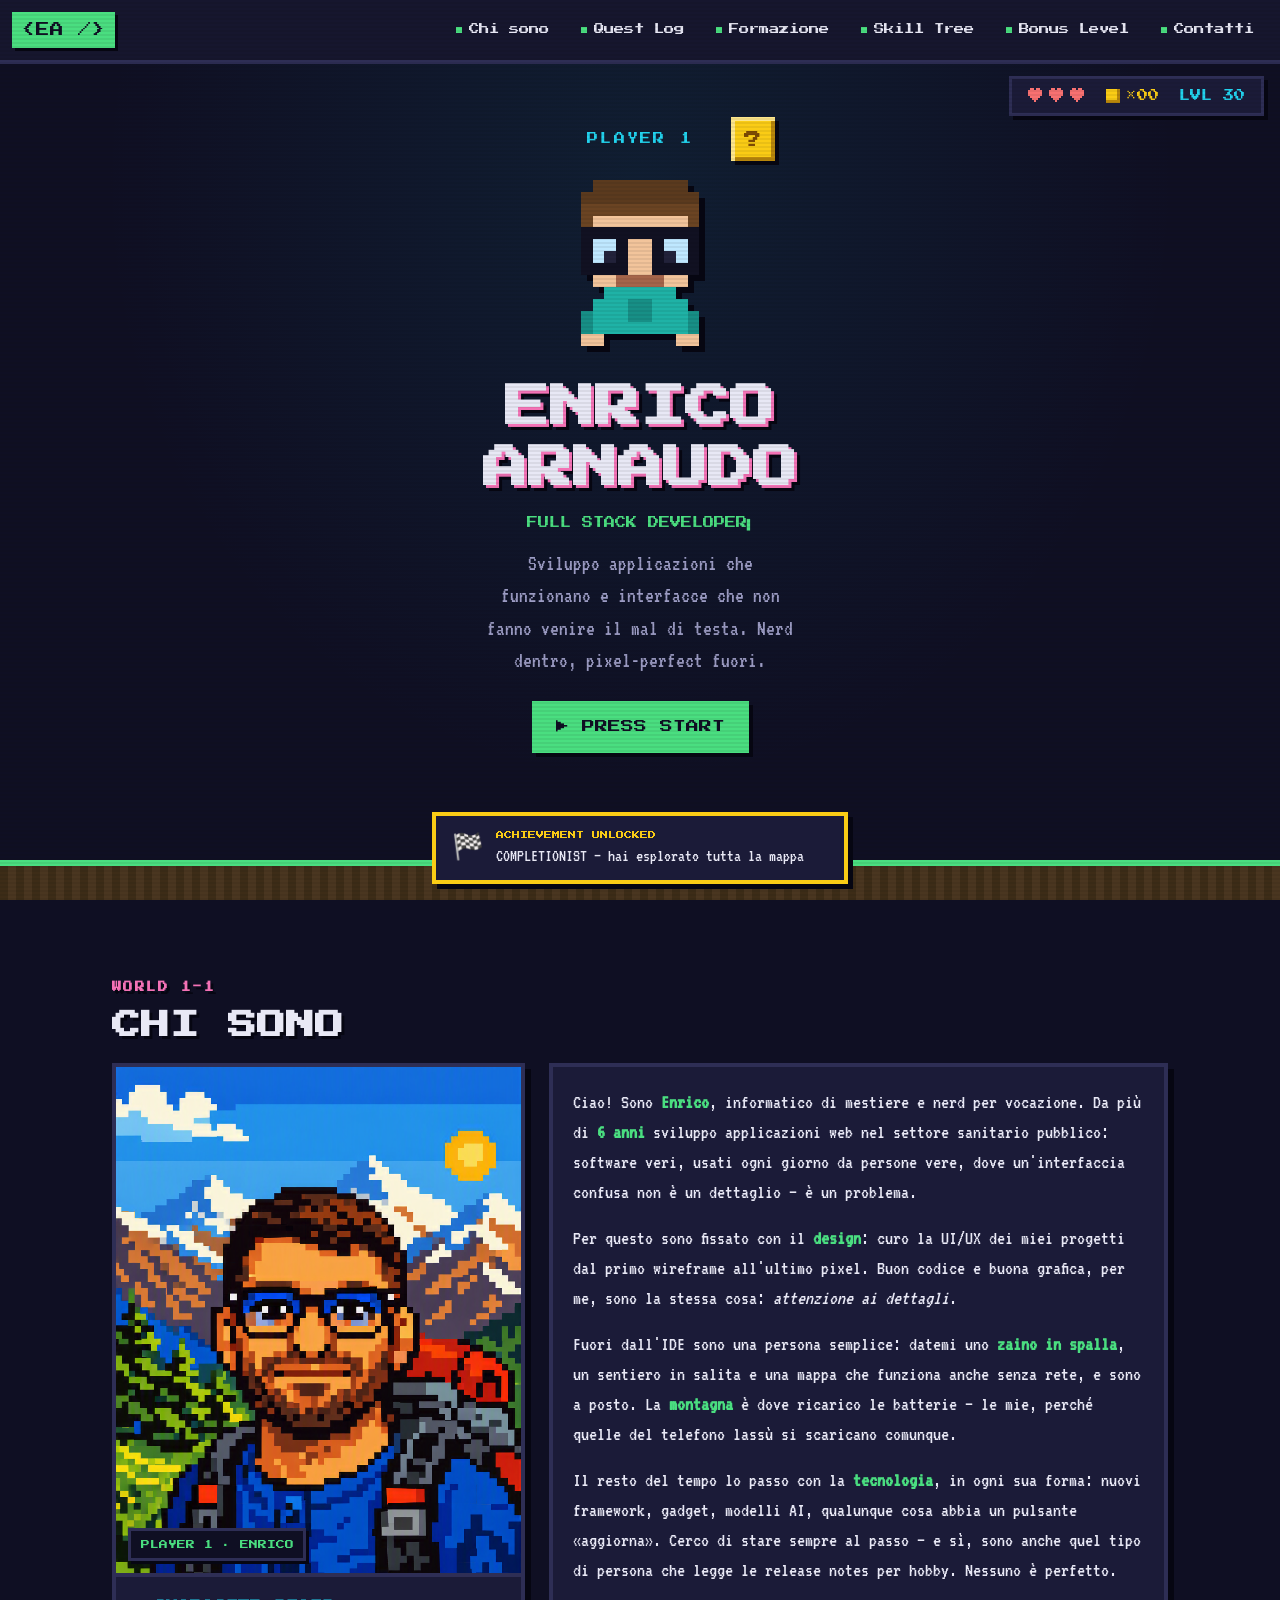
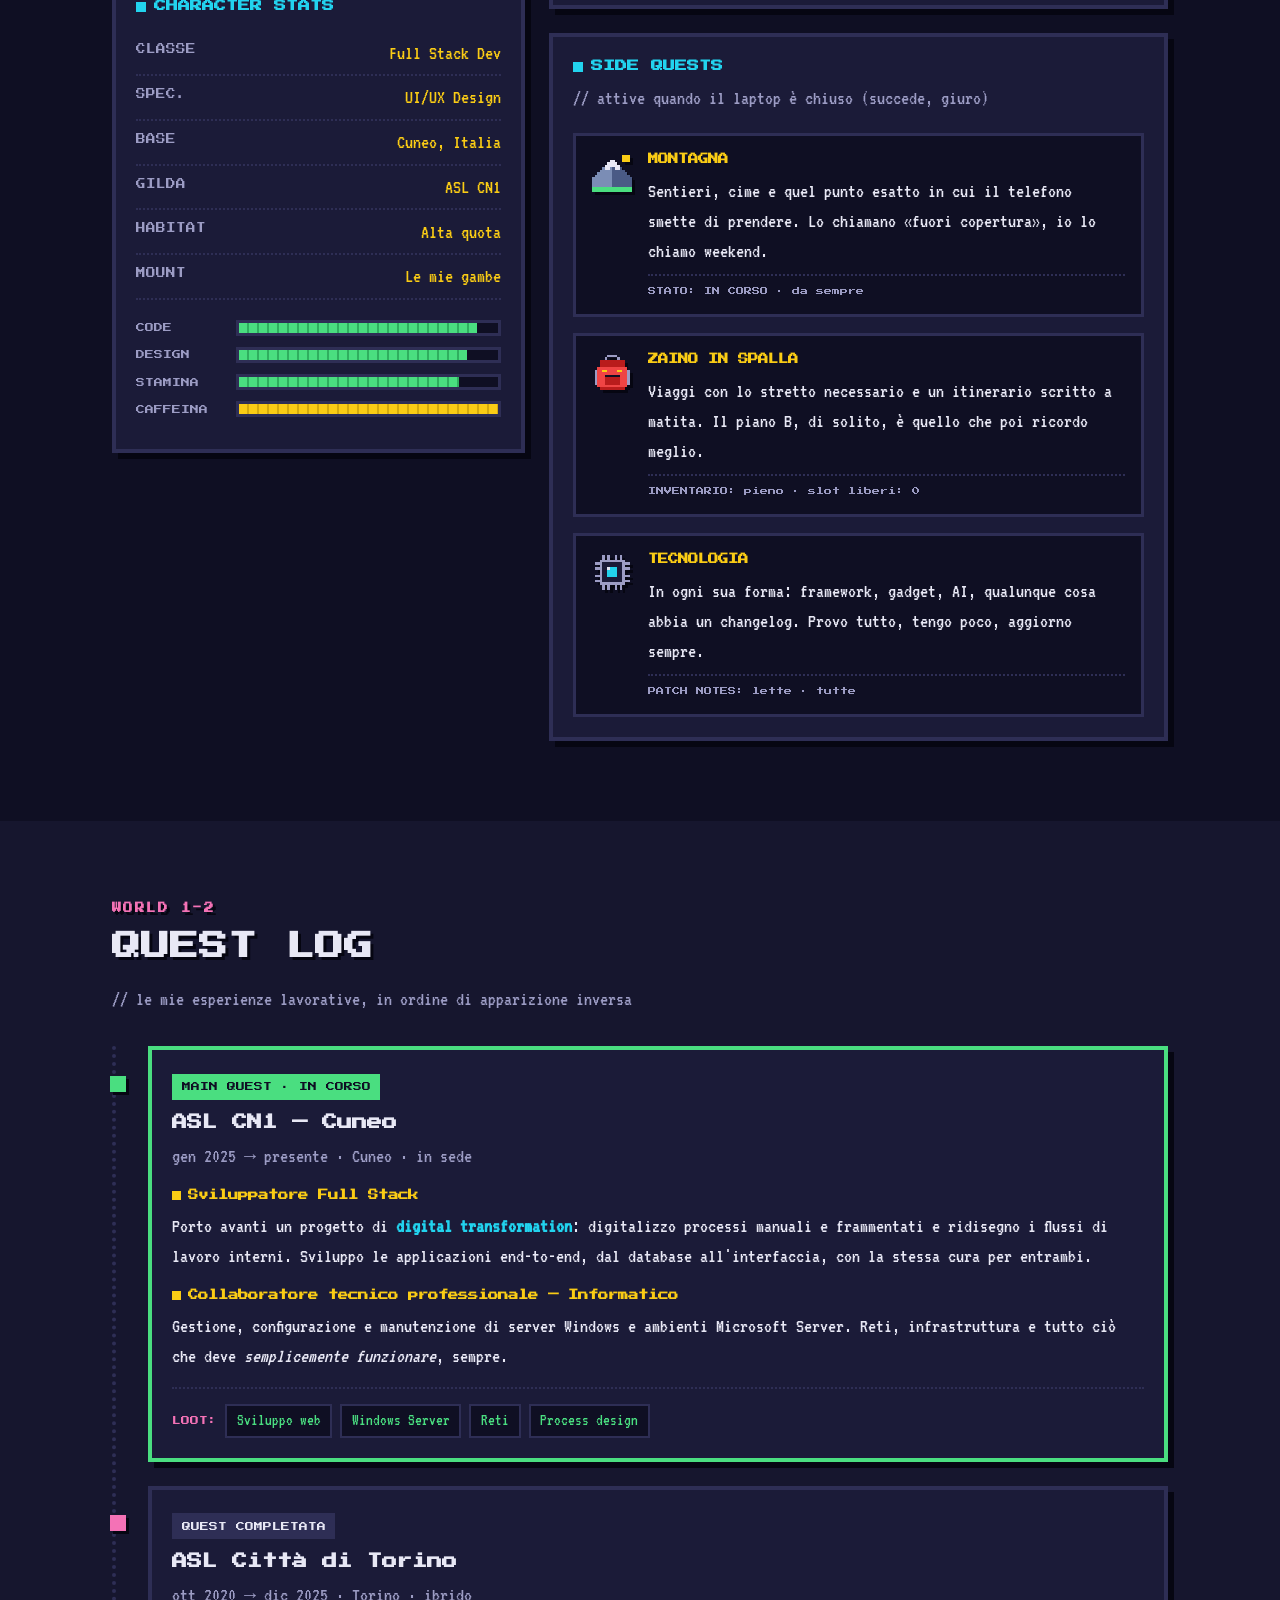
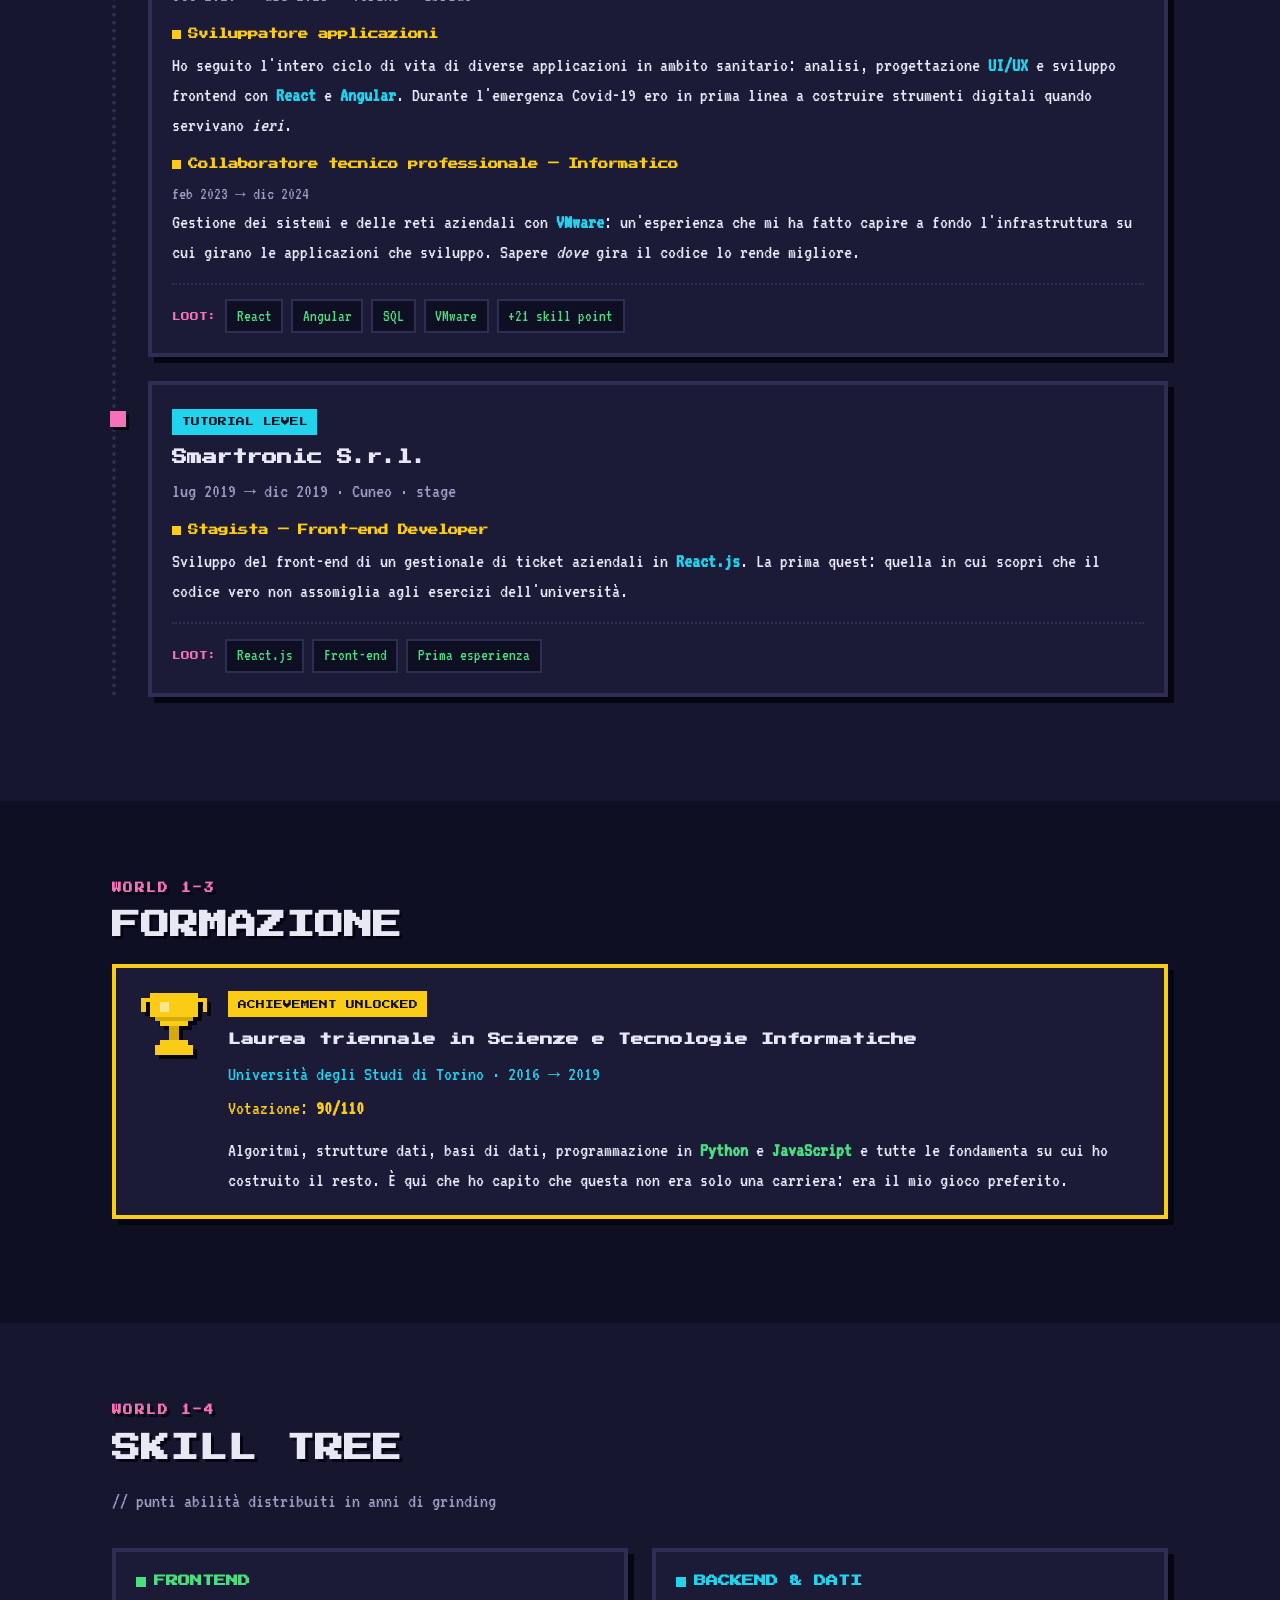
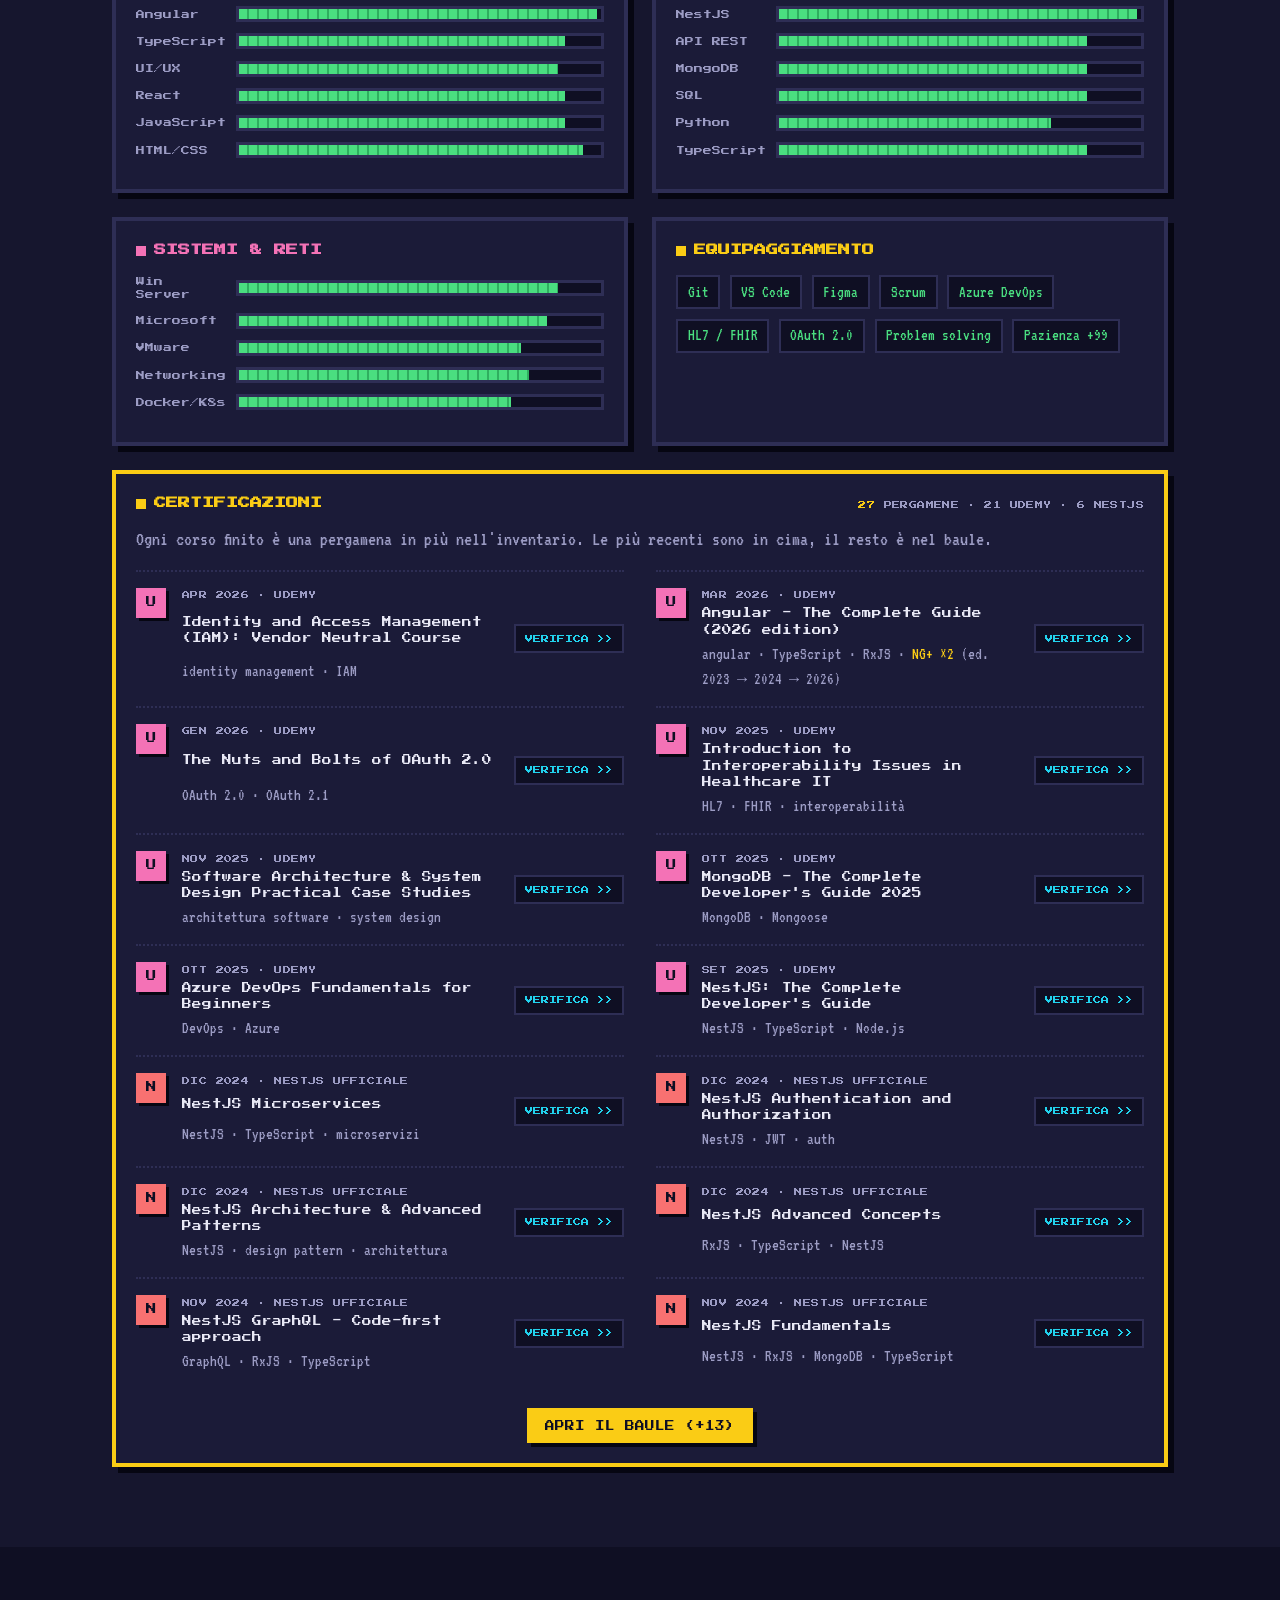
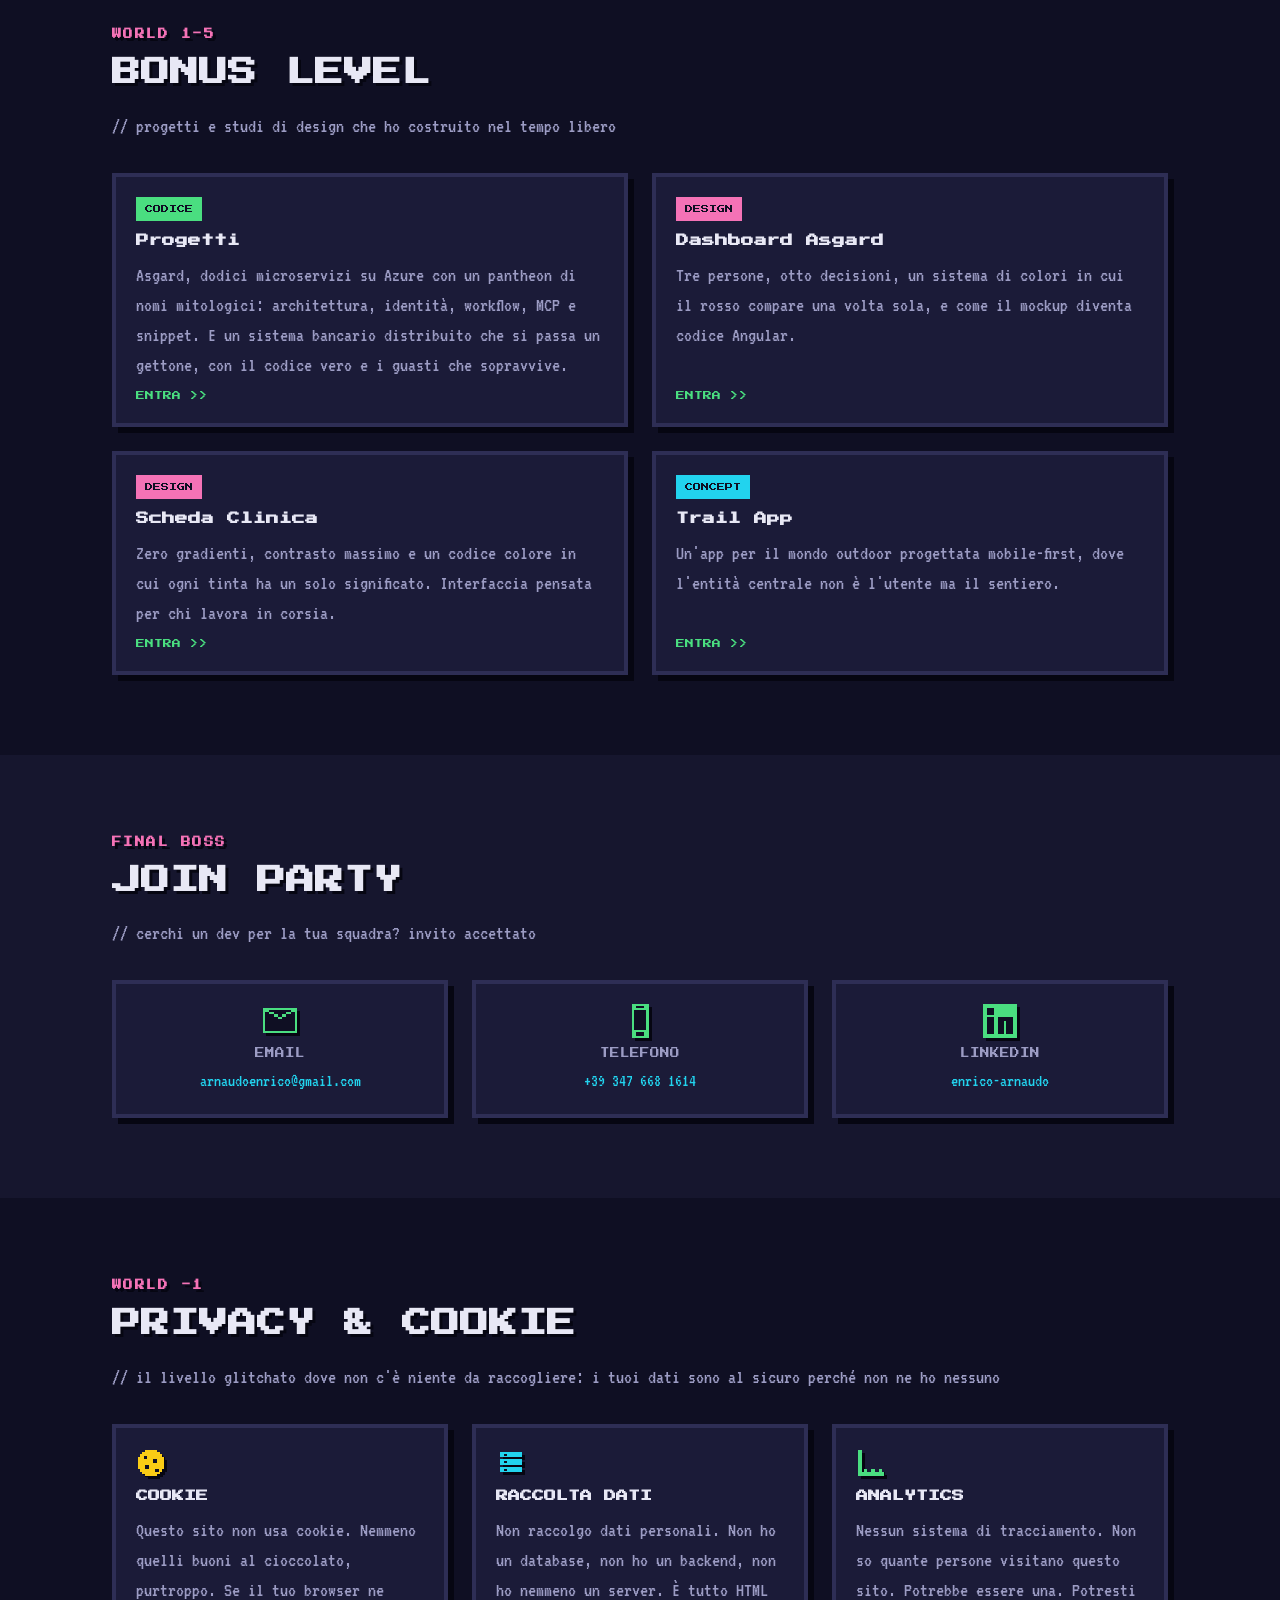
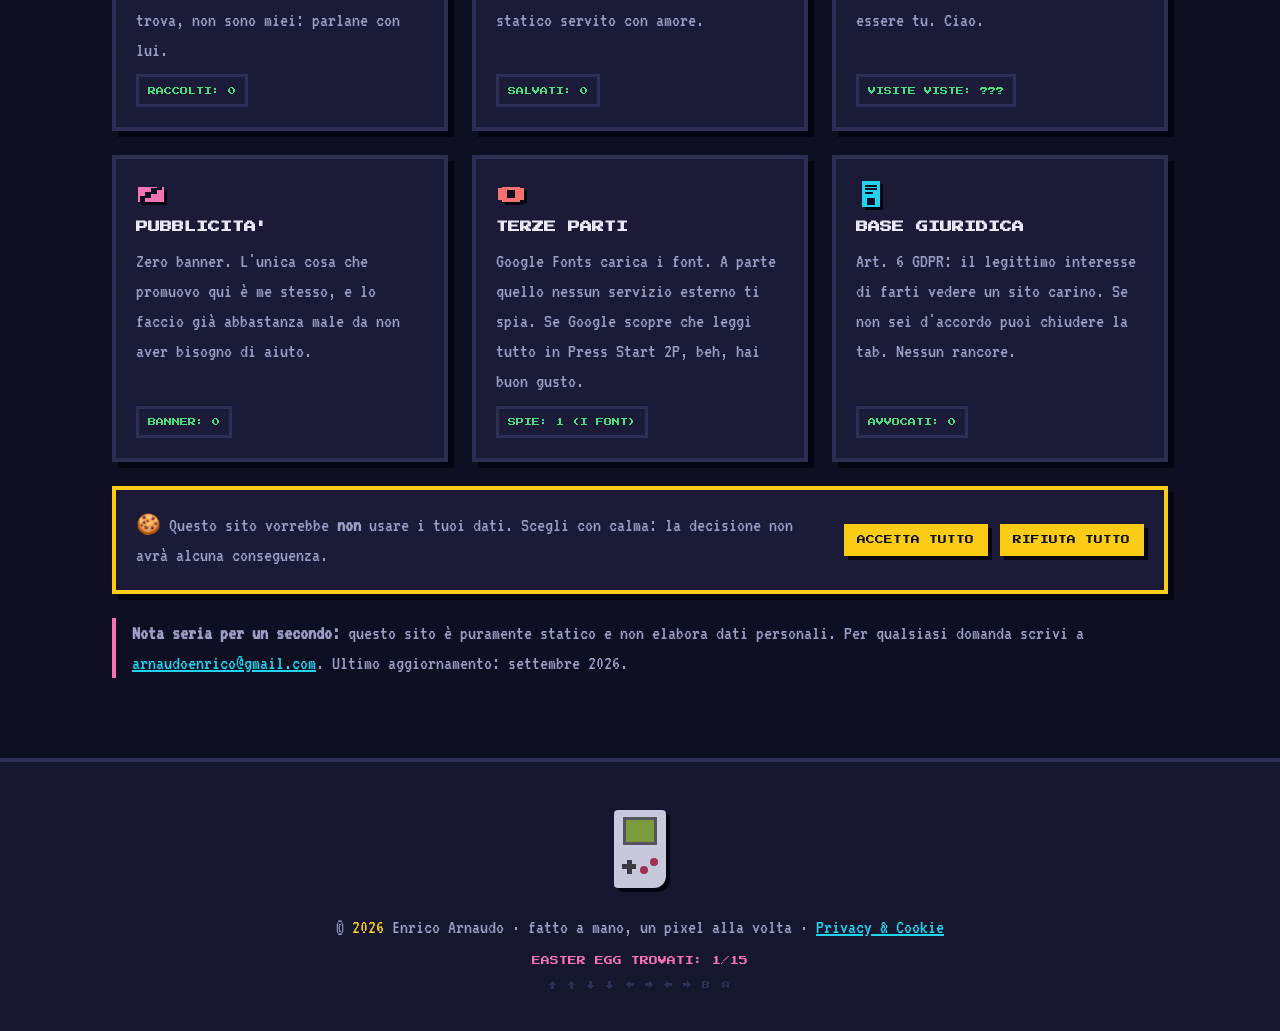
<file: index.html>
<!doctype html>
<html lang="it">
  <head>
    <meta charset="UTF-8" />
    <meta name="viewport" content="width=device-width, initial-scale=1.0" />
    <title>Enrico Arnaudo — Player 1 · Full Stack Dev</title>
    <meta
      name="description"
      content="Enrico Arnaudo — sviluppatore full stack e nerd di professione. Applicazioni web, UI/UX pixel-perfect e sistemi nel settore sanitario. Premi START per iniziare."
    />
    <meta name="theme-color" content="#0f0f23" />

    <!-- favicon pixel: la "E" verde, disegnata a mano in SVG -->
    <link
      rel="icon"
      href="data:image/svg+xml,%3Csvg xmlns='http://www.w3.org/2000/svg' viewBox='0 0 8 8' shape-rendering='crispEdges'%3E%3Crect width='8' height='8' fill='%230f0f23'/%3E%3Crect x='2' y='1' width='4' height='1' fill='%234ade80'/%3E%3Crect x='2' y='2' width='1' height='1' fill='%234ade80'/%3E%3Crect x='2' y='3' width='3' height='1' fill='%234ade80'/%3E%3Crect x='2' y='4' width='1' height='1' fill='%234ade80'/%3E%3Crect x='2' y='5' width='1' height='1' fill='%234ade80'/%3E%3Crect x='2' y='6' width='4' height='1' fill='%234ade80'/%3E%3C/svg%3E"
    />

    <!--
      ═══════════════════════════════════════════════════════════
       Ehi, tu. Sì, proprio tu che leggi il sorgente.
       Achievement sbloccato: CURIOSONE 🏆
       Suggerimenti per gli altri easter egg:
         · ↑ ↑ ↓ ↓ ← → ← → B A
         · prova a scrivere "nerd", "coffee" o "jedi"
         · il mio avatar odia essere cliccato 5 volte
         · i cuori si possono perdere...
         · nel footer c'è una console portatile funzionante
         · e il terreno sotto l'hero? si può correre.
      ═══════════════════════════════════════════════════════════
    -->

    <link rel="preconnect" href="https://fonts.googleapis.com" />
    <link rel="preconnect" href="https://fonts.gstatic.com" crossorigin />
    <link
      href="https://fonts.googleapis.com/css2?family=Press+Start+2P&family=VT323&display=swap"
      rel="stylesheet"
    />
    <link rel="stylesheet" href="css/pixel.css" />
  </head>

  <body>
    <!-- CRT scanlines + vignette -->
    <div class="crt-overlay" aria-hidden="true"></div>

    <!-- ═══════════════ NAVBAR ═══════════════ -->
    <nav class="navbar" id="navbar">
      <a href="#home" class="nav-logo" id="navLogo" aria-label="Home">
        <span class="logo-block">&lt;EA /&gt;</span>
      </a>

      <button class="hamburger" id="hamburger" aria-label="Menu" aria-expanded="false">
        <span></span><span></span><span></span>
      </button>

      <ul class="nav-links" id="navLinks">
        <li><a href="#about" class="nav-link">Chi sono</a></li>
        <li><a href="#quests" class="nav-link">Quest Log</a></li>
        <li><a href="#education" class="nav-link">Formazione</a></li>
        <li><a href="#skills" class="nav-link">Skill Tree</a></li>
        <li><a href="#portfolio" class="nav-link">Bonus Level</a></li>
        <li><a href="#contact" class="nav-link">Contatti</a></li>
      </ul>
    </nav>

    <!-- ═══════════════ HUD ═══════════════ -->
    <div class="hud" id="hud">
      <div class="hud-hearts" id="hudHearts" title="Non cliccarli. Fidati.">
        <span class="heart" data-heart>♥</span>
        <span class="heart" data-heart>♥</span>
        <span class="heart" data-heart>♥</span>
      </div>
      <div class="hud-coins" id="hudCoins">
        <span class="coin-icon" aria-hidden="true"></span>
        <span id="coinCount">×00</span>
      </div>
      <div class="hud-level" id="hudLevel">LVL 30</div>
    </div>

    <!-- ═══════════════ HERO ═══════════════ -->
    <header class="hero" id="home">
      <div class="hero-inner">
        <p class="hero-player">PLAYER 1</p>

        <div class="avatar-wrap">
          <!-- ? block: colpiscilo! -->
          <button class="qblock" id="qblock" aria-label="Blocco misterioso">?</button>

          <!-- Avatar pixel art (SVG 16×16) -->
          <div class="avatar" id="avatar" title="Clicca pure, tanto non succede niente. (5 volte)">
            <svg viewBox="0 0 16 16" shape-rendering="crispEdges" role="img" aria-label="Avatar pixel art di Enrico">
              <!-- capelli -->
              <rect x="4" y="1" width="8" height="1" fill="#5b3a1e"/>
              <rect x="3" y="2" width="10" height="1" fill="#5b3a1e"/>
              <rect x="3" y="3" width="10" height="1" fill="#6b4423"/>
              <rect x="3" y="4" width="2" height="1" fill="#6b4423"/>
              <rect x="11" y="4" width="2" height="1" fill="#6b4423"/>
              <!-- viso -->
              <rect x="4" y="4" width="8" height="1" fill="#f2c49b"/>
              <rect x="3" y="5" width="10" height="4" fill="#f2c49b"/>
              <rect x="4" y="9" width="8" height="1" fill="#f2c49b"/>
              <!-- occhiali da nerd -->
              <g class="glasses">
                <rect x="3" y="5" width="4" height="1" fill="#111122"/>
                <rect x="9" y="5" width="4" height="1" fill="#111122"/>
                <rect x="7" y="5" width="2" height="1" fill="#111122"/>
                <rect x="3" y="6" width="1" height="2" fill="#111122"/>
                <rect x="6" y="6" width="1" height="2" fill="#111122"/>
                <rect x="9" y="6" width="1" height="2" fill="#111122"/>
                <rect x="12" y="6" width="1" height="2" fill="#111122"/>
                <rect x="4" y="6" width="2" height="2" fill="#bfe8ff"/>
                <rect x="10" y="6" width="2" height="2" fill="#bfe8ff"/>
                <rect x="3" y="8" width="4" height="1" fill="#111122"/>
                <rect x="9" y="8" width="4" height="1" fill="#111122"/>
                <!-- occhi dietro le lenti -->
                <rect x="5" y="7" width="1" height="1" fill="#22223a"/>
                <rect x="10" y="7" width="1" height="1" fill="#22223a"/>
              </g>
              <!-- occhiali da sole (nascosti finché non... sai cosa fare) -->
              <g class="sunglasses" hidden>
                <rect x="3" y="5" width="10" height="1" fill="#000000"/>
                <rect x="3" y="6" width="4" height="2" fill="#000000"/>
                <rect x="9" y="6" width="4" height="2" fill="#000000"/>
                <rect x="7" y="6" width="2" height="1" fill="#000000"/>
                <rect x="4" y="6" width="1" height="1" fill="#3a3a5c"/>
                <rect x="10" y="6" width="1" height="1" fill="#3a3a5c"/>
              </g>
              <!-- bocca -->
              <rect x="6" y="9" width="4" height="1" fill="#a5654a" class="mouth"/>
              <!-- felpa -->
              <rect x="5" y="10" width="6" height="1" fill="#1fb2a6"/>
              <rect x="4" y="11" width="8" height="3" fill="#1fb2a6"/>
              <rect x="3" y="12" width="1" height="2" fill="#178f86"/>
              <rect x="12" y="12" width="1" height="2" fill="#178f86"/>
              <rect x="7" y="11" width="2" height="2" fill="#178f86"/>
              <!-- mani -->
              <rect x="3" y="14" width="2" height="1" fill="#f2c49b"/>
              <rect x="11" y="14" width="2" height="1" fill="#f2c49b"/>
            </svg>
          </div>
        </div>

        <h1 class="hero-title">ENRICO<br />ARNAUDO</h1>

        <p class="hero-sub">
          <!-- il testo iniziale fa da fallback se il JS non parte -->
          <span class="typewriter" id="typewriter">FULL STACK DEVELOPER</span><span class="cursor">▌</span>
        </p>

        <p class="hero-tag">
          Sviluppo applicazioni che funzionano e interfacce che non fanno
          venire il mal di testa. Nerd dentro, pixel-perfect fuori.
        </p>

        <a href="#about" class="press-start" id="pressStart">▶ PRESS START</a>
      </div>

      <!-- ═══════ RUNNER: easter egg giocabile ═══════ -->
      <div class="runner" id="runner" hidden>
        <div class="runner-bar">
          <span class="runner-pick">SCEGLI L'OMINO:</span>
          <span class="runner-chars" id="runnerChars"></span>
          <button class="runner-exit" id="runnerExit" type="button">ESCI</button>
        </div>
        <canvas id="runnerCanvas" aria-label="Gioco: salta gli ostacoli"></canvas>
        <p class="runner-help">SPAZIO o TOCCA per saltare &middot; ESC per uscire</p>
      </div>

      <button
        class="hero-ground"
        id="heroGround"
        type="button"
        title="Un terreno così liscio sembra fatto apposta per correrci. Provaci."
        aria-label="Avvia il gioco nascosto"
      >
        <span class="ground-sign" aria-hidden="true">?</span>
      </button>
    </header>

    <main>
      <!-- ═══════════════ ABOUT ═══════════════ -->
      <section class="section" id="about">
        <h2 class="section-title"><span class="title-level">WORLD 1-1</span>CHI SONO</h2>

        <div class="about-grid">
          <!-- scheda personaggio: ritratto + stats -->
          <div class="pixel-card char-card">
            <figure class="portrait">
              <img
                src="pixelart-profile.png"
                alt="Ritratto pixel art di Enrico: occhiali, barba, zaino in spalla e montagne innevate sullo sfondo"
                width="1024"
                height="1536"
                decoding="async"
                title="Ritratto ufficiale. La barba è a 16 bit."
              />
              <figcaption class="portrait-tag">PLAYER 1 · ENRICO</figcaption>
            </figure>

            <h3 class="card-heading">CHARACTER STATS</h3>
            <ul class="stats-list">
              <li>
                <span class="stat-name">CLASSE</span>
                <span class="stat-value">Full Stack Dev</span>
              </li>
              <li>
                <span class="stat-name">SPEC.</span>
                <span class="stat-value">UI/UX Design</span>
              </li>
              <li>
                <span class="stat-name">BASE</span>
                <span class="stat-value">Cuneo, Italia</span>
              </li>
              <li>
                <span class="stat-name">GILDA</span>
                <span class="stat-value">ASL CN1</span>
              </li>
              <li>
                <span class="stat-name">HABITAT</span>
                <span class="stat-value">Alta quota</span>
              </li>
              <li>
                <span class="stat-name">MOUNT</span>
                <span class="stat-value">Le mie gambe</span>
              </li>
            </ul>
            <div class="bar-row">
              <span class="bar-label">CODE</span>
              <div class="pixel-bar"><div class="bar-fill" style="--w: 92%"></div></div>
            </div>
            <div class="bar-row">
              <span class="bar-label">DESIGN</span>
              <div class="pixel-bar"><div class="bar-fill" style="--w: 88%"></div></div>
            </div>
            <div class="bar-row" title="Allenata in salita, un weekend alla volta.">
              <span class="bar-label">STAMINA</span>
              <div class="pixel-bar"><div class="bar-fill" style="--w: 85%"></div></div>
            </div>
            <div class="bar-row">
              <span class="bar-label">CAFFEINA</span>
              <div class="pixel-bar"><div class="bar-fill bar-max" style="--w: 100%"></div></div>
            </div>
          </div>

          <!-- bio -->
          <div class="pixel-card about-text">
            <p>
              Ciao! Sono <strong>Enrico</strong>, informatico di mestiere e nerd
              per vocazione. Da più di <strong>6 anni</strong> sviluppo
              applicazioni web nel settore sanitario pubblico: software veri,
              usati ogni giorno da persone vere, dove un'interfaccia confusa
              non è un dettaglio — è un problema.
            </p>
            <p>
              Per questo sono fissato con il <strong>design</strong>: curo la
              UI/UX dei miei progetti dal primo wireframe all'ultimo pixel.
              Buon codice e buona grafica, per me, sono la stessa cosa:
              <em>attenzione ai dettagli</em>.
            </p>
            <p>
              Fuori dall'IDE sono una persona semplice: datemi uno
              <strong>zaino in spalla</strong>, un sentiero in salita e una
              mappa che funziona anche senza rete, e sono a posto. La
              <strong>montagna</strong> è dove ricarico le batterie — le mie,
              perché quelle del telefono lassù si scaricano comunque.
            </p>
            <p>
              Il resto del tempo lo passo con la <strong>tecnologia</strong>,
              in ogni sua forma: nuovi framework, gadget, modelli AI, qualunque
              cosa abbia un pulsante «aggiorna». Cerco di stare sempre al passo
              — e sì, sono anche quel tipo di persona che legge le release
              notes per hobby. Nessuno è perfetto.
            </p>
          </div>

          <!-- hobby: le quest secondarie -->
          <div class="pixel-card side-quests">
            <h3 class="card-heading">SIDE QUESTS</h3>
            <p class="side-sub">// attive quando il laptop è chiuso (succede, giuro)</p>

            <ul class="side-grid">
              <li class="side-quest">
                <span class="side-icon" aria-hidden="true">
                  <svg viewBox="0 0 16 16" shape-rendering="crispEdges">
                    <!-- sole -->
                    <rect x="12" y="1" width="3" height="3" fill="#facc15"/>
                    <!-- cima innevata -->
                    <rect x="7" y="3" width="2" height="1" fill="#e8e8f5"/>
                    <rect x="6" y="4" width="4" height="1" fill="#e8e8f5"/>
                    <rect x="5" y="5" width="6" height="1" fill="#e8e8f5"/>
                    <!-- roccia: lato in luce / lato in ombra -->
                    <rect x="4" y="6" width="4" height="1" fill="#7b8db5"/>
                    <rect x="8" y="6" width="4" height="1" fill="#4a5a85"/>
                    <rect x="5" y="6" width="2" height="1" fill="#e8e8f5"/>
                    <rect x="9" y="6" width="2" height="1" fill="#e8e8f5"/>
                    <rect x="3" y="7" width="5" height="1" fill="#7b8db5"/>
                    <rect x="8" y="7" width="5" height="1" fill="#4a5a85"/>
                    <rect x="2" y="8" width="6" height="1" fill="#7b8db5"/>
                    <rect x="8" y="8" width="6" height="1" fill="#4a5a85"/>
                    <rect x="1" y="9" width="7" height="1" fill="#7b8db5"/>
                    <rect x="8" y="9" width="7" height="1" fill="#4a5a85"/>
                    <rect x="0" y="10" width="8" height="4" fill="#7b8db5"/>
                    <rect x="8" y="10" width="8" height="4" fill="#4a5a85"/>
                    <!-- prato -->
                    <rect x="0" y="14" width="16" height="2" fill="#4ade80"/>
                  </svg>
                </span>
                <div class="side-body">
                  <h4 class="side-title">MONTAGNA</h4>
                  <p>
                    Sentieri, cime e quel punto esatto in cui il telefono smette
                    di prendere. Lo chiamano «fuori copertura», io lo chiamo
                    weekend.
                  </p>
                  <span class="side-status">STATO: IN CORSO · da sempre</span>
                </div>
              </li>

              <li class="side-quest">
                <span class="side-icon" aria-hidden="true">
                  <svg viewBox="0 0 16 16" shape-rendering="crispEdges">
                    <!-- maniglia -->
                    <rect x="6" y="1" width="4" height="1" fill="#9c9cc4"/>
                    <rect x="5" y="2" width="1" height="1" fill="#9c9cc4"/>
                    <rect x="10" y="2" width="1" height="1" fill="#9c9cc4"/>
                    <!-- patella -->
                    <rect x="3" y="3" width="10" height="3" fill="#b91c1c"/>
                    <!-- corpo -->
                    <rect x="2" y="6" width="12" height="8" fill="#ef4444"/>
                    <!-- spallacci laterali -->
                    <rect x="1" y="7" width="1" height="6" fill="#9c9cc4"/>
                    <rect x="14" y="7" width="1" height="6" fill="#9c9cc4"/>
                    <!-- fibbie -->
                    <rect x="4" y="7" width="2" height="1" fill="#facc15"/>
                    <rect x="10" y="7" width="2" height="1" fill="#facc15"/>
                    <!-- tasca frontale con zip -->
                    <rect x="5" y="9" width="6" height="4" fill="#b91c1c"/>
                    <rect x="5" y="9" width="6" height="1" fill="#0f0f23"/>
                    <!-- fondo -->
                    <rect x="3" y="14" width="10" height="1" fill="#b91c1c"/>
                  </svg>
                </span>
                <div class="side-body">
                  <h4 class="side-title">ZAINO IN SPALLA</h4>
                  <p>
                    Viaggi con lo stretto necessario e un itinerario scritto a
                    matita. Il piano B, di solito, è quello che poi ricordo
                    meglio.
                  </p>
                  <span class="side-status">INVENTARIO: pieno · slot liberi: 0</span>
                </div>
              </li>

              <li class="side-quest">
                <span class="side-icon" aria-hidden="true">
                  <svg viewBox="0 0 16 16" shape-rendering="crispEdges">
                    <!-- pin -->
                    <rect x="4" y="1" width="1" height="2" fill="#9c9cc4"/>
                    <rect x="6" y="1" width="1" height="2" fill="#9c9cc4"/>
                    <rect x="9" y="1" width="1" height="2" fill="#9c9cc4"/>
                    <rect x="11" y="1" width="1" height="2" fill="#9c9cc4"/>
                    <rect x="4" y="13" width="1" height="2" fill="#9c9cc4"/>
                    <rect x="6" y="13" width="1" height="2" fill="#9c9cc4"/>
                    <rect x="9" y="13" width="1" height="2" fill="#9c9cc4"/>
                    <rect x="11" y="13" width="1" height="2" fill="#9c9cc4"/>
                    <rect x="1" y="4" width="2" height="1" fill="#9c9cc4"/>
                    <rect x="1" y="6" width="2" height="1" fill="#9c9cc4"/>
                    <rect x="1" y="9" width="2" height="1" fill="#9c9cc4"/>
                    <rect x="1" y="11" width="2" height="1" fill="#9c9cc4"/>
                    <rect x="13" y="4" width="2" height="1" fill="#9c9cc4"/>
                    <rect x="13" y="6" width="2" height="1" fill="#9c9cc4"/>
                    <rect x="13" y="9" width="2" height="1" fill="#9c9cc4"/>
                    <rect x="13" y="11" width="2" height="1" fill="#9c9cc4"/>
                    <!-- package -->
                    <rect x="3" y="3" width="10" height="10" fill="#9c9cc4"/>
                    <rect x="4" y="4" width="8" height="8" fill="#1b1b38"/>
                    <!-- core -->
                    <rect x="6" y="6" width="4" height="4" fill="#22d3ee"/>
                    <rect x="6" y="6" width="1" height="1" fill="#e8e8f5"/>
                  </svg>
                </span>
                <div class="side-body">
                  <h4 class="side-title">TECNOLOGIA</h4>
                  <p>
                    In ogni sua forma: framework, gadget, AI, qualunque cosa abbia
                    un changelog. Provo tutto, tengo poco, aggiorno sempre.
                  </p>
                  <span class="side-status">PATCH NOTES: lette · tutte</span>
                </div>
              </li>
            </ul>
          </div>
        </div>
      </section>

      <!-- ═══════════════ QUEST LOG / ESPERIENZA ═══════════════ -->
      <section class="section" id="quests">
        <h2 class="section-title"><span class="title-level">WORLD 1-2</span>QUEST LOG</h2>
        <p class="section-sub">// le mie esperienze lavorative, in ordine di apparizione inversa</p>

        <div class="quest-list">
          <!-- ASL CN1 -->
          <article class="pixel-card quest quest-active">
            <header class="quest-head">
              <span class="quest-badge badge-main">MAIN QUEST · IN CORSO</span>
              <h3 class="quest-org">ASL CN1 — Cuneo</h3>
              <p class="quest-meta">gen 2025 → presente · Cuneo · in sede</p>
            </header>

            <div class="quest-role">
              <h4>Sviluppatore Full Stack</h4>
              <p>
                Porto avanti un progetto di <strong>digital transformation</strong>:
                digitalizzo processi manuali e frammentati e ridisegno i flussi
                di lavoro interni. Sviluppo le applicazioni end-to-end, dal
                database all'interfaccia, con la stessa cura per entrambi.
              </p>
            </div>

            <div class="quest-role">
              <h4>Collaboratore tecnico professionale — Informatico</h4>
              <p>
                Gestione, configurazione e manutenzione di server Windows e
                ambienti Microsoft Server. Reti, infrastruttura e tutto ciò che
                deve <em>semplicemente funzionare</em>, sempre.
              </p>
            </div>

            <footer class="quest-loot">
              <span class="loot-label">LOOT:</span>
              <span class="loot-item">Sviluppo web</span>
              <span class="loot-item">Windows Server</span>
              <span class="loot-item">Reti</span>
              <span class="loot-item">Process design</span>
            </footer>
          </article>

          <!-- ASL Torino -->
          <article class="pixel-card quest">
            <header class="quest-head">
              <span class="quest-badge">QUEST COMPLETATA</span>
              <h3 class="quest-org">ASL Città di Torino</h3>
              <p class="quest-meta">ott 2020 → dic 2025 · Torino · ibrido</p>
            </header>

            <div class="quest-role">
              <h4>Sviluppatore applicazioni</h4>
              <p>
                Ho seguito l'intero ciclo di vita di diverse applicazioni in
                ambito sanitario: analisi, progettazione <strong>UI/UX</strong>
                e sviluppo frontend con <strong>React</strong> e
                <strong>Angular</strong>. Durante l'emergenza Covid-19 ero in
                prima linea a costruire strumenti digitali quando servivano
                <em>ieri</em>.
              </p>
            </div>

            <div class="quest-role">
              <h4>Collaboratore tecnico professionale — Informatico</h4>
              <p class="quest-role-meta">feb 2023 → dic 2024</p>
              <p>
                Gestione dei sistemi e delle reti aziendali con
                <strong>VMware</strong>: un'esperienza che mi ha fatto capire a
                fondo l'infrastruttura su cui girano le applicazioni che
                sviluppo. Sapere <em>dove</em> gira il codice lo rende migliore.
              </p>
            </div>

            <footer class="quest-loot">
              <span class="loot-label">LOOT:</span>
              <span class="loot-item">React</span>
              <span class="loot-item">Angular</span>
              <span class="loot-item">SQL</span>
              <span class="loot-item">VMware</span>
              <span class="loot-item">+21 skill point</span>
            </footer>
          </article>

          <!-- Smartronic -->
          <article class="pixel-card quest">
            <header class="quest-head">
              <span class="quest-badge badge-tutorial">TUTORIAL LEVEL</span>
              <h3 class="quest-org">Smartronic S.r.l.</h3>
              <p class="quest-meta">lug 2019 → dic 2019 · Cuneo · stage</p>
            </header>

            <div class="quest-role">
              <h4>Stagista — Front-end Developer</h4>
              <p>
                Sviluppo del front-end di un gestionale di ticket aziendali in
                <strong>React.js</strong>. La prima quest: quella in cui scopri
                che il codice vero non assomiglia agli esercizi dell'università.
              </p>
            </div>

            <footer class="quest-loot">
              <span class="loot-label">LOOT:</span>
              <span class="loot-item">React.js</span>
              <span class="loot-item">Front-end</span>
              <span class="loot-item">Prima esperienza</span>
            </footer>
          </article>
        </div>
      </section>

      <!-- ═══════════════ FORMAZIONE ═══════════════ -->
      <section class="section" id="education">
        <h2 class="section-title"><span class="title-level">WORLD 1-3</span>FORMAZIONE</h2>

        <div class="pixel-card edu-card">
          <div class="edu-trophy" aria-hidden="true"><svg viewBox="0 0 16 16" shape-rendering="crispEdges"><rect x="3" y="1" width="10" height="1" fill="#facc15"/><rect x="3" y="2" width="10" height="4" fill="#facc15"/><rect x="1" y="2" width="2" height="1" fill="#facc15"/><rect x="13" y="2" width="2" height="1" fill="#facc15"/><rect x="1" y="3" width="1" height="2" fill="#facc15"/><rect x="14" y="3" width="1" height="2" fill="#facc15"/><rect x="4" y="6" width="8" height="1" fill="#d4a90f"/><rect x="5" y="7" width="6" height="1" fill="#facc15"/><rect x="7" y="8" width="2" height="3" fill="#d4a90f"/><rect x="5" y="11" width="6" height="1" fill="#facc15"/><rect x="4" y="12" width="8" height="2" fill="#facc15"/><rect x="5" y="3" width="2" height="2" fill="#fde68a"/></svg></div>
          <div class="edu-body">
            <span class="quest-badge badge-edu">ACHIEVEMENT UNLOCKED</span>
            <h3 class="edu-title">Laurea triennale in Scienze e Tecnologie Informatiche</h3>
            <p class="edu-org">Università degli Studi di Torino · 2016 → 2019</p>
            <p class="edu-vote">Votazione: <strong>90/110</strong></p>
            <p class="edu-desc">
              Algoritmi, strutture dati, basi di dati, programmazione in
              <strong>Python</strong> e <strong>JavaScript</strong> e tutte le
              fondamenta su cui ho costruito il resto. È qui che ho capito che
              questa non era solo una carriera: era il mio gioco preferito.
            </p>
          </div>
        </div>
      </section>

      <!-- ═══════════════ SKILL TREE ═══════════════ -->
      <section class="section" id="skills">
        <h2 class="section-title"><span class="title-level">WORLD 1-4</span>SKILL TREE</h2>
        <p class="section-sub">// punti abilità distribuiti in anni di grinding</p>

        <div class="skills-grid">
          <div class="pixel-card skill-branch">
            <h3 class="card-heading branch-front">FRONTEND</h3>
            <div class="bar-row"><span class="bar-label">Angular</span><div class="pixel-bar"><div class="bar-fill" style="--w: 99%"></div></div></div>
            <div class="bar-row"><span class="bar-label">TypeScript</span><div class="pixel-bar"><div class="bar-fill" style="--w: 90%"></div></div></div>
            <div class="bar-row"><span class="bar-label">UI/UX</span><div class="pixel-bar"><div class="bar-fill" style="--w: 88%"></div></div></div>
            <div class="bar-row"><span class="bar-label">React</span><div class="pixel-bar"><div class="bar-fill" style="--w: 90%"></div></div></div>
            <div class="bar-row"><span class="bar-label">JavaScript</span><div class="pixel-bar"><div class="bar-fill" style="--w: 90%"></div></div></div>
            <div class="bar-row"><span class="bar-label">HTML/CSS</span><div class="pixel-bar"><div class="bar-fill" style="--w: 95%"></div></div></div>
          </div>

          <div class="pixel-card skill-branch">
            <h3 class="card-heading branch-back">BACKEND & DATI</h3>
            <div class="bar-row"><span class="bar-label">NestJS</span><div class="pixel-bar"><div class="bar-fill" style="--w: 99%"></div></div></div>
            <div class="bar-row"><span class="bar-label">API REST</span><div class="pixel-bar"><div class="bar-fill" style="--w: 85%"></div></div></div>
            <div class="bar-row"><span class="bar-label">MongoDB</span><div class="pixel-bar"><div class="bar-fill" style="--w: 85%"></div></div></div>
            <div class="bar-row"><span class="bar-label">SQL</span><div class="pixel-bar"><div class="bar-fill" style="--w: 85%"></div></div></div>
            <div class="bar-row"><span class="bar-label">Python</span><div class="pixel-bar"><div class="bar-fill" style="--w: 75%"></div></div></div>
            <div class="bar-row"><span class="bar-label">TypeScript</span><div class="pixel-bar"><div class="bar-fill" style="--w: 85%"></div></div></div>
          </div>

          <div class="pixel-card skill-branch">
            <h3 class="card-heading branch-sys">SISTEMI & RETI</h3>
            <div class="bar-row"><span class="bar-label">Win Server</span><div class="pixel-bar"><div class="bar-fill" style="--w: 88%"></div></div></div>
            <div class="bar-row"><span class="bar-label">Microsoft</span><div class="pixel-bar"><div class="bar-fill" style="--w: 85%"></div></div></div>
            <div class="bar-row"><span class="bar-label">VMware</span><div class="pixel-bar"><div class="bar-fill" style="--w: 78%"></div></div></div>
            <div class="bar-row"><span class="bar-label">Networking</span><div class="pixel-bar"><div class="bar-fill" style="--w: 80%"></div></div></div>
            <div class="bar-row"><span class="bar-label">Docker/K8s</span><div class="pixel-bar"><div class="bar-fill" style="--w: 75%"></div></div></div>
          </div>

          <div class="pixel-card skill-branch">
            <h3 class="card-heading branch-extra">EQUIPAGGIAMENTO</h3>
            <div class="loot-cloud">
              <span class="loot-item">Git</span>
              <span class="loot-item">VS Code</span>
              <span class="loot-item">Figma</span>
              <span class="loot-item">Scrum</span>
              <span class="loot-item">Azure DevOps</span>
              <span class="loot-item">HL7 / FHIR</span>
              <span class="loot-item">OAuth 2.0</span>
              <span class="loot-item">Problem solving</span>
              <span class="loot-item">Pazienza +99</span>
            </div>
          </div>

          <!-- Certificazioni: una pergamena per ogni corso finito.
               Un elemento per credenziale: Angular compare una volta sola
               perché le tre edizioni condividono lo stesso certificato Udemy. -->
          <div class="pixel-card skill-branch cert-card">
            <div class="cert-head">
              <h3 class="card-heading branch-cert">CERTIFICAZIONI</h3>
              <span class="cert-count"><b>27</b> PERGAMENE · 21 UDEMY · 6 NESTJS</span>
            </div>
            <p class="cert-intro">
              Ogni corso finito è una pergamena in più nell'inventario. Le più
              recenti sono in cima, il resto è nel baule.
            </p>

            <ul class="cert-list" id="certList">
              <li class="cert">
                <span class="cert-issuer" aria-hidden="true">U</span>
                <span class="cert-meta">APR 2026 · UDEMY</span>
                <span class="cert-name">Identity and Access Management (IAM): Vendor Neutral Course</span>
                <span class="cert-tags">identity management · IAM</span>
                <a class="cert-link" href="https://www.udemy.com/certificate/UC-fed85523-647a-49e2-82c8-d8b27af2bf73/" target="_blank" rel="noopener" title="Credenziale UC-fed85523-647a-49e2-82c8-d8b27af2bf73">VERIFICA &gt;&gt;</a>
              </li>
              <li class="cert">
                <span class="cert-issuer" aria-hidden="true">U</span>
                <span class="cert-meta">MAR 2026 · UDEMY</span>
                <span class="cert-name">Angular - The Complete Guide (2026 edition)</span>
                <span class="cert-tags">angular · TypeScript · RxJS · <em>NG+ ×2</em> (ed. 2023 → 2024 → 2026)</span>
                <a class="cert-link" href="https://www.udemy.com/certificate/UC-0050dea7-75b4-460d-8fa3-28c659ec9b21/" target="_blank" rel="noopener" title="Credenziale UC-0050dea7-75b4-460d-8fa3-28c659ec9b21">VERIFICA &gt;&gt;</a>
              </li>
              <li class="cert">
                <span class="cert-issuer" aria-hidden="true">U</span>
                <span class="cert-meta">GEN 2026 · UDEMY</span>
                <span class="cert-name">The Nuts and Bolts of OAuth 2.0</span>
                <span class="cert-tags">OAuth 2.0 · OAuth 2.1</span>
                <a class="cert-link" href="https://www.udemy.com/certificate/UC-25eaf124-31b7-4cd8-8a1e-61d373e0d150/" target="_blank" rel="noopener" title="Credenziale UC-25eaf124-31b7-4cd8-8a1e-61d373e0d150">VERIFICA &gt;&gt;</a>
              </li>
              <li class="cert">
                <span class="cert-issuer" aria-hidden="true">U</span>
                <span class="cert-meta">NOV 2025 · UDEMY</span>
                <span class="cert-name">Introduction to Interoperability Issues in Healthcare IT</span>
                <span class="cert-tags">HL7 · FHIR · interoperabilità</span>
                <a class="cert-link" href="https://www.udemy.com/certificate/UC-f43772c9-5b08-4ff3-8662-f14d3cfe4991/" target="_blank" rel="noopener" title="Credenziale UC-f43772c9-5b08-4ff3-8662-f14d3cfe4991">VERIFICA &gt;&gt;</a>
              </li>
              <li class="cert">
                <span class="cert-issuer" aria-hidden="true">U</span>
                <span class="cert-meta">NOV 2025 · UDEMY</span>
                <span class="cert-name">Software Architecture &amp; System Design Practical Case Studies</span>
                <span class="cert-tags">architettura software · system design</span>
                <a class="cert-link" href="https://www.udemy.com/certificate/UC-05059c9d-a8c1-4e6a-95bb-35173b2726af/" target="_blank" rel="noopener" title="Credenziale UC-05059c9d-a8c1-4e6a-95bb-35173b2726af">VERIFICA &gt;&gt;</a>
              </li>
              <li class="cert">
                <span class="cert-issuer" aria-hidden="true">U</span>
                <span class="cert-meta">OTT 2025 · UDEMY</span>
                <span class="cert-name">MongoDB - The Complete Developer's Guide 2025</span>
                <span class="cert-tags">MongoDB · Mongoose</span>
                <a class="cert-link" href="https://www.udemy.com/certificate/UC-c1c93311-c6f3-41e6-a197-89cb4a20e49b/" target="_blank" rel="noopener" title="Credenziale UC-c1c93311-c6f3-41e6-a197-89cb4a20e49b">VERIFICA &gt;&gt;</a>
              </li>
              <li class="cert">
                <span class="cert-issuer" aria-hidden="true">U</span>
                <span class="cert-meta">OTT 2025 · UDEMY</span>
                <span class="cert-name">Azure DevOps Fundamentals for Beginners</span>
                <span class="cert-tags">DevOps · Azure</span>
                <a class="cert-link" href="https://www.udemy.com/certificate/UC-8dd83d13-533b-441b-95c1-58a992caf2a7/" target="_blank" rel="noopener" title="Credenziale UC-8dd83d13-533b-441b-95c1-58a992caf2a7">VERIFICA &gt;&gt;</a>
              </li>
              <li class="cert">
                <span class="cert-issuer" aria-hidden="true">U</span>
                <span class="cert-meta">SET 2025 · UDEMY</span>
                <span class="cert-name">NestJS: The Complete Developer's Guide</span>
                <span class="cert-tags">NestJS · TypeScript · Node.js</span>
                <a class="cert-link" href="https://www.udemy.com/certificate/UC-efa1b988-6c3e-42a3-ad74-a563b2007fc4/" target="_blank" rel="noopener" title="Credenziale UC-efa1b988-6c3e-42a3-ad74-a563b2007fc4">VERIFICA &gt;&gt;</a>
              </li>
              <li class="cert">
                <span class="cert-issuer issuer-nest" aria-hidden="true">N</span>
                <span class="cert-meta">DIC 2024 · NESTJS UFFICIALE</span>
                <span class="cert-name">NestJS Microservices</span>
                <span class="cert-tags">NestJS · TypeScript · microservizi</span>
                <a class="cert-link" href="https://www.linkedin.com/in/enrico-arnaudo-1552a41b7/details/certifications/" target="_blank" rel="noopener" title="Credenziale cert_cqswqjcb — certificato PDF su LinkedIn">VERIFICA &gt;&gt;</a>
              </li>
              <li class="cert">
                <span class="cert-issuer issuer-nest" aria-hidden="true">N</span>
                <span class="cert-meta">DIC 2024 · NESTJS UFFICIALE</span>
                <span class="cert-name">NestJS Authentication and Authorization</span>
                <span class="cert-tags">NestJS · JWT · auth</span>
                <a class="cert-link" href="https://www.linkedin.com/in/enrico-arnaudo-1552a41b7/details/certifications/" target="_blank" rel="noopener" title="Credenziale cert_8y6ltbcy — certificato PDF su LinkedIn">VERIFICA &gt;&gt;</a>
              </li>
              <li class="cert">
                <span class="cert-issuer issuer-nest" aria-hidden="true">N</span>
                <span class="cert-meta">DIC 2024 · NESTJS UFFICIALE</span>
                <span class="cert-name">NestJS Architecture &amp; Advanced Patterns</span>
                <span class="cert-tags">NestJS · design pattern · architettura</span>
                <a class="cert-link" href="https://www.linkedin.com/in/enrico-arnaudo-1552a41b7/details/certifications/" target="_blank" rel="noopener" title="Credenziale cert_84qqfpd3 — certificato PDF su LinkedIn">VERIFICA &gt;&gt;</a>
              </li>
              <li class="cert">
                <span class="cert-issuer issuer-nest" aria-hidden="true">N</span>
                <span class="cert-meta">DIC 2024 · NESTJS UFFICIALE</span>
                <span class="cert-name">NestJS Advanced Concepts</span>
                <span class="cert-tags">RxJS · TypeScript · NestJS</span>
                <a class="cert-link" href="https://www.linkedin.com/in/enrico-arnaudo-1552a41b7/details/certifications/" target="_blank" rel="noopener" title="Credenziale cert_0bwyhtyv — certificato PDF su LinkedIn">VERIFICA &gt;&gt;</a>
              </li>
              <li class="cert">
                <span class="cert-issuer issuer-nest" aria-hidden="true">N</span>
                <span class="cert-meta">NOV 2024 · NESTJS UFFICIALE</span>
                <span class="cert-name">NestJS GraphQL - Code-first approach</span>
                <span class="cert-tags">GraphQL · RxJS · TypeScript</span>
                <a class="cert-link" href="https://www.linkedin.com/in/enrico-arnaudo-1552a41b7/details/certifications/" target="_blank" rel="noopener" title="Credenziale cert_y9xtyzqk — certificato PDF su LinkedIn">VERIFICA &gt;&gt;</a>
              </li>
              <li class="cert">
                <span class="cert-issuer issuer-nest" aria-hidden="true">N</span>
                <span class="cert-meta">NOV 2024 · NESTJS UFFICIALE</span>
                <span class="cert-name">NestJS Fundamentals</span>
                <span class="cert-tags">NestJS · RxJS · MongoDB · TypeScript</span>
                <a class="cert-link" href="https://www.linkedin.com/in/enrico-arnaudo-1552a41b7/details/certifications/" target="_blank" rel="noopener" title="Credenziale cert_9kj7jbmf — certificato PDF su LinkedIn">VERIFICA &gt;&gt;</a>
              </li>

              <!-- da qui in giù: nel baule (collassate via JS) -->
              <li class="cert cert-extra">
                <span class="cert-issuer" aria-hidden="true">U</span>
                <span class="cert-meta">OTT 2024 · UDEMY</span>
                <span class="cert-name">MongoDB - The Complete Developer's Guide 2024</span>
                <span class="cert-tags">MongoDB</span>
                <a class="cert-link" href="https://www.udemy.com/certificate/UC-10c88b6a-e990-4de5-b70e-7abb4bd5dcfb/" target="_blank" rel="noopener" title="Credenziale UC-10c88b6a-e990-4de5-b70e-7abb4bd5dcfb">VERIFICA &gt;&gt;</a>
              </li>
              <li class="cert cert-extra">
                <span class="cert-issuer" aria-hidden="true">U</span>
                <span class="cert-meta">AGO 2024 · UDEMY</span>
                <span class="cert-name">Beginners guide to HL7 Standards &amp; HealthIT Interoperability</span>
                <span class="cert-tags">HL7 · FHIR</span>
                <a class="cert-link" href="https://www.udemy.com/certificate/UC-0d8fc65a-919c-4552-a6e5-47df0ca87d61/" target="_blank" rel="noopener" title="Credenziale UC-0d8fc65a-919c-4552-a6e5-47df0ca87d61">VERIFICA &gt;&gt;</a>
              </li>
              <li class="cert cert-extra">
                <span class="cert-issuer" aria-hidden="true">U</span>
                <span class="cert-meta">GIU 2024 · UDEMY</span>
                <span class="cert-name">Intune (MDM / MAM) Microsoft training course</span>
                <span class="cert-tags">Intune · MDM · MAM</span>
                <a class="cert-link" href="https://www.udemy.com/certificate/UC-4bc7bdfa-420c-420e-acde-2f3142956b75/" target="_blank" rel="noopener" title="Credenziale UC-4bc7bdfa-420c-420e-acde-2f3142956b75">VERIFICA &gt;&gt;</a>
              </li>
              <li class="cert cert-extra">
                <span class="cert-issuer" aria-hidden="true">U</span>
                <span class="cert-meta">MAG 2024 · UDEMY</span>
                <span class="cert-name">Windows Server 2022 administration course</span>
                <span class="cert-tags">Hyper-V · Windows Server</span>
                <a class="cert-link" href="https://www.udemy.com/certificate/UC-a44e6979-072f-4271-a69c-7e1a663d361f/" target="_blank" rel="noopener" title="Credenziale UC-a44e6979-072f-4271-a69c-7e1a663d361f">VERIFICA &gt;&gt;</a>
              </li>
              <li class="cert cert-extra">
                <span class="cert-issuer" aria-hidden="true">U</span>
                <span class="cert-meta">APR 2024 · UDEMY</span>
                <span class="cert-name">PowerShell from Beginner To Sheller And Scripter</span>
                <span class="cert-tags">PowerShell · Active Directory · amministrazione server</span>
                <a class="cert-link" href="https://www.udemy.com/certificate/UC-c07e4a25-e904-4b2d-a142-47222d951fd7/" target="_blank" rel="noopener" title="Credenziale UC-c07e4a25-e904-4b2d-a142-47222d951fd7">VERIFICA &gt;&gt;</a>
              </li>
              <li class="cert cert-extra">
                <span class="cert-issuer" aria-hidden="true">U</span>
                <span class="cert-meta">APR 2024 · UDEMY</span>
                <span class="cert-name">Healthcare IT Decoded</span>
                <span class="cert-tags">HL7 · FHIR</span>
                <a class="cert-link" href="https://www.udemy.com/certificate/UC-26ac5c18-4dee-4f52-80c0-dd2671c00c6d/" target="_blank" rel="noopener" title="Credenziale UC-26ac5c18-4dee-4f52-80c0-dd2671c00c6d">VERIFICA &gt;&gt;</a>
              </li>
              <li class="cert cert-extra">
                <span class="cert-issuer" aria-hidden="true">U</span>
                <span class="cert-meta">MAR 2024 · UDEMY</span>
                <span class="cert-name">Docker &amp; Kubernetes: The Practical Guide [2024 Edition]</span>
                <span class="cert-tags">Docker · Kubernetes</span>
                <a class="cert-link" href="https://www.udemy.com/certificate/UC-6db8b1fe-6c0c-4d97-af50-e17d3cade64a/" target="_blank" rel="noopener" title="Credenziale UC-6db8b1fe-6c0c-4d97-af50-e17d3cade64a">VERIFICA &gt;&gt;</a>
              </li>
              <li class="cert cert-extra">
                <span class="cert-issuer" aria-hidden="true">U</span>
                <span class="cert-meta">NOV 2023 · UDEMY</span>
                <span class="cert-name">Software Architecture &amp; Design of Modern Large Scale Systems</span>
                <span class="cert-tags">architettura software · sistemi distribuiti</span>
                <a class="cert-link" href="https://www.udemy.com/certificate/UC-dd46a335-3cf1-485f-859a-771166e805ba/" target="_blank" rel="noopener" title="Credenziale UC-dd46a335-3cf1-485f-859a-771166e805ba">VERIFICA &gt;&gt;</a>
              </li>
              <li class="cert cert-extra">
                <span class="cert-issuer" aria-hidden="true">U</span>
                <span class="cert-meta">GEN 2023 · UDEMY</span>
                <span class="cert-name">Introduzione a Nginx</span>
                <span class="cert-tags">Nginx · load balancing · Docker</span>
                <a class="cert-link" href="https://www.udemy.com/certificate/UC-8d97e51b-130c-44f8-911d-0dc9fabd122c/" target="_blank" rel="noopener" title="Credenziale UC-8d97e51b-130c-44f8-911d-0dc9fabd122c">VERIFICA &gt;&gt;</a>
              </li>
              <li class="cert cert-extra">
                <span class="cert-issuer" aria-hidden="true">U</span>
                <span class="cert-meta">GEN 2023 · UDEMY</span>
                <span class="cert-name">Python Django - The Practical Guide</span>
                <span class="cert-tags">Python · Django</span>
                <a class="cert-link" href="https://www.linkedin.com/in/enrico-arnaudo-1552a41b7/details/certifications/" target="_blank" rel="noopener" title="Certificato su LinkedIn">VERIFICA &gt;&gt;</a>
              </li>
              <li class="cert cert-extra">
                <span class="cert-issuer" aria-hidden="true">U</span>
                <span class="cert-meta">DIC 2022 · UDEMY</span>
                <span class="cert-name">The Complete Flutter UI Masterclass | iOS, Android, &amp; Web</span>
                <span class="cert-tags">Flutter · front-end · mobile</span>
                <a class="cert-link" href="https://www.udemy.com/certificate/UC-747c2e75-cec7-44fb-b849-6cfb8f3e8d57/" target="_blank" rel="noopener" title="Credenziale UC-747c2e75-cec7-44fb-b849-6cfb8f3e8d57">VERIFICA &gt;&gt;</a>
              </li>
              <li class="cert cert-extra">
                <span class="cert-issuer" aria-hidden="true">U</span>
                <span class="cert-meta">DIC 2022 · UDEMY</span>
                <span class="cert-name">React - The Complete Guide (incl Hooks, React Router, Redux)</span>
                <span class="cert-tags">React · Redux · TypeScript</span>
                <a class="cert-link" href="https://www.udemy.com/certificate/UC-49fc1dc1-bcc9-4013-9734-256bbb14d031/" target="_blank" rel="noopener" title="Credenziale UC-49fc1dc1-bcc9-4013-9734-256bbb14d031">VERIFICA &gt;&gt;</a>
              </li>
              <li class="cert cert-extra">
                <span class="cert-issuer" aria-hidden="true">U</span>
                <span class="cert-meta">NOV 2022 · UDEMY</span>
                <span class="cert-name">CSS - The Complete Guide 2023 (incl. Flexbox, Grid &amp; Sass)</span>
                <span class="cert-tags">CSS · Flexbox · Grid · Sass</span>
                <a class="cert-link" href="https://www.udemy.com/certificate/UC-bc752a7d-d9af-424a-887e-3802f433ff26/" target="_blank" rel="noopener" title="Credenziale UC-bc752a7d-d9af-424a-887e-3802f433ff26">VERIFICA &gt;&gt;</a>
              </li>
            </ul>

            <!-- il JS lo mostra e chiude il baule; senza JS si vede tutto -->
            <button type="button" class="cert-more" id="certMore" aria-controls="certList" aria-expanded="true" hidden>
              APRI IL BAULE (+13)
            </button>
          </div>
        </div>
      </section>

      <!-- ═══════════════ PORTFOLIO ═══════════════ -->
      <section class="section" id="portfolio">
        <h2 class="section-title"><span class="title-level">WORLD 1-5</span>BONUS LEVEL</h2>
        <p class="section-sub">// progetti e studi di design che ho costruito nel tempo libero</p>

        <div class="portfolio-grid">
          <a class="pixel-card port-card" href="projects.html">
            <span class="port-tag tag-code">CODICE</span>
            <h3 class="port-title">Progetti</h3>
            <p class="port-desc">
              Asgard, dodici microservizi su Azure con un pantheon di nomi
              mitologici: architettura, identità, workflow, MCP e snippet. E un
              sistema bancario distribuito che si passa un gettone, con il
              codice vero e i guasti che sopravvive.
            </p>
            <span class="port-go">ENTRA &gt;&gt;</span>
          </a>

          <a class="pixel-card port-card" href="design-showcase.html">
            <span class="port-tag tag-design">DESIGN</span>
            <h3 class="port-title">Dashboard Asgard</h3>
            <p class="port-desc">
              Tre persone, otto decisioni, un sistema di colori in cui il
              rosso compare una volta sola, e come il mockup diventa codice
              Angular.
            </p>
            <span class="port-go">ENTRA &gt;&gt;</span>
          </a>

          <a class="pixel-card port-card" href="design-showcase-panel.html">
            <span class="port-tag tag-design">DESIGN</span>
            <h3 class="port-title">Scheda Clinica</h3>
            <p class="port-desc">
              Zero gradienti, contrasto massimo e un codice colore in cui ogni
              tinta ha un solo significato. Interfaccia pensata per chi lavora
              in corsia.
            </p>
            <span class="port-go">ENTRA &gt;&gt;</span>
          </a>

          <a class="pixel-card port-card" href="design-showcase-rambler.html">
            <span class="port-tag tag-concept">CONCEPT</span>
            <h3 class="port-title">Trail App</h3>
            <p class="port-desc">
              Un'app per il mondo outdoor progettata mobile-first, dove
              l'entità centrale non è l'utente ma il sentiero.
            </p>
            <span class="port-go">ENTRA &gt;&gt;</span>
          </a>
        </div>
      </section>

      <!-- ═══════════════ CONTATTI ═══════════════ -->
      <section class="section" id="contact">
        <h2 class="section-title"><span class="title-level">FINAL BOSS</span>JOIN PARTY</h2>
        <p class="section-sub">// cerchi un dev per la tua squadra? invito accettato</p>

        <div class="contact-grid">
          <a class="pixel-card contact-card" href="mailto:arnaudoenrico@gmail.com">
            <span class="contact-icon"><svg viewBox="0 0 16 12" shape-rendering="crispEdges" aria-hidden="true"><rect x="0" y="0" width="16" height="12" fill="#4ade80"/><rect x="1" y="1" width="14" height="10" fill="#0f0f23"/><rect x="1" y="1" width="2" height="1" fill="#4ade80"/><rect x="13" y="1" width="2" height="1" fill="#4ade80"/><rect x="3" y="2" width="2" height="1" fill="#4ade80"/><rect x="11" y="2" width="2" height="1" fill="#4ade80"/><rect x="5" y="3" width="2" height="1" fill="#4ade80"/><rect x="9" y="3" width="2" height="1" fill="#4ade80"/><rect x="7" y="4" width="2" height="1" fill="#4ade80"/></svg></span>
            <span class="contact-label">EMAIL</span>
            <span class="contact-value">arnaudoenrico@gmail.com</span>
          </a>
          <a class="pixel-card contact-card" href="tel:+393476681614">
            <span class="contact-icon"><svg viewBox="0 0 16 16" shape-rendering="crispEdges" aria-hidden="true"><rect x="4" y="0" width="8" height="16" fill="#4ade80"/><rect x="5" y="3" width="6" height="9" fill="#0f0f23"/><rect x="6" y="1" width="4" height="1" fill="#0f0f23"/><rect x="6" y="13" width="4" height="2" fill="#0f0f23"/></svg></span>
            <span class="contact-label">TELEFONO</span>
            <span class="contact-value">+39 347 668 1614</span>
          </a>
          <a
            class="pixel-card contact-card"
            href="https://www.linkedin.com/in/enrico-arnaudo-1552a41b7"
            target="_blank"
            rel="noopener"
          >
            <span class="contact-icon"><svg viewBox="0 0 16 16" shape-rendering="crispEdges" aria-hidden="true"><rect x="0" y="0" width="16" height="16" fill="#4ade80"/><rect x="2" y="2" width="3" height="3" fill="#0f0f23"/><rect x="2" y="6" width="3" height="8" fill="#0f0f23"/><rect x="7" y="6" width="3" height="8" fill="#0f0f23"/><rect x="10" y="6" width="4" height="2" fill="#0f0f23"/><rect x="11" y="8" width="3" height="6" fill="#0f0f23"/></svg></span>
            <span class="contact-label">LINKEDIN</span>
            <span class="contact-value">enrico-arnaudo</span>
          </a>
        </div>
      </section>

      <!-- ═══════════════ PRIVACY & COOKIE ═══════════════ -->
      <section class="section" id="privacy">
        <h2 class="section-title"><span class="title-level">WORLD -1</span>PRIVACY &amp; COOKIE</h2>
        <p class="section-sub">// il livello glitchato dove non c'è niente da raccogliere: i tuoi dati sono al sicuro perché non ne ho nessuno</p>

        <div class="privacy-grid">
          <div class="pixel-card priv-card">
            <span class="priv-icon"><svg viewBox="0 0 16 16" shape-rendering="crispEdges" aria-hidden="true"><rect x="5" y="1" width="6" height="1" fill="#facc15"/><rect x="3" y="2" width="10" height="1" fill="#facc15"/><rect x="2" y="3" width="12" height="2" fill="#facc15"/><rect x="1" y="5" width="14" height="6" fill="#facc15"/><rect x="2" y="11" width="12" height="2" fill="#facc15"/><rect x="3" y="13" width="10" height="1" fill="#facc15"/><rect x="5" y="14" width="6" height="1" fill="#facc15"/><rect x="4" y="4" width="2" height="2" fill="#0f0f23"/><rect x="9" y="6" width="2" height="2" fill="#0f0f23"/><rect x="5" y="9" width="2" height="2" fill="#0f0f23"/><rect x="10" y="11" width="2" height="2" fill="#0f0f23"/></svg></span>
            <h3 class="priv-title">COOKIE</h3>
            <p class="priv-desc">
              Questo sito non usa cookie. Nemmeno quelli buoni al cioccolato,
              purtroppo. Se il tuo browser ne trova, non sono miei: parlane
              con lui.
            </p>
            <span class="priv-stat">RACCOLTI: 0</span>
          </div>

          <div class="pixel-card priv-card">
            <span class="priv-icon"><svg viewBox="0 0 16 16" shape-rendering="crispEdges" aria-hidden="true"><rect x="2" y="2" width="12" height="3" fill="#22d3ee"/><rect x="2" y="6" width="12" height="3" fill="#22d3ee"/><rect x="2" y="10" width="12" height="3" fill="#22d3ee"/><rect x="4" y="3" width="2" height="1" fill="#0f0f23"/><rect x="4" y="7" width="2" height="1" fill="#0f0f23"/><rect x="4" y="11" width="2" height="1" fill="#0f0f23"/></svg></span>
            <h3 class="priv-title">RACCOLTA DATI</h3>
            <p class="priv-desc">
              Non raccolgo dati personali. Non ho un database, non ho un
              backend, non ho nemmeno un server. È tutto HTML statico servito
              con amore.
            </p>
            <span class="priv-stat">SALVATI: 0</span>
          </div>

          <div class="pixel-card priv-card">
            <span class="priv-icon"><svg viewBox="0 0 16 16" shape-rendering="crispEdges" aria-hidden="true"><rect x="1" y="1" width="2" height="14" fill="#4ade80"/><rect x="1" y="13" width="14" height="2" fill="#4ade80"/><rect x="4" y="11" width="2" height="2" fill="#4ade80"/><rect x="8" y="11" width="2" height="2" fill="#4ade80"/><rect x="12" y="11" width="2" height="2" fill="#4ade80"/></svg></span>
            <h3 class="priv-title">ANALYTICS</h3>
            <p class="priv-desc">
              Nessun sistema di tracciamento. Non so quante persone visitano
              questo sito. Potrebbe essere una. Potresti essere tu. Ciao.
            </p>
            <span class="priv-stat">VISITE VISTE: ???</span>
          </div>

          <div class="pixel-card priv-card">
            <span class="priv-icon"><svg viewBox="0 0 16 16" shape-rendering="crispEdges" aria-hidden="true"><rect x="1" y="4" width="14" height="8" fill="#f472b6"/><rect x="2" y="9" width="3" height="3" fill="#0f0f23"/><rect x="5" y="7" width="3" height="3" fill="#0f0f23"/><rect x="8" y="5" width="3" height="3" fill="#0f0f23"/><rect x="11" y="4" width="3" height="2" fill="#0f0f23"/></svg></span>
            <h3 class="priv-title">PUBBLICITA'</h3>
            <p class="priv-desc">
              Zero banner. L'unica cosa che promuovo qui è me stesso, e lo
              faccio già abbastanza male da non aver bisogno di aiuto.
            </p>
            <span class="priv-stat">BANNER: 0</span>
          </div>

          <div class="pixel-card priv-card">
            <span class="priv-icon"><svg viewBox="0 0 16 16" shape-rendering="crispEdges" aria-hidden="true"><rect x="3" y="4" width="10" height="1" fill="#f87171"/><rect x="1" y="5" width="14" height="6" fill="#f87171"/><rect x="3" y="11" width="10" height="1" fill="#f87171"/><rect x="6" y="6" width="4" height="4" fill="#0f0f23"/></svg></span>
            <h3 class="priv-title">TERZE PARTI</h3>
            <p class="priv-desc">
              Google Fonts carica i font. A parte quello nessun servizio
              esterno ti spia. Se Google scopre che leggi tutto in Press
              Start 2P, beh, hai buon gusto.
            </p>
            <span class="priv-stat">SPIE: 1 (I FONT)</span>
          </div>

          <div class="pixel-card priv-card">
            <span class="priv-icon"><svg viewBox="0 0 16 16" shape-rendering="crispEdges" aria-hidden="true"><rect x="3" y="1" width="10" height="14" fill="#22d3ee"/><rect x="5" y="3" width="6" height="1" fill="#0f0f23"/><rect x="5" y="5" width="6" height="1" fill="#0f0f23"/><rect x="5" y="7" width="4" height="1" fill="#0f0f23"/><rect x="6" y="10" width="4" height="4" fill="#0f0f23"/></svg></span>
            <h3 class="priv-title">BASE GIURIDICA</h3>
            <p class="priv-desc">
              Art. 6 GDPR: il legittimo interesse di farti vedere un sito
              carino. Se non sei d'accordo puoi chiudere la tab. Nessun
              rancore.
            </p>
            <span class="priv-stat">AVVOCATI: 0</span>
          </div>
        </div>

        <div class="pixel-card cookie-bar">
          <p class="cookie-bar-text">
            🍪 Questo sito vorrebbe <strong>non</strong> usare i tuoi dati.
            Scegli con calma: la decisione non avrà alcuna conseguenza.
          </p>
          <div class="cookie-bar-actions">
            <button type="button" class="cookie-btn" data-cookie-choice="si">ACCETTA TUTTO</button>
            <button type="button" class="cookie-btn" data-cookie-choice="no">RIFIUTA TUTTO</button>
          </div>
        </div>

        <p class="priv-note">
          <strong>Nota seria per un secondo:</strong> questo sito è puramente
          statico e non elabora dati personali. Per qualsiasi domanda scrivi a
          <a href="mailto:arnaudoenrico@gmail.com">arnaudoenrico@gmail.com</a>.
          Ultimo aggiornamento: settembre 2026.
        </p>
      </section>
    </main>

    <!-- ═══════════════ FOOTER ═══════════════ -->
    <footer class="footer">
      <button class="gameboy" id="gameboyBtn" aria-label="Console portatile segreta">
        <span class="gb-screen"></span>
        <span class="gb-dpad"></span>
        <span class="gb-btn-a"></span>
        <span class="gb-btn-b"></span>
      </button>
      <p class="footer-line">
        © <button class="footer-year" id="footerYear">2026</button> Enrico Arnaudo ·
        fatto a mano, un pixel alla volta ·
        <a href="#privacy" class="footer-link">Privacy &amp; Cookie</a>
      </p>
      <p class="footer-eggs" id="eggCounter">EASTER EGG TROVATI: 0/15</p>
      <p class="footer-hint">↑ ↑ ↓ ↓ ← → ← → B A</p>
    </footer>

    <!-- ═══════════════ OVERLAY: GAME OVER ═══════════════ -->
    <div class="overlay" id="gameOverOverlay" hidden>
      <div class="overlay-inner">
        <h2 class="gameover-title">GAME OVER</h2>
        <p class="gameover-text">Hai esaurito i cuori. Te l'avevo detto di non cliccarli.</p>
        <button class="press-start" id="continueBtn">▶ CONTINUE? (3 ♥)</button>
      </div>
    </div>

    <!-- ═══════════════ OVERLAY: SNAKE ═══════════════ -->
    <div class="overlay" id="snakeOverlay" hidden>
      <div class="overlay-inner snake-inner">
        <h2 class="snake-title">SNAKE.EXE</h2>
        <canvas id="snakeCanvas" width="240" height="240"></canvas>
        <p class="snake-score">SCORE: <span id="snakeScore">0</span> · BEST: <span id="snakeBest">0</span></p>
        <p class="snake-help">Frecce / WASD — o swipe sul touch</p>
        <button class="press-start" id="snakeClose">✕ ESCI</button>
      </div>
    </div>

    <!-- Toast achievement -->
    <div class="toast-zone" id="toastZone" aria-live="polite"></div>

    <script src="js/pixel.js"></script>
  </body>
</html>
</file>
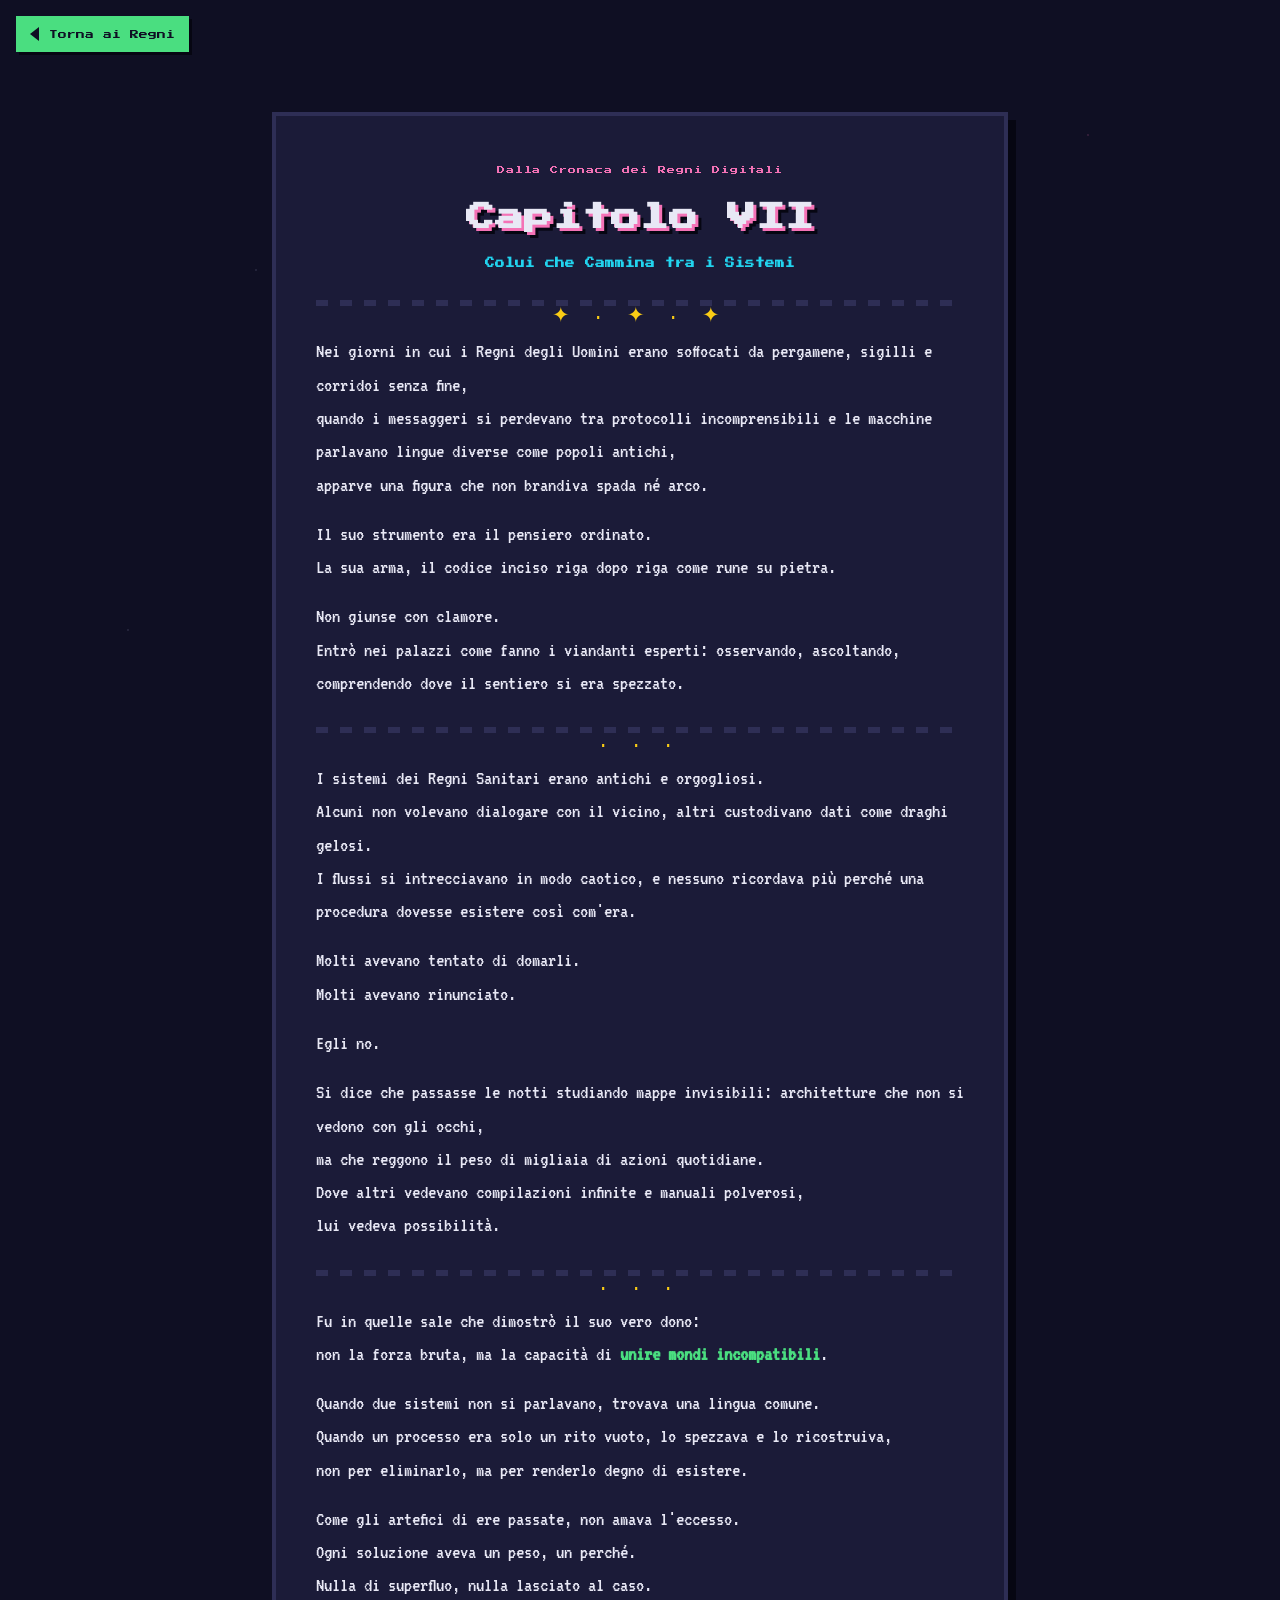
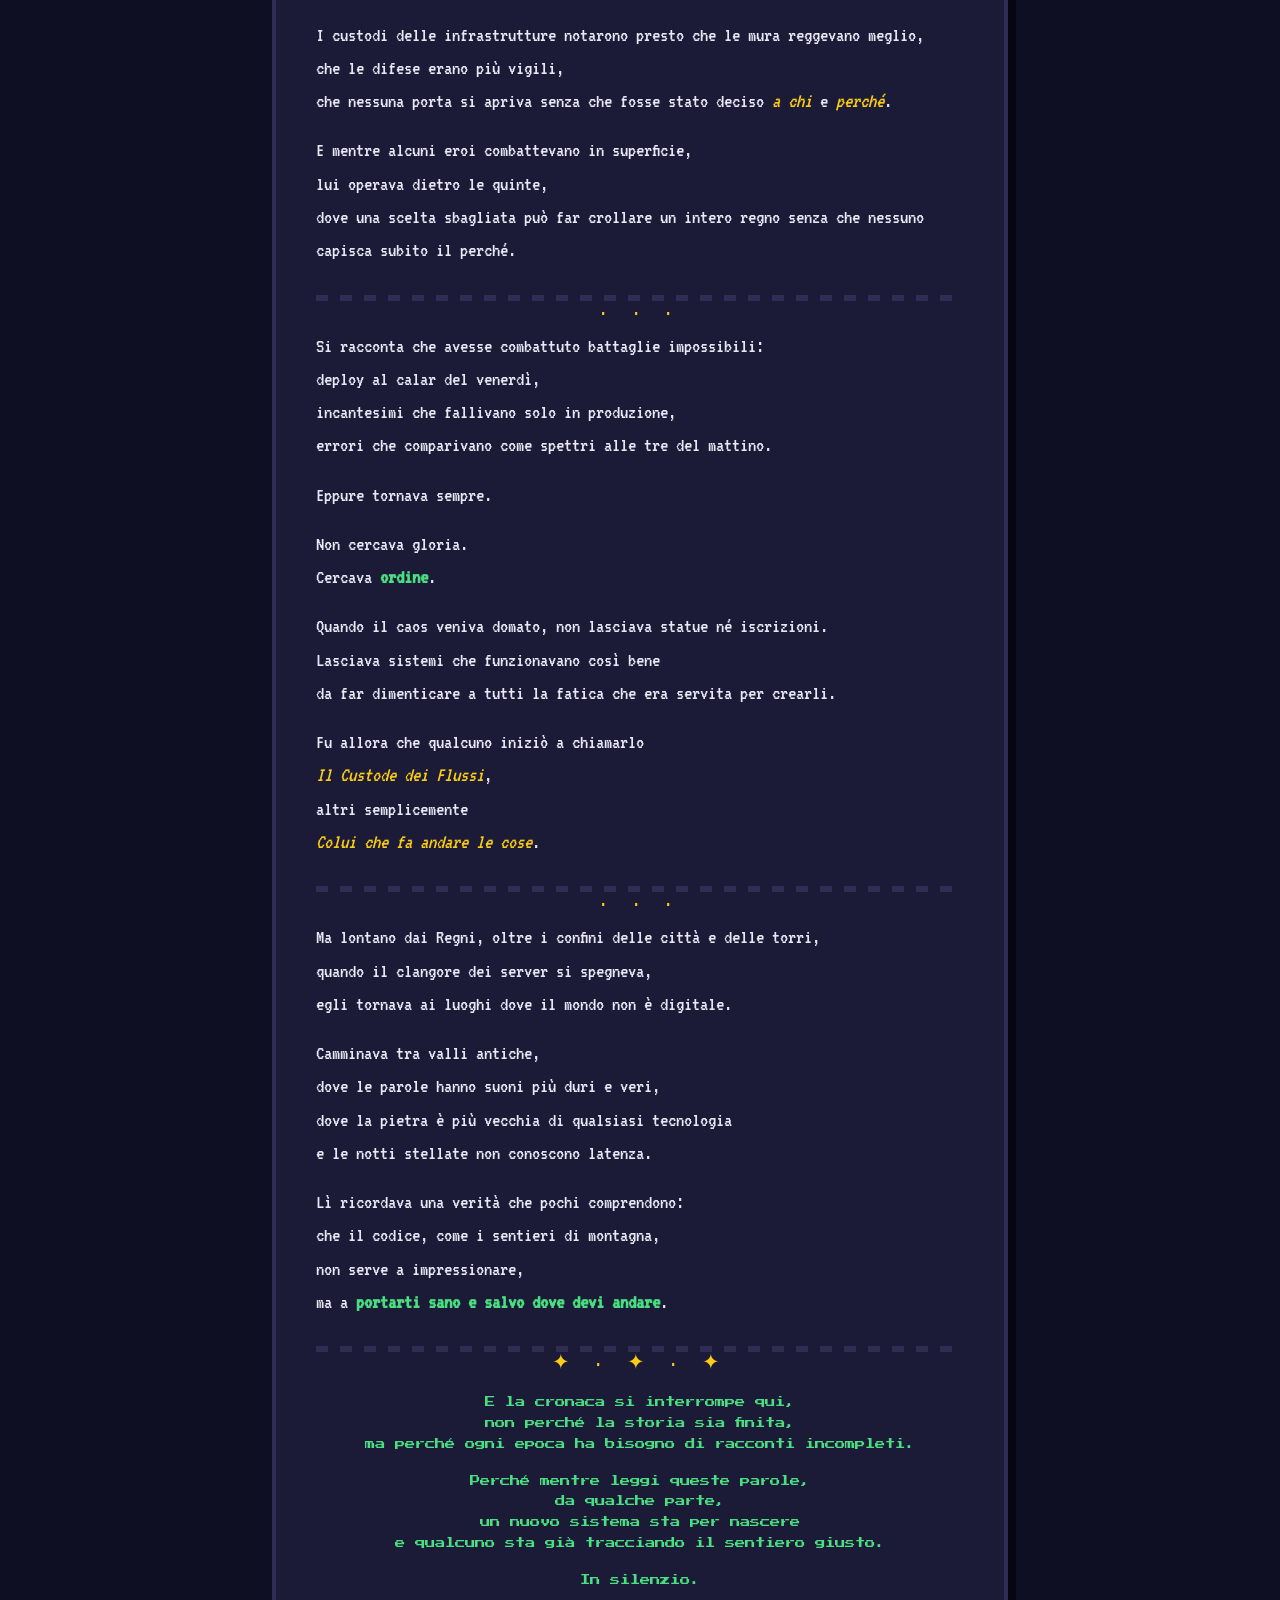
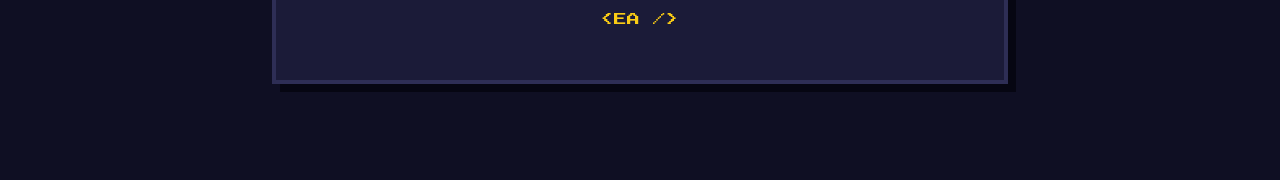
<file: cronaca.html>
<!doctype html>
<html lang="it" class="page">
  <head>
    <meta charset="UTF-8" />
    <meta name="viewport" content="width=device-width, initial-scale=1.0" />
    <title>Cronaca dei Regni Digitali</title>
    <meta name="robots" content="noindex, nofollow" />
    <meta name="theme-color" content="#0f0f23" />

    <link
      rel="icon"
      href="data:image/svg+xml,%3Csvg xmlns='http://www.w3.org/2000/svg' viewBox='0 0 8 8' shape-rendering='crispEdges'%3E%3Crect width='8' height='8' fill='%230f0f23'/%3E%3Crect x='2' y='1' width='4' height='1' fill='%234ade80'/%3E%3Crect x='2' y='2' width='1' height='1' fill='%234ade80'/%3E%3Crect x='2' y='3' width='3' height='1' fill='%234ade80'/%3E%3Crect x='2' y='4' width='1' height='1' fill='%234ade80'/%3E%3Crect x='2' y='5' width='1' height='1' fill='%234ade80'/%3E%3Crect x='2' y='6' width='4' height='1' fill='%234ade80'/%3E%3C/svg%3E"
    />
    <link rel="preconnect" href="https://fonts.googleapis.com" />
    <link rel="preconnect" href="https://fonts.gstatic.com" crossorigin />
    <link
      href="https://fonts.googleapis.com/css2?family=Press+Start+2P&family=VT323&display=swap"
      rel="stylesheet"
    />
    <link rel="stylesheet" href="css/pixel.css" />

    <style>
      /* ───────────────────────────────────────────────
         La Cronaca, in versione 8 bit.
         La pergamena diventa la finestra di dialogo di
         un vecchio gioco di ruolo.
      ─────────────────────────────────────────────── */

      body {
        background: var(--bg);
        min-height: 100vh;
        padding: 1rem;
        overflow-x: hidden;
      }

      /* stelle di sfondo */
      .bg-particles {
        position: fixed;
        inset: 0;
        pointer-events: none;
        z-index: 0;
        background-image:
          radial-gradient(1px 1px at 20% 30%, var(--ink-dim), transparent),
          radial-gradient(1px 1px at 70% 60%, var(--cyan), transparent),
          radial-gradient(1px 1px at 40% 80%, var(--ink-dim), transparent),
          radial-gradient(1px 1px at 85% 15%, var(--magenta), transparent),
          radial-gradient(1px 1px at 10% 70%, var(--ink-dim), transparent);
        opacity: 0.5;
      }

      .sparkle-canvas,
      .blackhole-overlay {
        position: fixed;
        inset: 0;
        pointer-events: none;
        z-index: 1;
      }

      .back-btn {
        position: fixed;
        top: 1rem;
        left: 1rem;
        z-index: 50;
        display: inline-flex;
        align-items: center;
        gap: 0.6rem;
        font-family: var(--font-pixel);
        font-size: 0.55rem;
        color: var(--bg);
        background: var(--green);
        text-decoration: none;
        padding: 0.7rem 0.9rem;
        box-shadow: 3px 3px 0 var(--shadow);
      }

      .back-btn:hover,
      .back-btn:focus-visible {
        background: var(--yellow);
        transform: translate(2px, 2px);
        box-shadow: 1px 1px 0 var(--shadow);
      }

      /* le icone Font Awesome non ci sono più: uso una freccia disegnata */
      .back-btn i {
        width: 0;
        height: 0;
        border-right: 9px solid var(--bg);
        border-top: 7px solid transparent;
        border-bottom: 7px solid transparent;
      }

      .scroll-container {
        position: relative;
        z-index: 2;
        max-width: 46rem;
        margin: 0 auto;
        padding: 5rem 0 4rem;
      }

      /* la pergamena diventa una finestra di dialogo */
      .parchment {
        background: var(--panel);
        border: 4px solid var(--panel-edge);
        box-shadow: 8px 8px 0 var(--shadow);
        padding: 1.5rem 1.25rem;
      }

      .chapter-label {
        font-family: var(--font-pixel);
        font-size: 0.5rem;
        color: var(--magenta);
        letter-spacing: 0.12em;
        text-align: center;
        margin-bottom: 1.25rem;
      }

      .title {
        font-family: var(--font-pixel);
        font-size: clamp(1.1rem, 5.5vw, 1.8rem);
        line-height: 1.5;
        color: var(--ink);
        text-align: center;
        text-shadow: 3px 3px 0 var(--magenta), 6px 6px 0 var(--shadow);
        margin-bottom: 1rem;
      }

      .subtitle {
        font-family: var(--font-pixel);
        font-size: 0.6rem;
        line-height: 1.8;
        color: var(--cyan);
        text-align: center;
        margin-bottom: 1.5rem;
      }

      .divider {
        color: var(--yellow);
        text-align: center;
        font-size: 1.3rem;
        margin: 1.75rem 0;
        letter-spacing: 0.4em;
      }

      .prose {
        color: var(--ink);
        font-size: 1.3rem;
        line-height: 1.6;
      }

      .stanza {
        margin-bottom: 1.5rem;
      }

      .prose strong {
        color: var(--green);
      }

      .prose em {
        color: var(--yellow);
      }

      .ending {
        font-family: var(--font-pixel);
        font-size: 0.65rem;
        line-height: 2;
        color: var(--green);
        text-align: center;
        margin-top: 2.5rem;
      }

      .sigil {
        font-family: var(--font-pixel);
        font-size: 0.8rem;
        color: var(--yellow);
        text-align: center;
        margin-top: 1.5rem;
      }

      @media (min-width: 640px) {
        .parchment {
          padding: 3rem 2.5rem;
        }

        .scroll-container {
          padding: 6rem 0 5rem;
        }
      }
    </style>
  </head>
  <body>
    <!-- Floating particles background -->
    <div class="bg-particles" id="bgParticles"></div>

    <!-- Sparkle trail canvas -->
    <canvas class="sparkle-canvas" id="sparkleCanvas"></canvas>

    <!-- Black hole canvas -->
    <canvas class="blackhole-overlay" id="blackholeCanvas"></canvas>

    <!-- Back button -->
    <a href="index.html" class="back-btn">
      <i class="fas fa-arrow-left"></i>
      Torna ai Regni
    </a>

    <div class="scroll-container">
      <article class="parchment">
        <p class="chapter-label">Dalla Cronaca dei Regni Digitali</p>
        <h1 class="title">Capitolo VII</h1>
        <h2 class="subtitle">Colui che Cammina tra i Sistemi</h2>

        <div class="divider">&#x2726; &middot; &#x2726; &middot; &#x2726;</div>

        <div class="prose">
          <p class="stanza">Nei giorni in cui i Regni degli Uomini erano soffocati da pergamene, sigilli e corridoi senza fine,<br>
          quando i messaggeri si perdevano tra protocolli incomprensibili e le macchine parlavano lingue diverse come popoli antichi,<br>
          apparve una figura che non brandiva spada n&eacute; arco.</p>

          <p>Il suo strumento era il pensiero ordinato.<br>
          La sua arma, il codice inciso riga dopo riga come rune su pietra.</p>

          <p>Non giunse con clamore.<br>
          Entr&ograve; nei palazzi come fanno i viandanti esperti: osservando, ascoltando, comprendendo dove il sentiero si era spezzato.</p>

          <div class="divider">&#183; &#183; &#183;</div>

          <p>I sistemi dei Regni Sanitari erano antichi e orgogliosi.<br>
          Alcuni non volevano dialogare con il vicino, altri custodivano dati come draghi gelosi.<br>
          I flussi si intrecciavano in modo caotico, e nessuno ricordava pi&ugrave; perch&eacute; una procedura dovesse esistere cos&igrave; com'era.</p>

          <p>Molti avevano tentato di domarli.<br>
          Molti avevano rinunciato.</p>

          <p>Egli no.</p>

          <p>Si dice che passasse le notti studiando mappe invisibili: architetture che non si vedono con gli occhi,<br>
          ma che reggono il peso di migliaia di azioni quotidiane.<br>
          Dove altri vedevano compilazioni infinite e manuali polverosi,<br>
          lui vedeva possibilit&agrave;.</p>

          <div class="divider">&#183; &#183; &#183;</div>

          <p>Fu in quelle sale che dimostr&ograve; il suo vero dono:<br>
          non la forza bruta, ma la capacit&agrave; di <strong>unire mondi incompatibili</strong>.</p>

          <p>Quando due sistemi non si parlavano, trovava una lingua comune.<br>
          Quando un processo era solo un rito vuoto, lo spezzava e lo ricostruiva,<br>
          non per eliminarlo, ma per renderlo degno di esistere.</p>

          <p>Come gli artefici di ere passate, non amava l'eccesso.<br>
          Ogni soluzione aveva un peso, un perch&eacute;.<br>
          Nulla di superfluo, nulla lasciato al caso.</p>

          <p>I custodi delle infrastrutture notarono presto che le mura reggevano meglio,<br>
          che le difese erano pi&ugrave; vigili,<br>
          che nessuna porta si apriva senza che fosse stato deciso <em>a chi</em> e <em>perch&eacute;</em>.</p>

          <p>E mentre alcuni eroi combattevano in superficie,<br>
          lui operava dietro le quinte,<br>
          dove una scelta sbagliata pu&ograve; far crollare un intero regno senza che nessuno capisca subito il perch&eacute;.</p>

          <div class="divider">&#183; &#183; &#183;</div>

          <p>Si racconta che avesse combattuto battaglie impossibili:<br>
          deploy al calar del venerd&igrave;,<br>
          incantesimi che fallivano solo in produzione,<br>
          errori che comparivano come spettri alle tre del mattino.</p>

          <p>Eppure tornava sempre.</p>

          <p>Non cercava gloria.<br>
          Cercava <strong>ordine</strong>.</p>

          <p>Quando il caos veniva domato, non lasciava statue n&eacute; iscrizioni.<br>
          Lasciava sistemi che funzionavano cos&igrave; bene<br>
          da far dimenticare a tutti la fatica che era servita per crearli.</p>

          <p>Fu allora che qualcuno inizi&ograve; a chiamarlo<br>
          <em>Il Custode dei Flussi</em>,<br>
          altri semplicemente<br>
          <em>Colui che fa andare le cose</em>.</p>

          <div class="divider">&#183; &#183; &#183;</div>

          <p>Ma lontano dai Regni, oltre i confini delle citt&agrave; e delle torri,<br>
          quando il clangore dei server si spegneva,<br>
          egli tornava ai luoghi dove il mondo non &egrave; digitale.</p>

          <p>Camminava tra valli antiche,<br>
          dove le parole hanno suoni pi&ugrave; duri e veri,<br>
          dove la pietra &egrave; pi&ugrave; vecchia di qualsiasi tecnologia<br>
          e le notti stellate non conoscono latenza.</p>

          <p>L&igrave; ricordava una verit&agrave; che pochi comprendono:<br>
          che il codice, come i sentieri di montagna,<br>
          non serve a impressionare,<br>
          ma a <strong>portarti sano e salvo dove devi andare</strong>.</p>

          <div class="divider">&#x2726; &middot; &#x2726; &middot; &#x2726;</div>

          <div class="ending">
            <p>E la cronaca si interrompe qui,<br>
            non perch&eacute; la storia sia finita,<br>
            ma perch&eacute; ogni epoca ha bisogno di racconti incompleti.</p>

            <p>Perch&eacute; mentre leggi queste parole,<br>
            da qualche parte,<br>
            un nuovo sistema sta per nascere<br>
            e qualcuno sta gi&agrave; tracciando il sentiero giusto.</p>

            <p>In silenzio.</p>

            <span class="sigil">&lt;EA /&gt;</span>
          </div>
        </div>
      </article>
    </div>

    <script>
      // Apply saved theme
      const saved = localStorage.getItem('ea-theme');
      if (saved) document.documentElement.setAttribute('data-theme', saved);

      // Background particles
      (function() {
        const container = document.getElementById('bgParticles');
        const count = 30;
        for (let i = 0; i < count; i++) {
          const p = document.createElement('div');
          p.className = 'particle';
          p.style.left = Math.random() * 100 + '%';
          p.style.animationDuration = (8 + Math.random() * 12) + 's';
          p.style.animationDelay = (Math.random() * 10) + 's';
          p.style.width = p.style.height = (1 + Math.random() * 2.5) + 'px';
          container.appendChild(p);
        }
      })();

      // Sparkle trail on mouse move
      (function() {
        if (window.matchMedia('(pointer: coarse)').matches) return;

        const canvas = document.getElementById('sparkleCanvas');
        const ctx = canvas.getContext('2d');
        let w, h;
        const sparkles = [];

        function resize() {
          w = canvas.width = window.innerWidth;
          h = canvas.height = window.innerHeight;
        }
        resize();
        window.addEventListener('resize', resize);

        const colors = ['#c89b3c', '#ffd700', '#e8c547', '#daa520', '#c850c0', '#fff8dc'];

        let lastSpawn = 0;
        document.addEventListener('mousemove', function(e) {
          const now = performance.now();
          if (now - lastSpawn < 30) return;
          lastSpawn = now;

          for (let i = 0; i < 3; i++) {
            sparkles.push({
              x: e.clientX + (Math.random() - 0.5) * 16,
              y: e.clientY + (Math.random() - 0.5) * 16,
              vx: (Math.random() - 0.5) * 1.5,
              vy: (Math.random() - 0.5) * 1.5 - 0.5,
              size: Math.random() * 3.5 + 1.5,
              alpha: 1,
              color: colors[Math.floor(Math.random() * colors.length)],
              rotation: Math.random() * Math.PI * 2,
              rotSpeed: (Math.random() - 0.5) * 0.15,
              life: 0,
              maxLife: 30 + Math.random() * 30,
            });
          }
        });

        function drawStar(cx, cy, size, rotation, alpha, color) {
          ctx.save();
          ctx.translate(cx, cy);
          ctx.rotate(rotation);
          ctx.globalAlpha = alpha;

          // 4-point star sparkle
          ctx.beginPath();
          const outer = size;
          const inner = size * 0.3;
          for (let i = 0; i < 4; i++) {
            const angle = (i * Math.PI) / 2;
            ctx.lineTo(Math.cos(angle) * outer, Math.sin(angle) * outer);
            const midAngle = angle + Math.PI / 4;
            ctx.lineTo(Math.cos(midAngle) * inner, Math.sin(midAngle) * inner);
          }
          ctx.closePath();
          ctx.fillStyle = color;
          ctx.fill();

          // Glow
          ctx.shadowColor = color;
          ctx.shadowBlur = size * 3;
          ctx.fill();

          ctx.restore();
        }

        function animate() {
          ctx.clearRect(0, 0, w, h);

          for (let i = sparkles.length - 1; i >= 0; i--) {
            const s = sparkles[i];
            s.life++;
            s.x += s.vx;
            s.y += s.vy;
            s.vy += 0.02; // light gravity
            s.rotation += s.rotSpeed;

            const progress = s.life / s.maxLife;
            s.alpha = 1 - progress;
            const currentSize = s.size * (1 - progress * 0.5);

            if (s.life >= s.maxLife) {
              sparkles.splice(i, 1);
              continue;
            }

            drawStar(s.x, s.y, currentSize, s.rotation, s.alpha, s.color);
          }

          requestAnimationFrame(animate);
        }
        animate();
      })();

      // Black hole easter egg — click on EA sigil
      (function() {
        const sigil = document.querySelector('.ending .sigil');
        if (!sigil) return;

        sigil.style.cursor = 'pointer';

        sigil.addEventListener('click', function() {
          if (document.querySelector('.blackhole-overlay.active')) return;

          const canvas = document.getElementById('blackholeCanvas');
          const ctx = canvas.getContext('2d');
          canvas.width = window.innerWidth;
          canvas.height = window.innerHeight;
          canvas.classList.add('active');

          const cx = canvas.width / 2;
          const cy = canvas.height / 2;

          // Collect all visible elements as "debris"
          const debris = [];
          const els = document.querySelectorAll(
            '.parchment, .back-btn, .bg-particles, .chapter-label, .title, .subtitle, .divider, .prose p, .ending p, .ending .sigil'
          );

          els.forEach(function(el) {
            const rect = el.getBoundingClientRect();
            if (rect.width === 0 || rect.height === 0) return;

            // Create multiple shards per element
            const shardCount = Math.max(2, Math.floor(rect.width * rect.height / 8000));
            for (let i = 0; i < shardCount; i++) {
              debris.push({
                x: rect.left + Math.random() * rect.width,
                y: rect.top + Math.random() * rect.height,
                w: 8 + Math.random() * 30,
                h: 4 + Math.random() * 16,
                rotation: Math.random() * Math.PI * 2,
                rotSpeed: (Math.random() - 0.5) * 0.2,
                color: ['#c89b3c', '#ffd700', '#ddd8cc', '#c850c0', '#8a8578', '#111118', '#ff6b4a'][Math.floor(Math.random() * 7)],
                alpha: 0.9,
                sucked: false,
              });
            }
          });

          // Hide page content
          let hideFrame = 0;
          const contentEls = document.querySelectorAll('.scroll-container, .back-btn, .bg-particles, #sparkleCanvas');

          // Phase tracking
          let phase = 'explode'; // explode -> suck -> blackhole -> fade
          let tick = 0;
          const explosionDuration = 50;
          const suckDuration = 120;

          // Black hole properties
          let bhRadius = 0;
          let bhAlpha = 0;
          let bhPulse = 0;

          // Accretion ring particles
          const ringParticles = [];

          function animate() {
            tick++;
            ctx.clearRect(0, 0, canvas.width, canvas.height);

            if (phase === 'explode') {
              // First frame: hide content
              if (tick === 1) {
                contentEls.forEach(function(el) { el.style.visibility = 'hidden'; });
              }

              // Explode debris outward from center
              debris.forEach(function(d) {
                if (!d.vx) {
                  // Initialize explosion velocity (away from center)
                  const dx = d.x - cx;
                  const dy = d.y - cy;
                  const dist = Math.sqrt(dx * dx + dy * dy) || 1;
                  const force = 3 + Math.random() * 8;
                  d.vx = (dx / dist) * force + (Math.random() - 0.5) * 4;
                  d.vy = (dy / dist) * force + (Math.random() - 0.5) * 4;
                }

                d.x += d.vx;
                d.y += d.vy;
                d.vx *= 0.97;
                d.vy *= 0.97;
                d.rotation += d.rotSpeed;

                ctx.save();
                ctx.translate(d.x, d.y);
                ctx.rotate(d.rotation);
                ctx.globalAlpha = d.alpha;
                ctx.fillStyle = d.color;
                ctx.fillRect(-d.w / 2, -d.h / 2, d.w, d.h);
                ctx.restore();
              });

              if (tick >= explosionDuration) {
                phase = 'suck';
                tick = 0;
              }
            }

            else if (phase === 'suck') {
              // Grow the black hole
              const suckProgress = tick / suckDuration;
              bhRadius = 10 + suckProgress * 180;
              bhAlpha = Math.min(1, suckProgress * 2);

              // Suck debris toward center
              let allSucked = true;
              debris.forEach(function(d) {
                if (d.sucked) return;

                const dx = cx - d.x;
                const dy = cy - d.y;
                const dist = Math.sqrt(dx * dx + dy * dy);

                if (dist < bhRadius * 0.4) {
                  d.sucked = true;
                  return;
                }

                allSucked = false;

                // Gravitational pull — stronger as black hole grows
                const gravity = (0.3 + suckProgress * 2.5) / Math.max(dist * 0.01, 0.5);
                d.vx = (d.vx || 0) + (dx / dist) * gravity;
                d.vy = (d.vy || 0) + (dy / dist) * gravity;

                // Spiral: tangential force
                d.vx += (-dy / dist) * gravity * 0.4;
                d.vy += (dx / dist) * gravity * 0.4;

                // Damping
                d.vx *= 0.98;
                d.vy *= 0.98;

                d.x += d.vx;
                d.y += d.vy;
                d.rotation += d.rotSpeed * (1 + suckProgress * 3);

                // Shrink as approaching
                const shrink = Math.max(0.1, dist / 500);
                d.alpha = Math.min(0.9, dist / 200);

                ctx.save();
                ctx.translate(d.x, d.y);
                ctx.rotate(d.rotation);
                ctx.globalAlpha = d.alpha;
                ctx.fillStyle = d.color;
                ctx.fillRect(-d.w * shrink / 2, -d.h * shrink / 2, d.w * shrink, d.h * shrink);
                ctx.restore();
              });

              // Draw accretion disk
              bhPulse += 0.08;
              const rings = 5;
              for (let r = rings; r >= 1; r--) {
                const ringR = bhRadius + r * 25 + Math.sin(bhPulse + r) * 8;
                const ringAlpha = bhAlpha * (0.15 / r);
                ctx.beginPath();
                ctx.arc(cx, cy, ringR, 0, Math.PI * 2);
                ctx.strokeStyle = r % 2 === 0 ? '#c850c0' : '#ff6b4a';
                ctx.lineWidth = 3 - r * 0.4;
                ctx.globalAlpha = ringAlpha;
                ctx.stroke();
              }

              // Draw black hole core
              var gradient = ctx.createRadialGradient(cx, cy, 0, cx, cy, bhRadius);
              gradient.addColorStop(0, 'rgba(0, 0, 0, 1)');
              gradient.addColorStop(0.7, 'rgba(0, 0, 0, 0.95)');
              gradient.addColorStop(0.85, 'rgba(40, 0, 60, 0.6)');
              gradient.addColorStop(1, 'rgba(200, 80, 192, 0)');

              ctx.beginPath();
              ctx.arc(cx, cy, bhRadius, 0, Math.PI * 2);
              ctx.fillStyle = gradient;
              ctx.globalAlpha = bhAlpha;
              ctx.fill();

              // Event horizon glow
              ctx.beginPath();
              ctx.arc(cx, cy, bhRadius * 0.95, 0, Math.PI * 2);
              ctx.strokeStyle = '#c850c0';
              ctx.lineWidth = 2;
              ctx.globalAlpha = bhAlpha * 0.4 * (1 + Math.sin(bhPulse * 2) * 0.3);
              ctx.shadowColor = '#c850c0';
              ctx.shadowBlur = 30;
              ctx.stroke();
              ctx.shadowBlur = 0;

              if (tick >= suckDuration || (allSucked && tick > 30)) {
                phase = 'blackhole';
                tick = 0;
              }
            }

            else if (phase === 'blackhole') {
              // Majestic pulsing black hole
              bhPulse += 0.05;
              var finalRadius = 200 + Math.sin(bhPulse) * 15;

              // Gravitational lensing rings
              for (var r = 8; r >= 1; r--) {
                var ringR = finalRadius + r * 20 + Math.sin(bhPulse * 1.5 + r * 0.8) * 10;
                ctx.beginPath();
                ctx.arc(cx, cy, ringR, 0, Math.PI * 2);
                var ringColor = r % 3 === 0 ? '#c850c0' : r % 3 === 1 ? '#ff6b4a' : '#c89b3c';
                ctx.strokeStyle = ringColor;
                ctx.lineWidth = 2.5 - r * 0.2;
                ctx.globalAlpha = 0.15 / r * (1 + Math.sin(bhPulse * 2 + r) * 0.3);
                ctx.shadowColor = ringColor;
                ctx.shadowBlur = 15;
                ctx.stroke();
              }
              ctx.shadowBlur = 0;

              // Black hole core
              var coreGrad = ctx.createRadialGradient(cx, cy, 0, cx, cy, finalRadius);
              coreGrad.addColorStop(0, 'rgba(0, 0, 0, 1)');
              coreGrad.addColorStop(0.75, 'rgba(0, 0, 0, 0.98)');
              coreGrad.addColorStop(0.9, 'rgba(60, 0, 80, 0.4)');
              coreGrad.addColorStop(1, 'rgba(200, 80, 192, 0)');
              ctx.beginPath();
              ctx.arc(cx, cy, finalRadius, 0, Math.PI * 2);
              ctx.fillStyle = coreGrad;
              ctx.globalAlpha = 1;
              ctx.fill();

              // Photon sphere
              ctx.beginPath();
              ctx.arc(cx, cy, finalRadius * 0.95, 0, Math.PI * 2);
              ctx.strokeStyle = '#c850c0';
              ctx.lineWidth = 1.5;
              ctx.globalAlpha = 0.5 + Math.sin(bhPulse * 3) * 0.2;
              ctx.shadowColor = '#c850c0';
              ctx.shadowBlur = 25;
              ctx.stroke();
              ctx.shadowBlur = 0;

              // Orbiting sparks
              for (var s = 0; s < 12; s++) {
                var sparkAngle = bhPulse * (0.8 + s * 0.15) + s * (Math.PI * 2 / 12);
                var sparkDist = finalRadius + 10 + Math.sin(bhPulse * 2 + s) * 30;
                var sx = cx + Math.cos(sparkAngle) * sparkDist;
                var sy = cy + Math.sin(sparkAngle) * sparkDist;

                ctx.beginPath();
                ctx.arc(sx, sy, 1.5 + Math.sin(bhPulse + s) * 0.8, 0, Math.PI * 2);
                ctx.fillStyle = s % 2 === 0 ? '#ffd700' : '#ff6b4a';
                ctx.globalAlpha = 0.7 + Math.sin(bhPulse * 2 + s) * 0.3;
                ctx.shadowColor = ctx.fillStyle;
                ctx.shadowBlur = 10;
                ctx.fill();
              }
              ctx.shadowBlur = 0;

              // After 4 seconds, start fade
              if (tick > 240) {
                phase = 'fade';
                tick = 0;
              }
            }

            else if (phase === 'fade') {
              // Fade to black then redirect
              var fadeProgress = tick / 90;
              ctx.fillStyle = '#000';
              ctx.globalAlpha = Math.min(1, fadeProgress);
              ctx.fillRect(0, 0, canvas.width, canvas.height);

              if (fadeProgress >= 1.2) {
                window.location.href = 'index.html';
                return;
              }
            }

            requestAnimationFrame(animate);
          }

          requestAnimationFrame(animate);
        });
      })();
    </script>
  </body>
</html>
</file>
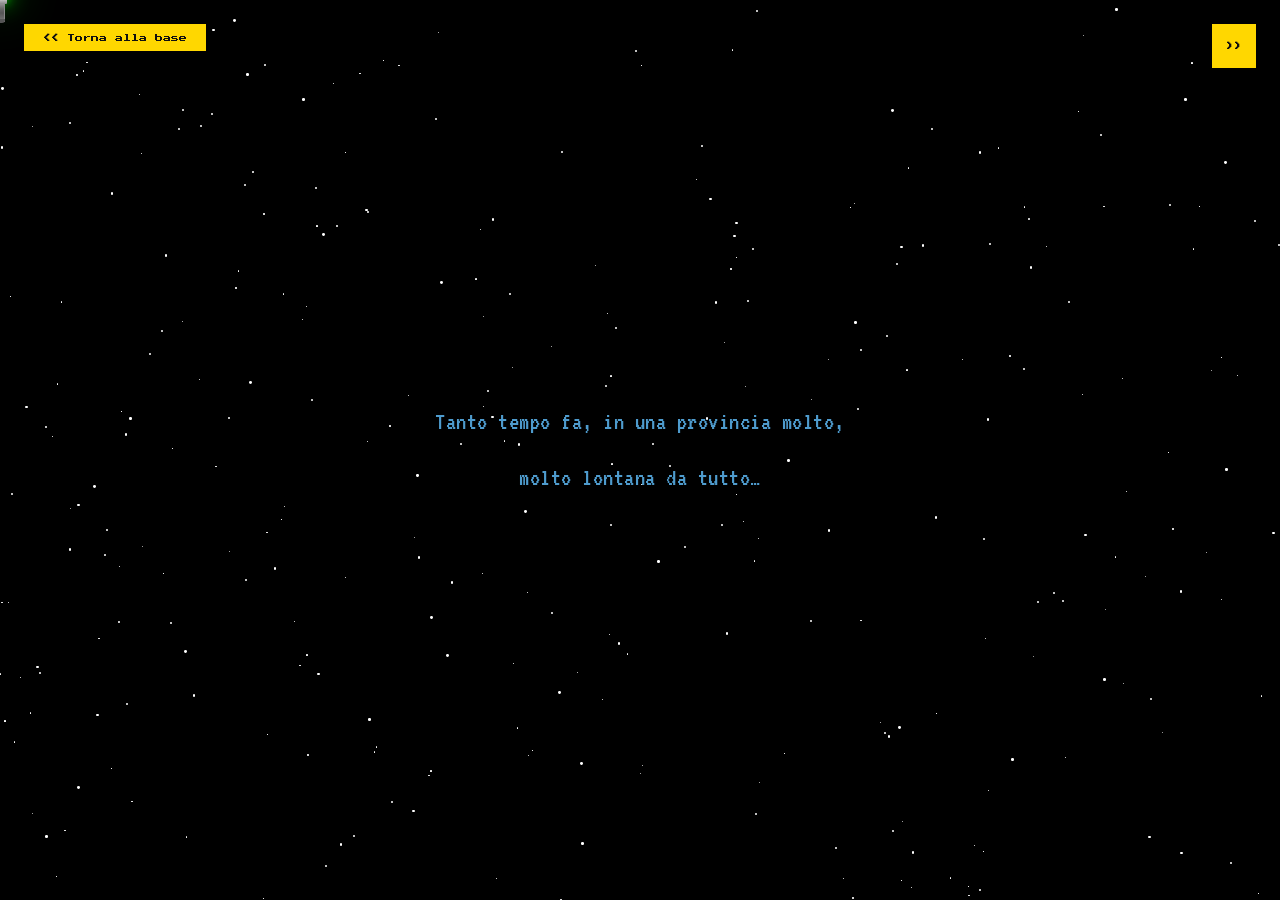
<file: cuneo-wars.html>
<!doctype html>
<html lang="it">
  <head>
    <meta charset="UTF-8" />
    <meta name="viewport" content="width=device-width, initial-scale=1.0" />
    <title>Cuneo Wars — La Minaccia Occitana</title>
    <meta name="robots" content="noindex, nofollow" />

    <!-- Fonts -->
    <link rel="preconnect" href="https://fonts.googleapis.com" />
    <link rel="preconnect" href="https://fonts.gstatic.com" crossorigin />
    <link
      href="https://fonts.googleapis.com/css2?family=Inter:wght@300;400;500;600;700&display=swap"
      rel="stylesheet"
    />

    <!-- Icons -->
    <link
      rel="stylesheet"
      href="https://cdn.jsdelivr.net/npm/@fortawesome/fontawesome-free@6.4.0/css/all.min.css"
    />

    <style>
      /* ── Star Wars font ──────────────────────── */
      @font-face {
        font-family: 'StarJedi';
        src: url('Starjhol.ttf') format('truetype');
        font-weight: normal;
        font-style: normal;
        font-display: swap;
      }

      *, *::before, *::after { box-sizing: border-box; margin: 0; padding: 0; }

      body {
        background: #000;
        color: #ffd700;
        font-family: 'Inter', sans-serif;
        overflow: hidden;
        height: 100vh;
        width: 100vw;
        cursor: none;
      }

      /* ── Lightsaber cursor ─────────────────────── */
      .saber-cursor {
        position: fixed;
        z-index: 9999;
        pointer-events: none;
        /* pivot from the handle (bottom) so it swings like a real saber */
        transform-origin: center bottom;
        transition: filter 0.15s ease;
      }
      .saber-blade-glow {
        width: 10px;
        height: 72px;
        border-radius: 5px 5px 2px 2px;
        position: relative;
        background: linear-gradient(180deg, rgba(255,255,255,0.9) 0%, rgba(80,255,80,0.7) 40%, rgba(0,200,0,0.3) 100%);
        box-shadow:
          0 0 8px 3px rgba(0,255,0,0.55),
          0 0 20px 7px rgba(0,255,0,0.3),
          0 0 45px 14px rgba(0,255,0,0.12);
      }
      .saber-blade-core {
        position: absolute;
        top: 0; bottom: 1px; left: 3px; right: 3px;
        border-radius: 3px 3px 1px 1px;
        background: linear-gradient(180deg, #fff 0%, rgba(255,255,255,0.85) 60%, rgba(255,255,255,0.5) 100%);
      }
      .saber-handle {
        width: 10px;
        height: 22px;
        margin: 0 auto;
        border-radius: 1px 1px 3px 3px;
        background: linear-gradient(180deg, #aaa, #666 40%, #555 60%, #777);
        border: 1px solid #888;
        position: relative;
      }
      .saber-handle::before {
        content: '';
        position: absolute;
        top: -2px; left: -3px; right: -3px;
        height: 5px;
        border-radius: 1px;
        background: linear-gradient(180deg, #ccc, #888);
      }
      .saber-handle::after {
        content: '';
        position: absolute;
        bottom: -2px; left: -1px; right: -1px;
        height: 4px;
        border-radius: 0 0 3px 3px;
        background: #555;
      }
      /* ── Red saber variant ── */
      .saber-cursor.red .saber-blade-glow {
        background: linear-gradient(180deg, rgba(255,255,255,0.9) 0%, rgba(255,80,80,0.7) 40%, rgba(200,0,0,0.3) 100%);
        box-shadow:
          0 0 8px 3px rgba(255,0,0,0.55),
          0 0 20px 7px rgba(255,0,0,0.3),
          0 0 45px 14px rgba(255,0,0,0.12);
      }

      /* ── Stars background ─────────────────────── */
      .starfield {
        position: fixed;
        inset: 0;
        z-index: 0;
        overflow: hidden;
      }
      .starfield .star {
        position: absolute;
        border-radius: 50%;
        background: #fff;
        animation: twinkle linear infinite alternate;
      }
      @keyframes twinkle {
        0%   { opacity: 0.15; }
        100% { opacity: 1; }
      }

      /* ── Back button ──────────────────────────── */
      .back-btn {
        position: fixed;
        top: 1.5rem;
        left: 1.5rem;
        z-index: 200;
        display: flex;
        align-items: center;
        gap: 0.5rem;
        padding: 0.6rem 1.2rem;
        background: rgba(0, 0, 0, 0.7);
        backdrop-filter: blur(12px);
        border: 1px solid rgba(255, 215, 0, 0.2);
        border-radius: 12px;
        color: #ffd700;
        text-decoration: none;
        font-size: 0.85rem;
        font-weight: 500;
        letter-spacing: 0.03em;
        transition: all 0.3s ease;
      }
      .back-btn:hover {
        border-color: #ffd700;
        box-shadow: 0 0 20px rgba(255, 215, 0, 0.2);
        transform: translateX(-3px);
      }
      .back-btn:hover i { transform: translateX(-3px); }
      .back-btn i { transition: transform 0.3s ease; }

      /* ── Audio toggle ─────────────────────────── */
      .audio-toggle {
        position: fixed;
        top: 1.5rem;
        right: 1.5rem;
        z-index: 200;
        width: 44px;
        height: 44px;
        display: flex;
        align-items: center;
        justify-content: center;
        background: rgba(0, 0, 0, 0.7);
        backdrop-filter: blur(12px);
        border: 1px solid rgba(255, 215, 0, 0.2);
        border-radius: 12px;
        color: #ffd700;
        font-size: 1.1rem;
        cursor: pointer;
        transition: all 0.3s ease;
      }
      .audio-toggle:hover {
        border-color: #ffd700;
        box-shadow: 0 0 20px rgba(255, 215, 0, 0.2);
      }

      /* ── Scroll hint ──────────────────────────── */
      .scroll-hint {
        position: fixed;
        bottom: 2rem;
        left: 50%;
        transform: translateX(-50%);
        z-index: 200;
        color: #ffd700;
        font-size: 0.8rem;
        letter-spacing: 0.1em;
        opacity: 0;
        text-align: center;
        transition: opacity 0.5s ease;
        pointer-events: none;
      }
      .scroll-hint.visible { opacity: 0.6; }
      .scroll-hint i {
        display: block;
        margin-top: 0.4rem;
        font-size: 1.2rem;
        animation: bounceDown 1.5s ease infinite;
      }
      @keyframes bounceDown {
        0%, 100% { transform: translateY(0); }
        50%      { transform: translateY(6px); }
      }

      /* ── Phase: Intro "A long time ago…" ──────── */
      .phase-intro {
        position: fixed;
        inset: 0;
        z-index: 10;
        display: flex;
        align-items: center;
        justify-content: center;
        color: #4e9bcd;
        font-size: clamp(1.1rem, 3.5vw, 1.8rem);
        font-weight: 300;
        text-align: center;
        line-height: 2.2;
        padding: 2rem;
        opacity: 0;
        transition: opacity 1.5s ease;
        pointer-events: none;
      }
      .phase-intro.active { opacity: 1; }

      /* ── Phase: Logo ──────────────────────────── */
      .phase-logo {
        position: fixed;
        inset: 0;
        z-index: 9;
        display: flex;
        align-items: center;
        justify-content: center;
        opacity: 0;
        transition: opacity 1.2s ease, transform 3s ease;
        transform: scale(1);
        pointer-events: none;
      }
      .phase-logo.active {
        opacity: 1;
      }
      .phase-logo.shrink {
        opacity: 0;
        transform: scale(0.15);
      }

      .logo-title {
        font-family: 'StarJedi', 'Inter', sans-serif;
        font-size: clamp(3rem, 12vw, 9rem);
        font-weight: normal;
        color: #ffd700;
        text-align: center;
        text-shadow:
          0 0 60px rgba(255, 215, 0, 0.5),
          0 0 120px rgba(255, 215, 0, 0.2);
        line-height: 1;
      }
      .logo-subtitle {
        display: block;
        font-family: 'Inter', sans-serif;
        font-size: clamp(0.7rem, 2vw, 1.1rem);
        font-weight: 400;
        letter-spacing: 0.35em;
        margin-top: 1.2rem;
        color: #ffd700;
        opacity: 0.7;
        text-transform: uppercase;
      }

      /* ── Phase: Crawl ─────────────────────────── */
      .phase-crawl {
        position: fixed;
        bottom: 0;
        left: 0;
        width: 100%;
        height: 100vh;
        overflow: hidden;
        z-index: 5;
        opacity: 0;
        transition: opacity 1s ease;
        pointer-events: none;
      }
      .phase-crawl.active {
        opacity: 1;
        pointer-events: auto;
      }

      .crawl-perspective {
        position: absolute;
        top: 0;
        left: 0;
        right: 0;
        height: 200%;
        transform-origin: 50% 28%;
        transform: perspective(400px) rotateX(18deg);
        overflow: hidden;
      }

      .crawl-content {
        max-width: 850px;
        margin: 0 auto;
        padding: 0 2.5rem;
        padding-top: 60vh;
        padding-bottom: 80vh;
        will-change: transform;
        transform: translateY(0);
      }

      /* ── Crawl typography ─────────────────────── */
      .crawl-content h2 {
        font-family: 'StarJedi', 'Inter', sans-serif;
        text-align: center;
        font-size: clamp(1.6rem, 4.5vw, 2.8rem);
        font-weight: normal;
        margin-bottom: 2rem;
        color: #ffd700;
        letter-spacing: 0.05em;
      }

      .crawl-content h3 {
        text-align: center;
        font-size: clamp(1.2rem, 3vw, 1.8rem);
        font-weight: 700;
        margin: 3rem 0 1.5rem;
        color: #ffd700;
        opacity: 0.95;
        letter-spacing: 0.06em;
        text-transform: uppercase;
      }

      .crawl-content p {
        text-align: justify;
        font-size: clamp(1.15rem, 2.8vw, 1.55rem);
        line-height: 2;
        margin-bottom: 1.5rem;
        color: #ffd700;
        font-weight: 400;
      }

      .crawl-content p strong {
        color: #ffe566;
        font-weight: 700;
      }

      .crawl-content .divider {
        text-align: center;
        font-size: 1.4rem;
        letter-spacing: 0.8em;
        margin: 3rem 0;
        opacity: 0.5;
      }

      .crawl-content .ending {
        text-align: center;
        margin-top: 3.5rem;
        padding-top: 2.5rem;
        border-top: 1px solid rgba(255, 215, 0, 0.15);
      }
      .crawl-content .ending p {
        text-align: center;
        font-style: italic;
        opacity: 0.7;
        font-size: clamp(1rem, 2.2vw, 1.3rem);
      }
      .crawl-content .ending .sigil {
        display: inline-block;
        margin-top: 2rem;
        font-family: 'StarJedi', 'Inter', sans-serif;
        font-size: 1.2rem;
        letter-spacing: 0.15em;
        opacity: 0.5;
      }

      /* ── Hyperspace overlay ─────────────────────── */
      .hyperspace-overlay {
        position: fixed;
        inset: 0;
        z-index: 500;
        pointer-events: none;
        opacity: 0;
        transition: opacity 0.3s ease;
      }
      .hyperspace-overlay.active {
        opacity: 1;
      }
      .hyperspace-overlay canvas {
        display: block;
        width: 100%;
        height: 100%;
      }

      /* "Return" button at end of crawl */
      .hyperspace-btn {
        position: fixed;
        bottom: 3rem;
        left: 50%;
        transform: translateX(-50%) scale(0.9);
        z-index: 100;
        padding: 1rem 2.5rem;
        font-family: 'StarJedi', 'Inter', sans-serif;
        font-size: clamp(0.9rem, 2vw, 1.2rem);
        color: #ffd700;
        background: rgba(0, 0, 0, 0.8);
        border: 2px solid rgba(255, 215, 0, 0.4);
        border-radius: 8px;
        cursor: pointer;
        letter-spacing: 0.1em;
        text-decoration: none;
        transition: all 0.5s ease;
        text-shadow: 0 0 15px rgba(255, 215, 0, 0.3);
        opacity: 0;
        pointer-events: none;
      }
      .hyperspace-btn.visible {
        opacity: 1;
        pointer-events: auto;
        transform: translateX(-50%) scale(1);
      }
      .hyperspace-btn:hover {
        border-color: #ffd700;
        box-shadow: 0 0 30px rgba(255, 215, 0, 0.3), inset 0 0 30px rgba(255, 215, 0, 0.05);
        text-shadow: 0 0 25px rgba(255, 215, 0, 0.6);
        transform: translateX(-50%) scale(1.05);
      }

      /* Flash bianco finale */
      .hyperspace-flash {
        position: fixed;
        inset: 0;
        z-index: 600;
        background: #fff;
        opacity: 0;
        pointer-events: none;
        transition: opacity 0.4s ease;
      }
      .hyperspace-flash.active {
        opacity: 1;
      }

      /* ── Responsive ───────────────────────────── */
      @media (max-width: 600px) {
        .crawl-content {
          padding-left: 1.2rem;
          padding-right: 1.2rem;
        }
        .crawl-perspective {
          transform: perspective(350px) rotateX(16deg);
        }
      }
    </style>

    <!-- ═══════════════════════════════════════════════
         LIVELLO PIXEL ART
         Sovrascrive solo font, colori e pulsanti: le
         animazioni del crawl e dell'iperspazio restano
         quelle originali.
    ═══════════════════════════════════════════════ -->
    <link rel="preconnect" href="https://fonts.googleapis.com" />
    <link rel="preconnect" href="https://fonts.gstatic.com" crossorigin />
    <link
      href="https://fonts.googleapis.com/css2?family=Press+Start+2P&family=VT323&display=swap"
      rel="stylesheet"
    />
    <link
      rel="icon"
      href="data:image/svg+xml,%3Csvg xmlns='http://www.w3.org/2000/svg' viewBox='0 0 8 8' shape-rendering='crispEdges'%3E%3Crect width='8' height='8' fill='%230f0f23'/%3E%3Crect x='2' y='1' width='4' height='1' fill='%234ade80'/%3E%3Crect x='2' y='2' width='1' height='1' fill='%234ade80'/%3E%3Crect x='2' y='3' width='3' height='1' fill='%234ade80'/%3E%3Crect x='2' y='4' width='1' height='1' fill='%234ade80'/%3E%3Crect x='2' y='5' width='1' height='1' fill='%234ade80'/%3E%3Crect x='2' y='6' width='4' height='1' fill='%234ade80'/%3E%3C/svg%3E"
    />
    <style>
      body,
      .phase-intro,
      .scroll-hint {
        font-family: "VT323", monospace;
        image-rendering: pixelated;
      }

      /* il testo introduttivo azzurro */
      .phase-intro {
        font-size: 1.6rem;
        letter-spacing: 0.02em;
      }

      /* titolone: 8 bit al posto del font Star Wars */
      .logo-title {
        font-family: "Press Start 2P", monospace !important;
        letter-spacing: 0.02em;
        text-shadow: 4px 4px 0 #000;
      }

      .logo-subtitle {
        font-family: "Press Start 2P", monospace !important;
        font-size: 0.7rem !important;
        line-height: 2;
        text-shadow: 2px 2px 0 #000;
      }

      /* il crawl */
      .crawl-content {
        font-family: "VT323", monospace;
        font-size: 1.9rem;
        line-height: 1.35;
      }

      .crawl-content h2,
      .crawl-content h3 {
        font-family: "Press Start 2P", monospace;
        line-height: 1.7;
      }

      .crawl-content h2 { font-size: 1.15rem; }
      .crawl-content h3 { font-size: 0.8rem; }

      .crawl-content .ending,
      .crawl-content .sigil {
        font-family: "Press Start 2P", monospace;
        font-size: 0.85rem;
        line-height: 2;
      }

      /* pulsanti: blocchi pieni con ombra dura */
      .back-btn,
      .audio-toggle,
      .hyperspace-btn {
        font-family: "Press Start 2P", monospace !important;
        font-size: 0.5rem !important;
        border-radius: 0 !important;
        border: none !important;
        background: #ffd700 !important;
        color: #101010 !important;
        box-shadow: 3px 3px 0 #000 !important;
        backdrop-filter: none !important;
        letter-spacing: 0;
      }

      .back-btn:hover,
      .audio-toggle:hover,
      .hyperspace-btn:hover {
        background: #4ade80 !important;
        transform: translate(2px, 2px) !important;
        box-shadow: 1px 1px 0 #000 !important;
      }

      /* le icone Font Awesome non vengono più caricate */
      .back-btn i,
      .audio-toggle i,
      .scroll-hint i {
        font-family: inherit;
        font-style: normal;
      }

      .back-btn i::before { content: "<<"; }
      .audio-toggle i::before { content: "))"; }
      .scroll-hint i::before { content: "vv"; }

      .scroll-hint {
        font-family: "Press Start 2P", monospace;
        font-size: 0.5rem;
      }

      /* la spada laser diventa squadrata */
      .saber-blade-core,
      .saber-blade-glow,
      .saber-handle {
        border-radius: 0 !important;
      }
    </style>
  </head>
  <body>
    <!-- Audio element -->
    <audio id="bgMusic" src="star_wars.mp3" preload="auto" loop></audio>

    <!-- Stars -->
    <div class="starfield" id="starfield"></div>

    <!-- Back button -->
    <a href="index.html#contact" class="back-btn">
      <i class="fas fa-arrow-left"></i>
      Torna alla base
    </a>

    <!-- Audio toggle -->
    <button class="audio-toggle" id="audioToggle" title="Musica ON/OFF">
      <i class="fas fa-volume-up" id="audioIcon"></i>
    </button>

    <!-- Scroll hint -->
    <div class="scroll-hint" id="scrollHint">
      SCORRI PER LEGGERE
      <i class="fas fa-chevron-down"></i>
    </div>

    <!-- Phase 1: "A long time ago…" -->
    <div class="phase-intro" id="phaseIntro">
      Tanto tempo fa, in una provincia molto,<br>
      molto lontana da tutto&hellip;
    </div>

    <!-- Phase 2: Logo -->
    <div class="phase-logo" id="phaseLogo">
      <div>
        <div class="logo-title">
          CUNEO<br>WARS
        </div>
        <div class="logo-subtitle">Episodio I &mdash; La Minaccia Occitana</div>
      </div>
    </div>

    <!-- Phase 3: Crawl (scroll-driven) -->
    <div class="phase-crawl" id="phaseCrawl">
      <div class="crawl-perspective">
        <div class="crawl-content" id="crawlContent">
          <h2>Episodio I<br>La Minaccia Occitana</h2>

          <p>
            La provincia &egrave; in fermento.<br>
            Nelle valli del Cuneese, tra server che non dormono mai e sentieri
            che iniziano dove finisce l'asfalto, vive un informatico che ha
            compreso una verit&agrave; fondamentale: il fine settimana non
            &egrave; fatto per i monitor. &Egrave; fatto per la montagna.
          </p>

          <p>
            Cresciuto tra infrastrutture IT e pause caff&egrave; troppo brevi,
            egli ha scelto un'altra via. Una via fatta di scarponi infangati,
            sveglie indecenti e zaini caricati con una logica tutta sua: meglio
            troppo che &ldquo;non abbastanza&rdquo;. Cos&igrave; nacque la
            leggenda dei bivacchi con provviste sufficienti a sfamare un'intera
            legione romana&hellip; nel dubbio.
          </p>

          <div class="divider">&#x2726; &middot; &#x2726; &middot; &#x2726;</div>

          <h3>Capitolo I &mdash; La Valle Maira Colpisce al Cuore</h3>

          <p>
            La Valle Maira non &egrave; una semplice valle.<br>
            &Egrave; un richiamo. Un luogo a cui tornare sempre, anche quando
            le gambe chiedono piet&agrave; e il meteo mente spudoratamente.
          </p>

          <p>
            Qui il nostro eroe ha passato notti in bivacco combattendo con
            materassini ribelli, sacchi a pelo &ldquo;tre stagioni&rdquo; che
            ne conoscono al massimo due e quella sensazione costante di essere
            contemporaneamente distrutto e felice. Ogni bivacco &egrave; casa,
            ogni tavolaccio &egrave; un trono, ogni alba una ricompensa che fa
            dimenticare tutto il resto.
          </p>

          <p>
            Chi lo accompagna lo sa: il cibo non manca mai. Pane, formaggi,
            salumi, calorie a sufficienza per un assedio prolungato. Nessuno
            ha ancora spiegato come entri tutto nello zaino, ma nessuno osa
            pi&ugrave; fare domande.
          </p>

          <div class="divider">&#183; &#183; &#183;</div>

          <h3>Capitolo II &mdash; Monte Matto: The Crazy Mountain</h3>

          <p>
            Poi c'&egrave; lui.<br>
            Il Monte Matto.<br>
            Conosciuto nei racconti come <strong>The Crazy Mountain</strong>.
          </p>

          <p>
            La missione inizi&ograve; alle quattro del mattino.<br>
            Lui e Christian, spinti da entusiasmo e caffeina, partirono con
            un obiettivo chiaro: salire in cima e godersi una vista epica,
            degna delle migliori leggende alpine.
          </p>

          <p>
            La montagna, tuttavia, aveva altri piani.
          </p>

          <p>
            In vetta li attendeva la nebbia. Una nebbia totale. Assoluta.
            Un vuoto bianco cos&igrave; fitto che anche la Forza avrebbe avuto
            difficolt&agrave; a penetrarlo. Nessun panorama, nessuna foto
            memorabile. Solo vento, risate e la consapevolezza che s&igrave;,
            quella sveglia alle quattro la rifarebbero comunque.
          </p>

          <div class="divider">&#x2726; &middot; &#x2726; &middot; &#x2726;</div>

          <h3>Capitolo III &mdash; Bivacchi, Alba e Filosofia da Quota</h3>

          <p>
            La notte in bivacco &egrave; un'esperienza mistica.<br>
            Cos&igrave; dicono.
          </p>

          <p>
            La realt&agrave; &egrave; fatta di sacchi a pelo che sembrano
            improvvisamente troppo corti, di rumori strani nel buio e di
            qualcuno che russa come un AT-ST in avaria. Eppure, all'alba,
            quando il sole supera la cresta e il mondo &egrave; fermo, ogni
            disagio perde significato.
          </p>

          <p>
            In quel silenzio la montagna ricorda una verit&agrave; semplice:
            sei piccolo, la tecnologia &egrave; un dettaglio e il miglior
            debugger resta sempre una notte sopra i duemila metri.
          </p>

          <div class="divider">&#183; &#183; &#183;</div>

          <h3>Capitolo IV &mdash; La Scoperta della Forza Occitana</h3>

          <p>
            La vera svolta, per&ograve;, non arriv&ograve; sui sentieri.<br>
            Arriv&ograve; per caso.<br>
            Per colpa di <strong>Pol</strong>.
          </p>

          <p>
            Una sera qualunque, una musica sconosciuta, un ballo improvvisato.
            Fu amore a prima vista. I balli occitani non si imparano con la
            testa: ti entrano dentro, ti prendono i piedi e non ti lasciano
            pi&ugrave;.
          </p>

          <p>
            Da allora ogni gioved&igrave; sera &egrave; addestramento.<br>
            Balfolk: il tempio dove affinare la tecnica, sbagliare passi,
            migliorare lentamente. Un percorso lungo, fatto di giri,
            contragiri e frasi come &ldquo;no, cos&igrave; &egrave; la
            courenta dell'altra valle&rdquo;.
          </p>

          <div class="divider">&#x2726; &middot; &#x2726; &middot; &#x2726;</div>

          <h3>Capitolo V &mdash; I Signori del Ritmo</h3>

          <p>
            Poi arrivano i concerti.<br>
            E l&igrave; non ci sono pi&ugrave; scuse.
          </p>

          <p>
            I <strong>Lou Tapage</strong>: impossibile mancare. Mai.<br>
            Quando suonano, la piazza diventa un campo di battaglia e restare
            fermi &egrave; semplicemente fuori discussione.
          </p>

          <p>
            I <strong>Lou Dalfin</strong>, i <strong>Lou Seriol</strong>,
            i <strong>Lou Pitakass</strong>.<br>
            Ogni gruppo &egrave; una declinazione diversa della Forza Occitana.
            Ogni serata finisce troppo tardi e comincia sempre con la stessa
            convinzione ingenua: &ldquo;stasera vado piano&rdquo;.
          </p>

          <p>
            La grazia non &egrave; garantita.<br>
            L'entusiasmo s&igrave;, sempre.
          </p>

          <div class="divider">&#x2726; &middot; &#x2726; &middot; &#x2726;</div>

          <div class="ending">
            <p>
              La storia non finisce qui.<br>
              Ci sono ancora bivacchi da riempire,<br>
              vette da salire per vedere solo nebbia,<br>
              balli da sbagliare con convinzione<br>
              e concerti da cui tornare senza voce.
            </p>
            <p>
              Perch&eacute; un cuneese non si ferma mai davvero.<br>
              Al massimo fa una pausa.<br>
              Magari al rifugio.
            </p>
            <div class="sigil">&lt;EA /&gt;</div>
          </div>
        </div>
      </div>
    </div>

    <!-- Hyperspace button (fixed, outside 3D transform) -->
    <button class="hyperspace-btn" id="hyperspaceBtn">Salta nell'iperspazio</button>

    <!-- Hyperspace effect overlay -->
    <div class="hyperspace-overlay" id="hyperspaceOverlay"></div>
    <div class="hyperspace-flash" id="hyperspaceFlash"></div>

    <!-- Lightsaber cursor element -->
    <div class="saber-cursor" id="saberCursor">
      <div class="saber-blade-glow">
        <div class="saber-blade-core"></div>
      </div>
      <div class="saber-handle"></div>
    </div>

    <script>
      /* ═══════════════════════════════════════════
         CUNEO WARS — Sequence Controller
         Phase 1: Intro text (fade in/out)
         Phase 2: Logo (appear, hold, shrink away)
         Phase 3: Crawl (scroll-driven by user)
         ═══════════════════════════════════════════ */

      /* ── Lightsaber cursor logic ──────────────── */
      (function () {
        var saber = document.getElementById('saberCursor');
        var halfW = window.innerWidth / 2;
        var prevX = 0;
        var currentAngle = 0;   // current visual rotation
        var targetAngle = 0;    // where we want to rotate to
        var velocity = 0;       // angular velocity for momentum

        window.addEventListener('resize', function () {
          halfW = window.innerWidth / 2;
        });

        document.addEventListener('mousemove', function (e) {
          // Position: anchor at bottom of handle
          saber.style.left = e.clientX + 'px';
          saber.style.top = e.clientY + 'px';

          // Color: left = red, right = green
          if (e.clientX < halfW) {
            saber.classList.add('red');
          } else {
            saber.classList.remove('red');
          }

          // Brandish: horizontal mouse speed tilts the blade
          var dx = e.clientX - prevX;
          prevX = e.clientX;
          // Clamp and scale: fast movement = bigger swing
          targetAngle = Math.max(-45, Math.min(45, dx * -2.5));
          velocity += (targetAngle - currentAngle) * 0.3;
        });

        // Smooth spring animation
        function tick() {
          velocity += (targetAngle - currentAngle) * 0.08;
          velocity *= 0.82; // damping — springy but settles
          currentAngle += velocity;
          // Decay target back to 0 (blade returns upright)
          targetAngle *= 0.9;

          saber.style.transform =
            'translate(-50%, -72px) rotate(' + currentAngle.toFixed(1) + 'deg)';
          requestAnimationFrame(tick);
        }
        requestAnimationFrame(tick);

        // Hide when mouse leaves the window
        document.addEventListener('mouseleave', function () {
          saber.style.display = 'none';
        });
        document.addEventListener('mouseenter', function () {
          saber.style.display = '';
        });
      })();

      /* ── Stars ──────────────────────────────── */
      (function () {
        var c = document.getElementById('starfield');
        for (var i = 0; i < 300; i++) {
          var s = document.createElement('div');
          s.className = 'star';
          var sz = (0.5 + Math.random() * 2.5) + 'px';
          s.style.width = sz;
          s.style.height = sz;
          s.style.left = Math.random() * 100 + '%';
          s.style.top = Math.random() * 100 + '%';
          s.style.animationDuration = (1 + Math.random() * 3) + 's';
          s.style.animationDelay = (Math.random() * 3) + 's';
          c.appendChild(s);
        }
      })();

      /* ── Audio (mp3) ────────────────────────── */
      (function () {
        var audio = document.getElementById('bgMusic');
        var btn = document.getElementById('audioToggle');
        var icon = document.getElementById('audioIcon');
        var playing = true;

        // Autoplay on load
        audio.volume = 0.5;
        audio.play().catch(function () {
          // Browser blocked autoplay — wait for first user interaction
          playing = false;
          icon.className = 'fas fa-volume-mute';
          var resumeOnce = function () {
            if (!playing) {
              audio.volume = 0.5;
              audio.play().catch(function () {});
              playing = true;
              icon.className = 'fas fa-volume-up';
            }
            document.removeEventListener('click', resumeOnce);
            document.removeEventListener('wheel', resumeOnce);
            document.removeEventListener('touchstart', resumeOnce);
          };
          document.addEventListener('click', resumeOnce);
          document.addEventListener('wheel', resumeOnce);
          document.addEventListener('touchstart', resumeOnce);
        });

        btn.addEventListener('click', function () {
          if (playing) {
            audio.pause();
            playing = false;
            icon.className = 'fas fa-volume-mute';
          } else {
            audio.volume = 0.5;
            audio.play().catch(function () {});
            playing = true;
            icon.className = 'fas fa-volume-up';
          }
        });
      })();

      /* ── Phase sequencer ────────────────────── */
      (function () {
        var intro = document.getElementById('phaseIntro');
        var logo = document.getElementById('phaseLogo');
        var crawl = document.getElementById('phaseCrawl');
        var hint = document.getElementById('scrollHint');
        var content = document.getElementById('crawlContent');

        var scrollY = 0;
        var phase = 0; // 0=waiting, 1=intro, 2=logo, 3=crawl

        // Phase 1: show intro
        setTimeout(function () {
          phase = 1;
          intro.classList.add('active');
        }, 500);

        // Phase 1 -> 2: fade out intro, show logo
        setTimeout(function () {
          intro.classList.remove('active');
        }, 5500);

        setTimeout(function () {
          phase = 2;
          logo.classList.add('active');
        }, 7000);

        // Phase 2 -> 3: shrink logo, show crawl
        setTimeout(function () {
          logo.classList.add('shrink');
        }, 12000);

        setTimeout(function () {
          phase = 3;
          logo.style.display = 'none';
          crawl.classList.add('active');
          hint.classList.add('visible');
        }, 15000);

        // Hide hint after first scroll
        var hintHidden = false;

        /* ── Scroll-driven crawl ─────────────── */
        var scrollPos = 0;
        var maxScroll = 0;
        var speed = 2.5; // pixels per delta unit

        function updateMaxScroll() {
          // Total scrollable distance = content height - viewport
          maxScroll = Math.max(0, content.scrollHeight - window.innerHeight * 0.6);
        }

        // Recalculate on resize
        window.addEventListener('resize', updateMaxScroll);

        // Wait a bit for fonts to load, then calc
        setTimeout(updateMaxScroll, 15500);
        setTimeout(updateMaxScroll, 17000);

        function applyCrawl() {
          content.style.transform = 'translateY(' + (-scrollPos) + 'px)';
          // Show hyperspace button when near the end
          var hypBtn = document.getElementById('hyperspaceBtn');
          if (maxScroll > 0 && scrollPos >= maxScroll * 0.85) {
            hypBtn.classList.add('visible');
          } else {
            hypBtn.classList.remove('visible');
          }
        }

        // Mouse wheel
        window.addEventListener('wheel', function (e) {
          if (phase < 3) return;
          e.preventDefault();

          if (!hintHidden) {
            hint.classList.remove('visible');
            hintHidden = true;
          }

          updateMaxScroll();
          scrollPos += e.deltaY * speed;
          if (scrollPos < 0) scrollPos = 0;
          if (scrollPos > maxScroll) scrollPos = maxScroll;
          applyCrawl();
        }, { passive: false });

        // Touch support
        var touchStartY = 0;
        window.addEventListener('touchstart', function (e) {
          if (phase < 3) return;
          touchStartY = e.touches[0].clientY;
        }, { passive: true });

        window.addEventListener('touchmove', function (e) {
          if (phase < 3) return;
          e.preventDefault();

          if (!hintHidden) {
            hint.classList.remove('visible');
            hintHidden = true;
          }

          var dy = touchStartY - e.touches[0].clientY;
          touchStartY = e.touches[0].clientY;

          updateMaxScroll();
          scrollPos += dy * 1.8;
          if (scrollPos < 0) scrollPos = 0;
          if (scrollPos > maxScroll) scrollPos = maxScroll;
          applyCrawl();
        }, { passive: false });

        // Keyboard (arrow keys, page up/down, space)
        window.addEventListener('keydown', function (e) {
          if (phase < 3) return;
          var delta = 0;
          switch (e.key) {
            case 'ArrowDown': case ' ':  delta = 120; break;
            case 'ArrowUp':              delta = -120; break;
            case 'PageDown':             delta = 400; break;
            case 'PageUp':               delta = -400; break;
            default: return;
          }
          e.preventDefault();

          if (!hintHidden) {
            hint.classList.remove('visible');
            hintHidden = true;
          }

          updateMaxScroll();
          scrollPos += delta;
          if (scrollPos < 0) scrollPos = 0;
          if (scrollPos > maxScroll) scrollPos = maxScroll;
          applyCrawl();
        });
      })();

      /* ── Hyperspace jump effect (canvas, outward streaks) ── */
      (function () {
        var btn = document.getElementById('hyperspaceBtn');
        var overlay = document.getElementById('hyperspaceOverlay');
        var flash = document.getElementById('hyperspaceFlash');
        var fired = false;

        btn.addEventListener('click', function () {
          if (fired) return;
          fired = true;

          var W = window.innerWidth;
          var H = window.innerHeight;
          var cx = W / 2;
          var cy = H / 2;
          var maxR = Math.sqrt(cx * cx + cy * cy);

          // Hide crawl and button
          var phaseCrawl = document.getElementById('phaseCrawl');
          phaseCrawl.style.transition = 'opacity 0.8s ease';
          phaseCrawl.style.opacity = '0';
          btn.style.transition = 'opacity 0.4s ease';
          btn.style.opacity = '0';
          btn.style.pointerEvents = 'none';

          // ── Collect real star positions from the starfield ──
          var starfield = document.getElementById('starfield');
          var existingStars = starfield.querySelectorAll('.star');
          var stars = [];
          // Minimum distance from center — creates the tunnel hole
          var tunnelHoleR = 35;

          for (var i = 0; i < existingStars.length; i++) {
            var rect = existingStars[i].getBoundingClientRect();
            var sx = rect.left + rect.width / 2;
            var sy = rect.top + rect.height / 2;
            var angle = Math.atan2(sy - cy, sx - cx);
            var dist = Math.sqrt((sx - cx) * (sx - cx) + (sy - cy) * (sy - cy));
            // Push any star that's too close to center outward
            if (dist < tunnelHoleR) dist = tunnelHoleR + Math.random() * 30;
            stars.push({
              angle: angle,
              baseR: dist,
              size: rect.width,
              speed: 0.5 + Math.random() * 0.7,
              brightness: 0.6 + Math.random() * 0.4,
              blue: Math.random() < 0.25
            });
          }

          // Add extra stars to fill the sky (denser effect)
          for (var k = 0; k < 400; k++) {
            var angle = Math.random() * Math.PI * 2;
            // Distribute across full screen radius, but not inside the hole
            var dist = tunnelHoleR + Math.random() * (maxR - tunnelHoleR);
            stars.push({
              angle: angle,
              baseR: dist,
              size: 0.5 + Math.random() * 2.5,
              speed: 0.4 + Math.random() * 0.8,
              brightness: 0.4 + Math.random() * 0.6,
              blue: Math.random() < 0.25
            });
          }

          var NUM = stars.length;

          // Create canvas on top — starfield stays visible behind initially
          var dpr = window.devicePixelRatio || 1;
          var canvas = document.createElement('canvas');
          canvas.width = W * dpr;
          canvas.height = H * dpr;
          overlay.appendChild(canvas);
          var ctx = canvas.getContext('2d');
          ctx.scale(dpr, dpr);

          overlay.classList.add('active');

          // Now hide the HTML starfield (canvas takes over)
          starfield.style.transition = 'opacity 0.3s ease';
          starfield.style.opacity = '0';

          var startTime = null;
          var duration = 4500;

          function animate(ts) {
            if (!startTime) startTime = ts;
            var elapsed = ts - startTime;
            var t = Math.min(1, elapsed / duration);

            // Black background — deep space, always
            ctx.fillStyle = '#000';
            ctx.fillRect(0, 0, W, H);

            // Ease-in curve: very slow start, explosive acceleration
            // Using quintic for more dramatic ramp
            var accel = t * t * t * t;

            // How far each star moves outward from its starting position
            var maxMove = maxR * 2.5;

            for (var j = 0; j < NUM; j++) {
              var s = stars[j];
              var cosA = Math.cos(s.angle);
              var sinA = Math.sin(s.angle);

              // Current outer radius = original position + outward movement
              var outerR = s.baseR + accel * maxMove * s.speed;

              // Streak length: starts as a dot, grows into a long line
              var streakLen = s.size + accel * maxMove * s.speed * 0.7;
              // Inner radius never goes below tunnelHoleR — keeps the central hole
              var innerR = Math.max(tunnelHoleR, outerR - streakLen);

              // Skip if completely off-screen
              if (innerR > maxR * 2) continue;

              var x1 = cx + cosA * innerR;
              var y1 = cy + sinA * innerR;
              var x2 = cx + cosA * outerR;
              var y2 = cy + sinA * outerR;

              // Thickness: starts thin (original star dot), grows
              var lineW = s.size * (1 + accel * 2.5);
              lineW = Math.min(lineW, 5);

              // Alpha: full from the start (they're already visible stars)
              // Gets brighter as they streak
              var alpha = s.brightness * (0.8 + accel * 0.4);
              alpha = Math.min(1, alpha);

              if (s.blue) {
                ctx.strokeStyle = 'rgba(190, 210, 255, ' + alpha + ')';
              } else {
                ctx.strokeStyle = 'rgba(255, 255, 255, ' + alpha + ')';
              }

              ctx.lineWidth = lineW;
              ctx.lineCap = 'round';
              ctx.beginPath();
              ctx.moveTo(x1, y1);
              ctx.lineTo(x2, y2);
              ctx.stroke();
            }

            // Subtle central glow at vanishing point
            var glowAlpha = 0.05 + accel * 0.12;
            var glowR = 80 + accel * 50;
            var grad = ctx.createRadialGradient(cx, cy, 0, cx, cy, glowR);
            grad.addColorStop(0, 'rgba(210, 225, 255, ' + glowAlpha + ')');
            grad.addColorStop(1, 'rgba(210, 225, 255, 0)');
            ctx.fillStyle = grad;
            ctx.beginPath();
            ctx.arc(cx, cy, glowR, 0, Math.PI * 2);
            ctx.fill();

            if (elapsed < duration) {
              requestAnimationFrame(animate);
            } else {
              // White flash and redirect
              flash.classList.add('active');
              setTimeout(function () {
                window.location.href = 'index.html#contact';
              }, 700);
            }
          }

          // Start immediately — stars are already there
          requestAnimationFrame(animate);
        });
      })();
    </script>
  </body>
</html>
</file>
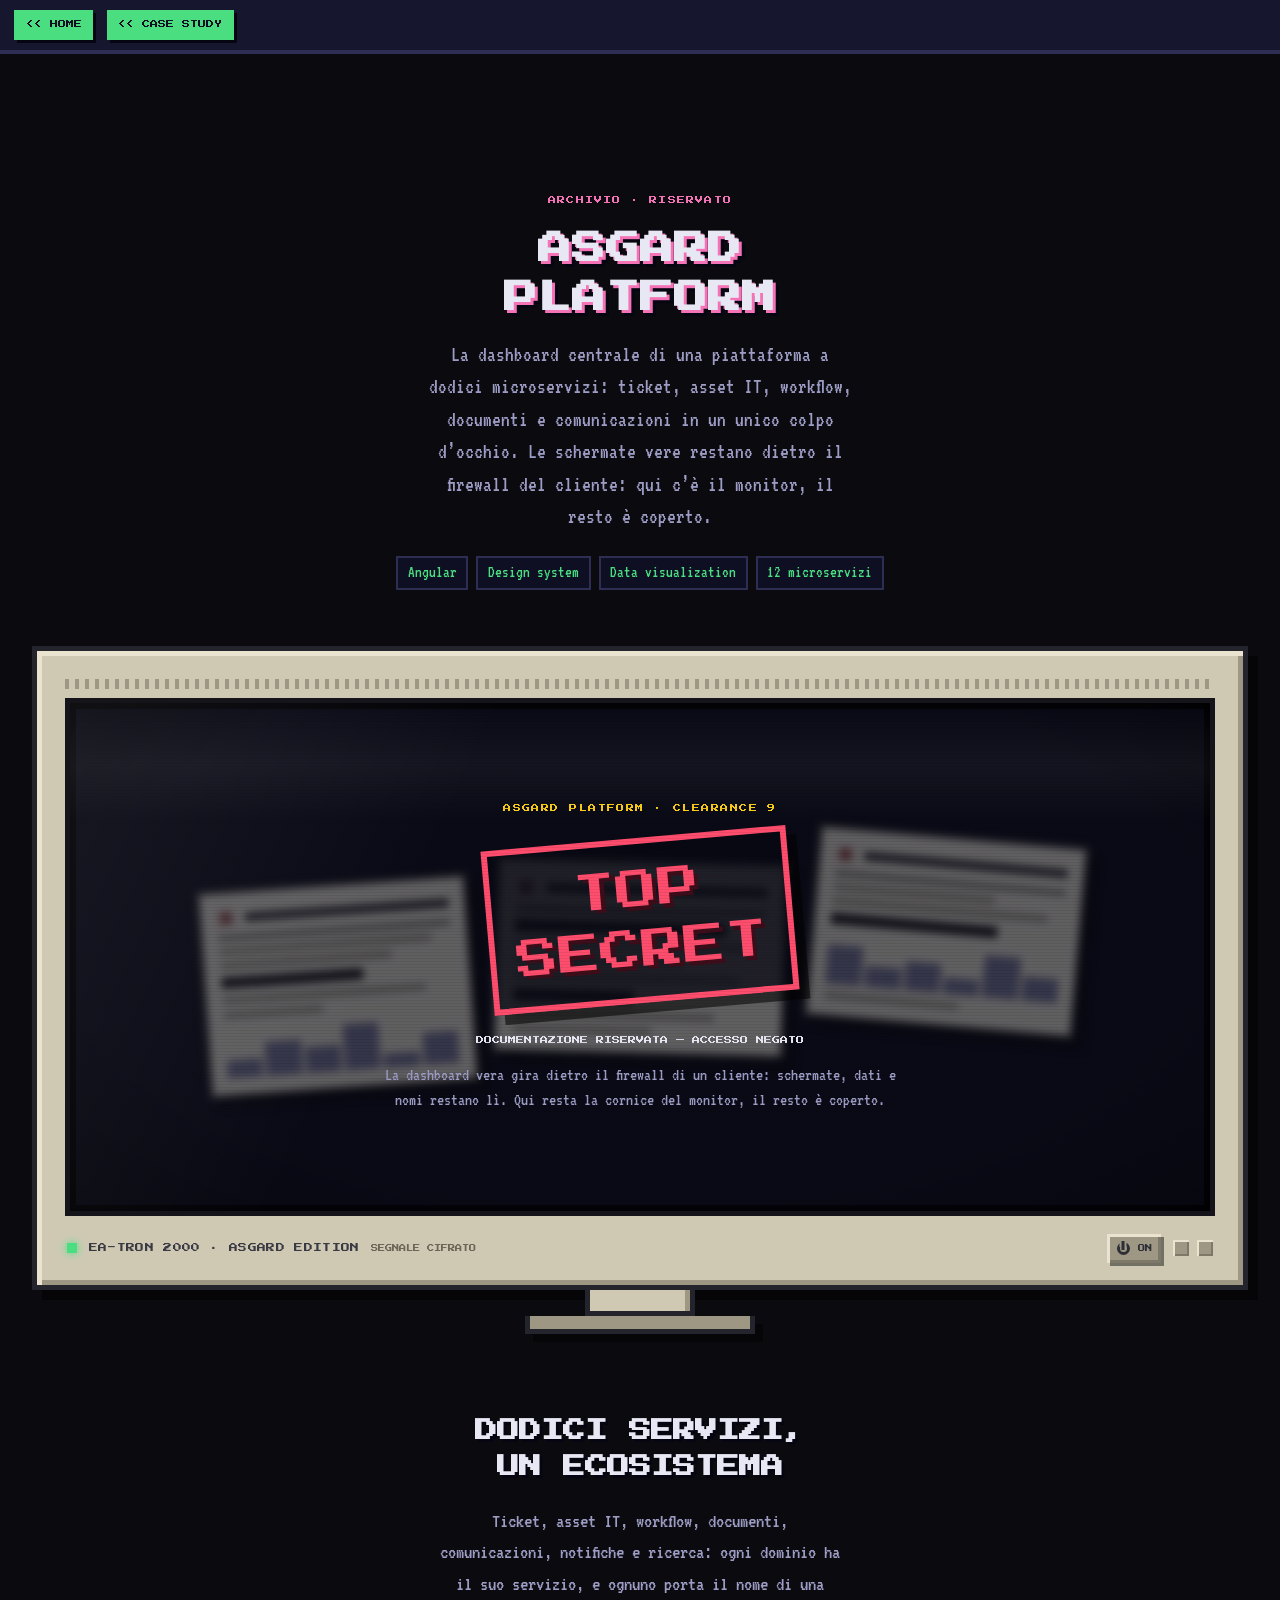
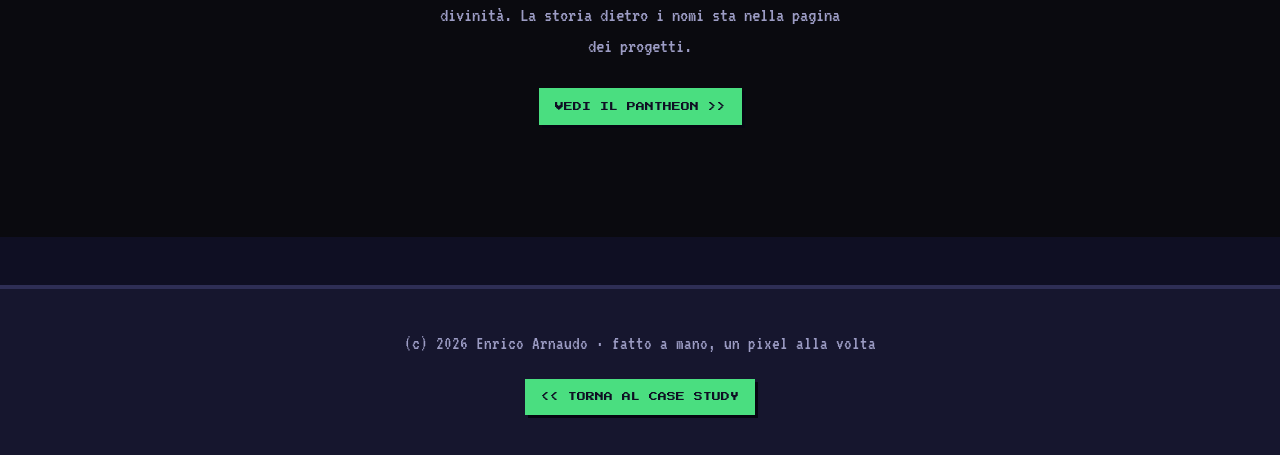
<file: dashboard-atlas.html>
<!doctype html>
<html lang="it" data-theme="dark">
  <head>
    <meta charset="UTF-8" />
    <meta name="viewport" content="width=device-width, initial-scale=1.0" />
    <title>Asgard Platform &mdash; Dashboard Overview</title>
    <meta
      name="description"
      content="Dashboard della piattaforma Asgard: ticketing, asset IT, workflow, documenti, news e gestione utenti."
    />

    <!-- Fonts -->
    <link rel="preconnect" href="https://fonts.googleapis.com" />
    <link rel="preconnect" href="https://fonts.gstatic.com" crossorigin />
    <link
      href="https://fonts.googleapis.com/css2?family=Inter:wght@300;400;500;600;700;800;900&family=JetBrains+Mono:wght@400;500;600&display=swap"
      rel="stylesheet"
    />

    <!-- Icons -->
    <link
      rel="stylesheet"
      href="https://cdn.jsdelivr.net/npm/@fortawesome/fontawesome-free@6.4.0/css/all.min.css"
    />

    <!-- Stylesheet -->
    <link rel="stylesheet" href="css/style.css" />

    <style>
      /* ═══════════════════════════════════════════════
         PAGE SHELL
         ═══════════════════════════════════════════════ */
      .asg-showcase {
        padding-top: 100px;
        min-height: 100vh;
        background: var(--bg-primary);
      }
      .asg-showcase-container {
        max-width: 1440px;
        margin: 0 auto;
        padding: 0 var(--space-xl) var(--space-3xl);
      }

      /* ── Showcase Header ── */
      .asg-showcase-header { margin-bottom: var(--space-2xl); }
      .asg-showcase-intro { max-width: 740px; }
      .asg-showcase-intro h1 {
        font-size: var(--text-3xl);
        font-weight: 800;
        color: var(--text-primary);
        letter-spacing: -0.02em;
        margin-bottom: var(--space-sm);
      }
      .asg-showcase-intro h1 i { color: var(--accent-light); }
      .asg-showcase-intro p {
        font-size: var(--text-md);
        color: var(--text-secondary);
        line-height: 1.7;
      }
      .asg-showcase-meta {
        display: flex;
        flex-wrap: wrap;
        gap: var(--space-sm);
        margin-top: var(--space-lg);
      }
      .asg-showcase-tag {
        font-family: var(--font-mono);
        font-size: var(--text-xs);
        font-weight: 500;
        padding: 0.3rem 0.7rem;
        border-radius: var(--radius-full);
        background: var(--accent-subtle);
        color: var(--accent-light);
        border: 1px solid rgba(99,102,241,0.15);
      }

      /* ═══════════════════════════════════════════════
         DEVICE FRAME
         ═══════════════════════════════════════════════ */
      .device-frame {
        border-radius: 16px;
        overflow: hidden;
        border: 2px solid var(--border);
        background: var(--bg-secondary);
        box-shadow:
          0 0 0 1px rgba(255,255,255,0.05),
          0 30px 90px -15px rgba(0,0,0,0.55),
          0 0 60px -20px rgba(99,102,241,0.12);
      }
      [data-theme="light"] .device-frame {
        box-shadow:
          0 0 0 1px rgba(0,0,0,0.05),
          0 30px 90px -15px rgba(0,0,0,0.15);
      }

      /* Device stand */
      .device-stand {
        width: 120px; height: 28px;
        margin: 0 auto;
        background: var(--border);
        border-radius: 0 0 8px 8px;
      }
      .device-stand::after {
        content: '';
        display: block;
        width: 180px; height: 5px;
        margin: 0 auto;
        background: var(--border);
        border-radius: 0 0 4px 4px;
        position: relative;
        top: 28px;
        left: -30px;
      }

      /* ═══════════════════════════════════════════════
         PLATFORM ARCHITECTURE (outside device)
         ═══════════════════════════════════════════════ */
      .platform-section {
        margin-top: 60px;
        margin-bottom: var(--space-2xl);
      }
      .platform-section h2 {
        font-size: var(--text-xl);
        font-weight: 700;
        color: var(--text-primary);
        margin-bottom: var(--space-xs);
      }
      .platform-section > p {
        font-size: var(--text-sm);
        color: var(--text-muted);
      }

      /* ═══════════════════════════════════════════════
         RESPONSIVE
         ═══════════════════════════════════════════════ */
      @media (max-width: 1200px) {
        .platform-grid { grid-template-columns: repeat(3, 1fr); }
      }
      @media (max-width: 1024px) {
        .platform-grid { grid-template-columns: repeat(2, 1fr); }
      }
      @media (max-width: 768px) {
        .asg-showcase { padding-top: 80px; }
        .platform-grid { grid-template-columns: 1fr 1fr; }
      }
      @media (max-width: 480px) {
        .platform-grid { grid-template-columns: 1fr; }
      }
    </style>
  
    <!-- ═══════════════════════════════════════════════
         Barra pixel del sito. Il mockup qui sotto resta
         nel suo stile originale: è l'oggetto esposto,
         pixellarlo sarebbe un controsenso.
    ═══════════════════════════════════════════════ -->
    <link rel="preconnect" href="https://fonts.googleapis.com" />
    <link rel="preconnect" href="https://fonts.gstatic.com" crossorigin />
    <link
      href="https://fonts.googleapis.com/css2?family=Press+Start+2P&family=VT323&display=swap"
      rel="stylesheet"
    />
    <link
      rel="icon"
      href="data:image/svg+xml,%3Csvg xmlns='http://www.w3.org/2000/svg' viewBox='0 0 8 8' shape-rendering='crispEdges'%3E%3Crect width='8' height='8' fill='%230f0f23'/%3E%3Crect x='2' y='1' width='4' height='1' fill='%234ade80'/%3E%3Crect x='2' y='2' width='1' height='1' fill='%234ade80'/%3E%3Crect x='2' y='3' width='3' height='1' fill='%234ade80'/%3E%3Crect x='2' y='4' width='1' height='1' fill='%234ade80'/%3E%3Crect x='2' y='5' width='1' height='1' fill='%234ade80'/%3E%3Crect x='2' y='6' width='4' height='1' fill='%234ade80'/%3E%3C/svg%3E"
    />
    <style>
      .pixel-bar {
        position: sticky;
        top: 0;
        z-index: 9999;
        display: flex;
        align-items: center;
        flex-wrap: wrap;
        gap: 0.6rem 0.9rem;
        padding: 0.6rem 0.9rem;
        background: #16162e;
        border-bottom: 4px solid #2e2e55;
        font-family: "Press Start 2P", monospace;
        font-size: 0.5rem;
        color: #e8e8f5;
      }

      .pixel-bar a {
        color: #0f0f23;
        background: #4ade80;
        text-decoration: none;
        padding: 0.55rem 0.7rem;
        box-shadow: 3px 3px 0 #060612;
      }

      .pixel-bar a:hover {
        background: #facc15;
        transform: translate(2px, 2px);
        box-shadow: 1px 1px 0 #060612;
      }

      .pixel-bar .pixel-bar-note {
        color: #9c9cc4;
        font-family: "VT323", monospace;
        font-size: 1.05rem;
      }

      /* ═══════════════════════════════════════════════
         MONITOR CRT PIXEL ART
         Il mockup vive dentro lo schermo di un catorcio
         beige del secolo scorso. Il design resta intatto:
         cambia solo il mobile attorno.
      ═══════════════════════════════════════════════ */
      .crt {
        --crt-case: #cfc9b4;
        --crt-hi: #e9e3cf;
        --crt-lo: #9d9784;
        --crt-edge: #24242c;
        margin: 2rem 0 3rem;
      }

      .crt-case {
        background: var(--crt-case);
        border: 5px solid var(--crt-edge);
        box-shadow:
          inset 5px 5px 0 var(--crt-hi),
          inset -5px -5px 0 var(--crt-lo),
          10px 10px 0 rgba(0, 0, 0, 0.5);
        padding: 1.1rem 1.1rem 0.9rem;
        max-width: 78rem;
        margin: 0 auto;
      }

      /* alette di aerazione ai lati del marchio */
      .crt-vents {
        height: 10px;
        margin: 0 0 0.6rem;
        background: repeating-linear-gradient(
          to right,
          var(--crt-lo) 0 4px,
          transparent 4px 10px
        );
      }

      .crt-screen {
        position: relative;
        background: #05050c;
        border: 5px solid #14141a;
        box-shadow: inset 0 0 30px rgba(0, 0, 0, 0.95);
        padding: 6px;
        overflow: hidden;
      }

      /* il vetro: righe di scansione + vignettatura, sopra a tutto */
      .crt-glass {
        position: absolute;
        inset: 0;
        pointer-events: none;
        z-index: 5;
        background:
          linear-gradient(
            115deg,
            rgba(255, 255, 255, 0.06) 0%,
            transparent 32%
          ),
          repeating-linear-gradient(
            to bottom,
            rgba(0, 0, 0, 0.07) 0 1px,
            transparent 1px 3px
          ),
          radial-gradient(
            ellipse at 50% 45%,
            transparent 68%,
            rgba(0, 0, 0, 0.3) 100%
          );
      }

      /* dentro al monitor il finto browser non serve più le sue ombre.
         Lo schermo ha un'altezza fissa e il mockup ci scorre dentro:
         così il monitor si vede tutto intero, piedistallo compreso. */
      .crt-screen .device-frame,
      .crt-screen .cl-device-frame {
        border-radius: 0 !important;
        border: none !important;
        box-shadow: none !important;
        height: 68vh;
        min-height: 20rem;
        overflow-y: auto;
        overscroll-behavior: contain;
      }

      /* barra di scorrimento in tinta col mobile */
      .crt-screen .device-frame::-webkit-scrollbar,
      .crt-screen .cl-device-frame::-webkit-scrollbar {
        width: 10px;
      }

      .crt-screen .device-frame::-webkit-scrollbar-thumb,
      .crt-screen .cl-device-frame::-webkit-scrollbar-thumb {
        background: var(--crt-lo);
        border: 2px solid var(--crt-edge);
      }

      .crt-hint {
        font-family: "Press Start 2P", monospace;
        font-size: 0.45rem;
        color: #6b6658;
      }

      /* pannello comandi sotto lo schermo */
      .crt-panel {
        display: flex;
        align-items: center;
        gap: 0.7rem;
        flex-wrap: wrap;
        margin-top: 0.75rem;
        padding: 0 0.15rem;
      }

      .crt-led {
        width: 10px;
        height: 10px;
        background: #4ade80;
        box-shadow: 0 0 8px #4ade80;
        flex-shrink: 0;
        animation: crt-pulse 2.4s steps(2) infinite;
      }

      @keyframes crt-pulse {
        50% { opacity: 0.35; }
      }

      .crt-brand {
        font-family: "Press Start 2P", monospace;
        font-size: 0.5rem;
        color: #3a3a44;
        letter-spacing: 0.04em;
      }

      .crt-knobs {
        margin-left: auto;
        display: flex;
        gap: 0.5rem;
      }

      .crt-knobs i {
        width: 16px;
        height: 16px;
        display: block;
        background: var(--crt-lo);
        box-shadow: inset 2px 2px 0 var(--crt-hi), inset -2px -2px 0 #7d7868;
      }

      /* collo e piedistallo */
      .crt-neck {
        width: 84px;
        height: 20px;
        margin: 0 auto;
        background: var(--crt-case);
        border: 5px solid var(--crt-edge);
        border-top: none;
        box-shadow: inset -5px 0 0 var(--crt-lo);
      }

      .crt-base {
        width: 180px;
        max-width: 70%;
        height: 14px;
        margin: 0 auto;
        background: var(--crt-lo);
        border: 5px solid var(--crt-edge);
        border-top: none;
        box-shadow: 8px 8px 0 rgba(0, 0, 0, 0.45);
      }

      @media (min-width: 640px) {
        /* i CRT veri hanno una cornice spessa e una fascia bassa più profonda */
        .crt-case { padding: 1.75rem 1.75rem 1.4rem; }
        .crt-brand { font-size: 0.55rem; }
        .crt-panel { margin-top: 1.1rem; }
        .crt-neck { width: 110px; height: 26px; }
        .crt-base { width: 230px; height: 18px; }
      }

      @media (prefers-reduced-motion: reduce) {
        .crt-led { animation: none; }
      }

      /* ─── SFARFALLIO E ACCENSIONE DEL TUBO ─── */

      /* il vetro respira appena: è il tubo che non sta mai fermo */
      .crt-glass {
        animation: crt-flicker 5.5s infinite;
      }

      @keyframes crt-flicker {
        0%, 100% { opacity: 1; }
        8%   { opacity: 0.88; }
        9%   { opacity: 1; }
        41%  { opacity: 0.94; }
        42%  { opacity: 1; }
        66%  { opacity: 0.9; }
        67%  { opacity: 1; }
        83%  { opacity: 0.96; }
        84%  { opacity: 1; }
      }

      /* banda chiara che scorre lentamente, come le riprese di una TV */
      .crt-roll {
        position: absolute;
        left: 0;
        right: 0;
        height: 22%;
        pointer-events: none;
        z-index: 4;
        background: linear-gradient(
          to bottom,
          transparent,
          rgba(255, 255, 255, 0.045),
          transparent
        );
        animation: crt-roll 7s linear infinite;
      }

      @keyframes crt-roll {
        from { top: -25%; }
        to   { top: 105%; }
      }

      /* il tubo: si accende e si spegne come si deve */
      .crt-screen .device-frame,
      .crt-screen .cl-device-frame {
        transform-origin: center center;
      }

      .crt.is-off .device-frame,
      .crt.is-off .cl-device-frame {
        animation: crt-power-off 0.55s ease-in forwards;
        pointer-events: none;
      }

      .crt.is-on .device-frame,
      .crt.is-on .cl-device-frame {
        animation: crt-power-on 0.6s ease-out backwards;
      }

      @keyframes crt-power-off {
        0%   { transform: scale(1, 1);        filter: brightness(1);  opacity: 1; }
        45%  { transform: scale(1, 0.012);    filter: brightness(6);  opacity: 1; }
        75%  { transform: scale(0.35, 0.012); filter: brightness(12); opacity: 1; }
        100% { transform: scale(0, 0.008);    filter: brightness(18); opacity: 0; }
      }

      @keyframes crt-power-on {
        0%   { transform: scale(0, 0.008);    filter: brightness(18); opacity: 0; }
        28%  { transform: scale(0.35, 0.012); filter: brightness(12); opacity: 1; }
        55%  { transform: scale(1, 0.012);    filter: brightness(6);  opacity: 1; }
        100% { transform: scale(1, 1);        filter: brightness(1);  opacity: 1; }
      }

      /* a schermo spento sparisce anche il vetro: resta il nero del tubo */
      .crt.is-off .crt-glass,
      .crt.is-off .crt-roll {
        opacity: 0;
        animation: none;
        transition: opacity 0.3s;
      }

      /* il LED segue l'interruttore */
      .crt.is-off .crt-led {
        background: #7a3030;
        box-shadow: none;
        animation: none;
      }

      /* ─── PULSANTE DI ACCENSIONE ─── */
      .crt-power {
        display: inline-flex;
        align-items: center;
        gap: 0.5rem;
        margin-left: auto;
        font-family: "Press Start 2P", monospace;
        font-size: 0.45rem;
        color: #2e2e36;
        background: var(--crt-lo);
        border: none;
        padding: 0.5rem 0.6rem;
        cursor: pointer;
        box-shadow:
          inset 3px 3px 0 var(--crt-hi),
          inset -3px -3px 0 #7d7868,
          3px 3px 0 rgba(0, 0, 0, 0.45);
      }

      .crt-power:hover {
        background: #b3ad99;
      }

      /* premuto: il tasto rientra nella scocca */
      .crt-power[aria-pressed="true"] {
        box-shadow:
          inset -3px -3px 0 var(--crt-hi),
          inset 3px 3px 0 #7d7868,
          1px 1px 0 rgba(0, 0, 0, 0.45);
        transform: translate(2px, 2px);
      }

      /* simbolo di accensione disegnato senza glifi */
      .crt-power-sym {
        position: relative;
        width: 13px;
        height: 13px;
        border: 3px solid currentColor;
        border-radius: 50%;
        flex-shrink: 0;
      }

      .crt-power-sym::before {
        content: "";
        position: absolute;
        top: -5px;
        left: 50%;
        transform: translateX(-50%);
        width: 7px;
        height: 7px;
        background: var(--crt-lo);
      }

      .crt-power:hover .crt-power-sym::before { background: #b3ad99; }

      .crt-power-sym::after {
        content: "";
        position: absolute;
        top: -4px;
        left: 50%;
        transform: translateX(-50%);
        width: 3px;
        height: 9px;
        background: currentColor;
      }

      /* le manopole si spostano dopo il pulsante */
      .crt-knobs { margin-left: 0; }

      @media (prefers-reduced-motion: reduce) {
        .crt-glass, .crt-roll { animation: none; }
        .crt.is-off .device-frame,
        .crt.is-off .cl-device-frame,
        .crt.is-on .device-frame,
        .crt.is-on .cl-device-frame { animation-duration: 0.01ms; }
      }

      /* a schermo spento non c'è niente da scorrere */
      .crt.is-off .crt-hint {
        opacity: 0;
        transition: opacity 0.25s;
      }

      /* ═══════════════════════════════════════════════
         GUSCIO DELLA PAGINA IN PIXEL ART
         Vale solo per ciò che sta fuori dal monitor: il
         mockup dentro allo schermo non viene toccato.
      ═══════════════════════════════════════════════ */
      body {
        background: #0f0f23 !important;
      }

      .pg-hero {
        max-width: 60rem;
        margin: 0 auto;
        padding: 2.5rem 1rem 1.5rem;
        text-align: center;
      }

      .pg-kicker {
        font-family: "Press Start 2P", monospace;
        font-size: 0.5rem;
        color: #f472b6;
        letter-spacing: 0.15em;
        margin-bottom: 1.1rem;
      }

      .pg-title {
        font-family: "Press Start 2P", monospace;
        font-size: clamp(1.1rem, 5.2vw, 2.1rem);
        line-height: 1.45;
        color: #e8e8f5;
        text-shadow: 3px 3px 0 #f472b6, 6px 6px 0 #060612;
        margin: 0 0 1.1rem;
      }

      .pg-lead {
        font-family: "VT323", monospace;
        font-size: 1.35rem;
        line-height: 1.5;
        color: #9c9cc4;
        max-width: 48ch;
        margin: 0 auto 1.4rem;
      }

      .pg-tags {
        display: flex;
        flex-wrap: wrap;
        gap: 0.5rem;
        justify-content: center;
      }

      .pg-tag {
        font-family: "VT323", monospace;
        font-size: 1.05rem;
        color: #4ade80;
        background: #0f0f23;
        border: 2px solid #2e2e55;
        padding: 0.1rem 0.6rem;
      }

      .pg-footer {
        margin-top: 3rem;
        padding: 2.5rem 1rem;
        text-align: center;
        background: #16162e;
        border-top: 4px solid #2e2e55;
        font-family: "VT323", monospace;
        font-size: 1.2rem;
        color: #9c9cc4;
      }

      .pg-back {
        display: inline-block;
        font-family: "Press Start 2P", monospace;
        font-size: 0.55rem;
        color: #0f0f23;
        background: #4ade80;
        text-decoration: none;
        padding: 0.7rem 1rem;
        box-shadow: 3px 3px 0 #060612;
        margin-top: 1.2rem;
      }

      .pg-back:hover,
      .pg-back:focus-visible {
        background: #facc15;
        transform: translate(2px, 2px);
        box-shadow: 1px 1px 0 #060612;
      }

      .pg-outro {
        max-width: 50rem;
        margin: 3rem auto 0;
        padding: 2rem 1rem;
        text-align: center;
      }

      .pg-outro-title {
        font-family: "Press Start 2P", monospace;
        font-size: clamp(0.85rem, 3.6vw, 1.4rem);
        line-height: 1.6;
        color: #e8e8f5;
        text-shadow: 3px 3px 0 #060612;
        margin: 0 0 1.2rem;
      }

      .pg-outro-text {
        font-family: "VT323", monospace;
        font-size: 1.3rem;
        line-height: 1.5;
        color: #9c9cc4;
        max-width: 50ch;
        margin: 0 auto 0.5rem;
      }

      /* ═══════════════════════════════════════════════
         Il vecchio sito metteva una penna come cursore.
         Su una pagina che mostra una TV a tubo catodico
         ci vuole ben altro.
      ═══════════════════════════════════════════════ */
      body {
        cursor: url("data:image/svg+xml,%3Csvg xmlns='http://www.w3.org/2000/svg' width='22' height='28' viewBox='0 0 11 14' shape-rendering='crispEdges'%3E%3Crect x='4' y='0' width='3' height='1' fill='%234ade80'/%3E%3Crect x='2' y='1' width='7' height='12' fill='%2323232e'/%3E%3Crect x='2' y='1' width='7' height='1' fill='%233f3f4e'/%3E%3Crect x='3' y='2' width='5' height='2' fill='%230d0d14'/%3E%3Crect x='4' y='5' width='3' height='2' fill='%23c0392b'/%3E%3Crect x='3' y='8' width='2' height='1' fill='%238b919e'/%3E%3Crect x='6' y='8' width='2' height='1' fill='%238b919e'/%3E%3Crect x='3' y='10' width='2' height='1' fill='%238b919e'/%3E%3Crect x='6' y='10' width='2' height='1' fill='%238b919e'/%3E%3Crect x='2' y='12' width='7' height='1' fill='%234a4a58'/%3E%3C/svg%3E") 11 0, auto;
      }

      /* sui comandi resta la manina: si deve capire cosa si clicca */
      a,
      button,
      [role="button"],
      .crt-power,
      .pixel-bar a {
        cursor: pointer;
      }

      /* ═══════════════════════════════════════════════
         SCHERMATA RISERVATA
         Dentro al monitor non gira più la dashboard: al
         suo posto una pila di documenti sfocati, e sopra
         il timbro che spiega il perché.
      ═══════════════════════════════════════════════ */
      .cls-frame {
        position: relative;
        display: grid;
        place-items: center;
        background: #0a0a16;
        padding: 2rem 1rem;
      }

      /* senza dashboard da scorrere il tubo non deve allungarsi a vuoto */
      .crt-screen .cls-frame {
        height: clamp(21rem, 58vh, 31rem);
        overflow: hidden;
      }

      /* i documenti: pixel art, sfocata e smorzata */
      .cls-papers {
        position: absolute;
        inset: 0;
        display: flex;
        align-items: center;
        justify-content: center;
        gap: 2rem;
        padding: 1.5rem;
        filter: blur(4px) saturate(0.55) brightness(0.85);
        opacity: 0.5;
      }

      .cls-doc {
        flex: 0 0 auto;
        width: 17rem;
        display: flex;
        flex-direction: column;
        gap: 0.55rem;
        padding: 1rem;
        background: #d8d3c0;
        border: 4px solid #23232e;
        box-shadow: 9px 9px 0 rgba(0, 0, 0, 0.55);
      }

      .cls-doc:nth-child(1) { transform: rotate(-4deg) translateY(1.8rem); }
      .cls-doc:nth-child(2) { transform: rotate(1.5deg) scale(1.08); }
      .cls-doc:nth-child(3) { transform: rotate(5deg) translateY(-1.6rem); }

      .cls-doc-head {
        display: flex;
        align-items: center;
        gap: 0.6rem;
        padding-bottom: 0.55rem;
        border-bottom: 3px solid #23232e;
      }

      .cls-doc-seal {
        width: 18px;
        height: 18px;
        flex-shrink: 0;
        background: #b03a3a;
        box-shadow: inset 0 0 0 3px #d8d3c0, inset 0 0 0 6px #b03a3a;
      }

      .cls-doc-code {
        flex: 1;
        height: 8px;
        background: #23232e;
      }

      .cls-line {
        height: 6px;
        width: var(--w, 100%);
        background: #8e8877;
      }

      .cls-redact {
        height: 11px;
        width: var(--w, 70%);
        background: #16161f;
      }

      .cls-bars {
        display: flex;
        align-items: flex-end;
        gap: 4px;
        height: 48px;
        margin-top: 0.2rem;
      }

      .cls-bars i {
        flex: 1;
        height: var(--h, 50%);
        background: #6c70ad;
      }

      /* il timbro, sopra al vetro smerigliato */
      .cls-overlay {
        position: relative;
        z-index: 3;
        max-width: 34rem;
        padding: 1rem;
        text-align: center;
      }

      .cls-kicker {
        font-family: "Press Start 2P", monospace;
        font-size: 0.5rem;
        line-height: 1.8;
        letter-spacing: 0.18em;
        color: #facc15;
        margin: 0 0 1.4rem;
      }

      .cls-stamp {
        display: inline-block;
        margin: 0;
        padding: 1rem 1.3rem;
        font-family: "Press Start 2P", monospace;
        font-size: clamp(1.15rem, 5.5vw, 2.6rem);
        line-height: 1.45;
        color: #ff4d6d;
        background: rgba(8, 8, 18, 0.72);
        border: 6px solid #ff4d6d;
        text-shadow: 4px 4px 0 #3d0d1a;
        box-shadow: 10px 10px 0 rgba(0, 0, 0, 0.55);
        transform: rotate(-5deg);
        animation: cls-throb 3.2s steps(2) infinite;
      }

      @keyframes cls-throb {
        50% { opacity: 0.78; }
      }

      .cls-sub {
        font-family: "Press Start 2P", monospace;
        font-size: 0.5rem;
        line-height: 1.9;
        color: #e8e8f5;
        margin: 1.9rem 0 0.9rem;
      }

      .cls-note {
        font-family: "VT323", monospace;
        font-size: 1.1rem;
        line-height: 1.45;
        color: #9c9cc4;
        margin: 0;
      }

      @media (max-width: 860px) {
        .cls-doc:nth-child(3) { display: none; }
      }

      @media (max-width: 560px) {
        .cls-doc:nth-child(1) { display: none; }
        .cls-papers { padding: 1rem; }
      }

      @media (prefers-reduced-motion: reduce) {
        .cls-stamp { animation: none; }
      }
    </style>
  </head>
  <body>
    <div class="pixel-bar">
      <a href="index.html">&lt;&lt; HOME</a>
      <a href="design-showcase.html">&lt;&lt; CASE STUDY</a>
    </div>

    <!-- ═══════════════ NAVIGATION ═══════════════ -->

    <!-- ═══════════════ ASGARD SHOWCASE ═══════════════ -->
    <main class="asg-showcase">
      <div class="asg-showcase-container">

        <!-- ── Header ── -->
        <header class="pg-hero">
          <p class="pg-kicker">ARCHIVIO &middot; RISERVATO</p>
          <h1 class="pg-title">ASGARD<br />PLATFORM</h1>
          <p class="pg-lead">La dashboard centrale di una piattaforma a dodici microservizi: ticket, asset IT, workflow, documenti e comunicazioni in un unico colpo d&rsquo;occhio. Le schermate vere restano dietro il firewall del cliente: qui c&rsquo;&egrave; il monitor, il resto &egrave; coperto.</p>
          <div class="pg-tags">
            <span class="pg-tag">Angular</span>
            <span class="pg-tag">Design system</span>
            <span class="pg-tag">Data visualization</span>
            <span class="pg-tag">12 microservizi</span>
          </div>
        </header>

        <!-- ═══════════════ DEVICE FRAME ═══════════════ -->
        <div class="crt">
          <div class="crt-case">
            <div class="crt-vents" aria-hidden="true"></div>
            <div class="crt-screen">
              <div class="crt-glass" aria-hidden="true"></div>
              <div class="crt-roll" aria-hidden="true"></div>
              <div class="device-frame reveal cls-frame">
                <div class="cls-papers" aria-hidden="true">

                  <article class="cls-doc">
                    <div class="cls-doc-head">
                      <span class="cls-doc-seal"></span>
                      <span class="cls-doc-code"></span>
                    </div>
                    <span class="cls-line" style="--w: 92%"></span>
                    <span class="cls-line" style="--w: 74%"></span>
                    <span class="cls-redact" style="--w: 61%"></span>
                    <span class="cls-line" style="--w: 88%"></span>
                    <span class="cls-line" style="--w: 43%"></span>
                    <div class="cls-bars">
                      <i style="--h: 38%"></i><i style="--h: 71%"></i>
                      <i style="--h: 54%"></i><i style="--h: 95%"></i>
                      <i style="--h: 29%"></i><i style="--h: 66%"></i>
                    </div>
                  </article>

                  <article class="cls-doc">
                    <div class="cls-doc-head">
                      <span class="cls-doc-seal"></span>
                      <span class="cls-doc-code"></span>
                    </div>
                    <span class="cls-redact" style="--w: 84%"></span>
                    <span class="cls-line" style="--w: 96%"></span>
                    <span class="cls-line" style="--w: 67%"></span>
                    <span class="cls-line" style="--w: 90%"></span>
                    <span class="cls-redact" style="--w: 48%"></span>
                    <span class="cls-line" style="--w: 80%"></span>
                    <span class="cls-line" style="--w: 55%"></span>
                  </article>

                  <article class="cls-doc">
                    <div class="cls-doc-head">
                      <span class="cls-doc-seal"></span>
                      <span class="cls-doc-code"></span>
                    </div>
                    <span class="cls-line" style="--w: 70%"></span>
                    <span class="cls-line" style="--w: 93%"></span>
                    <span class="cls-redact" style="--w: 72%"></span>
                    <div class="cls-bars">
                      <i style="--h: 82%"></i><i style="--h: 45%"></i>
                      <i style="--h: 60%"></i><i style="--h: 33%"></i>
                      <i style="--h: 88%"></i><i style="--h: 51%"></i>
                    </div>
                    <span class="cls-line" style="--w: 58%"></span>
                  </article>

                </div>

                <div class="cls-overlay">
                  <p class="cls-kicker">ASGARD PLATFORM &middot; CLEARANCE 9</p>
                  <p class="cls-stamp">TOP<br />SECRET</p>
                  <p class="cls-sub">DOCUMENTAZIONE RISERVATA &mdash; ACCESSO NEGATO</p>
                  <p class="cls-note">
                    La dashboard vera gira dietro il firewall di un cliente:
                    schermate, dati e nomi restano l&igrave;. Qui resta la cornice del monitor,
                     il resto &egrave; coperto.
                  </p>
                </div>
              </div>
            </div>
            <div class="crt-panel">
              <span class="crt-led" aria-hidden="true"></span>
              <span class="crt-brand">EA-TRON 2000 &middot; ASGARD EDITION</span>
              <span class="crt-hint">SEGNALE CIFRATO</span>
              <button
                class="crt-power"
                type="button"
                data-crt-power
                aria-pressed="false"
                aria-label="Accendi o spegni lo schermo"
              >
                <span class="crt-power-sym" aria-hidden="true"></span>
                <span data-crt-power-label>ON</span>
              </button>
              <span class="crt-knobs" aria-hidden="true"><i></i><i></i></span>
            </div>
          </div>
          <div class="crt-neck" aria-hidden="true"></div>
          <div class="crt-base" aria-hidden="true"></div>
        </div><!-- /device-frame -->

        <!-- Stand -->

        <!-- ═══════════════ LINK ARCHITETTURA ═══════════════ -->
        <div class="pg-outro">
          <h2 class="pg-outro-title">DODICI SERVIZI,<br />UN ECOSISTEMA</h2>
          <p class="pg-outro-text">
            Ticket, asset IT, workflow, documenti, comunicazioni, notifiche e
            ricerca: ogni dominio ha il suo servizio, e ognuno porta il nome di
            una divinit&agrave;. La storia dietro i nomi sta nella pagina dei
            progetti.
          </p>
          <a href="projects.html#asgard" class="pg-back">VEDI IL PANTHEON &gt;&gt;</a>
        </div>

      </div>
    </main>

    <!-- ═══════════════ FOOTER ═══════════════ -->
    <footer class="pg-footer">
      <p>(c) 2026 Enrico Arnaudo &middot; fatto a mano, un pixel alla volta</p>
      <a href="design-showcase.html" class="pg-back">&lt;&lt; TORNA AL CASE STUDY</a>
    </footer>

    <!-- Scripts -->
    <script src="js/pixel-page.js"></script>
  </body>
</html>
</file>
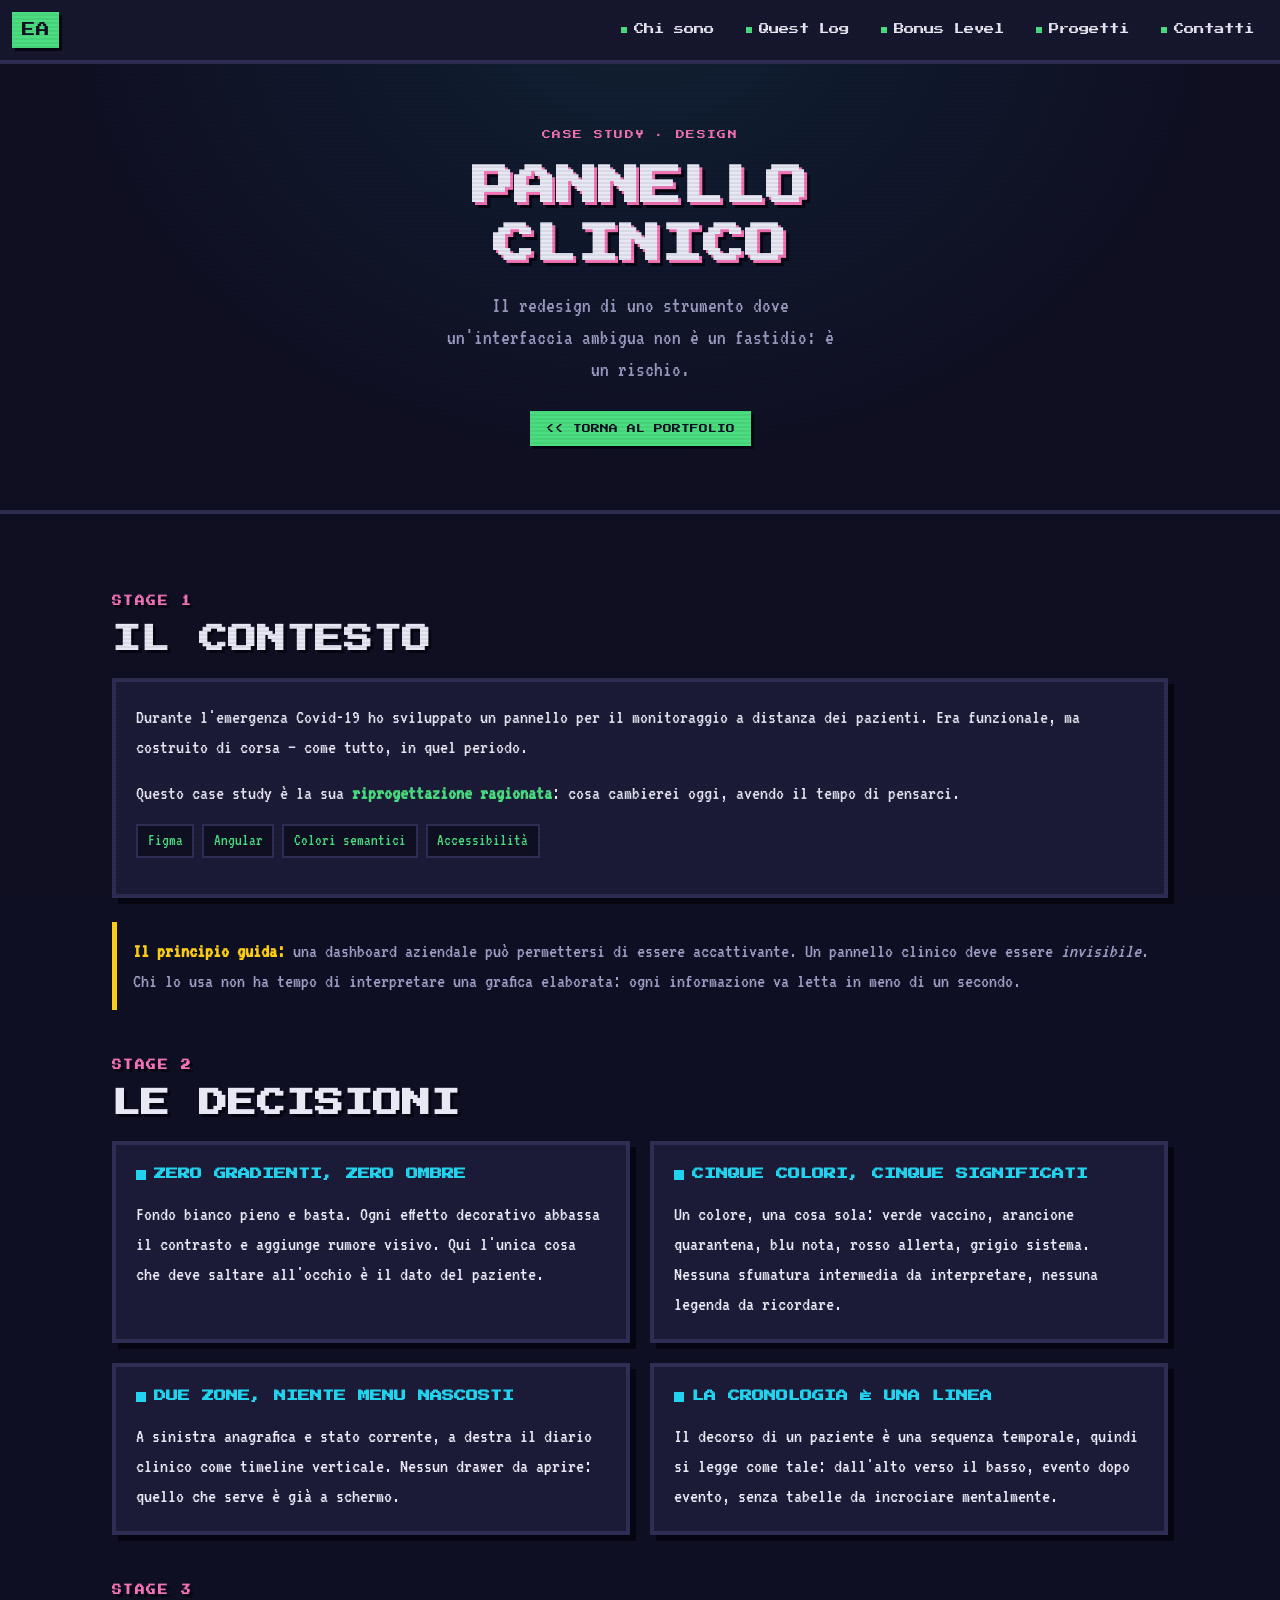
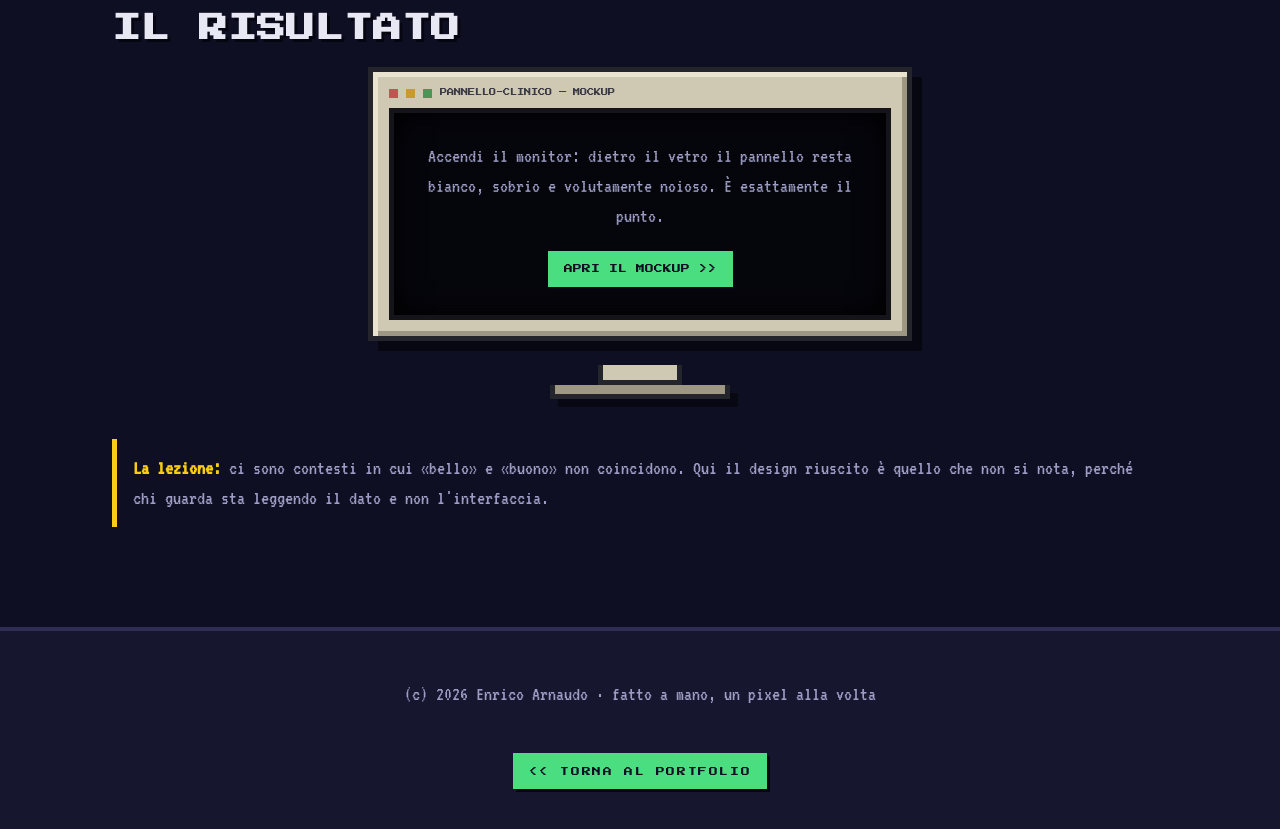
<file: design-showcase-panel.html>
<!doctype html>
<html lang="it" class="page">
  <head>
    <meta charset="UTF-8" />
    <meta name="viewport" content="width=device-width, initial-scale=1.0" />
    <title>Pannello Clinico — Design Showcase — Enrico Arnaudo</title>
    <meta
      name="description"
      content="Case study di design: il redesign di un pannello per il monitoraggio a distanza dei pazienti. Nessuna decorazione, solo informazioni leggibili in un secondo."
    />
    <meta name="theme-color" content="#0f0f23" />
    <link
      rel="icon"
      href="data:image/svg+xml,%3Csvg xmlns='http://www.w3.org/2000/svg' viewBox='0 0 8 8' shape-rendering='crispEdges'%3E%3Crect width='8' height='8' fill='%230f0f23'/%3E%3Crect x='2' y='1' width='4' height='1' fill='%234ade80'/%3E%3Crect x='2' y='2' width='1' height='1' fill='%234ade80'/%3E%3Crect x='2' y='3' width='3' height='1' fill='%234ade80'/%3E%3Crect x='2' y='4' width='1' height='1' fill='%234ade80'/%3E%3Crect x='2' y='5' width='1' height='1' fill='%234ade80'/%3E%3Crect x='2' y='6' width='4' height='1' fill='%234ade80'/%3E%3C/svg%3E"
    />
    <link rel="preconnect" href="https://fonts.googleapis.com" />
    <link rel="preconnect" href="https://fonts.gstatic.com" crossorigin />
    <link
      href="https://fonts.googleapis.com/css2?family=Press+Start+2P&family=VT323&display=swap"
      rel="stylesheet"
    />
    <link rel="stylesheet" href="css/pixel.css" />
  </head>

  <body>
    <div class="crt-overlay" aria-hidden="true"></div>

    <nav class="navbar" id="navbar">
      <a href="index.html" class="nav-logo" aria-label="Home">
        <span class="logo-block">EA</span>
      </a>
      <button class="hamburger" id="hamburger" aria-label="Menu" aria-expanded="false">
        <span></span><span></span><span></span>
      </button>
      <ul class="nav-links" id="navLinks">
        <li><a href="index.html#about" class="nav-link">Chi sono</a></li>
        <li><a href="index.html#quests" class="nav-link">Quest Log</a></li>
        <li><a href="index.html#portfolio" class="nav-link">Bonus Level</a></li>
        <li><a href="projects.html" class="nav-link">Progetti</a></li>
        <li><a href="index.html#contact" class="nav-link">Contatti</a></li>
      </ul>
    </nav>

    <header class="page-hero">
      <p class="page-kicker">CASE STUDY · DESIGN</p>
      <h1 class="page-title">PANNELLO<br />CLINICO</h1>
      <p class="page-lead">
        Il redesign di uno strumento dove un'interfaccia ambigua non è un
        fastidio: è un rischio.
      </p>
      <a href="index.html#portfolio" class="back-link">&lt;&lt; TORNA AL PORTFOLIO</a>
    </header>

    <main>
      <section class="section">
        <h2 class="section-title"><span class="title-level">STAGE 1</span>IL CONTESTO</h2>

        <div class="pixel-card prose">
          <p>
            Durante l'emergenza Covid-19 ho sviluppato un pannello per il
            monitoraggio a distanza dei pazienti. Era funzionale, ma costruito
            di corsa — come tutto, in quel periodo.
          </p>
          <p>
            Questo case study è la sua <strong>riprogettazione ragionata</strong>:
            cosa cambierei oggi, avendo il tempo di pensarci.
          </p>
          <div class="stack-row">
            <span class="loot-item">Figma</span>
            <span class="loot-item">Angular</span>
            <span class="loot-item">Colori semantici</span>
            <span class="loot-item">Accessibilità</span>
          </div>
        </div>

        <div class="note">
          <p>
            <strong>Il principio guida:</strong> una dashboard aziendale può
            permettersi di essere accattivante. Un pannello clinico deve essere
            <em>invisibile</em>. Chi lo usa non ha tempo di interpretare una
            grafica elaborata: ogni informazione va letta in meno di un secondo.
          </p>
        </div>

        <h2 class="section-title" style="margin-top: 3rem">
          <span class="title-level">STAGE 2</span>LE DECISIONI
        </h2>

        <div class="card-grid">
          <div class="pixel-card prose">
            <h4 class="card-heading">ZERO GRADIENTI, ZERO OMBRE</h4>
            <p>
              Fondo bianco pieno e basta. Ogni effetto decorativo abbassa il
              contrasto e aggiunge rumore visivo. Qui l'unica cosa che deve
              saltare all'occhio è il dato del paziente.
            </p>
          </div>

          <div class="pixel-card prose">
            <h4 class="card-heading">CINQUE COLORI, CINQUE SIGNIFICATI</h4>
            <p>
              Un colore, una cosa sola: verde vaccino, arancione quarantena,
              blu nota, rosso allerta, grigio sistema. Nessuna sfumatura
              intermedia da interpretare, nessuna legenda da ricordare.
            </p>
          </div>

          <div class="pixel-card prose">
            <h4 class="card-heading">DUE ZONE, NIENTE MENU NASCOSTI</h4>
            <p>
              A sinistra anagrafica e stato corrente, a destra il diario
              clinico come timeline verticale. Nessun drawer da aprire: quello
              che serve è già a schermo.
            </p>
          </div>

          <div class="pixel-card prose">
            <h4 class="card-heading">LA CRONOLOGIA È UNA LINEA</h4>
            <p>
              Il decorso di un paziente è una sequenza temporale, quindi si
              legge come tale: dall'alto verso il basso, evento dopo evento,
              senza tabelle da incrociare mentalmente.
            </p>
          </div>
        </div>

        <h2 class="section-title" style="margin-top: 3rem">
          <span class="title-level">STAGE 3</span>IL RISULTATO
        </h2>

        <div class="exhibit">
          <div class="exhibit-bar">
            <span class="exhibit-dot"></span>
            <span class="exhibit-dot"></span>
            <span class="exhibit-dot"></span>
            <span>PANNELLO-CLINICO — MOCKUP</span>
          </div>
          <div class="exhibit-body">
            <p>
              Accendi il monitor: dietro il vetro il pannello resta bianco,
              sobrio e volutamente noioso. È esattamente il punto.
            </p>
            <a href="panel-clinico.html" class="back-link" style="margin-top: 0; position: relative; z-index: 1">
              APRI IL MOCKUP &gt;&gt;
            </a>
          </div>
        </div>
        <div class="exhibit-stand" aria-hidden="true"></div>

        <div class="note">
          <p>
            <strong>La lezione:</strong> ci sono contesti in cui «bello» e
            «buono» non coincidono. Qui il design riuscito è quello che non si
            nota, perché chi guarda sta leggendo il dato e non l'interfaccia.
          </p>
        </div>
      </section>
    </main>

    <footer class="footer">
      <p class="footer-line">(c) 2026 Enrico Arnaudo · fatto a mano, un pixel alla volta</p>
      <p class="footer-hint" style="margin-top: 1.25rem">
        <a href="index.html#portfolio" class="back-link">&lt;&lt; TORNA AL PORTFOLIO</a>
      </p>
    </footer>

    <script src="js/pixel-page.js"></script>
  </body>
</html>
</file>
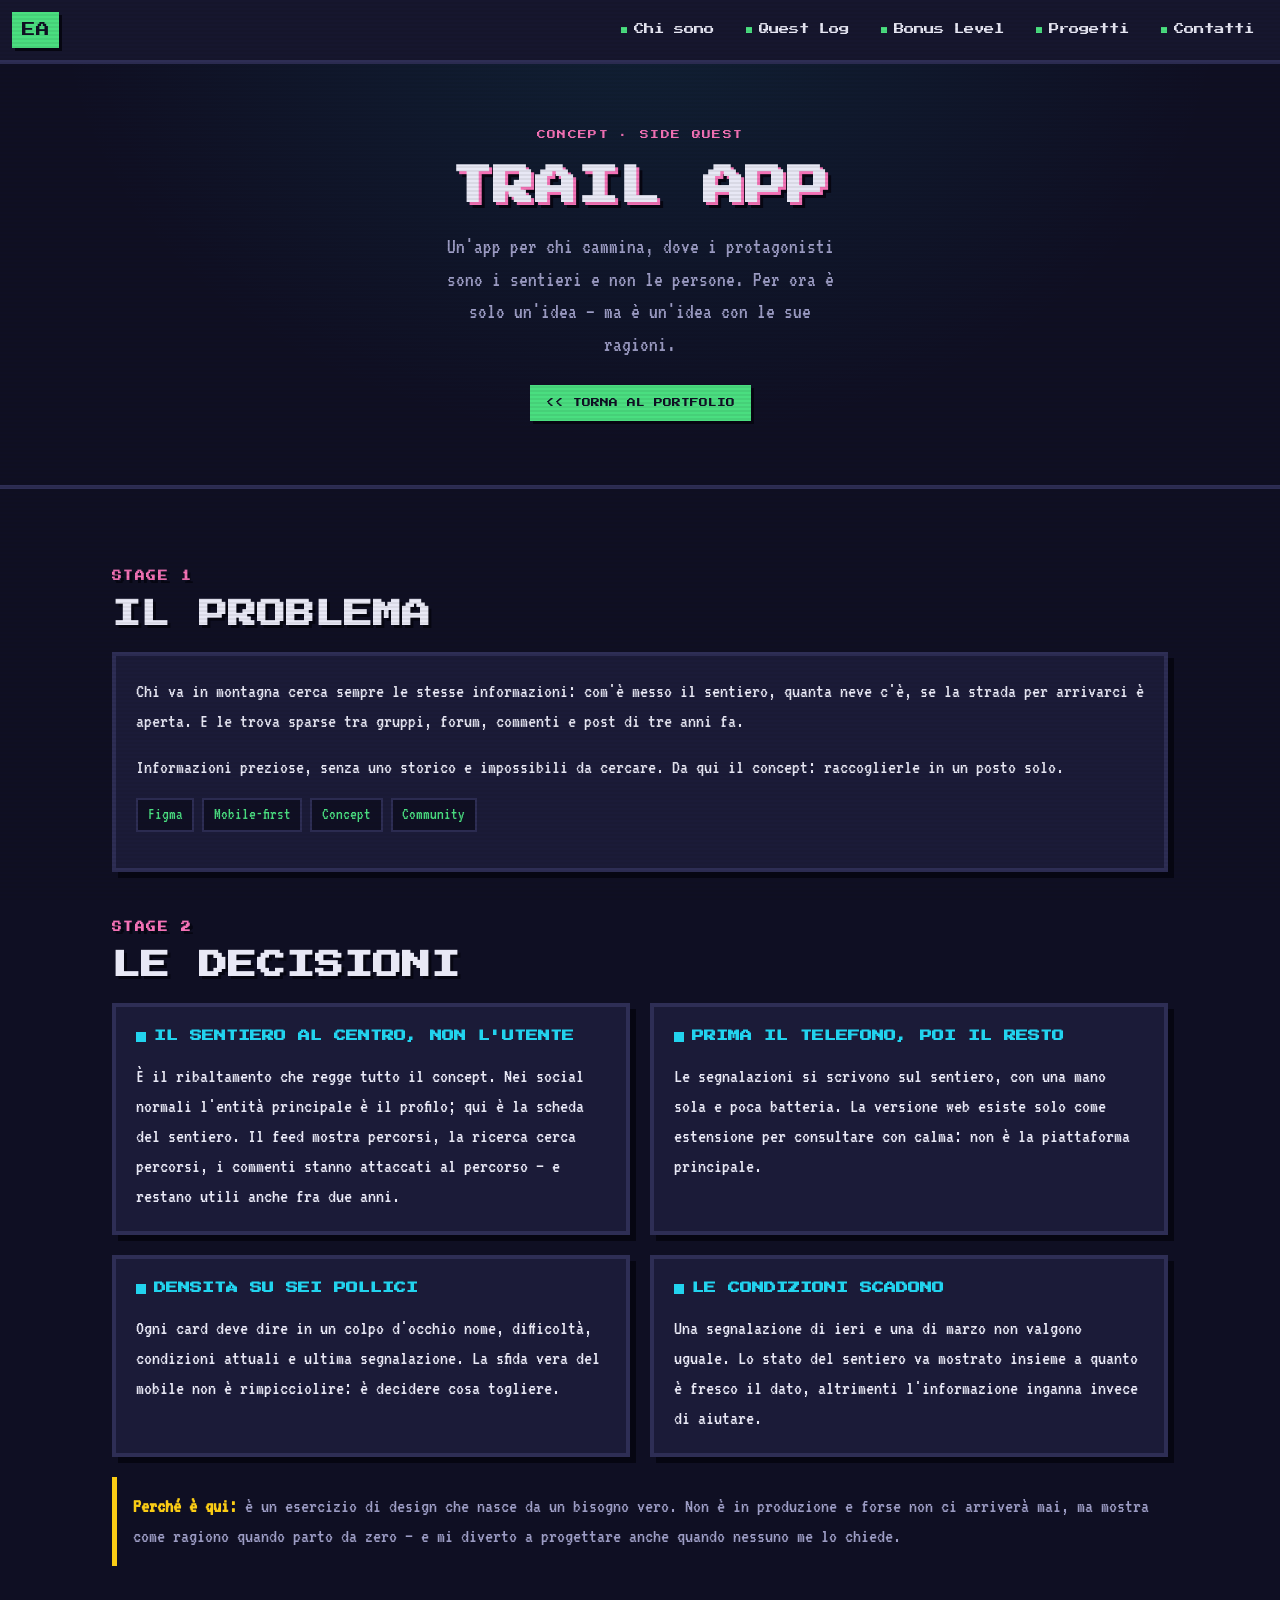
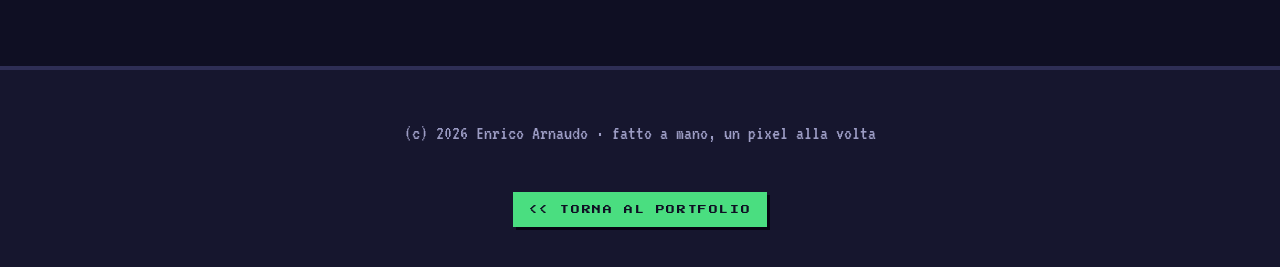
<file: design-showcase-rambler.html>
<!doctype html>
<html lang="it" class="page">
  <head>
    <meta charset="UTF-8" />
    <meta name="viewport" content="width=device-width, initial-scale=1.0" />
    <title>Trail App Concept — Design Showcase — Enrico Arnaudo</title>
    <meta
      name="description"
      content="Concept di design: un social network mobile-first per l'escursionismo, dove l'entità centrale non è l'utente ma il sentiero."
    />
    <meta name="theme-color" content="#0f0f23" />
    <link
      rel="icon"
      href="data:image/svg+xml,%3Csvg xmlns='http://www.w3.org/2000/svg' viewBox='0 0 8 8' shape-rendering='crispEdges'%3E%3Crect width='8' height='8' fill='%230f0f23'/%3E%3Crect x='2' y='1' width='4' height='1' fill='%234ade80'/%3E%3Crect x='2' y='2' width='1' height='1' fill='%234ade80'/%3E%3Crect x='2' y='3' width='3' height='1' fill='%234ade80'/%3E%3Crect x='2' y='4' width='1' height='1' fill='%234ade80'/%3E%3Crect x='2' y='5' width='1' height='1' fill='%234ade80'/%3E%3Crect x='2' y='6' width='4' height='1' fill='%234ade80'/%3E%3C/svg%3E"
    />
    <link rel="preconnect" href="https://fonts.googleapis.com" />
    <link rel="preconnect" href="https://fonts.gstatic.com" crossorigin />
    <link
      href="https://fonts.googleapis.com/css2?family=Press+Start+2P&family=VT323&display=swap"
      rel="stylesheet"
    />
    <link rel="stylesheet" href="css/pixel.css" />
  </head>

  <body>
    <div class="crt-overlay" aria-hidden="true"></div>

    <nav class="navbar" id="navbar">
      <a href="index.html" class="nav-logo" aria-label="Home">
        <span class="logo-block">EA</span>
      </a>
      <button class="hamburger" id="hamburger" aria-label="Menu" aria-expanded="false">
        <span></span><span></span><span></span>
      </button>
      <ul class="nav-links" id="navLinks">
        <li><a href="index.html#about" class="nav-link">Chi sono</a></li>
        <li><a href="index.html#quests" class="nav-link">Quest Log</a></li>
        <li><a href="index.html#portfolio" class="nav-link">Bonus Level</a></li>
        <li><a href="projects.html" class="nav-link">Progetti</a></li>
        <li><a href="index.html#contact" class="nav-link">Contatti</a></li>
      </ul>
    </nav>

    <header class="page-hero">
      <p class="page-kicker">CONCEPT · SIDE QUEST</p>
      <h1 class="page-title">TRAIL APP</h1>
      <p class="page-lead">
        Un'app per chi cammina, dove i protagonisti sono i sentieri e non le
        persone. Per ora è solo un'idea — ma è un'idea con le sue ragioni.
      </p>
      <a href="index.html#portfolio" class="back-link">&lt;&lt; TORNA AL PORTFOLIO</a>
    </header>

    <main>
      <section class="section">
        <h2 class="section-title"><span class="title-level">STAGE 1</span>IL PROBLEMA</h2>

        <div class="pixel-card prose">
          <p>
            Chi va in montagna cerca sempre le stesse informazioni: com'è messo
            il sentiero, quanta neve c'è, se la strada per arrivarci è aperta.
            E le trova sparse tra gruppi, forum, commenti e post di tre anni fa.
          </p>
          <p>
            Informazioni preziose, senza uno storico e impossibili da cercare.
            Da qui il concept: raccoglierle in un posto solo.
          </p>
          <div class="stack-row">
            <span class="loot-item">Figma</span>
            <span class="loot-item">Mobile-first</span>
            <span class="loot-item">Concept</span>
            <span class="loot-item">Community</span>
          </div>
        </div>

        <h2 class="section-title" style="margin-top: 3rem">
          <span class="title-level">STAGE 2</span>LE DECISIONI
        </h2>

        <div class="card-grid">
          <div class="pixel-card prose">
            <h4 class="card-heading">IL SENTIERO AL CENTRO, NON L'UTENTE</h4>
            <p>
              È il ribaltamento che regge tutto il concept. Nei social normali
              l'entità principale è il profilo; qui è la scheda del sentiero.
              Il feed mostra percorsi, la ricerca cerca percorsi, i commenti
              stanno attaccati al percorso — e restano utili anche fra due anni.
            </p>
          </div>

          <div class="pixel-card prose">
            <h4 class="card-heading">PRIMA IL TELEFONO, POI IL RESTO</h4>
            <p>
              Le segnalazioni si scrivono sul sentiero, con una mano sola e
              poca batteria. La versione web esiste solo come estensione per
              consultare con calma: non è la piattaforma principale.
            </p>
          </div>

          <div class="pixel-card prose">
            <h4 class="card-heading">DENSITÀ SU SEI POLLICI</h4>
            <p>
              Ogni card deve dire in un colpo d'occhio nome, difficoltà,
              condizioni attuali e ultima segnalazione. La sfida vera del
              mobile non è rimpicciolire: è decidere cosa togliere.
            </p>
          </div>

          <div class="pixel-card prose">
            <h4 class="card-heading">LE CONDIZIONI SCADONO</h4>
            <p>
              Una segnalazione di ieri e una di marzo non valgono uguale. Lo
              stato del sentiero va mostrato insieme a quanto è fresco il dato,
              altrimenti l'informazione inganna invece di aiutare.
            </p>
          </div>
        </div>

        <div class="note">
          <p>
            <strong>Perché è qui:</strong> è un esercizio di design che nasce
            da un bisogno vero. Non è in produzione e forse non ci arriverà
            mai, ma mostra come ragiono quando parto da zero — e mi diverto a
            progettare anche quando nessuno me lo chiede.
          </p>
        </div>
      </section>
    </main>

    <footer class="footer">
      <p class="footer-line">(c) 2026 Enrico Arnaudo · fatto a mano, un pixel alla volta</p>
      <p class="footer-hint" style="margin-top: 1.25rem">
        <a href="index.html#portfolio" class="back-link">&lt;&lt; TORNA AL PORTFOLIO</a>
      </p>
    </footer>

    <script src="js/pixel-page.js"></script>
  </body>
</html>
</file>
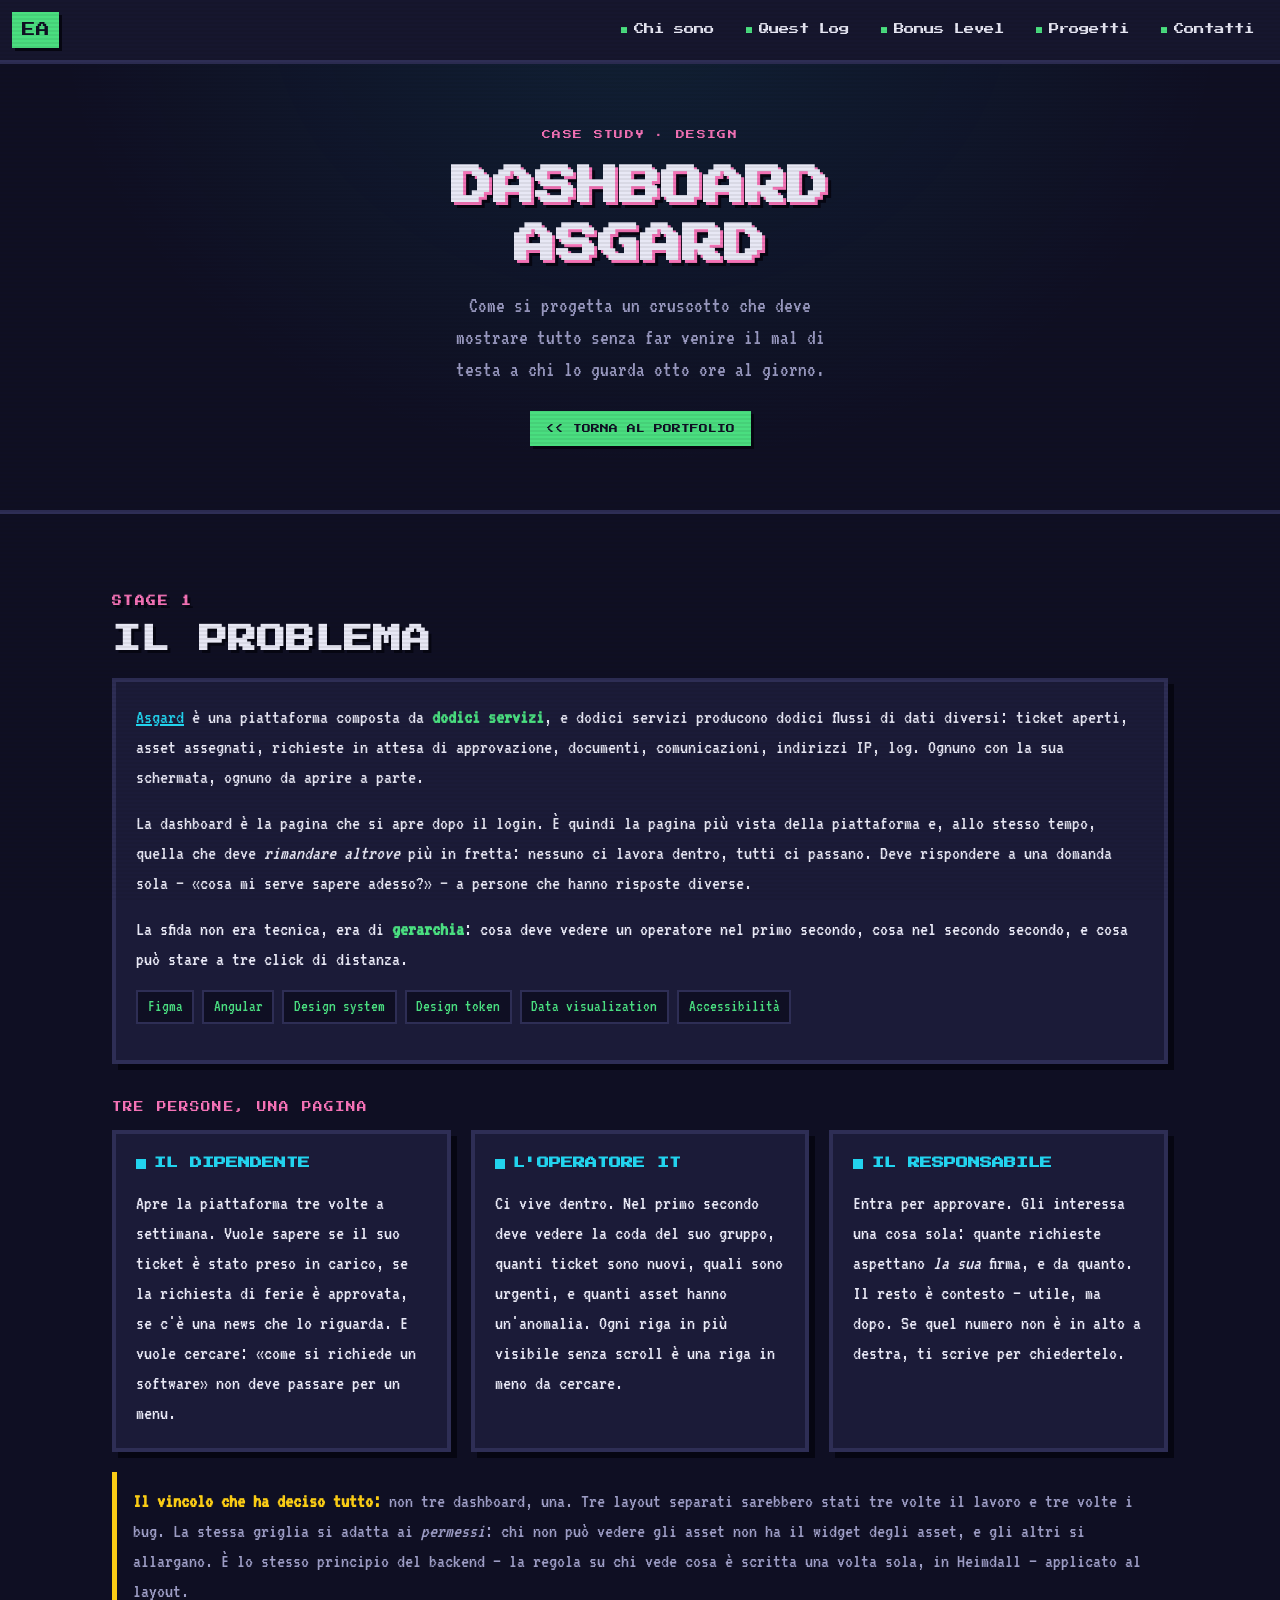
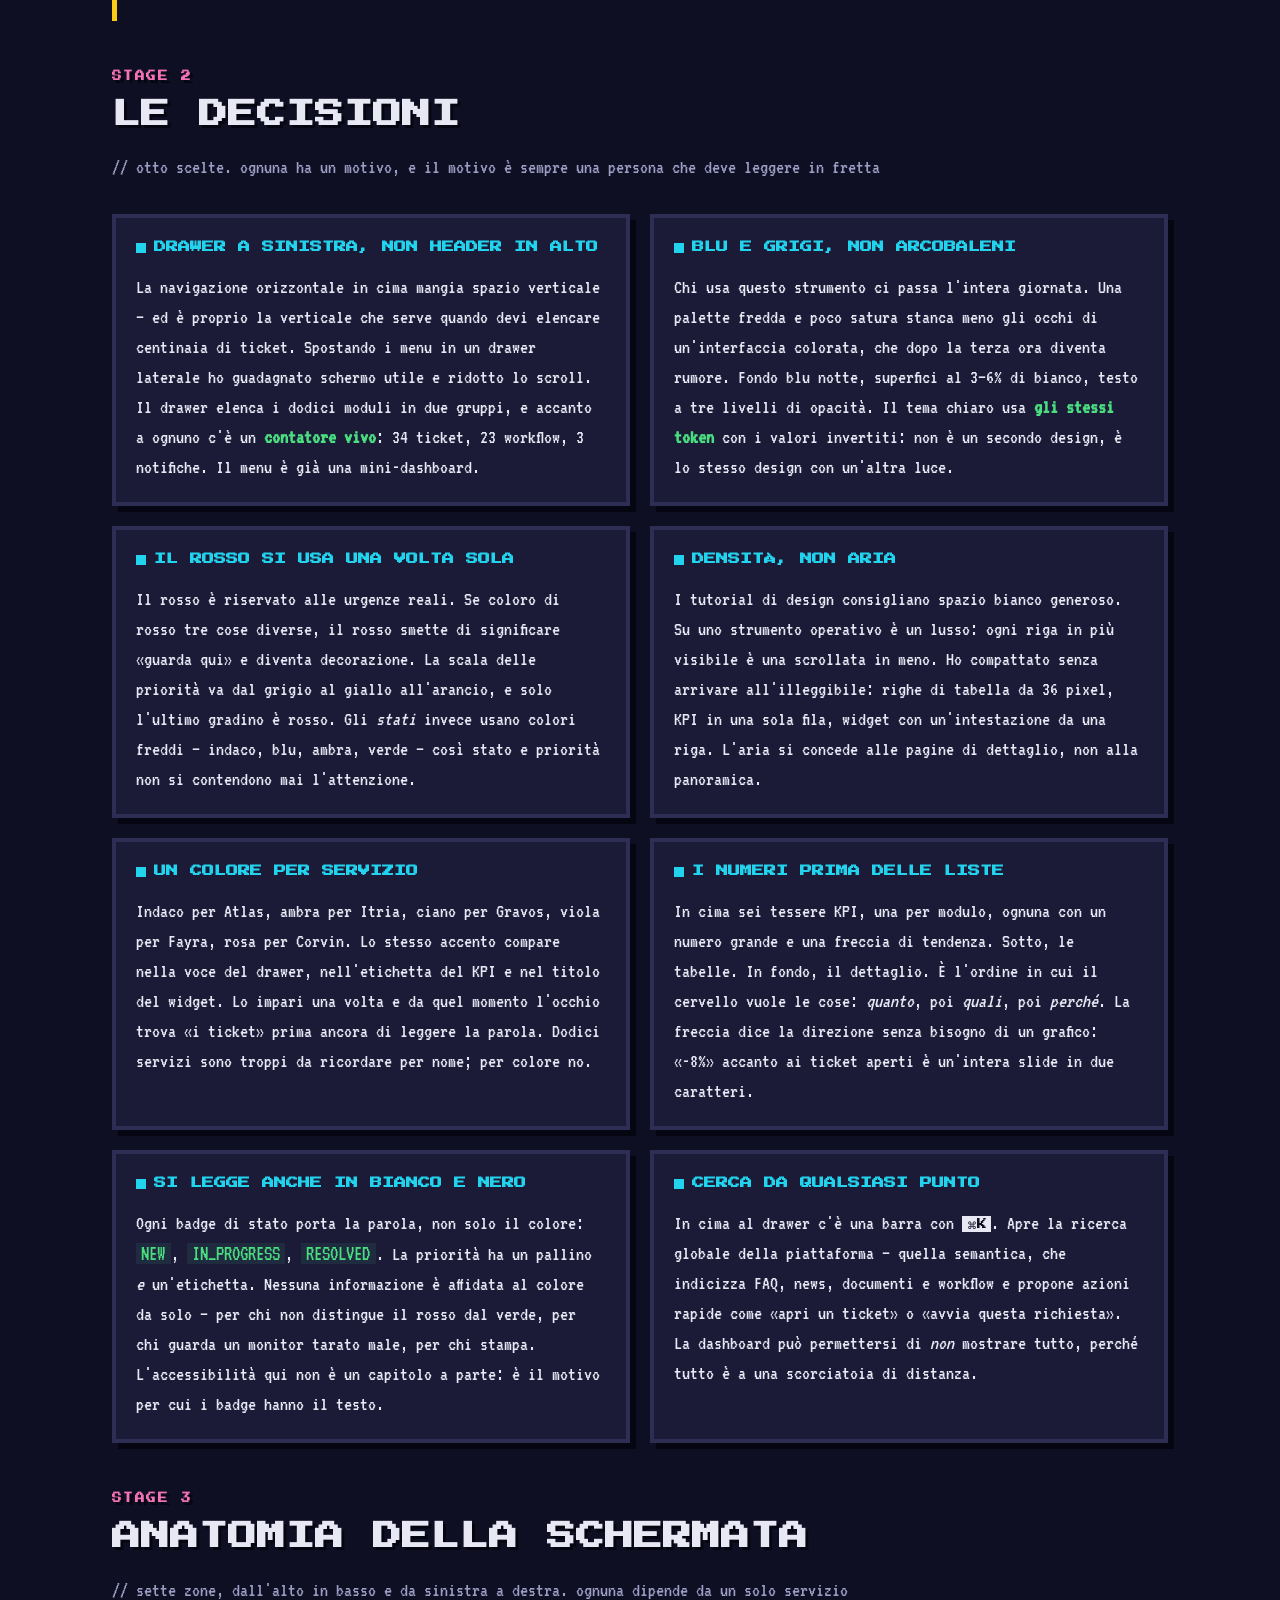
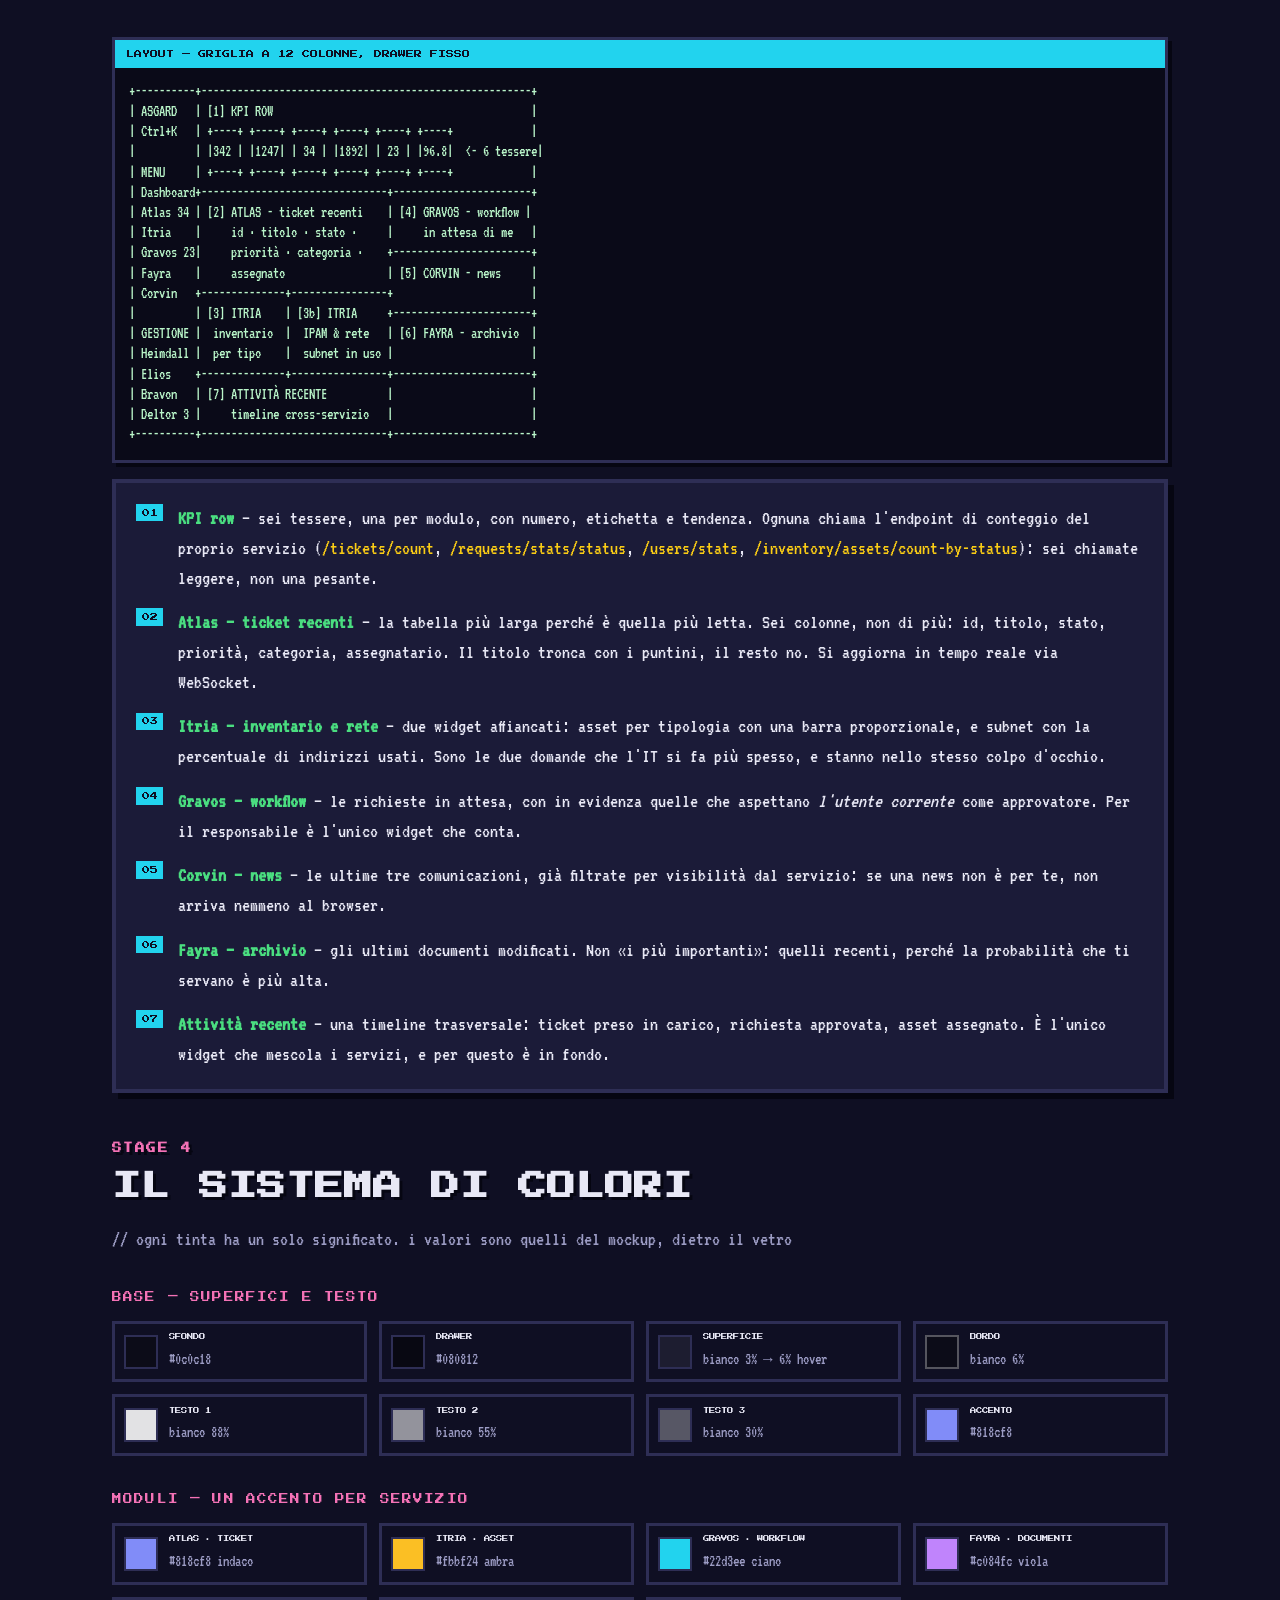
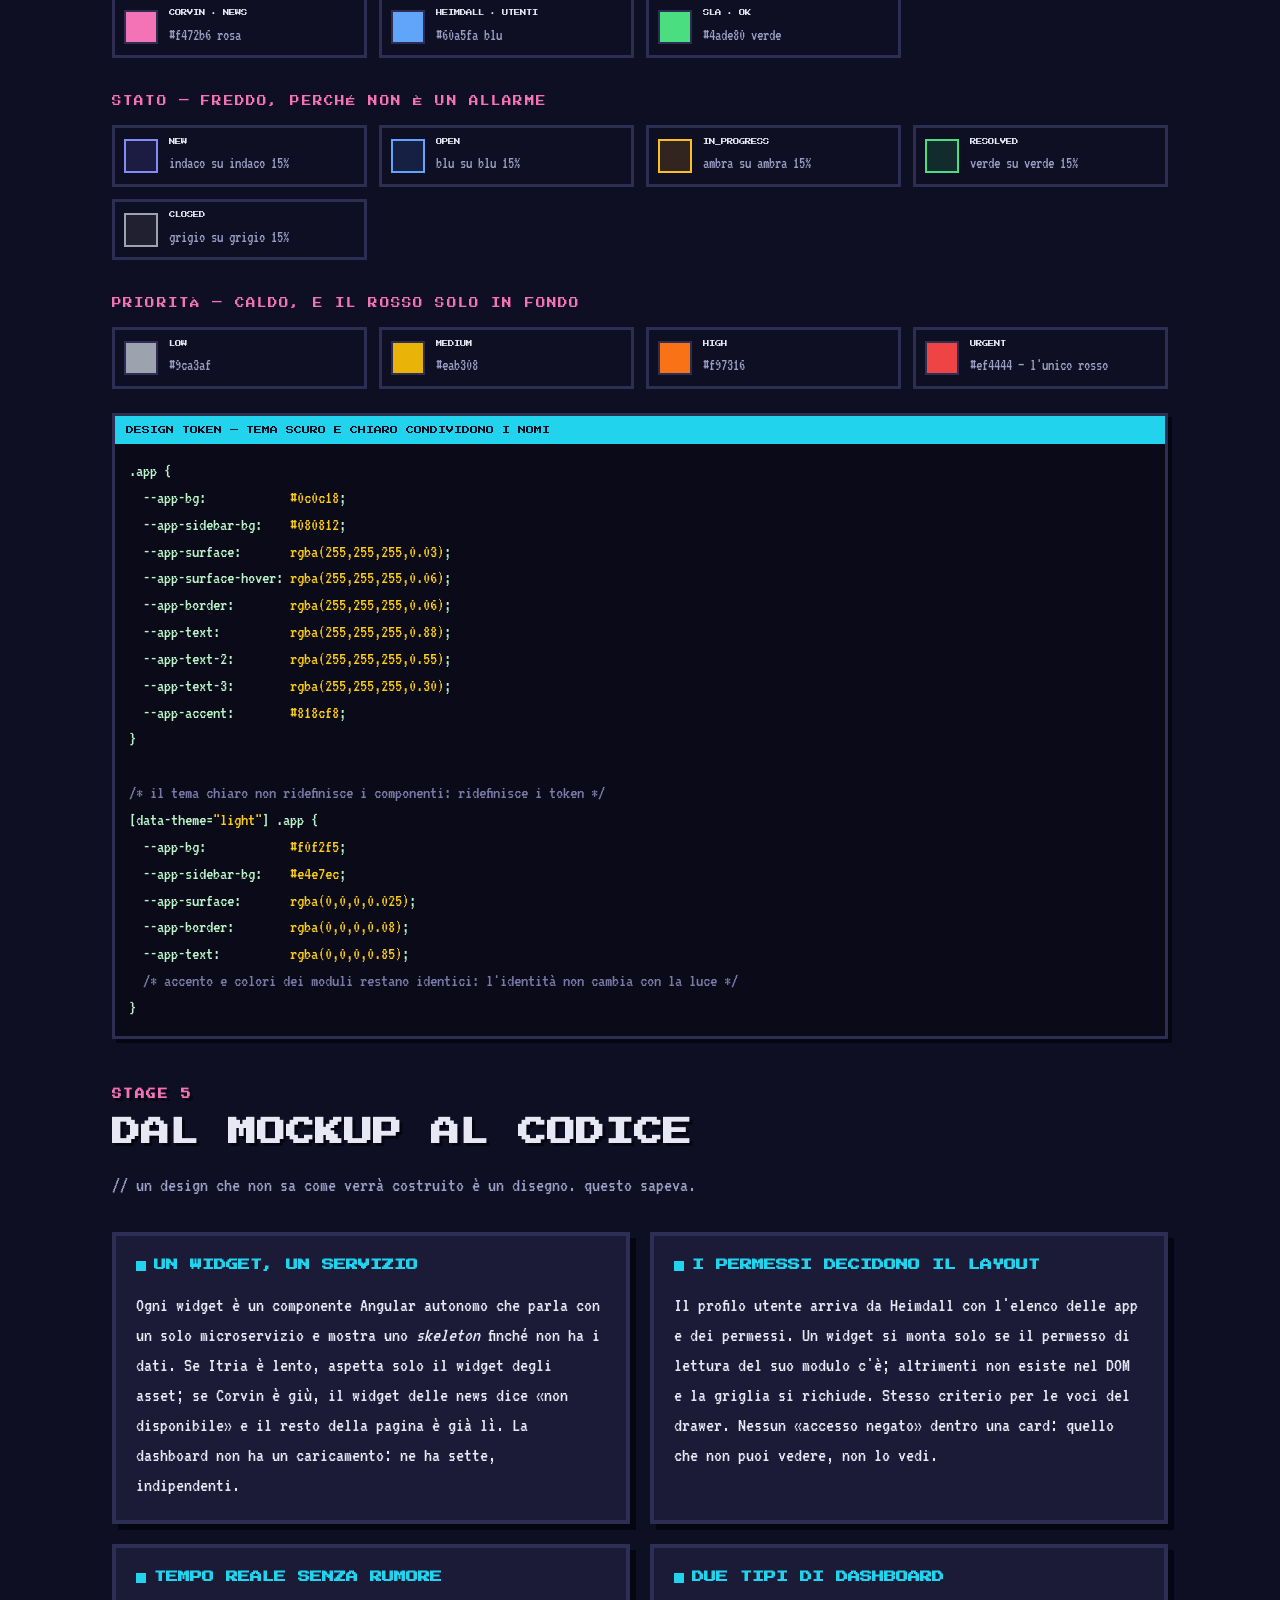
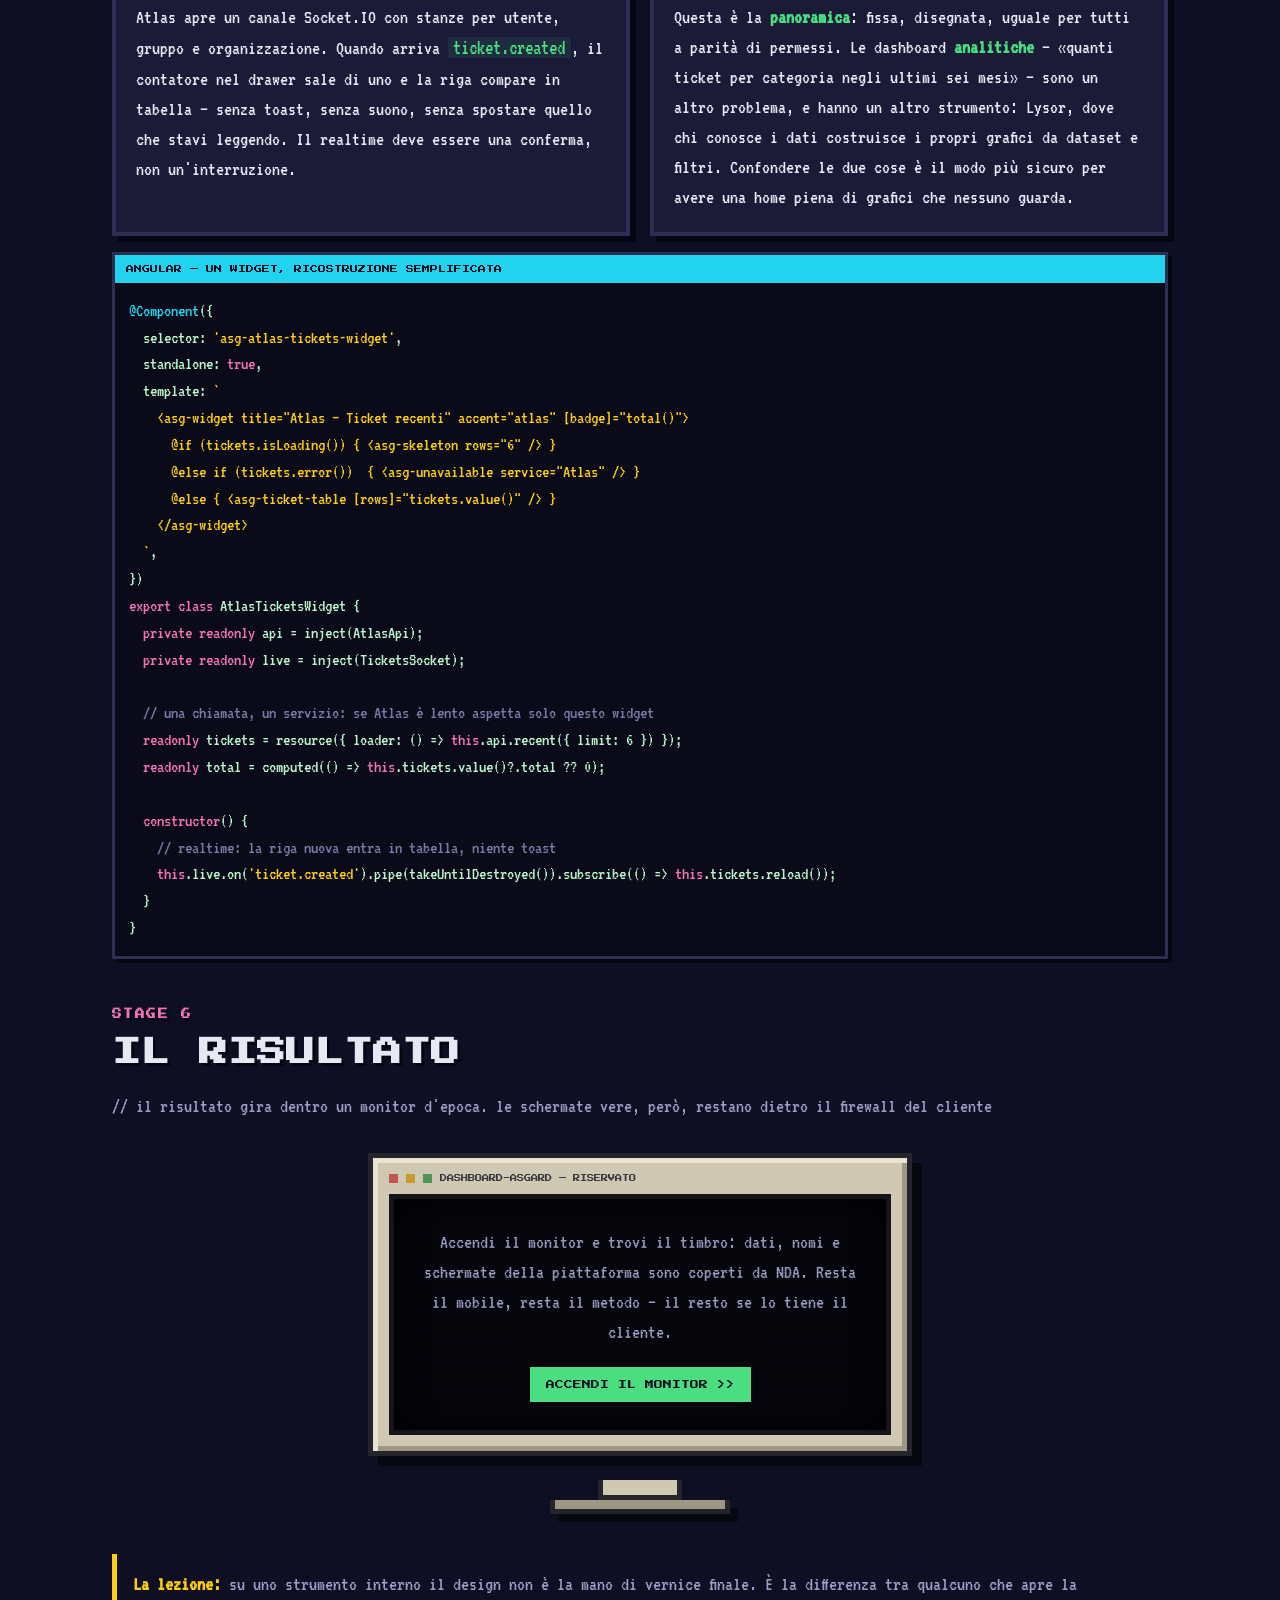
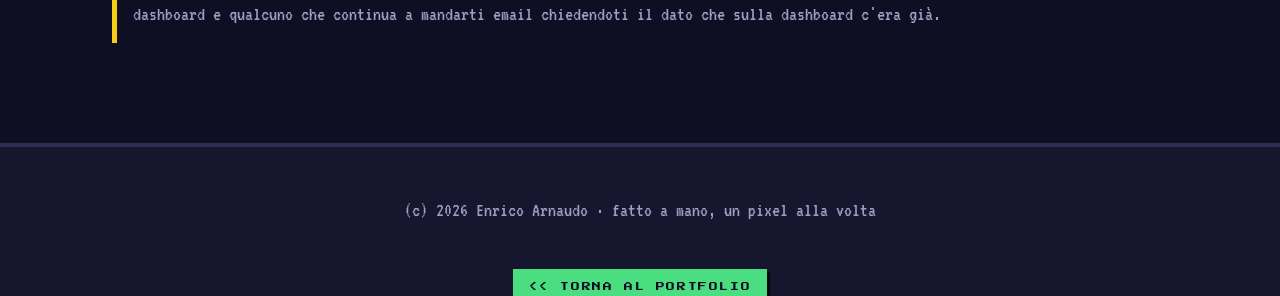
<file: design-showcase.html>
<!doctype html>
<html lang="it" class="page">
  <head>
    <meta charset="UTF-8" />
    <meta name="viewport" content="width=device-width, initial-scale=1.0" />
    <title>Dashboard Asgard — Design Showcase — Enrico Arnaudo</title>
    <meta
      name="description"
      content="Case study di design: come ho progettato la dashboard di una piattaforma a dodici microservizi — gerarchia, palette, sistema di colori, anatomia della schermata e come il mockup diventa codice."
    />
    <meta name="theme-color" content="#0f0f23" />
    <link
      rel="icon"
      href="data:image/svg+xml,%3Csvg xmlns='http://www.w3.org/2000/svg' viewBox='0 0 8 8' shape-rendering='crispEdges'%3E%3Crect width='8' height='8' fill='%230f0f23'/%3E%3Crect x='2' y='1' width='4' height='1' fill='%234ade80'/%3E%3Crect x='2' y='2' width='1' height='1' fill='%234ade80'/%3E%3Crect x='2' y='3' width='3' height='1' fill='%234ade80'/%3E%3Crect x='2' y='4' width='1' height='1' fill='%234ade80'/%3E%3Crect x='2' y='5' width='1' height='1' fill='%234ade80'/%3E%3Crect x='2' y='6' width='4' height='1' fill='%234ade80'/%3E%3C/svg%3E"
    />
    <link rel="preconnect" href="https://fonts.googleapis.com" />
    <link rel="preconnect" href="https://fonts.gstatic.com" crossorigin />
    <link
      href="https://fonts.googleapis.com/css2?family=Press+Start+2P&family=VT323&display=swap"
      rel="stylesheet"
    />
    <link rel="stylesheet" href="css/pixel.css" />
  </head>

  <body>
    <div class="crt-overlay" aria-hidden="true"></div>

    <nav class="navbar" id="navbar">
      <a href="index.html" class="nav-logo" aria-label="Home">
        <span class="logo-block">EA</span>
      </a>
      <button class="hamburger" id="hamburger" aria-label="Menu" aria-expanded="false">
        <span></span><span></span><span></span>
      </button>
      <ul class="nav-links" id="navLinks">
        <li><a href="index.html#about" class="nav-link">Chi sono</a></li>
        <li><a href="index.html#quests" class="nav-link">Quest Log</a></li>
        <li><a href="index.html#portfolio" class="nav-link">Bonus Level</a></li>
        <li><a href="projects.html" class="nav-link">Progetti</a></li>
        <li><a href="index.html#contact" class="nav-link">Contatti</a></li>
      </ul>
    </nav>

    <header class="page-hero">
      <p class="page-kicker">CASE STUDY · DESIGN</p>
      <h1 class="page-title">DASHBOARD<br />ASGARD</h1>
      <p class="page-lead">
        Come si progetta un cruscotto che deve mostrare tutto senza far
        venire il mal di testa a chi lo guarda otto ore al giorno.
      </p>
      <a href="index.html#portfolio" class="back-link">&lt;&lt; TORNA AL PORTFOLIO</a>
    </header>

    <main>
      <!-- ═══════════════ STAGE 1 ═══════════════ -->
      <section class="section">
        <h2 class="section-title"><span class="title-level">STAGE 1</span>IL PROBLEMA</h2>

        <div class="pixel-card prose">
          <p>
            <a href="projects.html#asgard" style="color: var(--cyan)">Asgard</a>
            è una piattaforma composta da <strong>dodici servizi</strong>, e
            dodici servizi producono dodici flussi di dati diversi: ticket
            aperti, asset assegnati, richieste in attesa di approvazione,
            documenti, comunicazioni, indirizzi IP, log. Ognuno con la sua
            schermata, ognuno da aprire a parte.
          </p>
          <p>
            La dashboard è la pagina che si apre dopo il login. È quindi la
            pagina più vista della piattaforma e, allo stesso tempo, quella
            che deve <em>rimandare altrove</em> più in fretta: nessuno ci
            lavora dentro, tutti ci passano. Deve rispondere a una domanda
            sola — «cosa mi serve sapere adesso?» — a persone che hanno
            risposte diverse.
          </p>
          <p>
            La sfida non era tecnica, era di <strong>gerarchia</strong>: cosa
            deve vedere un operatore nel primo secondo, cosa nel secondo
            secondo, e cosa può stare a tre click di distanza.
          </p>
          <div class="stack-row">
            <span class="loot-item">Figma</span>
            <span class="loot-item">Angular</span>
            <span class="loot-item">Design system</span>
            <span class="loot-item">Design token</span>
            <span class="loot-item">Data visualization</span>
            <span class="loot-item">Accessibilità</span>
          </div>
        </div>

        <p class="group-title">TRE PERSONE, UNA PAGINA</p>

        <div class="card-grid card-grid-3">
          <div class="pixel-card prose">
            <h4 class="card-heading">IL DIPENDENTE</h4>
            <p>
              Apre la piattaforma tre volte a settimana. Vuole sapere se il
              suo ticket è stato preso in carico, se la richiesta di ferie è
              approvata, se c'è una news che lo riguarda. E vuole cercare:
              «come si richiede un software» non deve passare per un menu.
            </p>
          </div>

          <div class="pixel-card prose">
            <h4 class="card-heading">L'OPERATORE IT</h4>
            <p>
              Ci vive dentro. Nel primo secondo deve vedere la coda del suo
              gruppo, quanti ticket sono nuovi, quali sono urgenti, e quanti
              asset hanno un'anomalia. Ogni riga in più visibile senza scroll
              è una riga in meno da cercare.
            </p>
          </div>

          <div class="pixel-card prose">
            <h4 class="card-heading">IL RESPONSABILE</h4>
            <p>
              Entra per approvare. Gli interessa una cosa sola: quante
              richieste aspettano <em>la sua</em> firma, e da quanto. Il resto
              è contesto — utile, ma dopo. Se quel numero non è in alto a
              destra, ti scrive per chiedertelo.
            </p>
          </div>
        </div>

        <div class="note">
          <p>
            <strong>Il vincolo che ha deciso tutto:</strong> non tre dashboard,
            una. Tre layout separati sarebbero stati tre volte il lavoro e tre
            volte i bug. La stessa griglia si adatta ai <em>permessi</em>: chi
            non può vedere gli asset non ha il widget degli asset, e gli altri
            si allargano. È lo stesso principio del backend — la regola su chi
            vede cosa è scritta una volta sola, in Heimdall — applicato al
            layout.
          </p>
        </div>

        <!-- ═══════════════ STAGE 2 ═══════════════ -->
        <h2 class="section-title" style="margin-top: 3rem">
          <span class="title-level">STAGE 2</span>LE DECISIONI
        </h2>
        <p class="section-sub">// otto scelte. ognuna ha un motivo, e il motivo è sempre una persona che deve leggere in fretta</p>

        <div class="card-grid">
          <div class="pixel-card prose">
            <h4 class="card-heading">DRAWER A SINISTRA, NON HEADER IN ALTO</h4>
            <p>
              La navigazione orizzontale in cima mangia spazio verticale — ed è
              proprio la verticale che serve quando devi elencare centinaia di
              ticket. Spostando i menu in un drawer laterale ho guadagnato
              schermo utile e ridotto lo scroll. Il drawer elenca i dodici
              moduli in due gruppi, e accanto a ognuno c'è un
              <strong>contatore vivo</strong>: 34 ticket, 23 workflow, 3
              notifiche. Il menu è già una mini-dashboard.
            </p>
          </div>

          <div class="pixel-card prose">
            <h4 class="card-heading">BLU E GRIGI, NON ARCOBALENI</h4>
            <p>
              Chi usa questo strumento ci passa l'intera giornata. Una palette
              fredda e poco satura stanca meno gli occhi di un'interfaccia
              colorata, che dopo la terza ora diventa rumore. Fondo blu
              notte, superfici al 3–6% di bianco, testo a tre livelli di
              opacità. Il tema chiaro usa <strong>gli stessi token</strong>
              con i valori invertiti: non è un secondo design, è lo stesso
              design con un'altra luce.
            </p>
          </div>

          <div class="pixel-card prose">
            <h4 class="card-heading">IL ROSSO SI USA UNA VOLTA SOLA</h4>
            <p>
              Il rosso è riservato alle urgenze reali. Se coloro di rosso tre
              cose diverse, il rosso smette di significare «guarda qui» e
              diventa decorazione. La scala delle priorità va dal grigio al
              giallo all'arancio, e solo l'ultimo gradino è rosso. Gli
              <em>stati</em> invece usano colori freddi — indaco, blu, ambra,
              verde — così stato e priorità non si contendono mai l'attenzione.
            </p>
          </div>

          <div class="pixel-card prose">
            <h4 class="card-heading">DENSITÀ, NON ARIA</h4>
            <p>
              I tutorial di design consigliano spazio bianco generoso. Su uno
              strumento operativo è un lusso: ogni riga in più visibile è una
              scrollata in meno. Ho compattato senza arrivare all'illeggibile:
              righe di tabella da 36 pixel, KPI in una sola fila, widget con
              un'intestazione da una riga. L'aria si concede alle pagine di
              dettaglio, non alla panoramica.
            </p>
          </div>

          <div class="pixel-card prose">
            <h4 class="card-heading">UN COLORE PER SERVIZIO</h4>
            <p>
              Indaco per Atlas, ambra per Itria, ciano per Gravos, viola per
              Fayra, rosa per Corvin. Lo stesso accento compare nella voce del
              drawer, nell'etichetta del KPI e nel titolo del widget. Lo
              impari una volta e da quel momento l'occhio trova «i ticket»
              prima ancora di leggere la parola. Dodici servizi sono troppi da
              ricordare per nome; per colore no.
            </p>
          </div>

          <div class="pixel-card prose">
            <h4 class="card-heading">I NUMERI PRIMA DELLE LISTE</h4>
            <p>
              In cima sei tessere KPI, una per modulo, ognuna con un numero
              grande e una freccia di tendenza. Sotto, le tabelle. In fondo,
              il dettaglio. È l'ordine in cui il cervello vuole le cose:
              <em>quanto</em>, poi <em>quali</em>, poi <em>perché</em>. La
              freccia dice la direzione senza bisogno di un grafico: «-8%»
              accanto ai ticket aperti è un'intera slide in due caratteri.
            </p>
          </div>

          <div class="pixel-card prose">
            <h4 class="card-heading">SI LEGGE ANCHE IN BIANCO E NERO</h4>
            <p>
              Ogni badge di stato porta la parola, non solo il colore:
              <code>NEW</code>, <code>IN_PROGRESS</code>, <code>RESOLVED</code>.
              La priorità ha un pallino <em>e</em> un'etichetta. Nessuna
              informazione è affidata al colore da solo — per chi non
              distingue il rosso dal verde, per chi guarda un monitor tarato
              male, per chi stampa. L'accessibilità qui non è un capitolo a
              parte: è il motivo per cui i badge hanno il testo.
            </p>
          </div>

          <div class="pixel-card prose">
            <h4 class="card-heading">CERCA DA QUALSIASI PUNTO</h4>
            <p>
              In cima al drawer c'è una barra con <kbd>⌘K</kbd>. Apre la
              ricerca globale della piattaforma — quella semantica, che
              indicizza FAQ, news, documenti e workflow e propone azioni
              rapide come «apri un ticket» o «avvia questa richiesta». La
              dashboard può permettersi di <em>non</em> mostrare tutto,
              perché tutto è a una scorciatoia di distanza.
            </p>
          </div>
        </div>

        <!-- ═══════════════ STAGE 3 ═══════════════ -->
        <h2 class="section-title" style="margin-top: 3rem">
          <span class="title-level">STAGE 3</span>ANATOMIA DELLA SCHERMATA
        </h2>
        <p class="section-sub">// sette zone, dall'alto in basso e da sinistra a destra. ognuna dipende da un solo servizio</p>

        <div class="code-block diagram">
          <p class="code-head">LAYOUT — GRIGLIA A 12 COLONNE, DRAWER FISSO</p>
          <pre><code>+----------+-------------------------------------------------------+
| ASGARD   | [1] KPI ROW                                           |
| Ctrl+K   | +----+ +----+ +----+ +----+ +----+ +----+             |
|          | |342 | |1247| | 34 | |1892| | 23 | |96.8|  &lt;- 6 tessere|
| MENU     | +----+ +----+ +----+ +----+ +----+ +----+             |
| Dashboard+-------------------------------+-----------------------+
| Atlas 34 | [2] ATLAS - ticket recenti    | [4] GRAVOS - workflow |
| Itria    |     id · titolo · stato ·     |     in attesa di me   |
| Gravos 23|     priorità · categoria ·    +-----------------------+
| Fayra    |     assegnato                 | [5] CORVIN - news     |
| Corvin   +--------------+----------------+                       |
|          | [3] ITRIA    | [3b] ITRIA     +-----------------------+
| GESTIONE |  inventario  |  IPAM &amp; rete   | [6] FAYRA - archivio  |
| Heimdall |  per tipo    |  subnet in uso |                       |
| Elios    +--------------+----------------+-----------------------+
| Bravon   | [7] ATTIVITÀ RECENTE          |                       |
| Deltor 3 |     timeline cross-servizio   |                       |
+----------+-------------------------------+-----------------------+</code></pre>
        </div>

        <div class="pixel-card">
          <ol class="steps">
            <li>
              <strong>KPI row</strong> — sei tessere, una per modulo, con
              numero, etichetta e tendenza. Ognuna chiama l'endpoint di
              conteggio del proprio servizio (<code>/tickets/count</code>,
              <code>/requests/stats/status</code>, <code>/users/stats</code>,
              <code>/inventory/assets/count-by-status</code>): sei chiamate
              leggere, non una pesante.
            </li>
            <li>
              <strong>Atlas — ticket recenti</strong> — la tabella più larga
              perché è quella più letta. Sei colonne, non di più: id, titolo,
              stato, priorità, categoria, assegnatario. Il titolo tronca con i
              puntini, il resto no. Si aggiorna in tempo reale via WebSocket.
            </li>
            <li>
              <strong>Itria — inventario e rete</strong> — due widget
              affiancati: asset per tipologia con una barra proporzionale, e
              subnet con la percentuale di indirizzi usati. Sono le due domande
              che l'IT si fa più spesso, e stanno nello stesso colpo d'occhio.
            </li>
            <li>
              <strong>Gravos — workflow</strong> — le richieste in attesa,
              con in evidenza quelle che aspettano <em>l'utente corrente</em>
              come approvatore. Per il responsabile è l'unico widget che conta.
            </li>
            <li>
              <strong>Corvin — news</strong> — le ultime tre comunicazioni,
              già filtrate per visibilità dal servizio: se una news non è per
              te, non arriva nemmeno al browser.
            </li>
            <li>
              <strong>Fayra — archivio</strong> — gli ultimi documenti
              modificati. Non «i più importanti»: quelli recenti, perché la
              probabilità che ti servano è più alta.
            </li>
            <li>
              <strong>Attività recente</strong> — una timeline trasversale:
              ticket preso in carico, richiesta approvata, asset assegnato.
              È l'unico widget che mescola i servizi, e per questo è in fondo.
            </li>
          </ol>
        </div>

        <!-- ═══════════════ STAGE 4 ═══════════════ -->
        <h2 class="section-title" style="margin-top: 3rem">
          <span class="title-level">STAGE 4</span>IL SISTEMA DI COLORI
        </h2>
        <p class="section-sub">// ogni tinta ha un solo significato. i valori sono quelli del mockup, dietro il vetro</p>

        <p class="group-title">BASE — SUPERFICI E TESTO</p>
        <div class="swatch-grid">
          <div class="swatch"><span class="swatch-chip" style="background:#0c0c18"></span><span><span class="swatch-name">SFONDO</span><span class="swatch-hex">#0c0c18</span></span></div>
          <div class="swatch"><span class="swatch-chip" style="background:#080812"></span><span><span class="swatch-name">DRAWER</span><span class="swatch-hex">#080812</span></span></div>
          <div class="swatch"><span class="swatch-chip" style="background:rgba(255,255,255,0.06)"></span><span><span class="swatch-name">SUPERFICIE</span><span class="swatch-hex">bianco 3% → 6% hover</span></span></div>
          <div class="swatch"><span class="swatch-chip" style="background:#0c0c18;border-color:rgba(255,255,255,0.3)"></span><span><span class="swatch-name">BORDO</span><span class="swatch-hex">bianco 6%</span></span></div>
          <div class="swatch"><span class="swatch-chip" style="background:rgba(255,255,255,0.88)"></span><span><span class="swatch-name">TESTO 1</span><span class="swatch-hex">bianco 88%</span></span></div>
          <div class="swatch"><span class="swatch-chip" style="background:rgba(255,255,255,0.55)"></span><span><span class="swatch-name">TESTO 2</span><span class="swatch-hex">bianco 55%</span></span></div>
          <div class="swatch"><span class="swatch-chip" style="background:rgba(255,255,255,0.30)"></span><span><span class="swatch-name">TESTO 3</span><span class="swatch-hex">bianco 30%</span></span></div>
          <div class="swatch"><span class="swatch-chip" style="background:#818cf8"></span><span><span class="swatch-name">ACCENTO</span><span class="swatch-hex">#818cf8</span></span></div>
        </div>

        <p class="group-title">MODULI — UN ACCENTO PER SERVIZIO</p>
        <div class="swatch-grid">
          <div class="swatch"><span class="swatch-chip" style="background:#818cf8"></span><span><span class="swatch-name">ATLAS · TICKET</span><span class="swatch-hex">#818cf8 indaco</span></span></div>
          <div class="swatch"><span class="swatch-chip" style="background:#fbbf24"></span><span><span class="swatch-name">ITRIA · ASSET</span><span class="swatch-hex">#fbbf24 ambra</span></span></div>
          <div class="swatch"><span class="swatch-chip" style="background:#22d3ee"></span><span><span class="swatch-name">GRAVOS · WORKFLOW</span><span class="swatch-hex">#22d3ee ciano</span></span></div>
          <div class="swatch"><span class="swatch-chip" style="background:#c084fc"></span><span><span class="swatch-name">FAYRA · DOCUMENTI</span><span class="swatch-hex">#c084fc viola</span></span></div>
          <div class="swatch"><span class="swatch-chip" style="background:#f472b6"></span><span><span class="swatch-name">CORVIN · NEWS</span><span class="swatch-hex">#f472b6 rosa</span></span></div>
          <div class="swatch"><span class="swatch-chip" style="background:#60a5fa"></span><span><span class="swatch-name">HEIMDALL · UTENTI</span><span class="swatch-hex">#60a5fa blu</span></span></div>
          <div class="swatch"><span class="swatch-chip" style="background:#4ade80"></span><span><span class="swatch-name">SLA · OK</span><span class="swatch-hex">#4ade80 verde</span></span></div>
        </div>

        <p class="group-title">STATO — FREDDO, PERCHÉ NON È UN ALLARME</p>
        <div class="swatch-grid">
          <div class="swatch"><span class="swatch-chip" style="background:rgba(99,102,241,0.15);border-color:#818cf8"></span><span><span class="swatch-name">NEW</span><span class="swatch-hex">indaco su indaco 15%</span></span></div>
          <div class="swatch"><span class="swatch-chip" style="background:rgba(59,130,246,0.15);border-color:#60a5fa"></span><span><span class="swatch-name">OPEN</span><span class="swatch-hex">blu su blu 15%</span></span></div>
          <div class="swatch"><span class="swatch-chip" style="background:rgba(245,158,11,0.15);border-color:#fbbf24"></span><span><span class="swatch-name">IN_PROGRESS</span><span class="swatch-hex">ambra su ambra 15%</span></span></div>
          <div class="swatch"><span class="swatch-chip" style="background:rgba(34,197,94,0.15);border-color:#4ade80"></span><span><span class="swatch-name">RESOLVED</span><span class="swatch-hex">verde su verde 15%</span></span></div>
          <div class="swatch"><span class="swatch-chip" style="background:rgba(128,128,128,0.15);border-color:#9ca3af"></span><span><span class="swatch-name">CLOSED</span><span class="swatch-hex">grigio su grigio 15%</span></span></div>
        </div>

        <p class="group-title">PRIORITÀ — CALDO, E IL ROSSO SOLO IN FONDO</p>
        <div class="swatch-grid">
          <div class="swatch"><span class="swatch-chip" style="background:#9ca3af"></span><span><span class="swatch-name">LOW</span><span class="swatch-hex">#9ca3af</span></span></div>
          <div class="swatch"><span class="swatch-chip" style="background:#eab308"></span><span><span class="swatch-name">MEDIUM</span><span class="swatch-hex">#eab308</span></span></div>
          <div class="swatch"><span class="swatch-chip" style="background:#f97316"></span><span><span class="swatch-name">HIGH</span><span class="swatch-hex">#f97316</span></span></div>
          <div class="swatch"><span class="swatch-chip" style="background:#ef4444"></span><span><span class="swatch-name">URGENT</span><span class="swatch-hex">#ef4444 — l'unico rosso</span></span></div>
        </div>

        <div class="code-block" style="margin-top: 1.5rem">
          <p class="code-head">DESIGN TOKEN — TEMA SCURO E CHIARO CONDIVIDONO I NOMI</p>
          <pre><code>.app {
  --app-bg:            <span class="tk-str">#0c0c18</span>;
  --app-sidebar-bg:    <span class="tk-str">#080812</span>;
  --app-surface:       <span class="tk-str">rgba(255,255,255,0.03)</span>;
  --app-surface-hover: <span class="tk-str">rgba(255,255,255,0.06)</span>;
  --app-border:        <span class="tk-str">rgba(255,255,255,0.06)</span>;
  --app-text:          <span class="tk-str">rgba(255,255,255,0.88)</span>;
  --app-text-2:        <span class="tk-str">rgba(255,255,255,0.55)</span>;
  --app-text-3:        <span class="tk-str">rgba(255,255,255,0.30)</span>;
  --app-accent:        <span class="tk-str">#818cf8</span>;
}

<span class="tk-cm">/* il tema chiaro non ridefinisce i componenti: ridefinisce i token */</span>
[data-theme=<span class="tk-str">"light"</span>] .app {
  --app-bg:            <span class="tk-str">#f0f2f5</span>;
  --app-sidebar-bg:    <span class="tk-str">#e4e7ec</span>;
  --app-surface:       <span class="tk-str">rgba(0,0,0,0.025)</span>;
  --app-border:        <span class="tk-str">rgba(0,0,0,0.08)</span>;
  --app-text:          <span class="tk-str">rgba(0,0,0,0.85)</span>;
  <span class="tk-cm">/* accento e colori dei moduli restano identici: l'identità non cambia con la luce */</span>
}</code></pre>
        </div>

        <!-- ═══════════════ STAGE 5 ═══════════════ -->
        <h2 class="section-title" style="margin-top: 3rem">
          <span class="title-level">STAGE 5</span>DAL MOCKUP AL CODICE
        </h2>
        <p class="section-sub">// un design che non sa come verrà costruito è un disegno. questo sapeva.</p>

        <div class="card-grid">
          <div class="pixel-card prose">
            <h4 class="card-heading">UN WIDGET, UN SERVIZIO</h4>
            <p>
              Ogni widget è un componente Angular autonomo che parla con un
              solo microservizio e mostra uno <em>skeleton</em> finché non ha
              i dati. Se Itria è lento, aspetta solo il widget degli asset;
              se Corvin è giù, il widget delle news dice «non disponibile» e
              il resto della pagina è già lì. La dashboard non ha un
              caricamento: ne ha sette, indipendenti.
            </p>
          </div>

          <div class="pixel-card prose">
            <h4 class="card-heading">I PERMESSI DECIDONO IL LAYOUT</h4>
            <p>
              Il profilo utente arriva da Heimdall con l'elenco delle app e
              dei permessi. Un widget si monta solo se il permesso di lettura
              del suo modulo c'è; altrimenti non esiste nel DOM e la griglia
              si richiude. Stesso criterio per le voci del drawer. Nessun
              «accesso negato» dentro una card: quello che non puoi vedere,
              non lo vedi.
            </p>
          </div>

          <div class="pixel-card prose">
            <h4 class="card-heading">TEMPO REALE SENZA RUMORE</h4>
            <p>
              Atlas apre un canale Socket.IO con stanze per utente, gruppo e
              organizzazione. Quando arriva <code>ticket.created</code>, il
              contatore nel drawer sale di uno e la riga compare in tabella —
              senza toast, senza suono, senza spostare quello che stavi
              leggendo. Il realtime deve essere una conferma, non
              un'interruzione.
            </p>
          </div>

          <div class="pixel-card prose">
            <h4 class="card-heading">DUE TIPI DI DASHBOARD</h4>
            <p>
              Questa è la <strong>panoramica</strong>: fissa, disegnata, uguale
              per tutti a parità di permessi. Le dashboard
              <strong>analitiche</strong> — «quanti ticket per categoria negli
              ultimi sei mesi» — sono un altro problema, e hanno un altro
              strumento: Lysor, dove chi conosce i dati costruisce i propri
              grafici da dataset e filtri. Confondere le due cose è il modo
              più sicuro per avere una home piena di grafici che nessuno guarda.
            </p>
          </div>
        </div>

        <div class="code-block">
          <p class="code-head">ANGULAR — UN WIDGET, RICOSTRUZIONE SEMPLIFICATA</p>
          <pre><code><span class="tk-dec">@Component</span>({
  selector: <span class="tk-str">'asg-atlas-tickets-widget'</span>,
  standalone: <span class="tk-kw">true</span>,
  template: <span class="tk-str">`
    &lt;asg-widget title="Atlas — Ticket recenti" accent="atlas" [badge]="total()"&gt;
      @if (tickets.isLoading()) { &lt;asg-skeleton rows="6" /&gt; }
      @else if (tickets.error())  { &lt;asg-unavailable service="Atlas" /&gt; }
      @else { &lt;asg-ticket-table [rows]="tickets.value()" /&gt; }
    &lt;/asg-widget&gt;
  `</span>,
})
<span class="tk-kw">export class</span> AtlasTicketsWidget {
  <span class="tk-kw">private readonly</span> api = inject(AtlasApi);
  <span class="tk-kw">private readonly</span> live = inject(TicketsSocket);

  <span class="tk-cm">// una chiamata, un servizio: se Atlas è lento aspetta solo questo widget</span>
  <span class="tk-kw">readonly</span> tickets = resource({ loader: () =&gt; <span class="tk-kw">this</span>.api.recent({ limit: 6 }) });
  <span class="tk-kw">readonly</span> total = computed(() =&gt; <span class="tk-kw">this</span>.tickets.value()?.total ?? 0);

  <span class="tk-kw">constructor</span>() {
    <span class="tk-cm">// realtime: la riga nuova entra in tabella, niente toast</span>
    <span class="tk-kw">this</span>.live.on(<span class="tk-str">'ticket.created'</span>).pipe(takeUntilDestroyed()).subscribe(() =&gt; <span class="tk-kw">this</span>.tickets.reload());
  }
}</code></pre>
        </div>

        <!-- ═══════════════ STAGE 6 ═══════════════ -->
        <h2 class="section-title" style="margin-top: 3rem">
          <span class="title-level">STAGE 6</span>IL RISULTATO
        </h2>
        <p class="section-sub">// il risultato gira dentro un monitor d'epoca. le schermate vere, però, restano dietro il firewall del cliente</p>

        <div class="exhibit">
          <div class="exhibit-bar">
            <span class="exhibit-dot"></span>
            <span class="exhibit-dot"></span>
            <span class="exhibit-dot"></span>
            <span>DASHBOARD-ASGARD — RISERVATO</span>
          </div>
          <div class="exhibit-body">
            <p>
              Accendi il monitor e trovi il timbro: dati, nomi e schermate
              della piattaforma sono coperti da NDA. Resta il mobile, resta
              il metodo — il resto se lo tiene il cliente.
            </p>
            <a href="dashboard-atlas.html" class="back-link" style="margin-top: 0; position: relative; z-index: 1">
              ACCENDI IL MONITOR &gt;&gt;
            </a>
          </div>
        </div>
        <div class="exhibit-stand" aria-hidden="true"></div>

        <div class="note">
          <p>
            <strong>La lezione:</strong> su uno strumento interno il design non
            è la mano di vernice finale. È la differenza tra qualcuno che apre
            la dashboard e qualcuno che continua a mandarti email chiedendoti
            il dato che sulla dashboard c'era già.
          </p>
        </div>
      </section>
    </main>

    <footer class="footer">
      <p class="footer-line">(c) 2026 Enrico Arnaudo · fatto a mano, un pixel alla volta</p>
      <p class="footer-hint" style="margin-top: 1.25rem">
        <a href="index.html#portfolio" class="back-link">&lt;&lt; TORNA AL PORTFOLIO</a>
      </p>
    </footer>

    <script src="js/pixel-page.js"></script>
  </body>
</html>
</file>
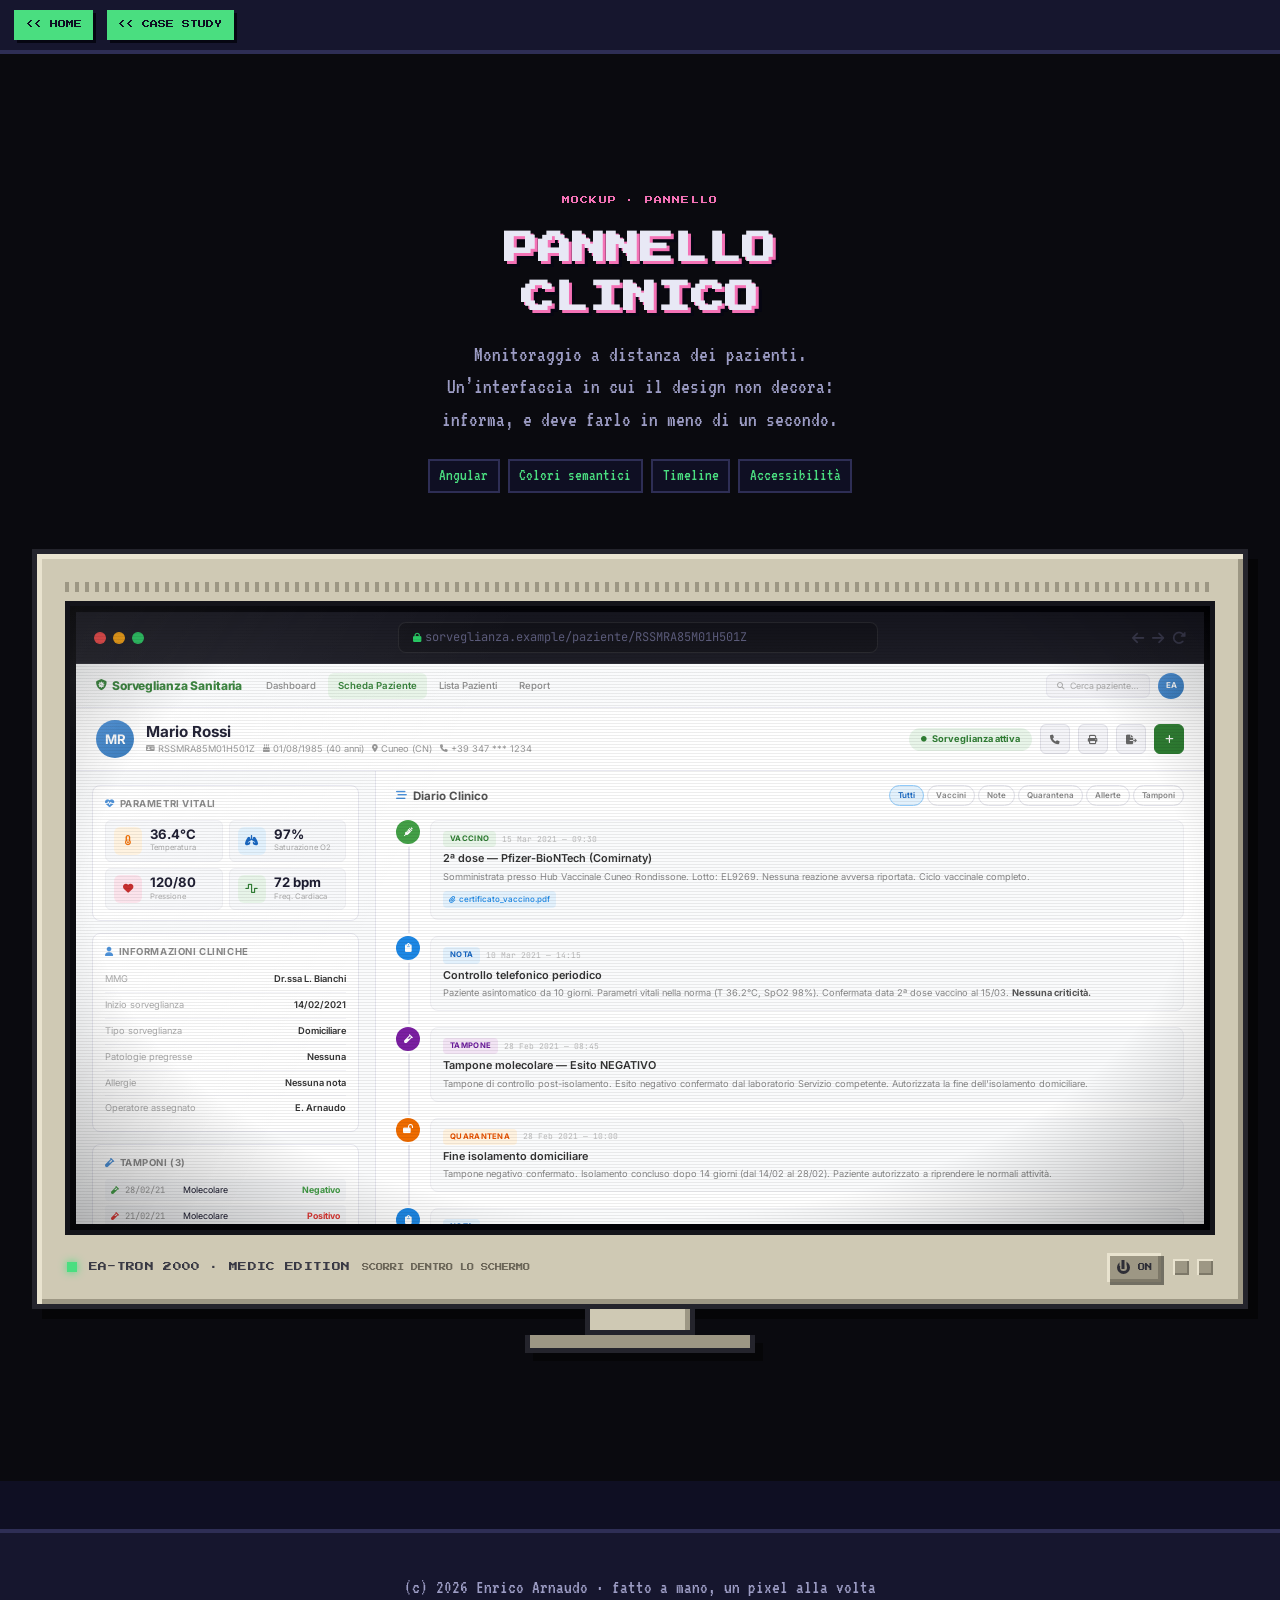
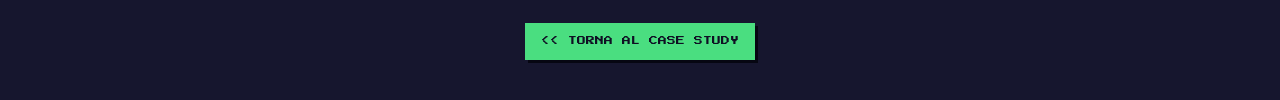
<file: panel-clinico.html>
<!doctype html>
<html lang="it" data-theme="dark">
  <head>
    <meta charset="UTF-8" />
    <meta name="viewport" content="width=device-width, initial-scale=1.0" />
    <title>Pannello Clinico &mdash; Scheda Paziente</title>
    <meta
      name="description"
      content="Redesign concettuale di un pannello di monitoraggio clinico pazienti per la sorveglianza sanitaria."
    />

    <!-- Fonts -->
    <link rel="preconnect" href="https://fonts.googleapis.com" />
    <link rel="preconnect" href="https://fonts.gstatic.com" crossorigin />
    <link
      href="https://fonts.googleapis.com/css2?family=Inter:wght@300;400;500;600;700;800;900&family=JetBrains+Mono:wght@400;500;600&display=swap"
      rel="stylesheet"
    />

    <!-- Icons -->
    <link
      rel="stylesheet"
      href="https://cdn.jsdelivr.net/npm/@fortawesome/fontawesome-free@6.4.0/css/all.min.css"
    />

    <!-- Stylesheet -->
    <link rel="stylesheet" href="css/style.css" />

    <style>
      /* ═══════════════════════════════════════════════
         CLINICAL PANEL — ALWAYS LIGHT
         White background, semantic colors, zero decoration.
         The panel itself does NOT follow the site theme.
         ═══════════════════════════════════════════════ */

      /* ── Page shell ── */
      .clinic-showcase {
        padding-top: 100px;
        min-height: 100vh;
        background: var(--bg-primary);
      }
      .clinic-showcase-container {
        max-width: 1440px;
        margin: 0 auto;
        padding: 0 var(--space-xl) var(--space-3xl);
      }

      /* ── Showcase Header ── */
      .clinic-showcase-header { margin-bottom: var(--space-2xl); }
      .clinic-showcase-intro { max-width: 740px; }
      .clinic-showcase-intro h1 {
        font-size: var(--text-3xl);
        font-weight: 800;
        color: var(--text-primary);
        letter-spacing: -0.02em;
        margin-bottom: var(--space-sm);
      }
      .clinic-showcase-intro h1 i { color: #2e7d32; }
      .clinic-showcase-intro p {
        font-size: var(--text-md);
        color: var(--text-secondary);
        line-height: 1.7;
      }
      .clinic-showcase-meta {
        display: flex;
        flex-wrap: wrap;
        gap: var(--space-sm);
        margin-top: var(--space-lg);
      }
      .clinic-showcase-tag {
        font-family: var(--font-mono);
        font-size: var(--text-xs);
        font-weight: 500;
        padding: 0.3rem 0.7rem;
        border-radius: var(--radius-full);
        background: rgba(46,125,50,0.1);
        color: #4caf50;
        border: 1px solid rgba(46,125,50,0.15);
      }
      [data-theme="light"] .clinic-showcase-tag {
        background: rgba(46,125,50,0.08);
        color: #2e7d32;
      }

      /* ═══════════════════════════════════════════════
         DEVICE FRAME (reused from atlas)
         ═══════════════════════════════════════════════ */
      .cl-device-frame {
        border-radius: 16px;
        overflow: hidden;
        border: 2px solid var(--border);
        background: var(--bg-secondary);
        box-shadow:
          0 0 0 1px rgba(255,255,255,0.05),
          0 30px 90px -15px rgba(0,0,0,0.55),
          0 0 60px -20px rgba(46,125,50,0.12);
      }
      [data-theme="light"] .cl-device-frame {
        box-shadow:
          0 0 0 1px rgba(0,0,0,0.05),
          0 30px 90px -15px rgba(0,0,0,0.15);
      }
      .cl-device-topbar {
        display: flex;
        align-items: center;
        gap: var(--space-md);
        padding: 10px 18px;
        background: var(--bg-card);
        border-bottom: 1px solid var(--border);
      }
      .cl-device-dots { display: flex; gap: 7px; flex-shrink: 0; }
      .cl-device-dots span { width: 12px; height: 12px; border-radius: 50%; }
      .cl-device-dots span:nth-child(1) { background: #ef4444; }
      .cl-device-dots span:nth-child(2) { background: #f59e0b; }
      .cl-device-dots span:nth-child(3) { background: #22c55e; }
      .cl-device-url {
        flex: 1;
        max-width: 480px;
        margin: 0 auto;
        display: flex;
        align-items: center;
        gap: var(--space-xs);
        padding: 5px 14px;
        background: var(--bg-secondary);
        border: 1px solid var(--border);
        border-radius: var(--radius-md);
        font-family: var(--font-mono);
        font-size: var(--text-xs);
        color: var(--text-muted);
      }
      .cl-device-url i { color: #22c55e; font-size: 0.6rem; }
      .cl-device-nav {
        display: flex;
        gap: var(--space-sm);
        flex-shrink: 0;
        color: var(--text-muted);
        font-size: var(--text-sm);
        opacity: 0.5;
      }
      .cl-device-stand {
        width: 120px; height: 28px;
        margin: 0 auto;
        background: var(--border);
        border-radius: 0 0 8px 8px;
      }
      .cl-device-stand::after {
        content: '';
        display: block;
        width: 180px; height: 5px;
        margin: 0 auto;
        background: var(--border);
        border-radius: 0 0 4px 4px;
        position: relative;
        top: 28px;
        left: -30px;
      }

      /* ═══════════════════════════════════════════════
         APP SCREEN — CLINICAL (always white)
         ═══════════════════════════════════════════════ */
      .cl-screen {
        background: #ffffff;
        display: flex;
        flex-direction: column;
        min-height: 780px;
        color: #1a1a2e;
        font-family: var(--font-sans);
      }

      /* ── Top navigation bar ── */
      .cl-navbar {
        display: flex;
        align-items: center;
        justify-content: space-between;
        padding: 0 20px;
        height: 44px;
        background: #fafbfc;
        border-bottom: 1px solid #e8e8f0;
        flex-shrink: 0;
      }
      .cl-navbar-left {
        display: flex;
        align-items: center;
        gap: 14px;
      }
      .cl-app-name {
        font-size: 0.75rem;
        font-weight: 800;
        color: #2e7d32;
        letter-spacing: -0.01em;
        display: flex;
        align-items: center;
        gap: 5px;
      }
      .cl-app-name i { font-size: 0.7rem; }
      .cl-nav-items {
        display: flex;
        gap: 2px;
      }
      .cl-nav-item {
        font-size: 0.6rem;
        font-weight: 500;
        color: #888;
        padding: 5px 10px;
        border-radius: 6px;
        cursor: default;
        transition: all 0.15s;
      }
      .cl-nav-item:hover { background: #f0f0f4; color: #555; }
      .cl-nav-item.active {
        background: #e8f5e9;
        color: #2e7d32;
        font-weight: 600;
      }
      .cl-navbar-right {
        display: flex;
        align-items: center;
        gap: 8px;
      }
      .cl-nav-search {
        display: flex;
        align-items: center;
        gap: 5px;
        padding: 4px 10px;
        background: #f4f4f8;
        border: 1px solid #e8e8f0;
        border-radius: 6px;
        font-size: 0.55rem;
        color: #aaa;
      }
      .cl-nav-search i { font-size: 0.5rem; }
      .cl-nav-user {
        width: 26px;
        height: 26px;
        border-radius: 50%;
        background: linear-gradient(135deg, #4a90d9, #357abd);
        color: #fff;
        display: flex;
        align-items: center;
        justify-content: center;
        font-size: 0.5rem;
        font-weight: 700;
      }

      /* ── Patient header strip ── */
      .cl-patient-header {
        display: flex;
        align-items: center;
        justify-content: space-between;
        padding: 12px 20px;
        background: #fff;
        border-bottom: 1px solid #e8e8f0;
        flex-shrink: 0;
      }
      .cl-patient-left {
        display: flex;
        align-items: center;
        gap: 12px;
      }
      .cl-patient-avatar {
        width: 38px;
        height: 38px;
        border-radius: 50%;
        background: linear-gradient(135deg, #4a90d9, #357abd);
        color: #fff;
        display: flex;
        align-items: center;
        justify-content: center;
        font-size: 0.82rem;
        font-weight: 700;
        flex-shrink: 0;
      }
      .cl-patient-info {
        display: flex;
        flex-direction: column;
      }
      .cl-patient-name {
        font-size: 0.95rem;
        font-weight: 700;
        color: #1a1a2e;
        line-height: 1.3;
      }
      .cl-patient-meta {
        font-size: 0.58rem;
        color: #999;
        display: flex;
        align-items: center;
        gap: 8px;
      }
      .cl-patient-meta span { display: flex; align-items: center; gap: 3px; }
      .cl-patient-meta i { font-size: 0.48rem; }
      .cl-patient-right {
        display: flex;
        align-items: center;
        gap: 8px;
      }
      .cl-status-badge {
        font-size: 0.58rem;
        font-weight: 700;
        padding: 4px 12px;
        border-radius: 20px;
        display: flex;
        align-items: center;
        gap: 5px;
      }
      .cl-status-badge i { font-size: 0.35rem; }
      .cl-status-active {
        background: #e8f5e9;
        color: #2e7d32;
      }
      .cl-btn-icon {
        width: 30px;
        height: 30px;
        border-radius: 6px;
        background: #f4f4f8;
        border: 1px solid #e0e0e8;
        display: flex;
        align-items: center;
        justify-content: center;
        cursor: default;
        transition: all 0.15s;
      }
      .cl-btn-icon:hover { background: #e8e8f0; }
      .cl-btn-icon i { font-size: 0.6rem; color: #666; }
      .cl-btn-primary {
        background: #2e7d32;
        border-color: #2e7d32;
      }
      .cl-btn-primary i { color: #fff; }

      /* ── Main body ── */
      .cl-body {
        flex: 1;
        display: grid;
        grid-template-columns: 300px 1fr;
        min-height: 0;
        overflow: hidden;
      }

      /* ── Left sidebar ── */
      .cl-sidebar {
        border-right: 1px solid #e8e8f0;
        padding: 14px 16px;
        overflow-y: auto;
        display: flex;
        flex-direction: column;
        gap: 12px;
        background: #fafbfc;
      }

      .cl-card {
        background: #fff;
        border: 1px solid #e8e8f0;
        border-radius: 8px;
        padding: 10px 12px;
      }
      .cl-card-title {
        font-size: 0.6rem;
        font-weight: 700;
        color: #888;
        text-transform: uppercase;
        letter-spacing: 0.06em;
        margin-bottom: 8px;
        display: flex;
        align-items: center;
        gap: 5px;
      }
      .cl-card-title i {
        font-size: 0.58rem;
        color: #4a90d9;
      }

      /* Vitals */
      .cl-vitals-grid {
        display: grid;
        grid-template-columns: 1fr 1fr;
        gap: 6px;
      }
      .cl-vital-item {
        display: flex;
        align-items: center;
        gap: 8px;
        padding: 6px 8px;
        background: #f8f9fb;
        border-radius: 6px;
        border: 1px solid #f0f0f4;
      }
      .cl-vital-icon {
        width: 28px;
        height: 28px;
        border-radius: 6px;
        display: flex;
        align-items: center;
        justify-content: center;
        flex-shrink: 0;
      }
      .cl-vital-icon i { font-size: 0.65rem; }
      .cl-vi-temp { background: #fff3e0; color: #ef6c00; }
      .cl-vi-spo2 { background: #e3f2fd; color: #1565c0; }
      .cl-vi-bp   { background: #fce4ec; color: #c62828; }
      .cl-vi-hr   { background: #e8f5e9; color: #2e7d32; }
      .cl-vital-data { display: flex; flex-direction: column; }
      .cl-vital-val {
        font-size: 0.82rem;
        font-weight: 700;
        color: #1a1a2e;
        line-height: 1.2;
      }
      .cl-vital-label {
        font-size: 0.48rem;
        color: #aaa;
      }

      /* Info rows */
      .cl-info-grid { display: flex; flex-direction: column; gap: 0; }
      .cl-info-row {
        display: flex;
        justify-content: space-between;
        align-items: center;
        padding: 5px 0;
        border-bottom: 1px solid #f4f4f8;
      }
      .cl-info-row:last-child { border-bottom: none; }
      .cl-info-label { font-size: 0.58rem; color: #aaa; }
      .cl-info-value { font-size: 0.58rem; font-weight: 600; color: #333; }

      /* Tamponi mini table */
      .cl-tamponi-grid {
        display: flex;
        flex-direction: column;
        gap: 4px;
      }
      .cl-tampone-row {
        display: flex;
        align-items: center;
        gap: 6px;
        padding: 4px 6px;
        background: #f8f9fb;
        border-radius: 4px;
        font-size: 0.55rem;
      }
      .cl-tampone-row i { font-size: 0.5rem; }
      .cl-tampone-date {
        font-family: var(--font-mono);
        color: #999;
        min-width: 52px;
      }
      .cl-tampone-result {
        font-weight: 700;
        margin-left: auto;
      }
      .cl-res-positive { color: #e53935; }
      .cl-res-negative { color: #43a047; }

      /* ── Right: Timeline area ── */
      .cl-main {
        padding: 14px 20px;
        overflow-y: auto;
        background: #fff;
      }

      .cl-diary-header {
        display: flex;
        align-items: center;
        justify-content: space-between;
        margin-bottom: 14px;
      }
      .cl-diary-title {
        font-size: 0.72rem;
        font-weight: 700;
        color: #555;
        display: flex;
        align-items: center;
        gap: 6px;
      }
      .cl-diary-title i { color: #4a90d9; font-size: 0.68rem; }
      .cl-diary-filters {
        display: flex;
        gap: 3px;
      }
      .cl-filter-chip {
        font-size: 0.5rem;
        font-weight: 600;
        padding: 3px 8px;
        border-radius: 12px;
        border: 1px solid #e0e0e8;
        color: #888;
        cursor: default;
        transition: all 0.15s;
      }
      .cl-filter-chip:hover { border-color: #bbb; color: #555; }
      .cl-filter-chip.active {
        background: #e3f2fd;
        border-color: #90caf9;
        color: #1565c0;
      }

      /* ── Timeline ── */
      .cl-timeline {
        position: relative;
      }
      .cl-timeline::before {
        content: '';
        position: absolute;
        left: 12px;
        top: 0;
        bottom: 0;
        width: 2px;
        background: #e8e8f0;
      }

      .cl-tl-item {
        display: flex;
        align-items: flex-start;
        gap: 10px;
        margin-bottom: 16px;
        position: relative;
      }

      .cl-tl-dot {
        width: 24px;
        height: 24px;
        border-radius: 50%;
        display: flex;
        align-items: center;
        justify-content: center;
        flex-shrink: 0;
        position: relative;
        z-index: 1;
        box-shadow: 0 0 0 3px #fff;
      }
      .cl-tl-dot i { font-size: 0.55rem; color: #fff; }
      .cl-tl-dot-vaccine    { background: #43a047; }
      .cl-tl-dot-note       { background: #1e88e5; }
      .cl-tl-dot-quarantine { background: #ef6c00; }
      .cl-tl-dot-alert      { background: #e53935; }
      .cl-tl-dot-system     { background: #9e9e9e; }
      .cl-tl-dot-tampone    { background: #7b1fa2; }

      .cl-tl-body {
        flex: 1;
        background: #fafbfc;
        border: 1px solid #f0f0f4;
        border-radius: 8px;
        padding: 10px 12px;
        transition: border-color 0.15s;
      }
      .cl-tl-body:hover { border-color: #ddd; }

      .cl-tl-top {
        display: flex;
        align-items: center;
        gap: 6px;
        margin-bottom: 3px;
      }
      .cl-tl-tag {
        font-size: 0.48rem;
        font-weight: 700;
        padding: 2px 7px;
        border-radius: 4px;
        text-transform: uppercase;
        letter-spacing: 0.04em;
      }
      .cl-tag-vaccine    { background: #e8f5e9; color: #2e7d32; }
      .cl-tag-note       { background: #e3f2fd; color: #1565c0; }
      .cl-tag-quarantine { background: #fff3e0; color: #e65100; }
      .cl-tag-alert      { background: #ffebee; color: #c62828; }
      .cl-tag-system     { background: #f5f5f5; color: #616161; }
      .cl-tag-tampone    { background: #f3e5f5; color: #6a1b9a; }

      .cl-tl-date {
        font-size: 0.5rem;
        color: #bbb;
        font-family: var(--font-mono);
      }
      .cl-tl-title {
        font-size: 0.68rem;
        font-weight: 600;
        color: #333;
        margin-bottom: 2px;
      }
      .cl-tl-desc {
        font-size: 0.58rem;
        color: #888;
        line-height: 1.5;
      }
      .cl-tl-desc strong { color: #555; }
      .cl-tl-attachment {
        display: inline-flex;
        align-items: center;
        gap: 4px;
        margin-top: 4px;
        font-size: 0.5rem;
        font-weight: 500;
        color: #1e88e5;
        padding: 2px 6px;
        background: #e3f2fd;
        border-radius: 4px;
      }
      .cl-tl-attachment i { font-size: 0.45rem; }

      /* ── Footer bar ── */
      .cl-footer-bar {
        display: flex;
        align-items: center;
        justify-content: space-between;
        padding: 8px 20px;
        background: #fafbfc;
        border-top: 1px solid #e8e8f0;
        flex-shrink: 0;
      }
      .cl-footer-left {
        font-size: 0.5rem;
        color: #bbb;
        display: flex;
        align-items: center;
        gap: 12px;
      }
      .cl-footer-left span { display: flex; align-items: center; gap: 4px; }
      .cl-footer-left i { font-size: 0.45rem; }
      .cl-footer-right { display: flex; gap: 4px; }
      .cl-footer-btn {
        font-size: 0.5rem;
        font-weight: 600;
        padding: 4px 10px;
        border-radius: 5px;
        border: 1px solid #e0e0e8;
        background: #fff;
        color: #666;
        cursor: default;
        transition: all 0.15s;
      }
      .cl-footer-btn:hover { background: #f4f4f8; }
      .cl-footer-btn-primary {
        background: #2e7d32;
        border-color: #2e7d32;
        color: #fff;
      }
      .cl-footer-btn-primary:hover { background: #388e3c; }

      /* ═══════════════════════════════════════════════
         RESPONSIVE
         ═══════════════════════════════════════════════ */
      @media (max-width: 1024px) {
        .cl-body { grid-template-columns: 260px 1fr; }
      }
      @media (max-width: 768px) {
        .clinic-showcase { padding-top: 80px; }
        .clinic-showcase-intro h1 { font-size: var(--text-2xl); }
        .cl-body { grid-template-columns: 1fr; }
        .cl-sidebar { border-right: none; border-bottom: 1px solid #e8e8f0; }
        .cl-screen { min-height: auto; }
        .cl-device-url { display: none; }
        .cl-nav-items { display: none; }
        .cl-diary-filters { display: none; }
      }
      @media (max-width: 480px) {
        .cl-patient-meta { display: none; }
        .cl-vitals-grid { grid-template-columns: 1fr; }
        .cl-device-stand { display: none; }
      }
    </style>
  
    <!-- ═══════════════════════════════════════════════
         Barra pixel del sito. Il mockup qui sotto resta
         nel suo stile originale: è l'oggetto esposto,
         pixellarlo sarebbe un controsenso.
    ═══════════════════════════════════════════════ -->
    <link rel="preconnect" href="https://fonts.googleapis.com" />
    <link rel="preconnect" href="https://fonts.gstatic.com" crossorigin />
    <link
      href="https://fonts.googleapis.com/css2?family=Press+Start+2P&family=VT323&display=swap"
      rel="stylesheet"
    />
    <link
      rel="icon"
      href="data:image/svg+xml,%3Csvg xmlns='http://www.w3.org/2000/svg' viewBox='0 0 8 8' shape-rendering='crispEdges'%3E%3Crect width='8' height='8' fill='%230f0f23'/%3E%3Crect x='2' y='1' width='4' height='1' fill='%234ade80'/%3E%3Crect x='2' y='2' width='1' height='1' fill='%234ade80'/%3E%3Crect x='2' y='3' width='3' height='1' fill='%234ade80'/%3E%3Crect x='2' y='4' width='1' height='1' fill='%234ade80'/%3E%3Crect x='2' y='5' width='1' height='1' fill='%234ade80'/%3E%3Crect x='2' y='6' width='4' height='1' fill='%234ade80'/%3E%3C/svg%3E"
    />
    <style>
      .pixel-bar {
        position: sticky;
        top: 0;
        z-index: 9999;
        display: flex;
        align-items: center;
        flex-wrap: wrap;
        gap: 0.6rem 0.9rem;
        padding: 0.6rem 0.9rem;
        background: #16162e;
        border-bottom: 4px solid #2e2e55;
        font-family: "Press Start 2P", monospace;
        font-size: 0.5rem;
        color: #e8e8f5;
      }

      .pixel-bar a {
        color: #0f0f23;
        background: #4ade80;
        text-decoration: none;
        padding: 0.55rem 0.7rem;
        box-shadow: 3px 3px 0 #060612;
      }

      .pixel-bar a:hover {
        background: #facc15;
        transform: translate(2px, 2px);
        box-shadow: 1px 1px 0 #060612;
      }

      .pixel-bar .pixel-bar-note {
        color: #9c9cc4;
        font-family: "VT323", monospace;
        font-size: 1.05rem;
      }

      /* ═══════════════════════════════════════════════
         MONITOR CRT PIXEL ART
         Il mockup vive dentro lo schermo di un catorcio
         beige del secolo scorso. Il design resta intatto:
         cambia solo il mobile attorno.
      ═══════════════════════════════════════════════ */
      .crt {
        --crt-case: #cfc9b4;
        --crt-hi: #e9e3cf;
        --crt-lo: #9d9784;
        --crt-edge: #24242c;
        margin: 2rem 0 3rem;
      }

      .crt-case {
        background: var(--crt-case);
        border: 5px solid var(--crt-edge);
        box-shadow:
          inset 5px 5px 0 var(--crt-hi),
          inset -5px -5px 0 var(--crt-lo),
          10px 10px 0 rgba(0, 0, 0, 0.5);
        padding: 1.1rem 1.1rem 0.9rem;
        max-width: 78rem;
        margin: 0 auto;
      }

      /* alette di aerazione ai lati del marchio */
      .crt-vents {
        height: 10px;
        margin: 0 0 0.6rem;
        background: repeating-linear-gradient(
          to right,
          var(--crt-lo) 0 4px,
          transparent 4px 10px
        );
      }

      .crt-screen {
        position: relative;
        background: #05050c;
        border: 5px solid #14141a;
        box-shadow: inset 0 0 30px rgba(0, 0, 0, 0.95);
        padding: 6px;
        overflow: hidden;
      }

      /* il vetro: righe di scansione + vignettatura, sopra a tutto */
      .crt-glass {
        position: absolute;
        inset: 0;
        pointer-events: none;
        z-index: 5;
        background:
          linear-gradient(
            115deg,
            rgba(255, 255, 255, 0.06) 0%,
            transparent 32%
          ),
          repeating-linear-gradient(
            to bottom,
            rgba(0, 0, 0, 0.07) 0 1px,
            transparent 1px 3px
          ),
          radial-gradient(
            ellipse at 50% 45%,
            transparent 68%,
            rgba(0, 0, 0, 0.3) 100%
          );
      }

      /* dentro al monitor il finto browser non serve più le sue ombre.
         Lo schermo ha un'altezza fissa e il mockup ci scorre dentro:
         così il monitor si vede tutto intero, piedistallo compreso. */
      .crt-screen .device-frame,
      .crt-screen .cl-device-frame {
        border-radius: 0 !important;
        border: none !important;
        box-shadow: none !important;
        height: 68vh;
        min-height: 20rem;
        overflow-y: auto;
        overscroll-behavior: contain;
      }

      /* barra di scorrimento in tinta col mobile */
      .crt-screen .device-frame::-webkit-scrollbar,
      .crt-screen .cl-device-frame::-webkit-scrollbar {
        width: 10px;
      }

      .crt-screen .device-frame::-webkit-scrollbar-thumb,
      .crt-screen .cl-device-frame::-webkit-scrollbar-thumb {
        background: var(--crt-lo);
        border: 2px solid var(--crt-edge);
      }

      .crt-hint {
        font-family: "Press Start 2P", monospace;
        font-size: 0.45rem;
        color: #6b6658;
      }

      /* pannello comandi sotto lo schermo */
      .crt-panel {
        display: flex;
        align-items: center;
        gap: 0.7rem;
        flex-wrap: wrap;
        margin-top: 0.75rem;
        padding: 0 0.15rem;
      }

      .crt-led {
        width: 10px;
        height: 10px;
        background: #4ade80;
        box-shadow: 0 0 8px #4ade80;
        flex-shrink: 0;
        animation: crt-pulse 2.4s steps(2) infinite;
      }

      @keyframes crt-pulse {
        50% { opacity: 0.35; }
      }

      .crt-brand {
        font-family: "Press Start 2P", monospace;
        font-size: 0.5rem;
        color: #3a3a44;
        letter-spacing: 0.04em;
      }

      .crt-knobs {
        margin-left: auto;
        display: flex;
        gap: 0.5rem;
      }

      .crt-knobs i {
        width: 16px;
        height: 16px;
        display: block;
        background: var(--crt-lo);
        box-shadow: inset 2px 2px 0 var(--crt-hi), inset -2px -2px 0 #7d7868;
      }

      /* collo e piedistallo */
      .crt-neck {
        width: 84px;
        height: 20px;
        margin: 0 auto;
        background: var(--crt-case);
        border: 5px solid var(--crt-edge);
        border-top: none;
        box-shadow: inset -5px 0 0 var(--crt-lo);
      }

      .crt-base {
        width: 180px;
        max-width: 70%;
        height: 14px;
        margin: 0 auto;
        background: var(--crt-lo);
        border: 5px solid var(--crt-edge);
        border-top: none;
        box-shadow: 8px 8px 0 rgba(0, 0, 0, 0.45);
      }

      @media (min-width: 640px) {
        /* i CRT veri hanno una cornice spessa e una fascia bassa più profonda */
        .crt-case { padding: 1.75rem 1.75rem 1.4rem; }
        .crt-brand { font-size: 0.55rem; }
        .crt-panel { margin-top: 1.1rem; }
        .crt-neck { width: 110px; height: 26px; }
        .crt-base { width: 230px; height: 18px; }
      }

      @media (prefers-reduced-motion: reduce) {
        .crt-led { animation: none; }
      }

      /* ─── SFARFALLIO E ACCENSIONE DEL TUBO ─── */

      /* il vetro respira appena: è il tubo che non sta mai fermo */
      .crt-glass {
        animation: crt-flicker 5.5s infinite;
      }

      @keyframes crt-flicker {
        0%, 100% { opacity: 1; }
        8%   { opacity: 0.88; }
        9%   { opacity: 1; }
        41%  { opacity: 0.94; }
        42%  { opacity: 1; }
        66%  { opacity: 0.9; }
        67%  { opacity: 1; }
        83%  { opacity: 0.96; }
        84%  { opacity: 1; }
      }

      /* banda chiara che scorre lentamente, come le riprese di una TV */
      .crt-roll {
        position: absolute;
        left: 0;
        right: 0;
        height: 22%;
        pointer-events: none;
        z-index: 4;
        background: linear-gradient(
          to bottom,
          transparent,
          rgba(255, 255, 255, 0.045),
          transparent
        );
        animation: crt-roll 7s linear infinite;
      }

      @keyframes crt-roll {
        from { top: -25%; }
        to   { top: 105%; }
      }

      /* il tubo: si accende e si spegne come si deve */
      .crt-screen .device-frame,
      .crt-screen .cl-device-frame {
        transform-origin: center center;
      }

      .crt.is-off .device-frame,
      .crt.is-off .cl-device-frame {
        animation: crt-power-off 0.55s ease-in forwards;
        pointer-events: none;
      }

      .crt.is-on .device-frame,
      .crt.is-on .cl-device-frame {
        animation: crt-power-on 0.6s ease-out backwards;
      }

      @keyframes crt-power-off {
        0%   { transform: scale(1, 1);        filter: brightness(1);  opacity: 1; }
        45%  { transform: scale(1, 0.012);    filter: brightness(6);  opacity: 1; }
        75%  { transform: scale(0.35, 0.012); filter: brightness(12); opacity: 1; }
        100% { transform: scale(0, 0.008);    filter: brightness(18); opacity: 0; }
      }

      @keyframes crt-power-on {
        0%   { transform: scale(0, 0.008);    filter: brightness(18); opacity: 0; }
        28%  { transform: scale(0.35, 0.012); filter: brightness(12); opacity: 1; }
        55%  { transform: scale(1, 0.012);    filter: brightness(6);  opacity: 1; }
        100% { transform: scale(1, 1);        filter: brightness(1);  opacity: 1; }
      }

      /* a schermo spento sparisce anche il vetro: resta il nero del tubo */
      .crt.is-off .crt-glass,
      .crt.is-off .crt-roll {
        opacity: 0;
        animation: none;
        transition: opacity 0.3s;
      }

      /* il LED segue l'interruttore */
      .crt.is-off .crt-led {
        background: #7a3030;
        box-shadow: none;
        animation: none;
      }

      /* ─── PULSANTE DI ACCENSIONE ─── */
      .crt-power {
        display: inline-flex;
        align-items: center;
        gap: 0.5rem;
        margin-left: auto;
        font-family: "Press Start 2P", monospace;
        font-size: 0.45rem;
        color: #2e2e36;
        background: var(--crt-lo);
        border: none;
        padding: 0.5rem 0.6rem;
        cursor: pointer;
        box-shadow:
          inset 3px 3px 0 var(--crt-hi),
          inset -3px -3px 0 #7d7868,
          3px 3px 0 rgba(0, 0, 0, 0.45);
      }

      .crt-power:hover {
        background: #b3ad99;
      }

      /* premuto: il tasto rientra nella scocca */
      .crt-power[aria-pressed="true"] {
        box-shadow:
          inset -3px -3px 0 var(--crt-hi),
          inset 3px 3px 0 #7d7868,
          1px 1px 0 rgba(0, 0, 0, 0.45);
        transform: translate(2px, 2px);
      }

      /* simbolo di accensione disegnato senza glifi */
      .crt-power-sym {
        position: relative;
        width: 13px;
        height: 13px;
        border: 3px solid currentColor;
        border-radius: 50%;
        flex-shrink: 0;
      }

      .crt-power-sym::before {
        content: "";
        position: absolute;
        top: -5px;
        left: 50%;
        transform: translateX(-50%);
        width: 7px;
        height: 7px;
        background: var(--crt-lo);
      }

      .crt-power:hover .crt-power-sym::before { background: #b3ad99; }

      .crt-power-sym::after {
        content: "";
        position: absolute;
        top: -4px;
        left: 50%;
        transform: translateX(-50%);
        width: 3px;
        height: 9px;
        background: currentColor;
      }

      /* le manopole si spostano dopo il pulsante */
      .crt-knobs { margin-left: 0; }

      @media (prefers-reduced-motion: reduce) {
        .crt-glass, .crt-roll { animation: none; }
        .crt.is-off .device-frame,
        .crt.is-off .cl-device-frame,
        .crt.is-on .device-frame,
        .crt.is-on .cl-device-frame { animation-duration: 0.01ms; }
      }

      /* a schermo spento non c'è niente da scorrere */
      .crt.is-off .crt-hint {
        opacity: 0;
        transition: opacity 0.25s;
      }

      /* ═══════════════════════════════════════════════
         GUSCIO DELLA PAGINA IN PIXEL ART
         Vale solo per ciò che sta fuori dal monitor: il
         mockup dentro allo schermo non viene toccato.
      ═══════════════════════════════════════════════ */
      body {
        background: #0f0f23 !important;
      }

      .pg-hero {
        max-width: 60rem;
        margin: 0 auto;
        padding: 2.5rem 1rem 1.5rem;
        text-align: center;
      }

      .pg-kicker {
        font-family: "Press Start 2P", monospace;
        font-size: 0.5rem;
        color: #f472b6;
        letter-spacing: 0.15em;
        margin-bottom: 1.1rem;
      }

      .pg-title {
        font-family: "Press Start 2P", monospace;
        font-size: clamp(1.1rem, 5.2vw, 2.1rem);
        line-height: 1.45;
        color: #e8e8f5;
        text-shadow: 3px 3px 0 #f472b6, 6px 6px 0 #060612;
        margin: 0 0 1.1rem;
      }

      .pg-lead {
        font-family: "VT323", monospace;
        font-size: 1.35rem;
        line-height: 1.5;
        color: #9c9cc4;
        max-width: 48ch;
        margin: 0 auto 1.4rem;
      }

      .pg-tags {
        display: flex;
        flex-wrap: wrap;
        gap: 0.5rem;
        justify-content: center;
      }

      .pg-tag {
        font-family: "VT323", monospace;
        font-size: 1.05rem;
        color: #4ade80;
        background: #0f0f23;
        border: 2px solid #2e2e55;
        padding: 0.1rem 0.6rem;
      }

      .pg-footer {
        margin-top: 3rem;
        padding: 2.5rem 1rem;
        text-align: center;
        background: #16162e;
        border-top: 4px solid #2e2e55;
        font-family: "VT323", monospace;
        font-size: 1.2rem;
        color: #9c9cc4;
      }

      .pg-back {
        display: inline-block;
        font-family: "Press Start 2P", monospace;
        font-size: 0.55rem;
        color: #0f0f23;
        background: #4ade80;
        text-decoration: none;
        padding: 0.7rem 1rem;
        box-shadow: 3px 3px 0 #060612;
        margin-top: 1.2rem;
      }

      .pg-back:hover,
      .pg-back:focus-visible {
        background: #facc15;
        transform: translate(2px, 2px);
        box-shadow: 1px 1px 0 #060612;
      }

      /* ═══════════════════════════════════════════════
         Il vecchio sito metteva una penna come cursore.
         Su una pagina che mostra una TV a tubo catodico
         ci vuole ben altro.
      ═══════════════════════════════════════════════ */
      body {
        cursor: url("data:image/svg+xml,%3Csvg xmlns='http://www.w3.org/2000/svg' width='22' height='28' viewBox='0 0 11 14' shape-rendering='crispEdges'%3E%3Crect x='4' y='0' width='3' height='1' fill='%234ade80'/%3E%3Crect x='2' y='1' width='7' height='12' fill='%2323232e'/%3E%3Crect x='2' y='1' width='7' height='1' fill='%233f3f4e'/%3E%3Crect x='3' y='2' width='5' height='2' fill='%230d0d14'/%3E%3Crect x='4' y='5' width='3' height='2' fill='%23c0392b'/%3E%3Crect x='3' y='8' width='2' height='1' fill='%238b919e'/%3E%3Crect x='6' y='8' width='2' height='1' fill='%238b919e'/%3E%3Crect x='3' y='10' width='2' height='1' fill='%238b919e'/%3E%3Crect x='6' y='10' width='2' height='1' fill='%238b919e'/%3E%3Crect x='2' y='12' width='7' height='1' fill='%234a4a58'/%3E%3C/svg%3E") 11 0, auto;
      }

      /* sui comandi resta la manina: si deve capire cosa si clicca */
      a,
      button,
      [role="button"],
      .crt-power,
      .pixel-bar a {
        cursor: pointer;
      }
    </style>
  </head>
  <body>
    <div class="pixel-bar">
      <a href="index.html">&lt;&lt; HOME</a>
      <a href="design-showcase-panel.html">&lt;&lt; CASE STUDY</a>
    </div>

    <!-- ═══════════════ NAVIGATION ═══════════════ -->

    <!-- ═══════════════ CLINIC PANEL SHOWCASE ═══════════════ -->
    <main class="clinic-showcase">
      <div class="clinic-showcase-container">

        <!-- ── Header ── -->
        <header class="pg-hero">
          <p class="pg-kicker">MOCKUP &middot; PANNELLO</p>
          <h1 class="pg-title">PANNELLO<br />CLINICO</h1>
          <p class="pg-lead">Monitoraggio a distanza dei pazienti. Un&rsquo;interfaccia in cui il design non decora: informa, e deve farlo in meno di un secondo.</p>
          <div class="pg-tags">
            <span class="pg-tag">Angular</span>
            <span class="pg-tag">Colori semantici</span>
            <span class="pg-tag">Timeline</span>
            <span class="pg-tag">Accessibilit&agrave;</span>
          </div>
        </header>

        <!-- ═══════════════ DEVICE FRAME ═══════════════ -->
        <div class="crt">
          <div class="crt-case">
            <div class="crt-vents" aria-hidden="true"></div>
            <div class="crt-screen">
              <div class="crt-glass" aria-hidden="true"></div>
              <div class="crt-roll" aria-hidden="true"></div>
              <div class="cl-device-frame reveal">
          <!-- Browser chrome -->
          <div class="cl-device-topbar">
            <div class="cl-device-dots"><span></span><span></span><span></span></div>
            <div class="cl-device-url">
              <i class="fas fa-lock"></i>
              sorveglianza.example/paziente/RSSMRA85M01H501Z
            </div>
            <div class="cl-device-nav">
              <i class="fas fa-arrow-left"></i>
              <i class="fas fa-arrow-right"></i>
              <i class="fas fa-redo-alt"></i>
            </div>
          </div>

          <!-- ═══ APP SCREEN ═══ -->
          <div class="cl-screen">

            <!-- App navbar -->
            <div class="cl-navbar">
              <div class="cl-navbar-left">
                <div class="cl-app-name"><i class="fas fa-shield-virus"></i> Sorveglianza Sanitaria</div>
                <div class="cl-nav-items">
                  <div class="cl-nav-item">Dashboard</div>
                  <div class="cl-nav-item active">Scheda Paziente</div>
                  <div class="cl-nav-item">Lista Pazienti</div>
                  <div class="cl-nav-item">Report</div>
                </div>
              </div>
              <div class="cl-navbar-right">
                <div class="cl-nav-search"><i class="fas fa-search"></i> Cerca paziente&hellip;</div>
                <div class="cl-nav-user">EA</div>
              </div>
            </div>

            <!-- Patient header -->
            <div class="cl-patient-header">
              <div class="cl-patient-left">
                <div class="cl-patient-avatar">MR</div>
                <div class="cl-patient-info">
                  <div class="cl-patient-name">Mario Rossi</div>
                  <div class="cl-patient-meta">
                    <span><i class="fas fa-id-card"></i> RSSMRA85M01H501Z</span>
                    <span><i class="fas fa-birthday-cake"></i> 01/08/1985 (40 anni)</span>
                    <span><i class="fas fa-map-marker-alt"></i> Cuneo (CN)</span>
                    <span><i class="fas fa-phone"></i> +39 347 *** 1234</span>
                  </div>
                </div>
              </div>
              <div class="cl-patient-right">
                <div class="cl-status-badge cl-status-active">
                  <i class="fas fa-circle"></i> Sorveglianza attiva
                </div>
                <div class="cl-btn-icon" title="Chiama"><i class="fas fa-phone"></i></div>
                <div class="cl-btn-icon" title="Stampa"><i class="fas fa-print"></i></div>
                <div class="cl-btn-icon" title="Esporta"><i class="fas fa-file-export"></i></div>
                <div class="cl-btn-icon cl-btn-primary" title="Nuovo evento"><i class="fas fa-plus"></i></div>
              </div>
            </div>

            <!-- Body -->
            <div class="cl-body">

              <!-- Left sidebar -->
              <div class="cl-sidebar">

                <!-- Vitals -->
                <div class="cl-card">
                  <div class="cl-card-title"><i class="fas fa-heartbeat"></i> Parametri Vitali</div>
                  <div class="cl-vitals-grid">
                    <div class="cl-vital-item">
                      <div class="cl-vital-icon cl-vi-temp"><i class="fas fa-thermometer-half"></i></div>
                      <div class="cl-vital-data">
                        <div class="cl-vital-val">36.4&deg;C</div>
                        <div class="cl-vital-label">Temperatura</div>
                      </div>
                    </div>
                    <div class="cl-vital-item">
                      <div class="cl-vital-icon cl-vi-spo2"><i class="fas fa-lungs"></i></div>
                      <div class="cl-vital-data">
                        <div class="cl-vital-val">97%</div>
                        <div class="cl-vital-label">Saturazione O2</div>
                      </div>
                    </div>
                    <div class="cl-vital-item">
                      <div class="cl-vital-icon cl-vi-bp"><i class="fas fa-heart"></i></div>
                      <div class="cl-vital-data">
                        <div class="cl-vital-val">120/80</div>
                        <div class="cl-vital-label">Pressione</div>
                      </div>
                    </div>
                    <div class="cl-vital-item">
                      <div class="cl-vital-icon cl-vi-hr"><i class="fas fa-wave-square"></i></div>
                      <div class="cl-vital-data">
                        <div class="cl-vital-val">72 bpm</div>
                        <div class="cl-vital-label">Freq. Cardiaca</div>
                      </div>
                    </div>
                  </div>
                </div>

                <!-- Info -->
                <div class="cl-card">
                  <div class="cl-card-title"><i class="fas fa-user"></i> Informazioni Cliniche</div>
                  <div class="cl-info-grid">
                    <div class="cl-info-row">
                      <span class="cl-info-label">MMG</span>
                      <span class="cl-info-value">Dr.ssa L. Bianchi</span>
                    </div>
                    <div class="cl-info-row">
                      <span class="cl-info-label">Inizio sorveglianza</span>
                      <span class="cl-info-value">14/02/2021</span>
                    </div>
                    <div class="cl-info-row">
                      <span class="cl-info-label">Tipo sorveglianza</span>
                      <span class="cl-info-value">Domiciliare</span>
                    </div>
                    <div class="cl-info-row">
                      <span class="cl-info-label">Patologie pregresse</span>
                      <span class="cl-info-value">Nessuna</span>
                    </div>
                    <div class="cl-info-row">
                      <span class="cl-info-label">Allergie</span>
                      <span class="cl-info-value">Nessuna nota</span>
                    </div>
                    <div class="cl-info-row">
                      <span class="cl-info-label">Operatore assegnato</span>
                      <span class="cl-info-value">E. Arnaudo</span>
                    </div>
                  </div>
                </div>

                <!-- Tamponi -->
                <div class="cl-card">
                  <div class="cl-card-title"><i class="fas fa-vial"></i> Tamponi (3)</div>
                  <div class="cl-tamponi-grid">
                    <div class="cl-tampone-row">
                      <i class="fas fa-vial" style="color: #43a047;"></i>
                      <span class="cl-tampone-date">28/02/21</span>
                      <span>Molecolare</span>
                      <span class="cl-tampone-result cl-res-negative">Negativo</span>
                    </div>
                    <div class="cl-tampone-row">
                      <i class="fas fa-vial" style="color: #e53935;"></i>
                      <span class="cl-tampone-date">21/02/21</span>
                      <span>Molecolare</span>
                      <span class="cl-tampone-result cl-res-positive">Positivo</span>
                    </div>
                    <div class="cl-tampone-row">
                      <i class="fas fa-vial" style="color: #e53935;"></i>
                      <span class="cl-tampone-date">14/02/21</span>
                      <span>Rapido</span>
                      <span class="cl-tampone-result cl-res-positive">Positivo</span>
                    </div>
                  </div>
                </div>

              </div>

              <!-- Right: Timeline / Diary -->
              <div class="cl-main">
                <div class="cl-diary-header">
                  <div class="cl-diary-title"><i class="fas fa-stream"></i> Diario Clinico</div>
                  <div class="cl-diary-filters">
                    <div class="cl-filter-chip active">Tutti</div>
                    <div class="cl-filter-chip">Vaccini</div>
                    <div class="cl-filter-chip">Note</div>
                    <div class="cl-filter-chip">Quarantena</div>
                    <div class="cl-filter-chip">Allerte</div>
                    <div class="cl-filter-chip">Tamponi</div>
                  </div>
                </div>

                <div class="cl-timeline">

                  <!-- Vaccino -->
                  <div class="cl-tl-item">
                    <div class="cl-tl-dot cl-tl-dot-vaccine"><i class="fas fa-syringe"></i></div>
                    <div class="cl-tl-body">
                      <div class="cl-tl-top">
                        <span class="cl-tl-tag cl-tag-vaccine">Vaccino</span>
                        <span class="cl-tl-date">15 Mar 2021 &mdash; 09:30</span>
                      </div>
                      <div class="cl-tl-title">2&ordf; dose &mdash; Pfizer-BioNTech (Comirnaty)</div>
                      <div class="cl-tl-desc">
                        Somministrata presso Hub Vaccinale Cuneo Rondissone. Lotto: EL9269.
                        Nessuna reazione avversa riportata. Ciclo vaccinale completo.
                      </div>
                      <div class="cl-tl-attachment"><i class="fas fa-paperclip"></i> certificato_vaccino.pdf</div>
                    </div>
                  </div>

                  <!-- Nota -->
                  <div class="cl-tl-item">
                    <div class="cl-tl-dot cl-tl-dot-note"><i class="fas fa-clipboard"></i></div>
                    <div class="cl-tl-body">
                      <div class="cl-tl-top">
                        <span class="cl-tl-tag cl-tag-note">Nota</span>
                        <span class="cl-tl-date">10 Mar 2021 &mdash; 14:15</span>
                      </div>
                      <div class="cl-tl-title">Controllo telefonico periodico</div>
                      <div class="cl-tl-desc">
                        Paziente asintomatico da 10 giorni. Parametri vitali nella norma
                        (T 36.2&deg;C, SpO2 98%). Confermata data 2&ordf; dose vaccino al 15/03.
                        <strong>Nessuna criticit&agrave;.</strong>
                      </div>
                    </div>
                  </div>

                  <!-- Tampone negativo -->
                  <div class="cl-tl-item">
                    <div class="cl-tl-dot cl-tl-dot-tampone"><i class="fas fa-vial"></i></div>
                    <div class="cl-tl-body">
                      <div class="cl-tl-top">
                        <span class="cl-tl-tag cl-tag-tampone">Tampone</span>
                        <span class="cl-tl-date">28 Feb 2021 &mdash; 08:45</span>
                      </div>
                      <div class="cl-tl-title">Tampone molecolare &mdash; Esito NEGATIVO</div>
                      <div class="cl-tl-desc">
                        Tampone di controllo post-isolamento. Esito negativo confermato dal laboratorio
                        Servizio competente. Autorizzata la fine dell'isolamento domiciliare.
                      </div>
                    </div>
                  </div>

                  <!-- Fine quarantena -->
                  <div class="cl-tl-item">
                    <div class="cl-tl-dot cl-tl-dot-quarantine"><i class="fas fa-lock-open"></i></div>
                    <div class="cl-tl-body">
                      <div class="cl-tl-top">
                        <span class="cl-tl-tag cl-tag-quarantine">Quarantena</span>
                        <span class="cl-tl-date">28 Feb 2021 &mdash; 10:00</span>
                      </div>
                      <div class="cl-tl-title">Fine isolamento domiciliare</div>
                      <div class="cl-tl-desc">
                        Tampone negativo confermato. Isolamento concluso dopo 14 giorni (dal 14/02 al 28/02).
                        Paziente autorizzato a riprendere le normali attivit&agrave;.
                      </div>
                    </div>
                  </div>

                  <!-- Nota -->
                  <div class="cl-tl-item">
                    <div class="cl-tl-dot cl-tl-dot-note"><i class="fas fa-clipboard"></i></div>
                    <div class="cl-tl-body">
                      <div class="cl-tl-top">
                        <span class="cl-tl-tag cl-tag-note">Nota</span>
                        <span class="cl-tl-date">22 Feb 2021 &mdash; 10:30</span>
                      </div>
                      <div class="cl-tl-title">Controllo telefonico &mdash; Paziente in miglioramento</div>
                      <div class="cl-tl-desc">
                        Sintomi in regressione. Tosse lieve residua. SpO2 stabile al 96%.
                        Temperatura rientrata nella norma (36.5&deg;C). Programmato tampone di controllo per il 28/02.
                      </div>
                    </div>
                  </div>

                  <!-- Allerta -->
                  <div class="cl-tl-item">
                    <div class="cl-tl-dot cl-tl-dot-alert"><i class="fas fa-exclamation-triangle"></i></div>
                    <div class="cl-tl-body">
                      <div class="cl-tl-top">
                        <span class="cl-tl-tag cl-tag-alert">Allerta</span>
                        <span class="cl-tl-date">18 Feb 2021 &mdash; 11:20</span>
                      </div>
                      <div class="cl-tl-title">Saturazione sotto soglia critica</div>
                      <div class="cl-tl-desc">
                        SpO2 rilevata al <strong>92%</strong> durante il controllo telefonico. Temperatura 37.8&deg;C.
                        Disposto controllo medico domiciliare urgente da parte del MMG di riferimento.
                        Valutata eventuale ospedalizzazione &mdash; non necessaria dopo visita.
                      </div>
                    </div>
                  </div>

                  <!-- Tampone positivo -->
                  <div class="cl-tl-item">
                    <div class="cl-tl-dot cl-tl-dot-tampone"><i class="fas fa-vial"></i></div>
                    <div class="cl-tl-body">
                      <div class="cl-tl-top">
                        <span class="cl-tl-tag cl-tag-tampone">Tampone</span>
                        <span class="cl-tl-date">14 Feb 2021 &mdash; 09:30</span>
                      </div>
                      <div class="cl-tl-title">Tampone rapido &mdash; Esito POSITIVO</div>
                      <div class="cl-tl-desc">
                        Eseguito presso punto tamponi Cuneo Centro. Esito positivo, confermato con molecolare
                        in data successiva. Avviata procedura di sorveglianza sanitaria attiva.
                      </div>
                    </div>
                  </div>

                  <!-- Inizio quarantena -->
                  <div class="cl-tl-item">
                    <div class="cl-tl-dot cl-tl-dot-quarantine"><i class="fas fa-lock"></i></div>
                    <div class="cl-tl-body">
                      <div class="cl-tl-top">
                        <span class="cl-tl-tag cl-tag-quarantine">Quarantena</span>
                        <span class="cl-tl-date">14 Feb 2021 &mdash; 10:00</span>
                      </div>
                      <div class="cl-tl-title">Inizio isolamento domiciliare</div>
                      <div class="cl-tl-desc">
                        Tampone positivo confermato. Paziente posto in isolamento domiciliare presso
                        la propria residenza. Conviventi (2) posti in quarantena fiduciaria.
                        Assegnato operatore per monitoraggio telefonico ogni 48h.
                      </div>
                    </div>
                  </div>

                  <!-- Evento sistema -->
                  <div class="cl-tl-item">
                    <div class="cl-tl-dot cl-tl-dot-system"><i class="fas fa-cog"></i></div>
                    <div class="cl-tl-body">
                      <div class="cl-tl-top">
                        <span class="cl-tl-tag cl-tag-system">Sistema</span>
                        <span class="cl-tl-date">14 Feb 2021 &mdash; 10:05</span>
                      </div>
                      <div class="cl-tl-title">Scheda paziente creata</div>
                      <div class="cl-tl-desc">
                        Inserimento automatico nel sistema di sorveglianza. Operatore assegnato: E. Arnaudo.
                        MMG notificato: Dr.ssa L. Bianchi.
                      </div>
                    </div>
                  </div>

                </div>
              </div>

            </div>

            <!-- Footer bar -->
            <div class="cl-footer-bar">
              <div class="cl-footer-left">
                <span><i class="fas fa-clock"></i> Ultimo aggiornamento: 15 Mar 2021, 09:35</span>
                <span><i class="fas fa-user-shield"></i> Operatore: E. Arnaudo</span>
                <span><i class="fas fa-calendar-check"></i> Giorni in sorveglianza: 29</span>
              </div>
              <div class="cl-footer-right">
                <div class="cl-footer-btn"><i class="fas fa-print"></i> Stampa scheda</div>
                <div class="cl-footer-btn cl-footer-btn-primary"><i class="fas fa-plus"></i> Nuovo evento</div>
              </div>
            </div>

          </div><!-- /cl-screen -->
        </div>
            </div>
            <div class="crt-panel">
              <span class="crt-led" aria-hidden="true"></span>
              <span class="crt-brand">EA-TRON 2000 &middot; MEDIC EDITION</span>
              <span class="crt-hint">SCORRI DENTRO LO SCHERMO</span>
              <button
                class="crt-power"
                type="button"
                data-crt-power
                aria-pressed="false"
                aria-label="Accendi o spegni lo schermo"
              >
                <span class="crt-power-sym" aria-hidden="true"></span>
                <span data-crt-power-label>ON</span>
              </button>
              <span class="crt-knobs" aria-hidden="true"><i></i><i></i></span>
            </div>
          </div>
          <div class="crt-neck" aria-hidden="true"></div>
          <div class="crt-base" aria-hidden="true"></div>
        </div><!-- /cl-device-frame -->

        <!-- Stand -->

      </div>
    </main>

    <!-- ═══════════════ FOOTER ═══════════════ -->
    <footer class="pg-footer">
      <p>(c) 2026 Enrico Arnaudo &middot; fatto a mano, un pixel alla volta</p>
      <a href="design-showcase-panel.html" class="pg-back">&lt;&lt; TORNA AL CASE STUDY</a>
    </footer>

    <!-- Scripts -->
    <script src="js/pixel-page.js"></script>
  </body>
</html>
</file>
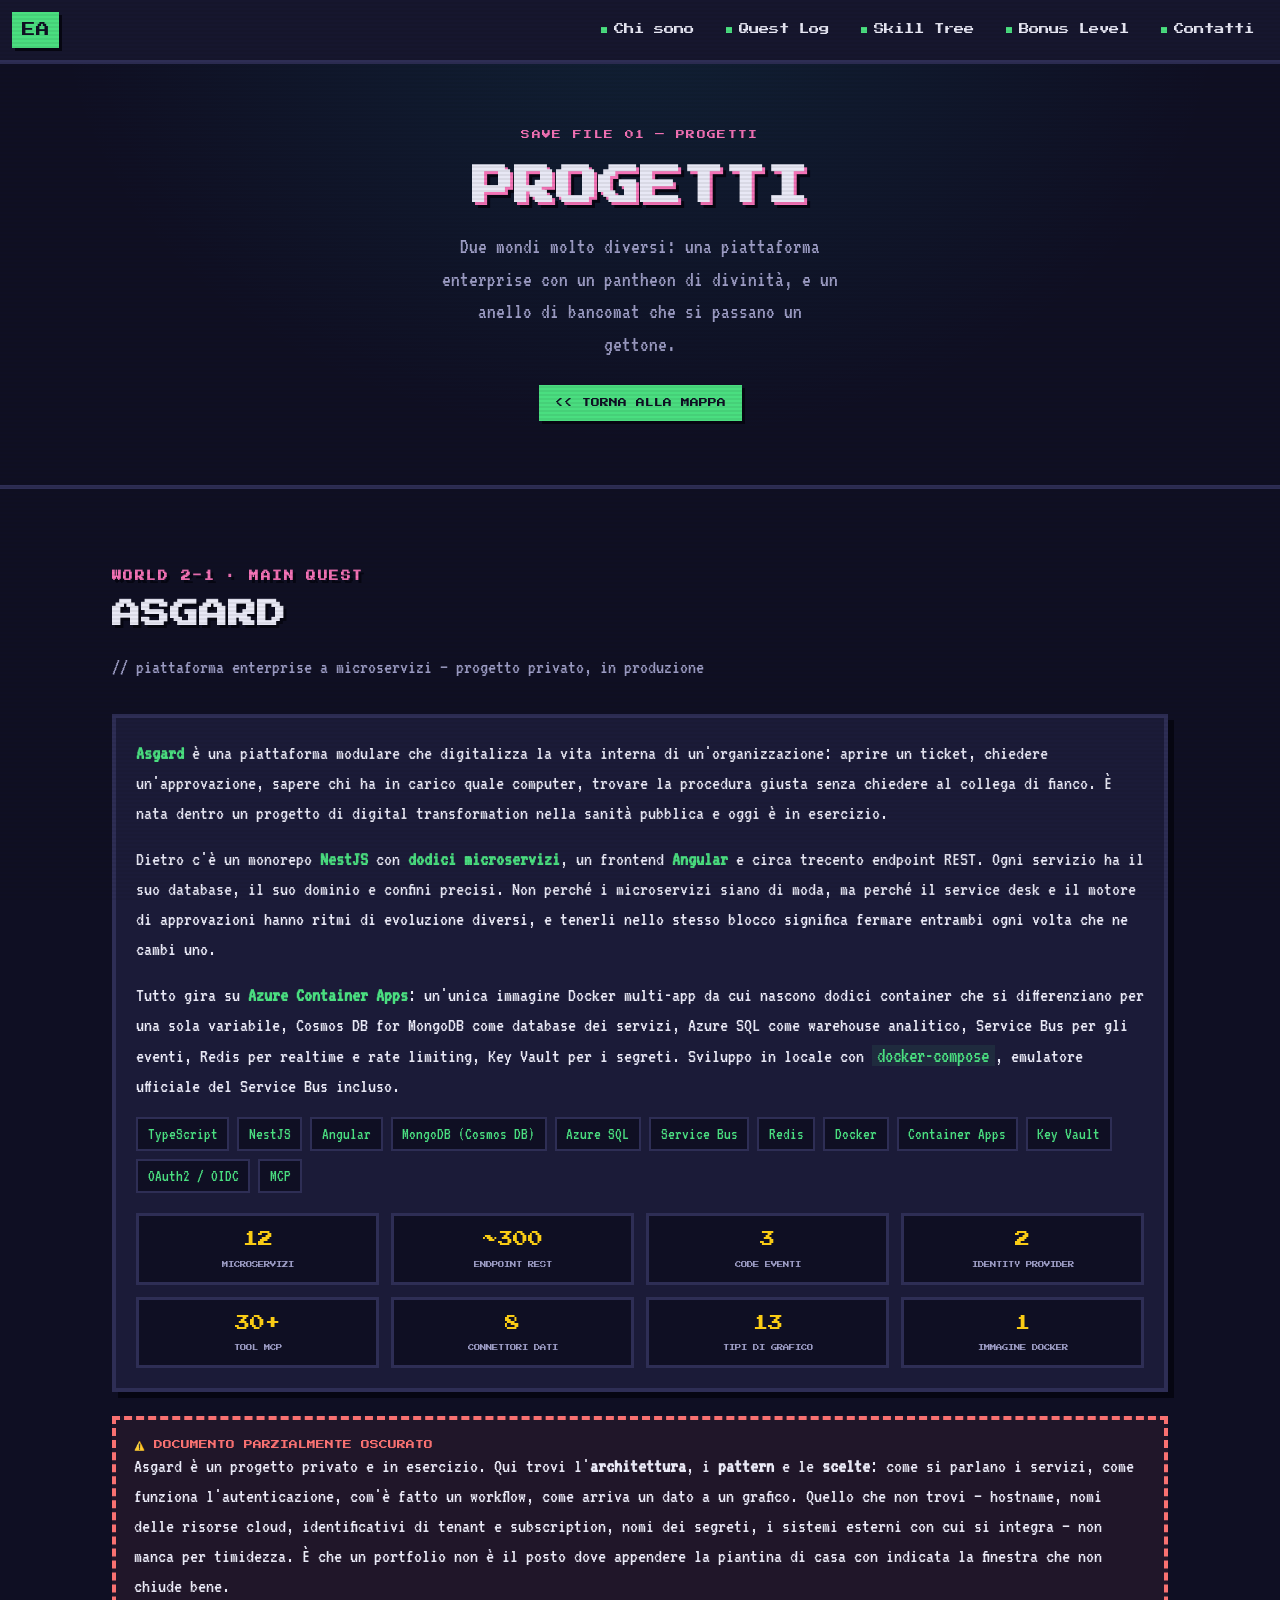
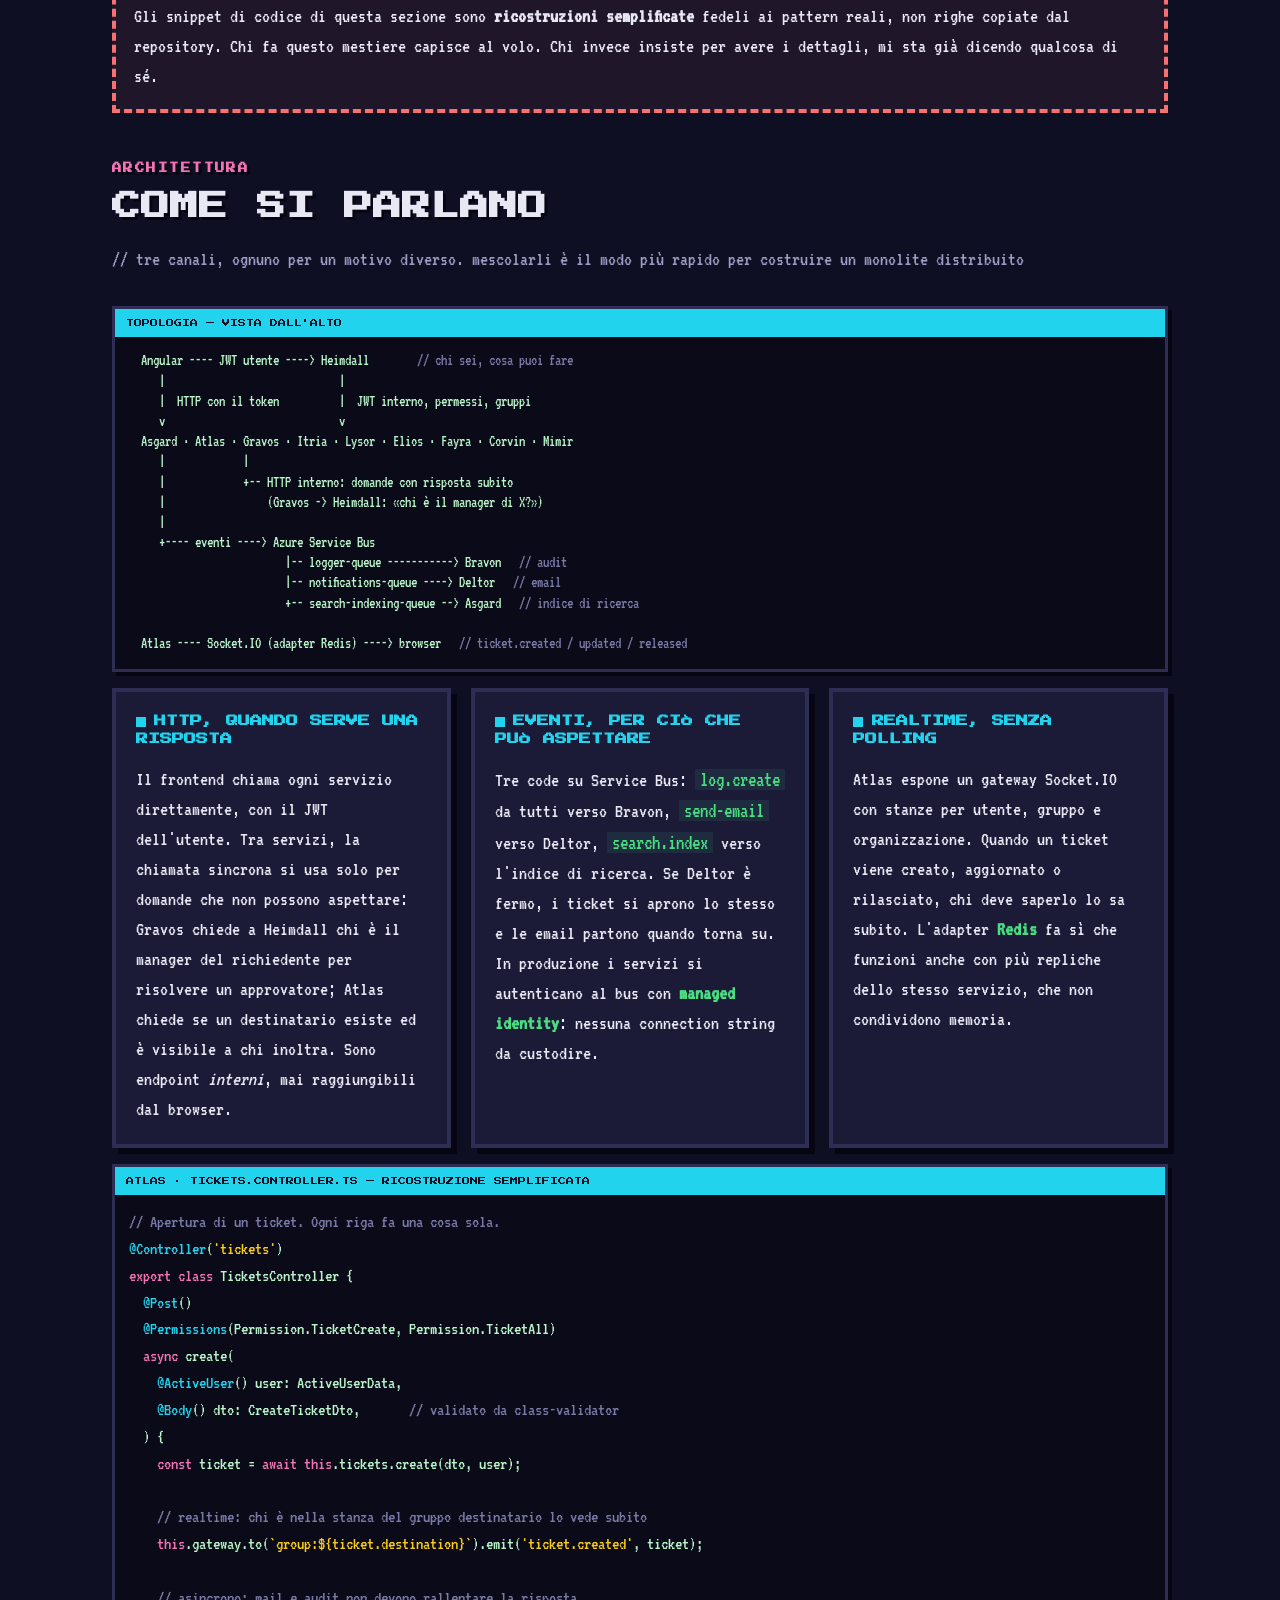
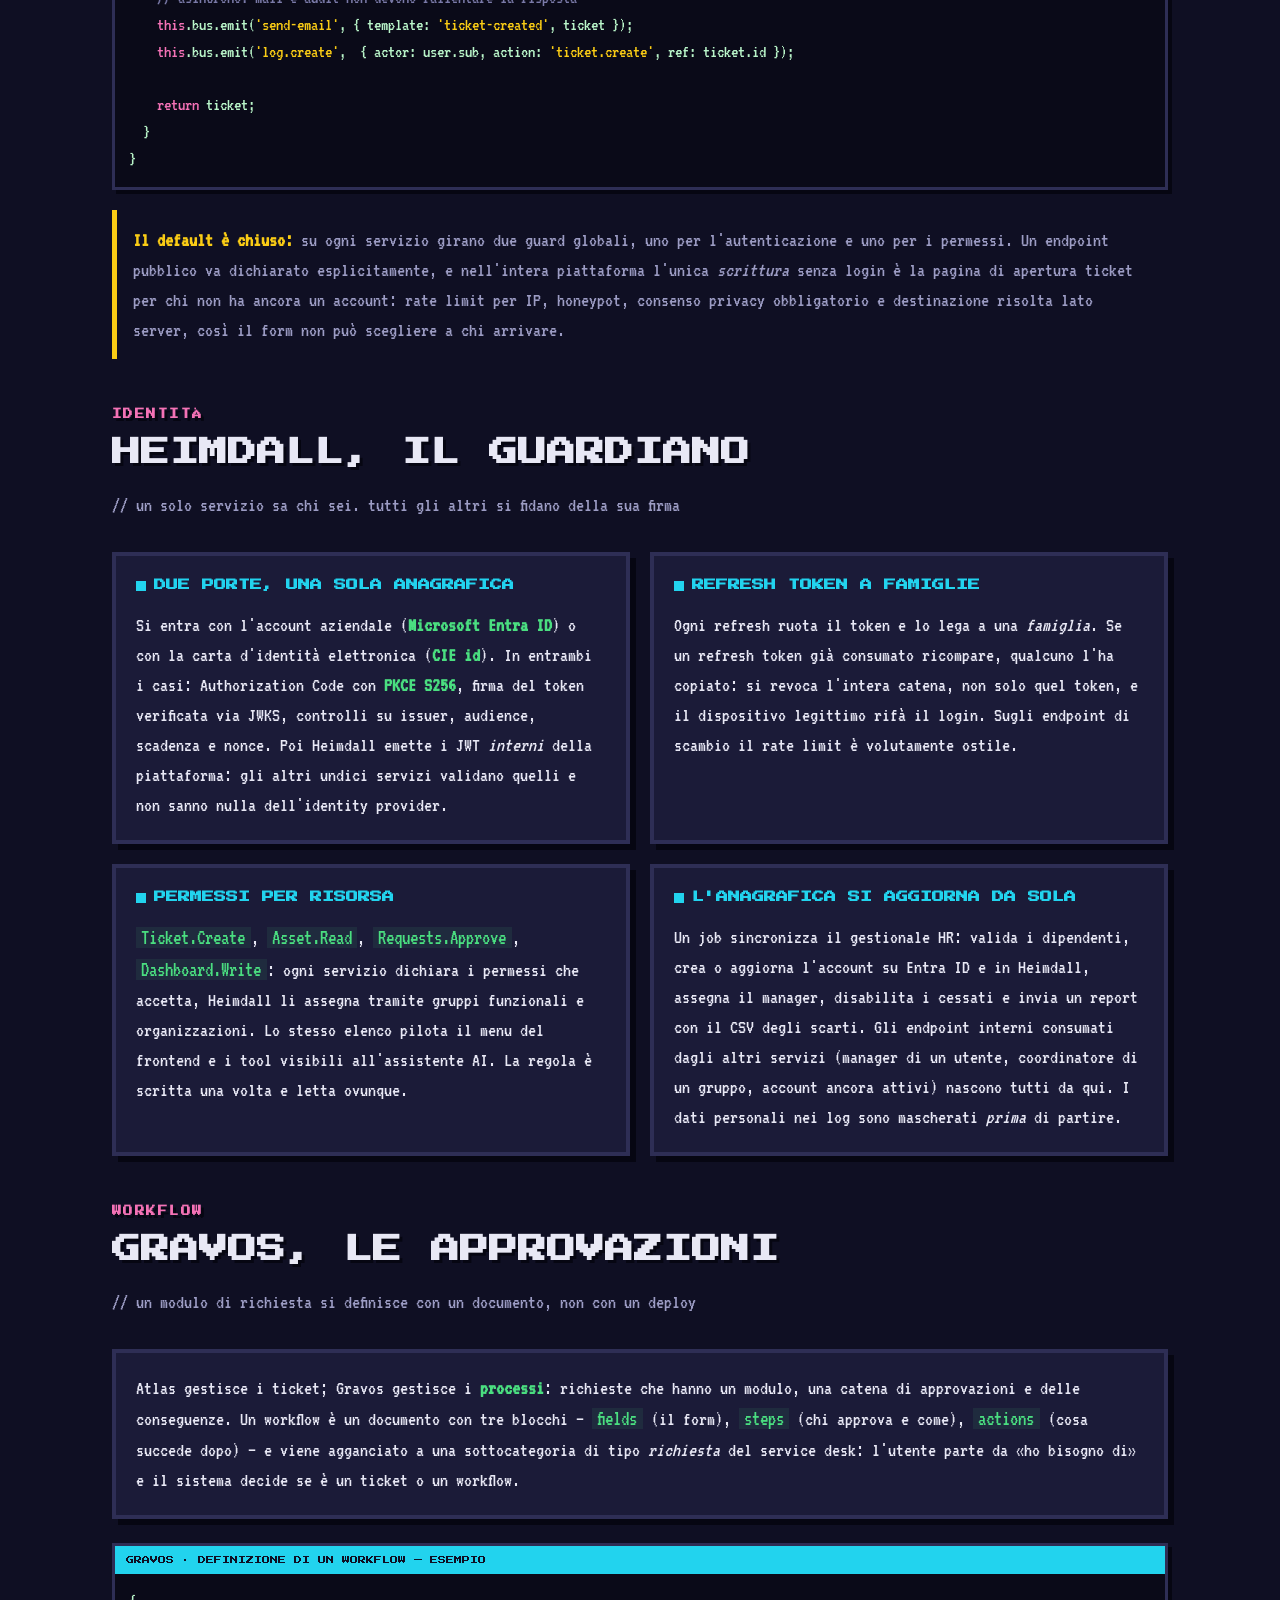
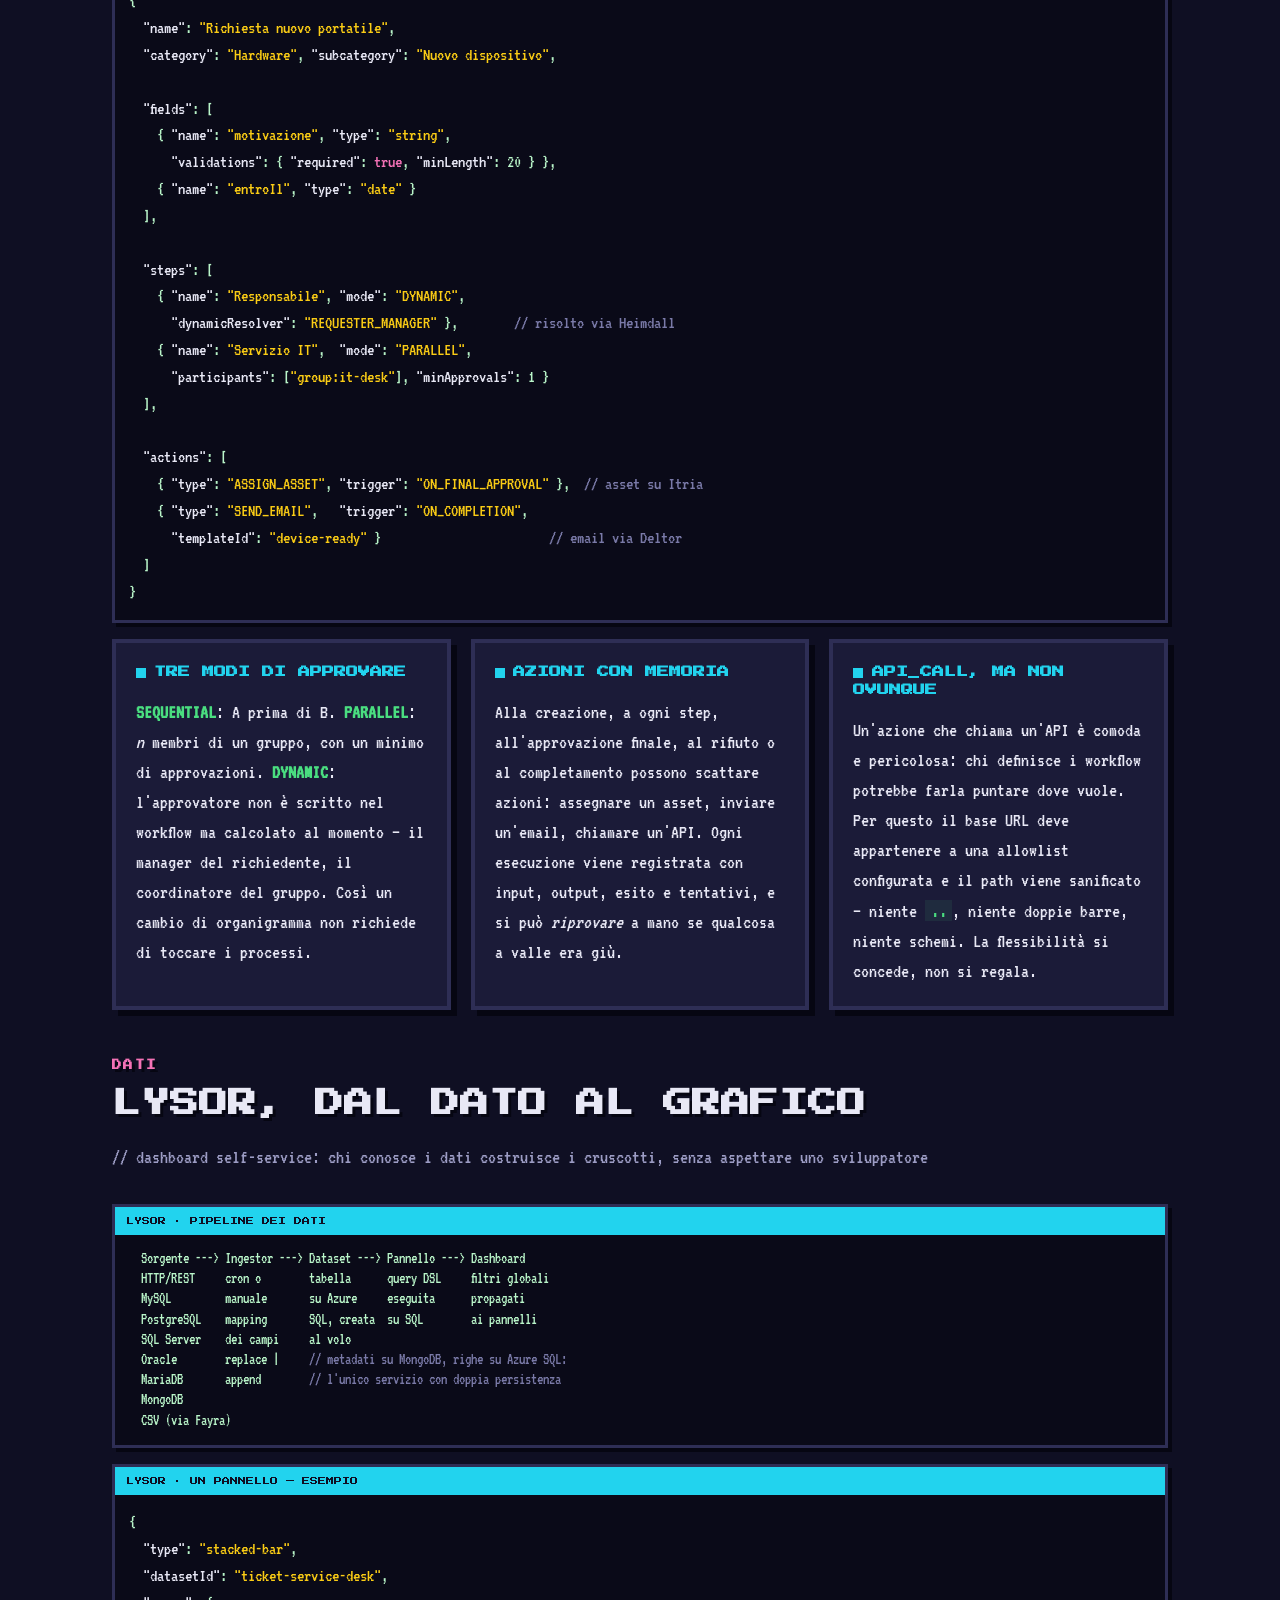
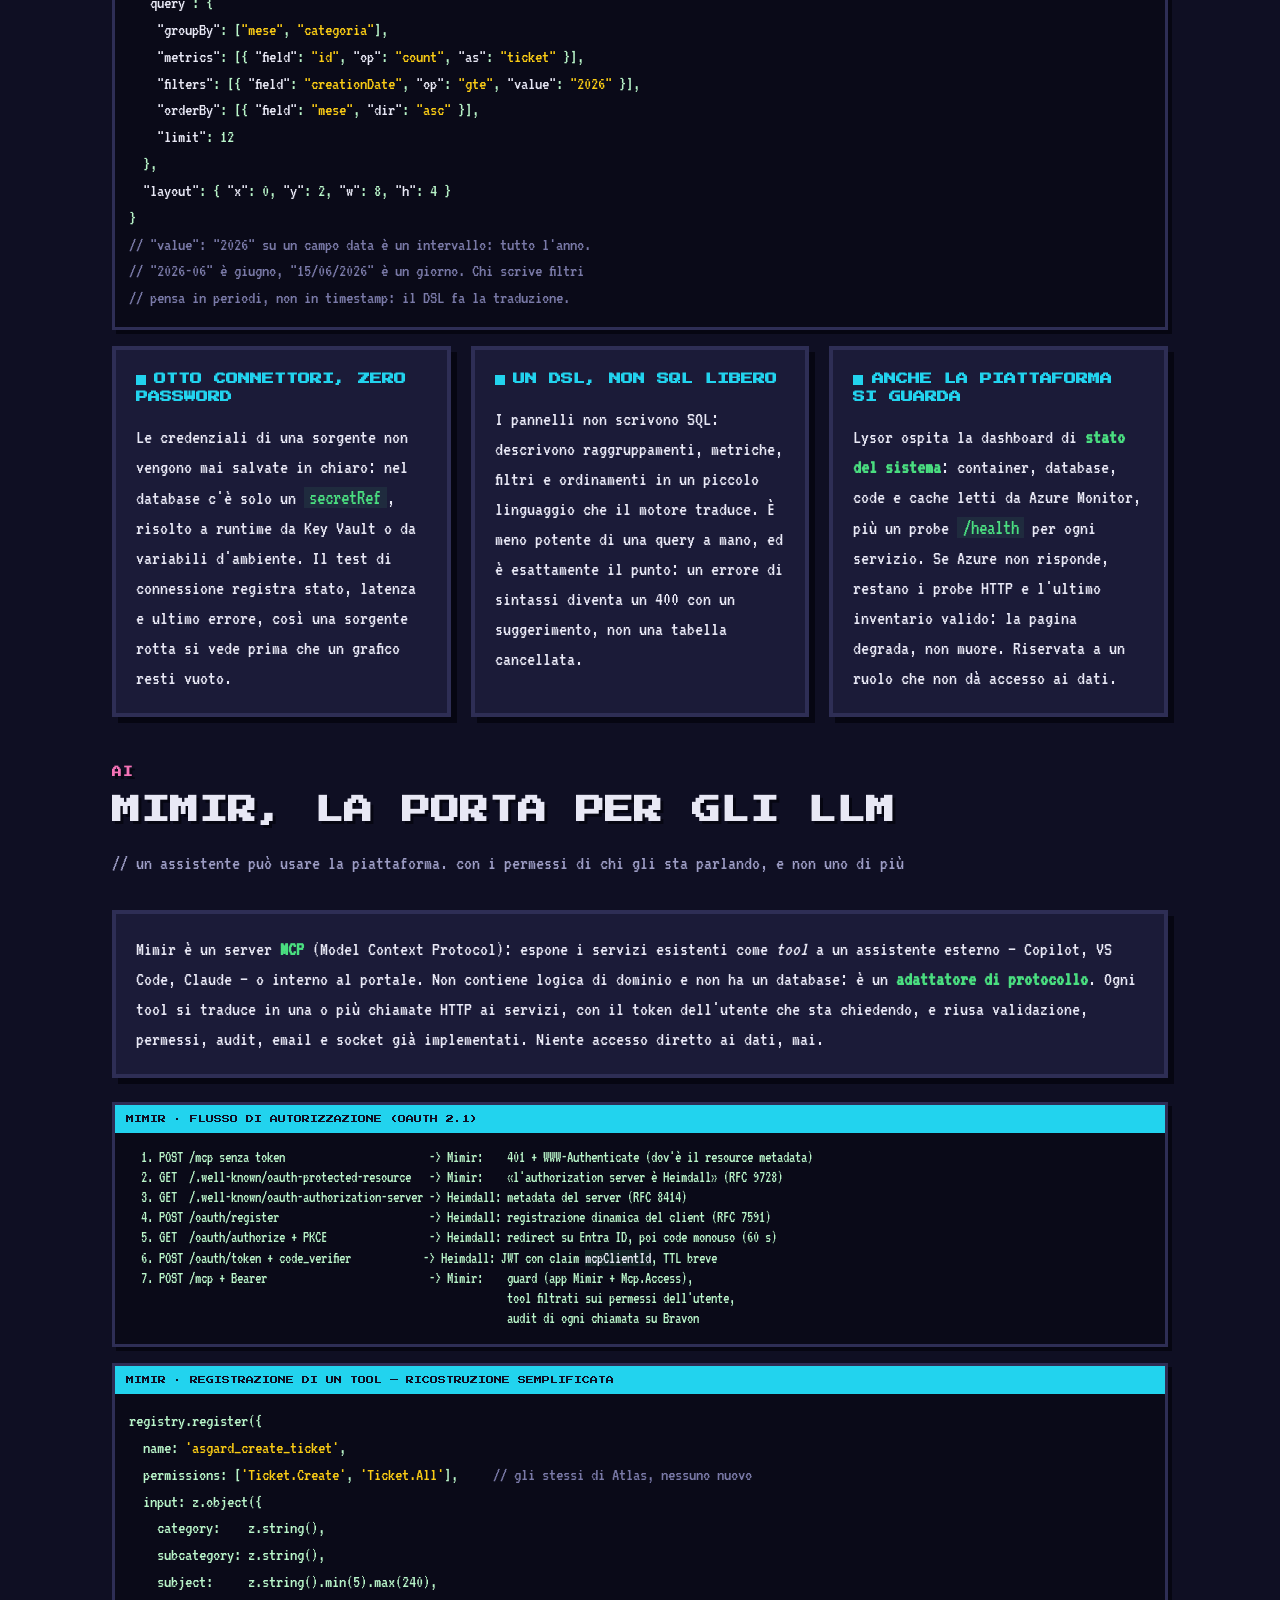
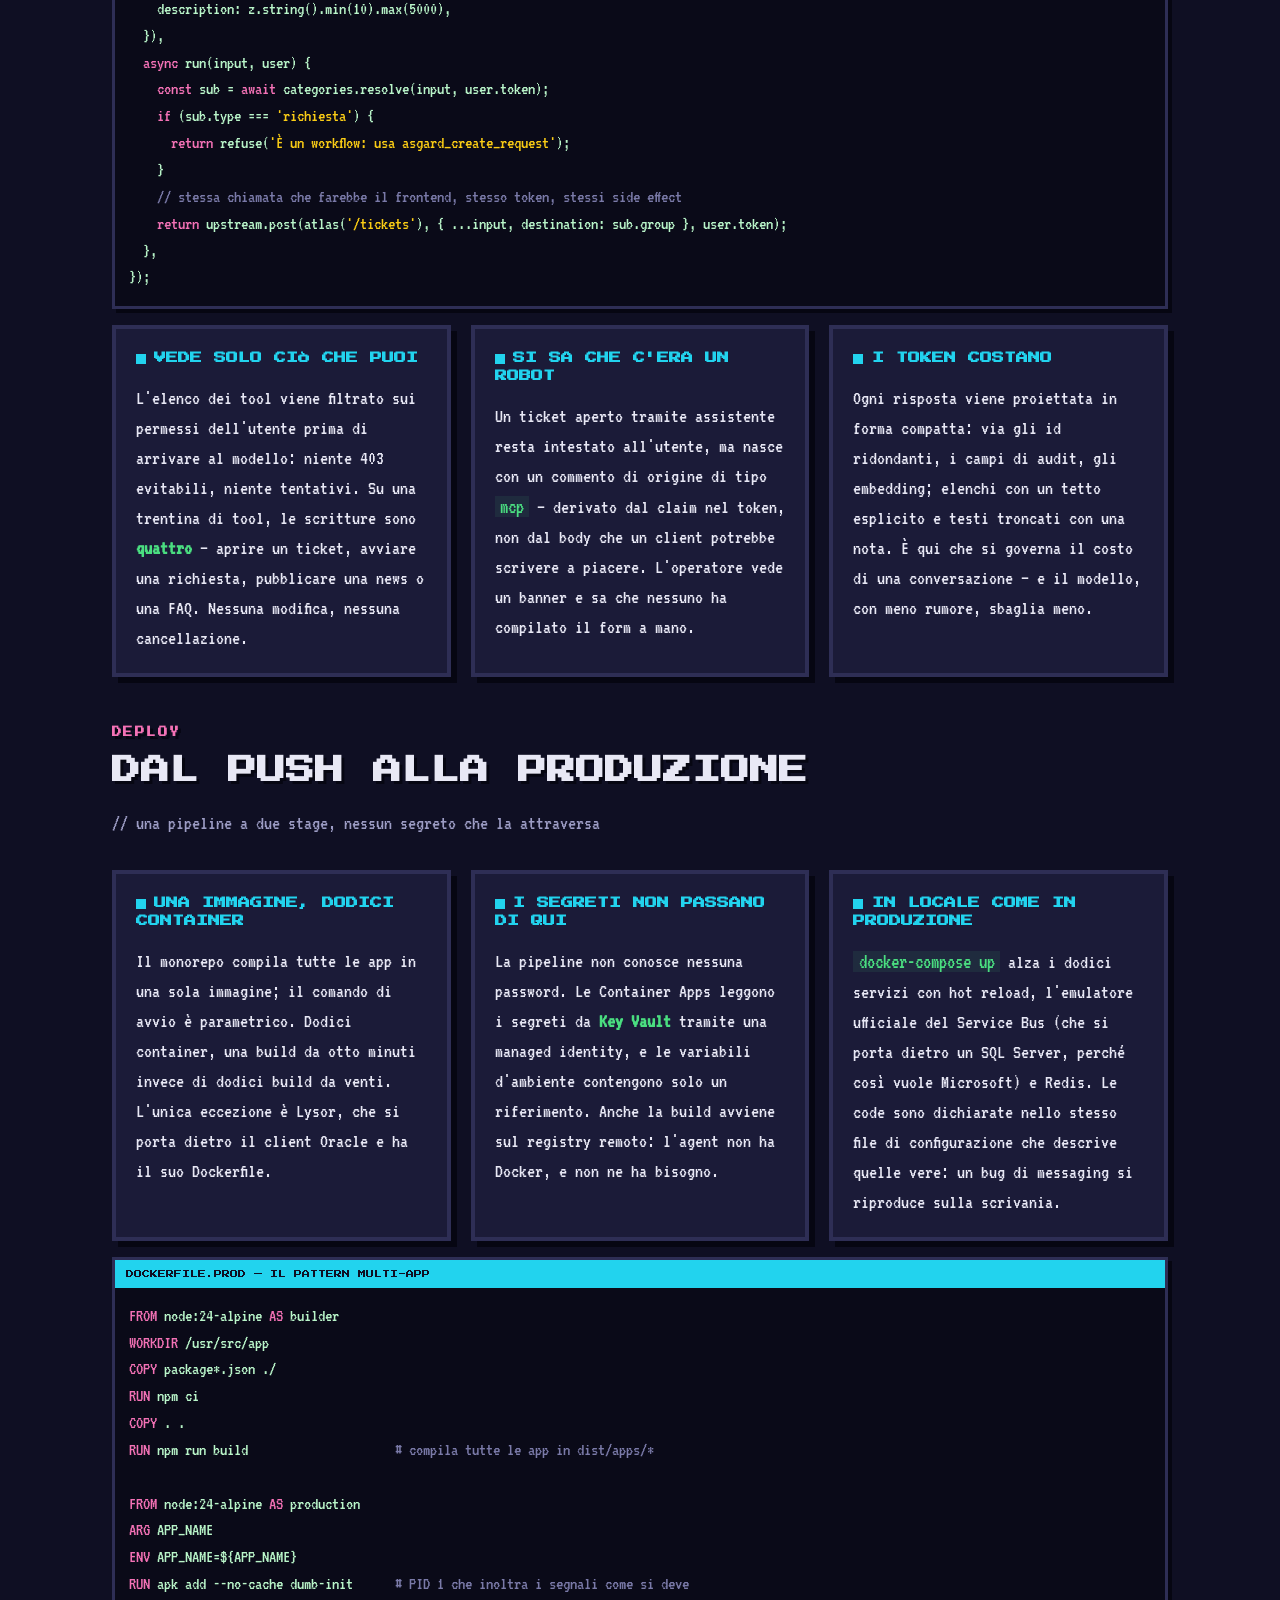
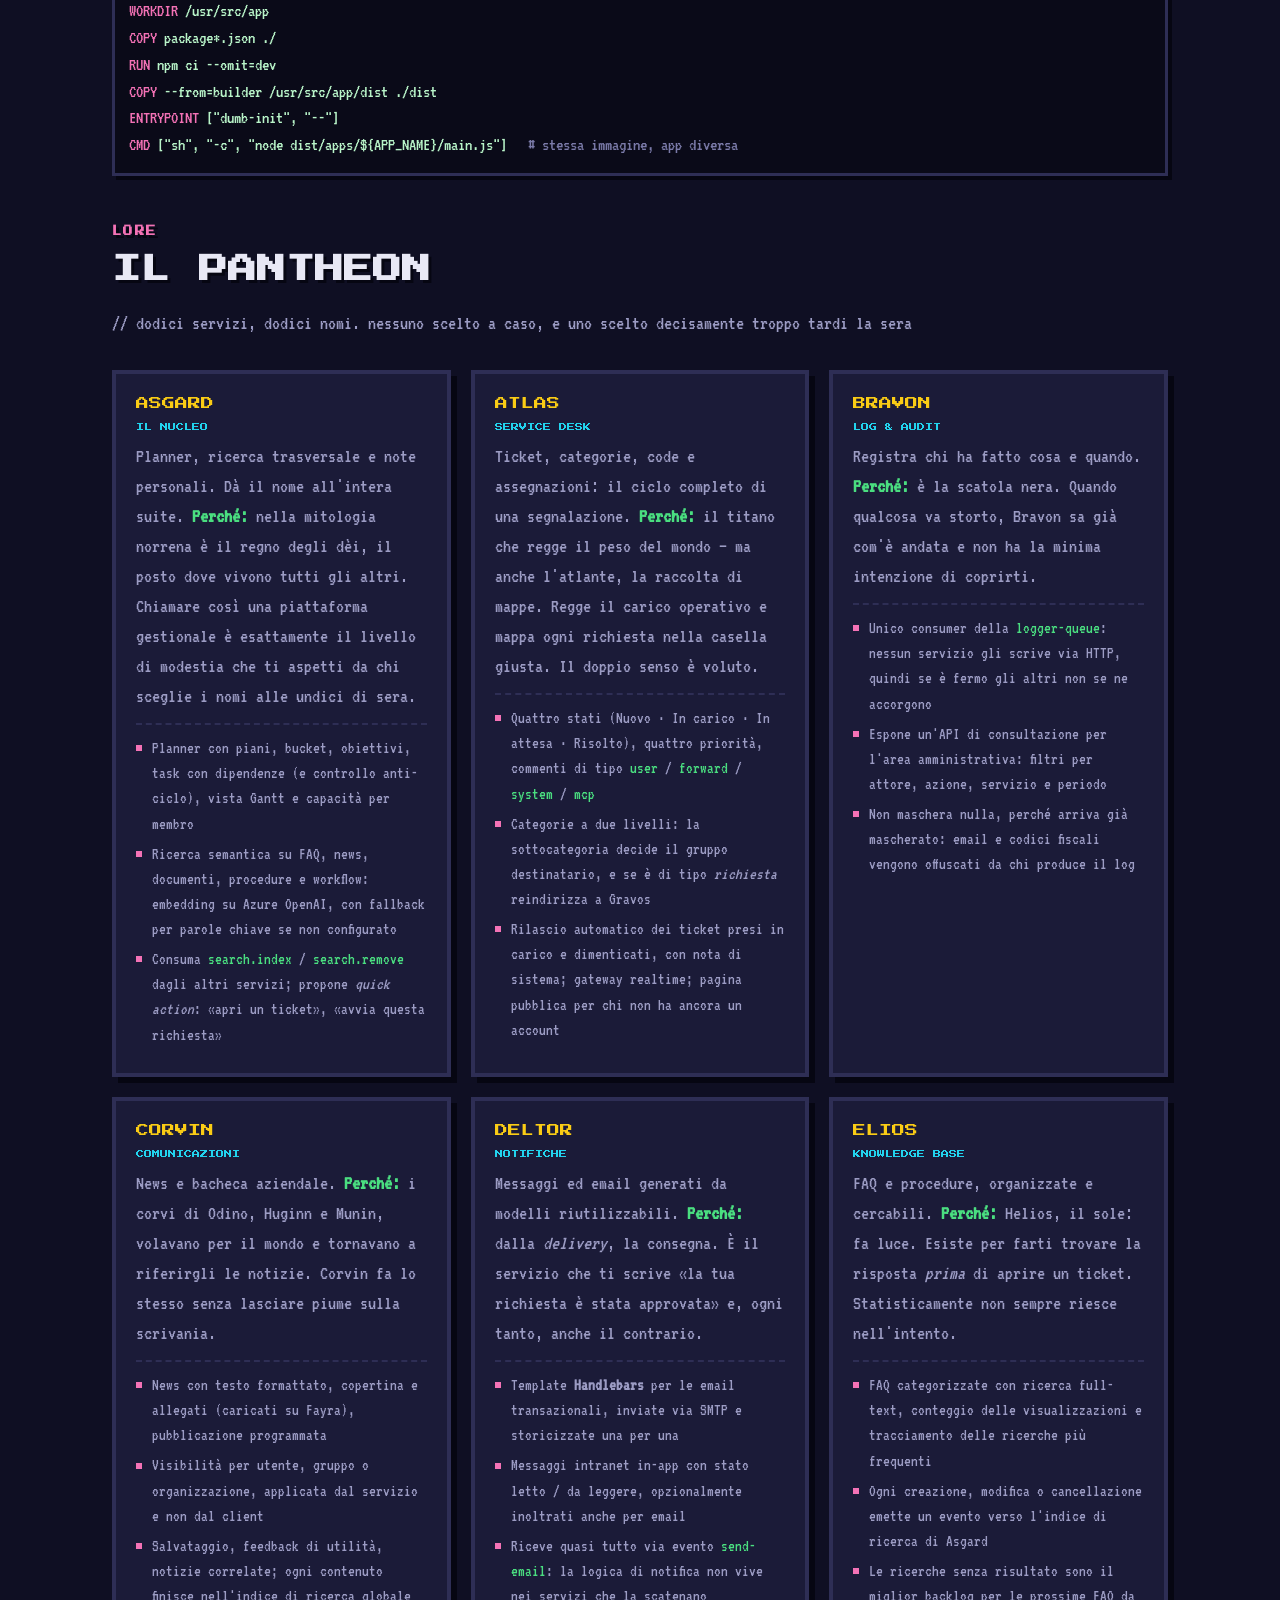
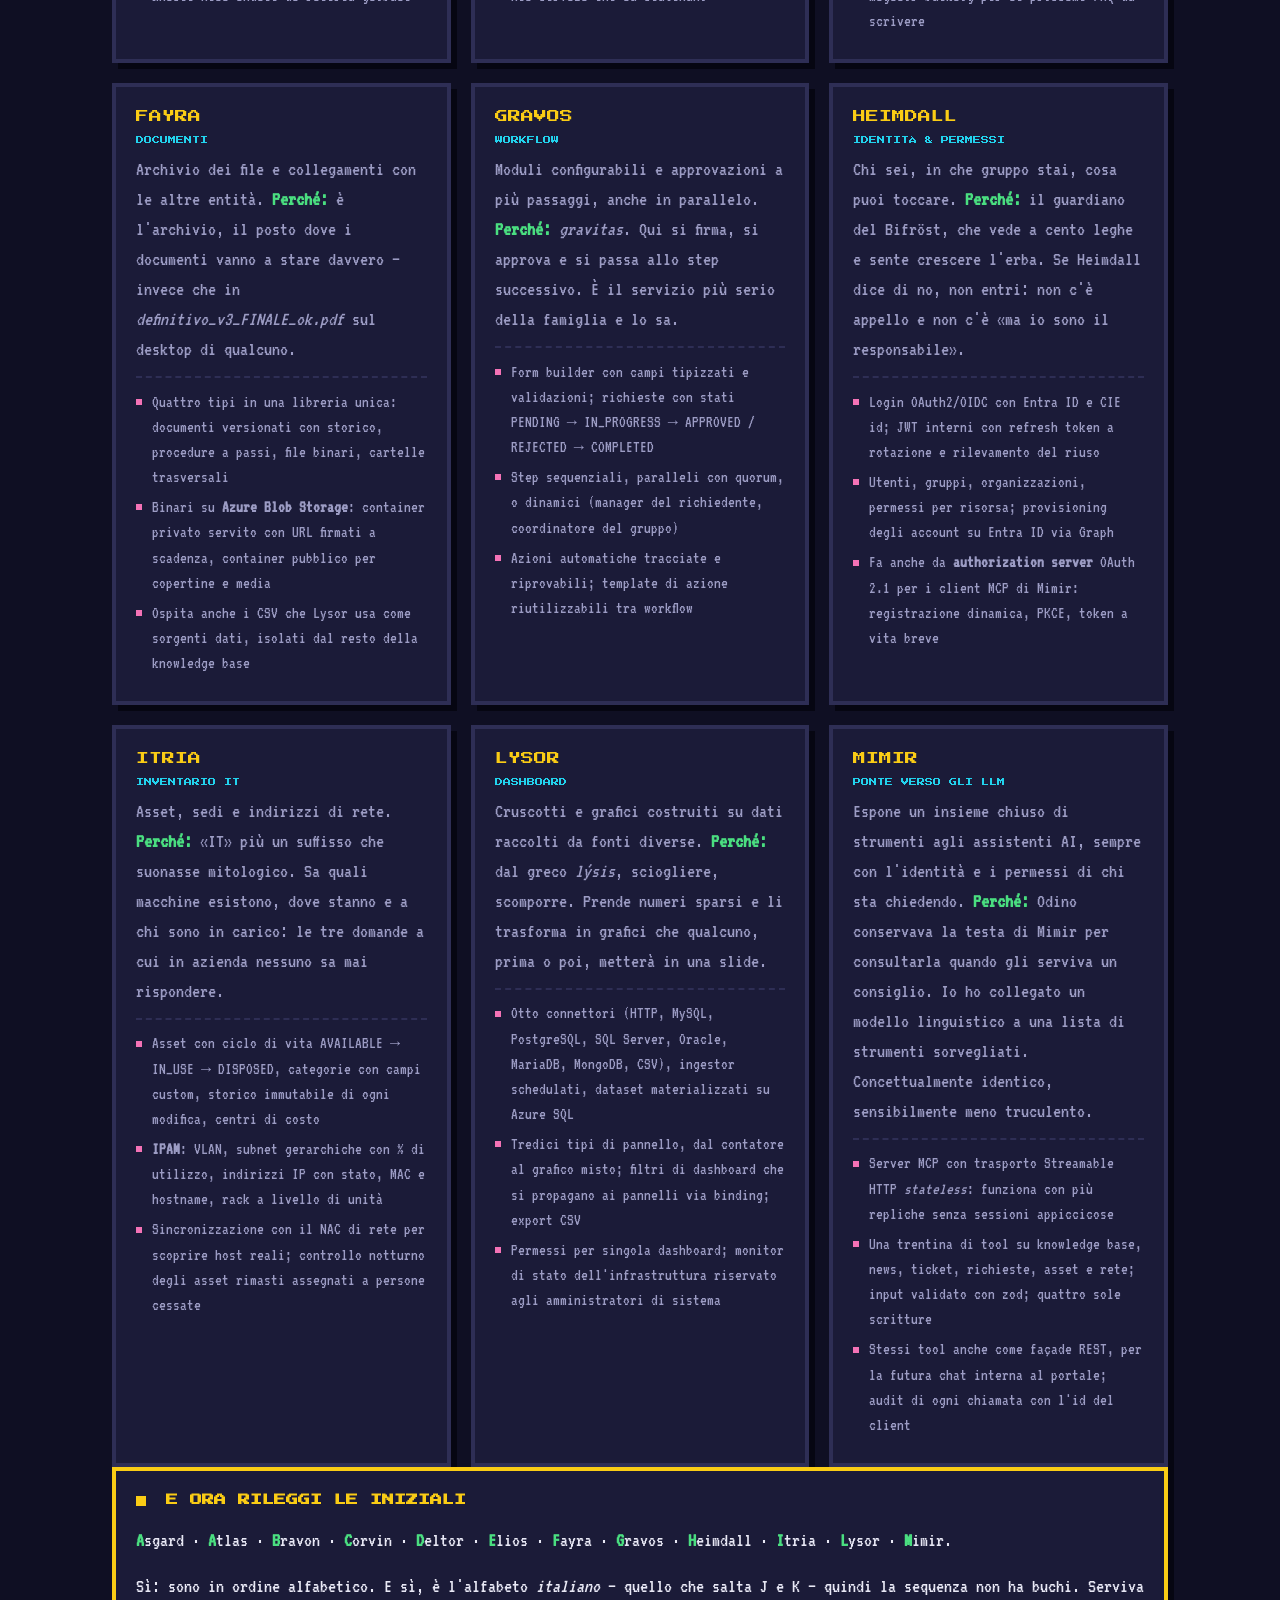
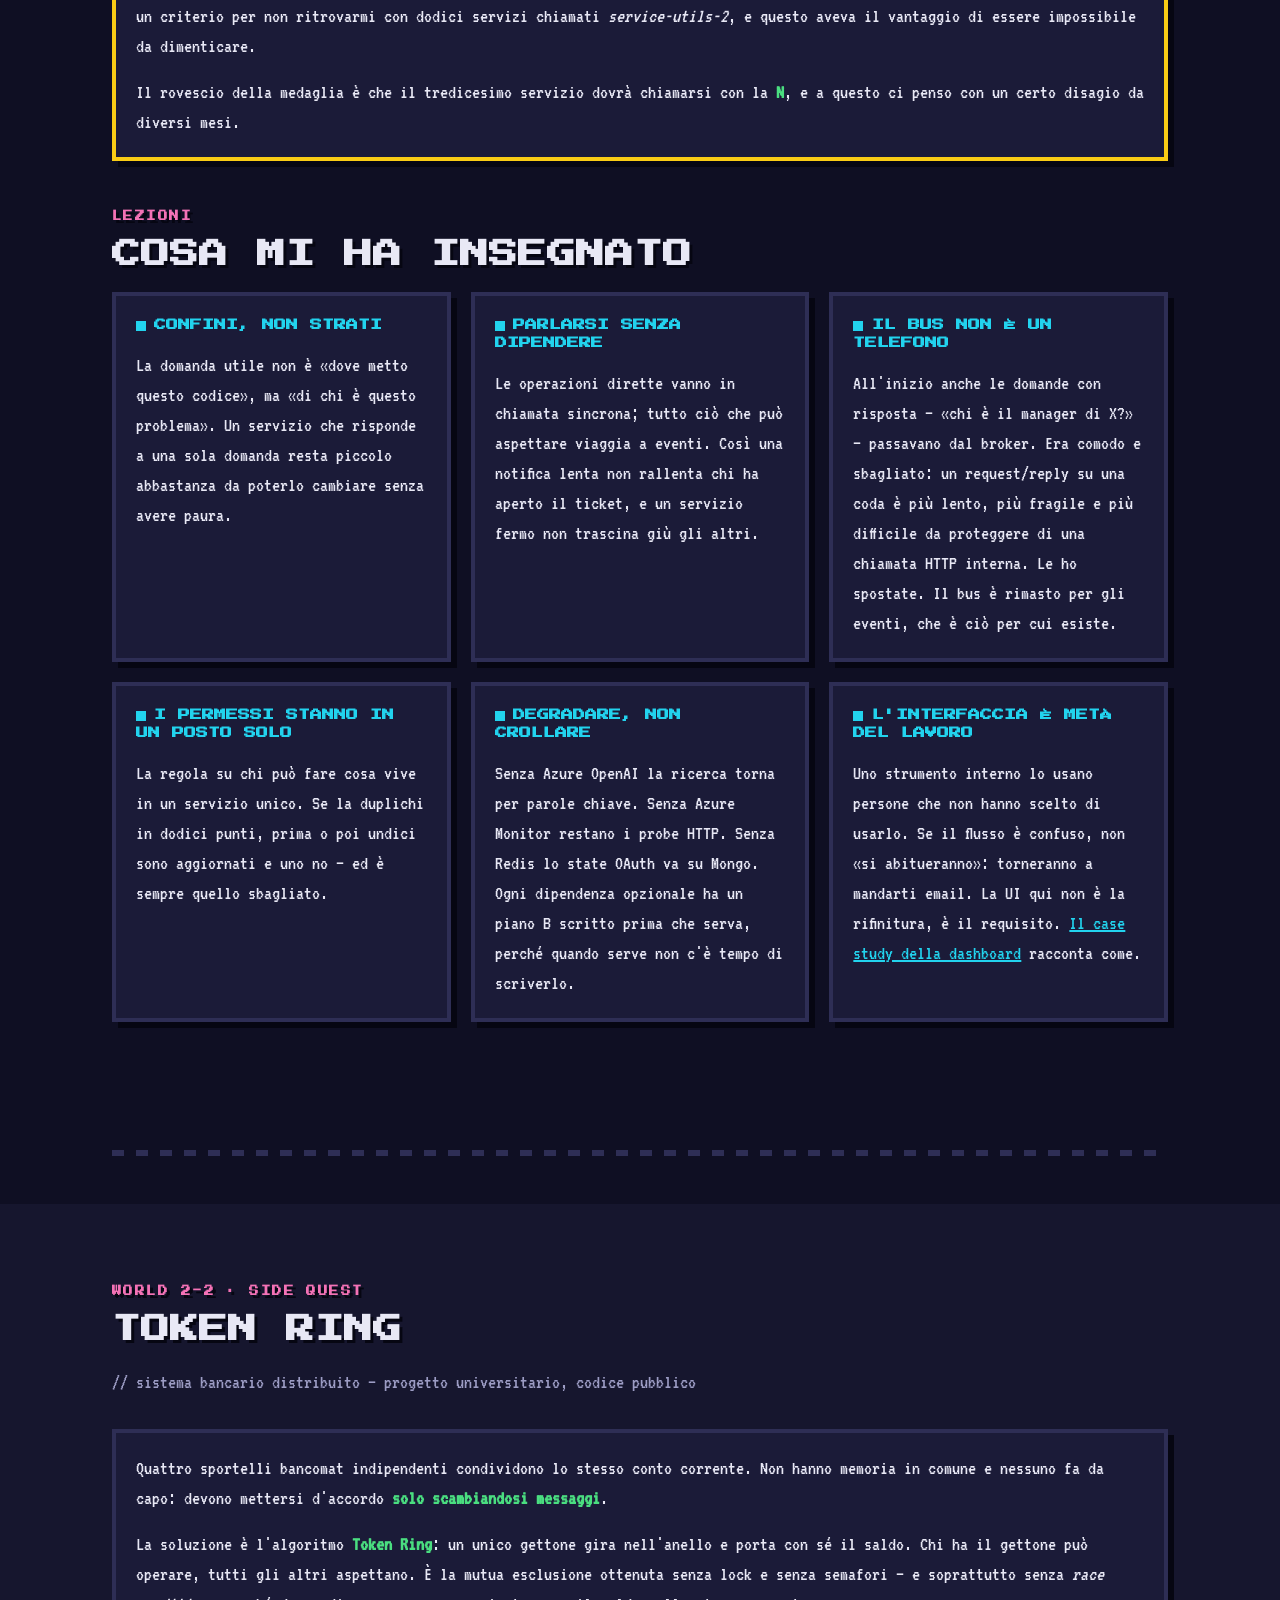
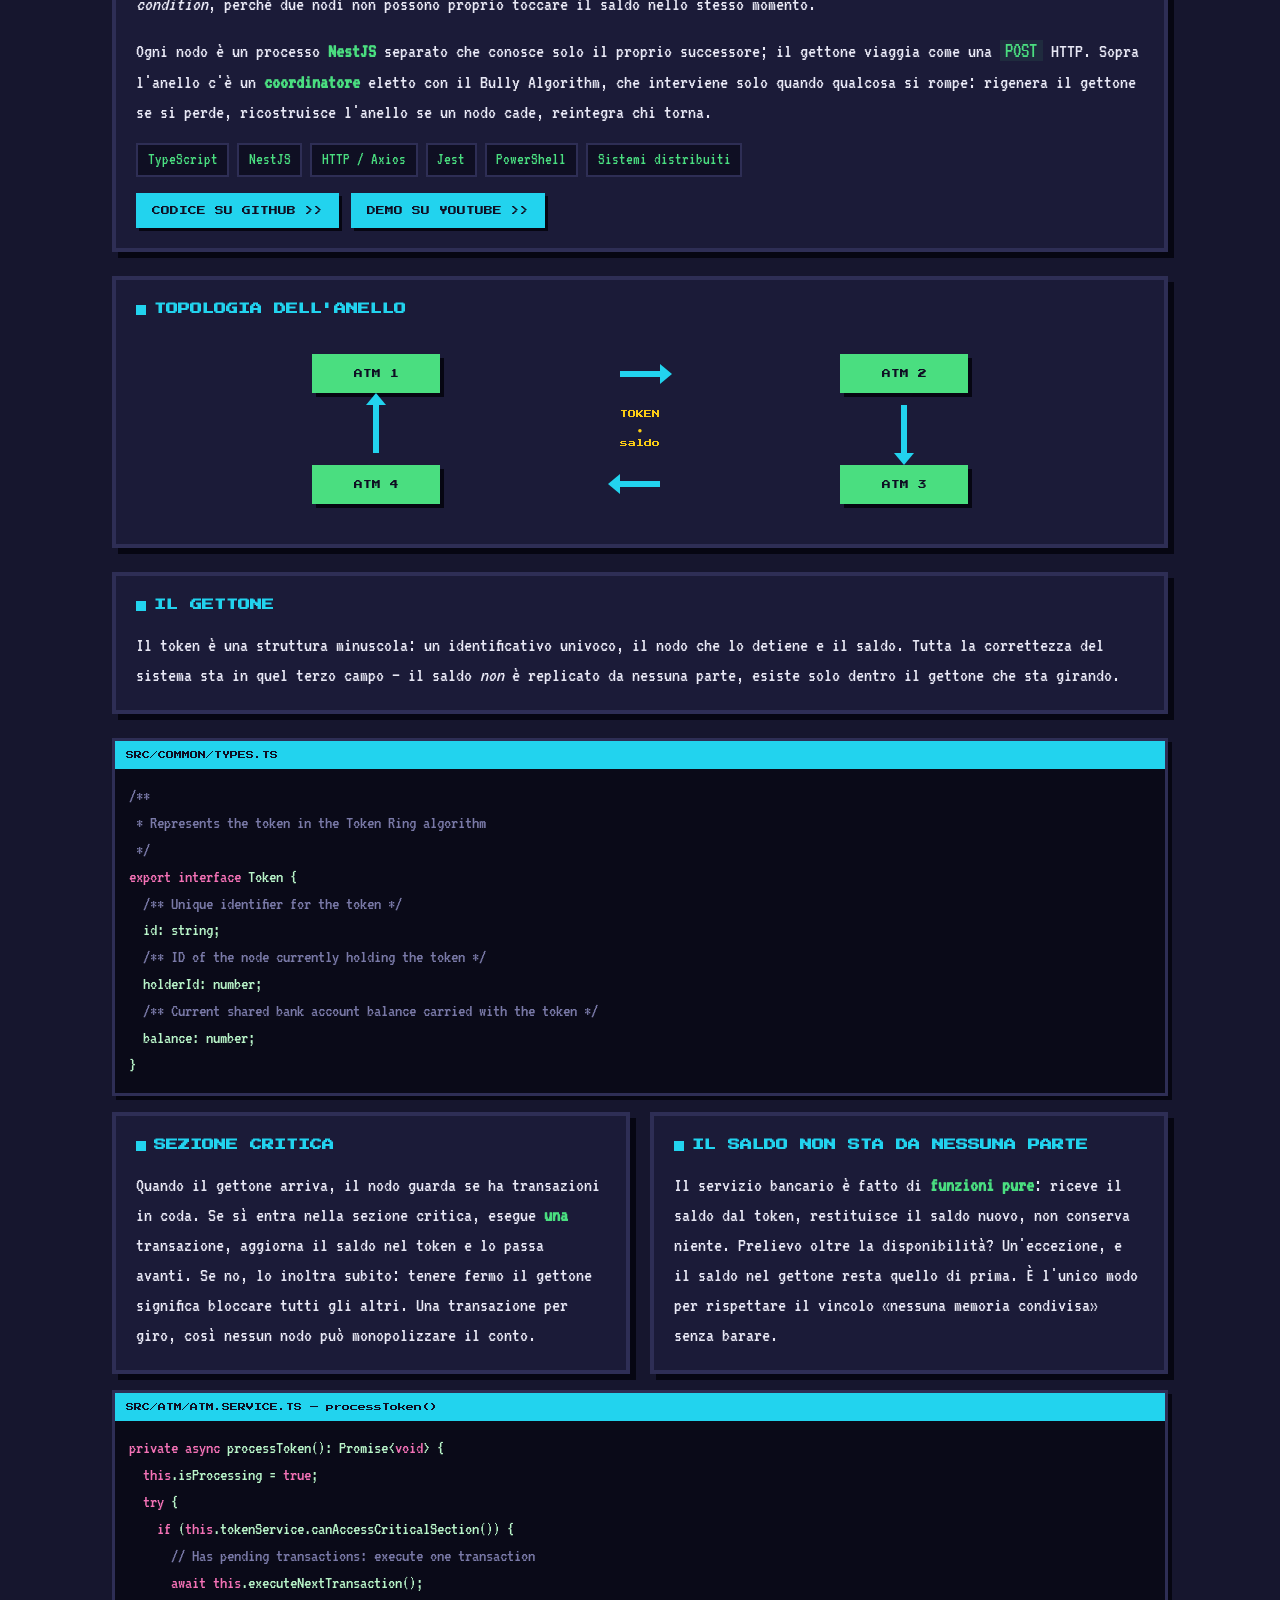
<file: projects.html>
<!doctype html>
<html lang="it" class="page">
  <head>
    <meta charset="UTF-8" />
    <meta name="viewport" content="width=device-width, initial-scale=1.0" />
    <title>Progetti — Enrico Arnaudo</title>
    <meta
      name="description"
      content="I progetti di Enrico Arnaudo: Asgard, una piattaforma enterprise a dodici microservizi su Azure con un pantheon di nomi mitologici, e un sistema bancario distribuito con algoritmo Token Ring e Bully election."
    />
    <meta name="theme-color" content="#0f0f23" />

    <link
      rel="icon"
      href="data:image/svg+xml,%3Csvg xmlns='http://www.w3.org/2000/svg' viewBox='0 0 8 8' shape-rendering='crispEdges'%3E%3Crect width='8' height='8' fill='%230f0f23'/%3E%3Crect x='2' y='1' width='4' height='1' fill='%234ade80'/%3E%3Crect x='2' y='2' width='1' height='1' fill='%234ade80'/%3E%3Crect x='2' y='3' width='3' height='1' fill='%234ade80'/%3E%3Crect x='2' y='4' width='1' height='1' fill='%234ade80'/%3E%3Crect x='2' y='5' width='1' height='1' fill='%234ade80'/%3E%3Crect x='2' y='6' width='4' height='1' fill='%234ade80'/%3E%3C/svg%3E"
    />

    <!--
      Cerchi gli hostname di Asgard nel sorgente?
      Non ci sono nemmeno qui. Gli snippet sono ricostruzioni: leggibili, non copiabili. 🕵
    -->

    <link rel="preconnect" href="https://fonts.googleapis.com" />
    <link rel="preconnect" href="https://fonts.gstatic.com" crossorigin />
    <link
      href="https://fonts.googleapis.com/css2?family=Press+Start+2P&family=VT323&display=swap"
      rel="stylesheet"
    />
    <link rel="stylesheet" href="css/pixel.css" />
  </head>

  <body>
    <div class="crt-overlay" aria-hidden="true"></div>

    <!-- ═══════════════ NAVBAR ═══════════════ -->
    <nav class="navbar" id="navbar">
      <a href="index.html" class="nav-logo" aria-label="Home">
        <span class="logo-block">EA</span>
      </a>

      <button class="hamburger" id="hamburger" aria-label="Menu" aria-expanded="false">
        <span></span><span></span><span></span>
      </button>

      <ul class="nav-links" id="navLinks">
        <li><a href="index.html#about" class="nav-link">Chi sono</a></li>
        <li><a href="index.html#quests" class="nav-link">Quest Log</a></li>
        <li><a href="index.html#skills" class="nav-link">Skill Tree</a></li>
        <li><a href="index.html#portfolio" class="nav-link">Bonus Level</a></li>
        <li><a href="index.html#contact" class="nav-link">Contatti</a></li>
      </ul>
    </nav>

    <!-- ═══════════════ HERO ═══════════════ -->
    <header class="page-hero">
      <p class="page-kicker">SAVE FILE 01 — PROGETTI</p>
      <h1 class="page-title">PROGETTI</h1>
      <p class="page-lead">
        Due mondi molto diversi: una piattaforma enterprise con un pantheon di
        divinità, e un anello di bancomat che si passano un gettone.
      </p>
      <a href="index.html" class="back-link">&lt;&lt; TORNA ALLA MAPPA</a>
    </header>

    <main>
      <!-- ═══════════════════════════════════════════════
           PROGETTO 01 — ASGARD
      ═══════════════════════════════════════════════ -->
      <section class="section" id="asgard">
        <h2 class="section-title"><span class="title-level">WORLD 2-1 · MAIN QUEST</span>ASGARD</h2>
        <p class="section-sub">// piattaforma enterprise a microservizi — progetto privato, in produzione</p>

        <div class="pixel-card prose">
          <p>
            <strong>Asgard</strong> è una piattaforma modulare che digitalizza
            la vita interna di un'organizzazione: aprire un ticket, chiedere
            un'approvazione, sapere chi ha in carico quale computer, trovare
            la procedura giusta senza chiedere al collega di fianco. È nata
            dentro un progetto di digital transformation nella sanità pubblica
            e oggi è in esercizio.
          </p>
          <p>
            Dietro c'è un monorepo <strong>NestJS</strong> con
            <strong>dodici microservizi</strong>, un frontend
            <strong>Angular</strong> e circa trecento endpoint REST. Ogni
            servizio ha il suo database, il suo dominio e confini precisi. Non
            perché i microservizi siano di moda, ma perché il service desk e il
            motore di approvazioni hanno ritmi di evoluzione diversi, e tenerli
            nello stesso blocco significa fermare entrambi ogni volta che ne
            cambi uno.
          </p>
          <p>
            Tutto gira su <strong>Azure Container Apps</strong>: un'unica
            immagine Docker multi-app da cui nascono dodici container che si
            differenziano per una sola variabile, Cosmos DB for MongoDB come
            database dei servizi, Azure SQL come warehouse analitico, Service
            Bus per gli eventi, Redis per realtime e rate limiting, Key Vault
            per i segreti. Sviluppo in locale con <code>docker-compose</code>,
            emulatore ufficiale del Service Bus incluso.
          </p>
          <div class="stack-row">
            <span class="loot-item">TypeScript</span>
            <span class="loot-item">NestJS</span>
            <span class="loot-item">Angular</span>
            <span class="loot-item">MongoDB (Cosmos DB)</span>
            <span class="loot-item">Azure SQL</span>
            <span class="loot-item">Service Bus</span>
            <span class="loot-item">Redis</span>
            <span class="loot-item">Docker</span>
            <span class="loot-item">Container Apps</span>
            <span class="loot-item">Key Vault</span>
            <span class="loot-item">OAuth2 / OIDC</span>
            <span class="loot-item">MCP</span>
          </div>

          <div class="stat-grid" aria-label="Asgard in numeri">
            <div class="stat-tile"><span class="stat-num">12</span><span class="stat-lbl">MICROSERVIZI</span></div>
            <div class="stat-tile"><span class="stat-num">~300</span><span class="stat-lbl">ENDPOINT REST</span></div>
            <div class="stat-tile"><span class="stat-num">3</span><span class="stat-lbl">CODE EVENTI</span></div>
            <div class="stat-tile"><span class="stat-num">2</span><span class="stat-lbl">IDENTITY PROVIDER</span></div>
            <div class="stat-tile"><span class="stat-num">30+</span><span class="stat-lbl">TOOL MCP</span></div>
            <div class="stat-tile"><span class="stat-num">8</span><span class="stat-lbl">CONNETTORI DATI</span></div>
            <div class="stat-tile"><span class="stat-num">13</span><span class="stat-lbl">TIPI DI GRAFICO</span></div>
            <div class="stat-tile"><span class="stat-num">1</span><span class="stat-lbl">IMMAGINE DOCKER</span></div>
          </div>
        </div>

        <!-- Nota di riservatezza, con ironia ma sul serio -->
        <div class="classified">
          <p class="classified-head">⚠ DOCUMENTO PARZIALMENTE OSCURATO</p>
          <p>
            Asgard è un progetto privato e in esercizio. Qui trovi
            l'<strong>architettura</strong>, i <strong>pattern</strong> e le
            <strong>scelte</strong>: come si parlano i servizi, come funziona
            l'autenticazione, com'è fatto un workflow, come arriva un dato a un
            grafico. Quello che non trovi — hostname, nomi delle risorse cloud,
            identificativi di tenant e subscription, nomi dei segreti, i
            sistemi esterni con cui si integra — non manca per timidezza. È
            che un portfolio non è il posto dove appendere la piantina di casa
            con indicata la finestra che non chiude bene.
          </p>
          <p>
            Gli snippet di codice di questa sezione sono
            <strong>ricostruzioni semplificate</strong> fedeli ai pattern
            reali, non righe copiate dal repository. Chi fa questo mestiere
            capisce al volo. Chi invece insiste per avere i dettagli, mi sta
            già dicendo qualcosa di sé.
          </p>
        </div>

        <!-- ─── ARCHITETTURA ─── -->
        <h3 class="section-title" style="margin-top: 3rem">
          <span class="title-level">ARCHITETTURA</span>COME SI PARLANO
        </h3>
        <p class="section-sub">
          // tre canali, ognuno per un motivo diverso. mescolarli è il modo più
          rapido per costruire un monolite distribuito
        </p>

        <div class="code-block diagram">
          <p class="code-head">TOPOLOGIA — VISTA DALL'ALTO</p>
          <pre><code>  Angular ---- JWT utente ----&gt; Heimdall        <span class="tk-cm">// chi sei, cosa puoi fare</span>
     |                             |
     |  HTTP con il token          |  JWT interno, permessi, gruppi
     v                             v
  Asgard · Atlas · Gravos · Itria · Lysor · Elios · Fayra · Corvin · Mimir
     |             |
     |             +-- HTTP interno: domande con risposta subito
     |                 (Gravos -&gt; Heimdall: «chi è il manager di X?»)
     |
     +---- eventi ----&gt; Azure Service Bus
                          |-- logger-queue -----------&gt; Bravon   <span class="tk-cm">// audit</span>
                          |-- notifications-queue ----&gt; Deltor   <span class="tk-cm">// email</span>
                          +-- search-indexing-queue --&gt; Asgard   <span class="tk-cm">// indice di ricerca</span>

  Atlas ---- Socket.IO (adapter Redis) ----&gt; browser   <span class="tk-cm">// ticket.created / updated / released</span></code></pre>
        </div>

        <div class="card-grid card-grid-3">
          <div class="pixel-card prose">
            <h4 class="card-heading">HTTP, QUANDO SERVE UNA RISPOSTA</h4>
            <p>
              Il frontend chiama ogni servizio direttamente, con il JWT
              dell'utente. Tra servizi, la chiamata sincrona si usa solo per
              domande che non possono aspettare: Gravos chiede a Heimdall chi è
              il manager del richiedente per risolvere un approvatore; Atlas
              chiede se un destinatario esiste ed è visibile a chi inoltra.
              Sono endpoint <em>interni</em>, mai raggiungibili dal browser.
            </p>
          </div>

          <div class="pixel-card prose">
            <h4 class="card-heading">EVENTI, PER CIÒ CHE PUÒ ASPETTARE</h4>
            <p>
              Tre code su Service Bus: <code>log.create</code> da tutti verso
              Bravon, <code>send-email</code> verso Deltor,
              <code>search.index</code> verso l'indice di ricerca. Se Deltor è
              fermo, i ticket si aprono lo stesso e le email partono quando
              torna su. In produzione i servizi si autenticano al bus con
              <strong>managed identity</strong>: nessuna connection string da
              custodire.
            </p>
          </div>

          <div class="pixel-card prose">
            <h4 class="card-heading">REALTIME, SENZA POLLING</h4>
            <p>
              Atlas espone un gateway Socket.IO con stanze per utente, gruppo e
              organizzazione. Quando un ticket viene creato, aggiornato o
              rilasciato, chi deve saperlo lo sa subito. L'adapter
              <strong>Redis</strong> fa sì che funzioni anche con più repliche
              dello stesso servizio, che non condividono memoria.
            </p>
          </div>
        </div>

        <div class="code-block">
          <p class="code-head">ATLAS · TICKETS.CONTROLLER.TS — RICOSTRUZIONE SEMPLIFICATA</p>
          <pre><code><span class="tk-cm">// Apertura di un ticket. Ogni riga fa una cosa sola.</span>
<span class="tk-dec">@Controller</span>(<span class="tk-str">'tickets'</span>)
<span class="tk-kw">export class</span> TicketsController {
  <span class="tk-dec">@Post</span>()
  <span class="tk-dec">@Permissions</span>(Permission.TicketCreate, Permission.TicketAll)
  <span class="tk-kw">async</span> create(
    <span class="tk-dec">@ActiveUser</span>() user: ActiveUserData,
    <span class="tk-dec">@Body</span>() dto: CreateTicketDto,       <span class="tk-cm">// validato da class-validator</span>
  ) {
    <span class="tk-kw">const</span> ticket = <span class="tk-kw">await</span> <span class="tk-kw">this</span>.tickets.create(dto, user);

    <span class="tk-cm">// realtime: chi è nella stanza del gruppo destinatario lo vede subito</span>
    <span class="tk-kw">this</span>.gateway.to(<span class="tk-str">`group:${ticket.destination}`</span>).emit(<span class="tk-str">'ticket.created'</span>, ticket);

    <span class="tk-cm">// asincrono: mail e audit non devono rallentare la risposta</span>
    <span class="tk-kw">this</span>.bus.emit(<span class="tk-str">'send-email'</span>, { template: <span class="tk-str">'ticket-created'</span>, ticket });
    <span class="tk-kw">this</span>.bus.emit(<span class="tk-str">'log.create'</span>,  { actor: user.sub, action: <span class="tk-str">'ticket.create'</span>, ref: ticket.id });

    <span class="tk-kw">return</span> ticket;
  }
}</code></pre>
        </div>

        <div class="note">
          <p>
            <strong>Il default è chiuso:</strong> su ogni servizio girano due
            guard globali, uno per l'autenticazione e uno per i permessi. Un
            endpoint pubblico va dichiarato esplicitamente, e nell'intera
            piattaforma l'unica <em>scrittura</em> senza login è la pagina di
            apertura ticket per chi non ha ancora un account: rate limit per
            IP, honeypot, consenso privacy obbligatorio e destinazione risolta
            lato server, così il form non può scegliere a chi arrivare.
          </p>
        </div>

        <!-- ─── IDENTITÀ ─── -->
        <h3 class="section-title" style="margin-top: 3rem">
          <span class="title-level">IDENTITÀ</span>HEIMDALL, IL GUARDIANO
        </h3>
        <p class="section-sub">
          // un solo servizio sa chi sei. tutti gli altri si fidano della sua firma
        </p>

        <div class="card-grid">
          <div class="pixel-card prose">
            <h4 class="card-heading">DUE PORTE, UNA SOLA ANAGRAFICA</h4>
            <p>
              Si entra con l'account aziendale (<strong>Microsoft Entra ID</strong>)
              o con la carta d'identità elettronica (<strong>CIE id</strong>).
              In entrambi i casi: Authorization Code con
              <strong>PKCE S256</strong>, firma del token verificata via JWKS,
              controlli su issuer, audience, scadenza e nonce. Poi Heimdall
              emette i JWT <em>interni</em> della piattaforma: gli altri undici
              servizi validano quelli e non sanno nulla dell'identity provider.
            </p>
          </div>

          <div class="pixel-card prose">
            <h4 class="card-heading">REFRESH TOKEN A FAMIGLIE</h4>
            <p>
              Ogni refresh ruota il token e lo lega a una <em>famiglia</em>. Se
              un refresh token già consumato ricompare, qualcuno l'ha copiato:
              si revoca l'intera catena, non solo quel token, e il dispositivo
              legittimo rifà il login. Sugli endpoint di scambio il rate limit
              è volutamente ostile.
            </p>
          </div>

          <div class="pixel-card prose">
            <h4 class="card-heading">PERMESSI PER RISORSA</h4>
            <p>
              <code>Ticket.Create</code>, <code>Asset.Read</code>,
              <code>Requests.Approve</code>, <code>Dashboard.Write</code>: ogni
              servizio dichiara i permessi che accetta, Heimdall li assegna
              tramite gruppi funzionali e organizzazioni. Lo stesso elenco
              pilota il menu del frontend e i tool visibili all'assistente AI.
              La regola è scritta una volta e letta ovunque.
            </p>
          </div>

          <div class="pixel-card prose">
            <h4 class="card-heading">L'ANAGRAFICA SI AGGIORNA DA SOLA</h4>
            <p>
              Un job sincronizza il gestionale HR: valida i dipendenti, crea o
              aggiorna l'account su Entra ID e in Heimdall, assegna il manager,
              disabilita i cessati e invia un report con il CSV degli scarti.
              Gli endpoint interni consumati dagli altri servizi (manager di un
              utente, coordinatore di un gruppo, account ancora attivi)
              nascono tutti da qui. I dati personali nei log sono mascherati
              <em>prima</em> di partire.
            </p>
          </div>
        </div>

        <!-- ─── WORKFLOW ─── -->
        <h3 class="section-title" style="margin-top: 3rem">
          <span class="title-level">WORKFLOW</span>GRAVOS, LE APPROVAZIONI
        </h3>
        <p class="section-sub">
          // un modulo di richiesta si definisce con un documento, non con un deploy
        </p>

        <div class="pixel-card prose">
          <p>
            Atlas gestisce i ticket; Gravos gestisce i <strong>processi</strong>:
            richieste che hanno un modulo, una catena di approvazioni e delle
            conseguenze. Un workflow è un documento con tre blocchi —
            <code>fields</code> (il form), <code>steps</code> (chi approva e
            come), <code>actions</code> (cosa succede dopo) — e viene
            agganciato a una sottocategoria di tipo <em>richiesta</em> del
            service desk: l'utente parte da «ho bisogno di» e il sistema
            decide se è un ticket o un workflow.
          </p>
        </div>

        <div class="code-block">
          <p class="code-head">GRAVOS · DEFINIZIONE DI UN WORKFLOW — ESEMPIO</p>
          <pre><code>{
  <span class="tk-key">"name"</span>: <span class="tk-str">"Richiesta nuovo portatile"</span>,
  <span class="tk-key">"category"</span>: <span class="tk-str">"Hardware"</span>, <span class="tk-key">"subcategory"</span>: <span class="tk-str">"Nuovo dispositivo"</span>,

  <span class="tk-key">"fields"</span>: [
    { <span class="tk-key">"name"</span>: <span class="tk-str">"motivazione"</span>, <span class="tk-key">"type"</span>: <span class="tk-str">"string"</span>,
      <span class="tk-key">"validations"</span>: { <span class="tk-key">"required"</span>: <span class="tk-kw">true</span>, <span class="tk-key">"minLength"</span>: 20 } },
    { <span class="tk-key">"name"</span>: <span class="tk-str">"entroIl"</span>, <span class="tk-key">"type"</span>: <span class="tk-str">"date"</span> }
  ],

  <span class="tk-key">"steps"</span>: [
    { <span class="tk-key">"name"</span>: <span class="tk-str">"Responsabile"</span>, <span class="tk-key">"mode"</span>: <span class="tk-str">"DYNAMIC"</span>,
      <span class="tk-key">"dynamicResolver"</span>: <span class="tk-str">"REQUESTER_MANAGER"</span> },        <span class="tk-cm">// risolto via Heimdall</span>
    { <span class="tk-key">"name"</span>: <span class="tk-str">"Servizio IT"</span>,  <span class="tk-key">"mode"</span>: <span class="tk-str">"PARALLEL"</span>,
      <span class="tk-key">"participants"</span>: [<span class="tk-str">"group:it-desk"</span>], <span class="tk-key">"minApprovals"</span>: 1 }
  ],

  <span class="tk-key">"actions"</span>: [
    { <span class="tk-key">"type"</span>: <span class="tk-str">"ASSIGN_ASSET"</span>, <span class="tk-key">"trigger"</span>: <span class="tk-str">"ON_FINAL_APPROVAL"</span> },  <span class="tk-cm">// asset su Itria</span>
    { <span class="tk-key">"type"</span>: <span class="tk-str">"SEND_EMAIL"</span>,   <span class="tk-key">"trigger"</span>: <span class="tk-str">"ON_COMPLETION"</span>,
      <span class="tk-key">"templateId"</span>: <span class="tk-str">"device-ready"</span> }                        <span class="tk-cm">// email via Deltor</span>
  ]
}</code></pre>
        </div>

        <div class="card-grid card-grid-3">
          <div class="pixel-card prose">
            <h4 class="card-heading">TRE MODI DI APPROVARE</h4>
            <p>
              <strong>SEQUENTIAL</strong>: A prima di B.
              <strong>PARALLEL</strong>: <em>n</em> membri di un gruppo, con
              un minimo di approvazioni. <strong>DYNAMIC</strong>:
              l'approvatore non è scritto nel workflow ma calcolato al momento
              — il manager del richiedente, il coordinatore del gruppo. Così un
              cambio di organigramma non richiede di toccare i processi.
            </p>
          </div>

          <div class="pixel-card prose">
            <h4 class="card-heading">AZIONI CON MEMORIA</h4>
            <p>
              Alla creazione, a ogni step, all'approvazione finale, al rifiuto
              o al completamento possono scattare azioni: assegnare un asset,
              inviare un'email, chiamare un'API. Ogni esecuzione viene
              registrata con input, output, esito e tentativi, e si può
              <em>riprovare</em> a mano se qualcosa a valle era giù.
            </p>
          </div>

          <div class="pixel-card prose">
            <h4 class="card-heading">API_CALL, MA NON OVUNQUE</h4>
            <p>
              Un'azione che chiama un'API è comoda e pericolosa: chi definisce
              i workflow potrebbe farla puntare dove vuole. Per questo il base
              URL deve appartenere a una allowlist configurata e il path viene
              sanificato — niente <code>..</code>, niente doppie barre, niente
              schemi. La flessibilità si concede, non si regala.
            </p>
          </div>
        </div>

        <!-- ─── DATI ─── -->
        <h3 class="section-title" style="margin-top: 3rem">
          <span class="title-level">DATI</span>LYSOR, DAL DATO AL GRAFICO
        </h3>
        <p class="section-sub">
          // dashboard self-service: chi conosce i dati costruisce i cruscotti, senza aspettare uno sviluppatore
        </p>

        <div class="code-block diagram">
          <p class="code-head">LYSOR · PIPELINE DEI DATI</p>
          <pre><code>  Sorgente ---&gt; Ingestor ---&gt; Dataset ---&gt; Pannello ---&gt; Dashboard
  HTTP/REST     cron o        tabella      query DSL     filtri globali
  MySQL         manuale       su Azure     eseguita      propagati
  PostgreSQL    mapping       SQL, creata  su SQL        ai pannelli
  SQL Server    dei campi     al volo
  Oracle        replace |     <span class="tk-cm">// metadati su MongoDB, righe su Azure SQL:</span>
  MariaDB       append        <span class="tk-cm">// l'unico servizio con doppia persistenza</span>
  MongoDB
  CSV (via Fayra)</code></pre>
        </div>

        <div class="code-block">
          <p class="code-head">LYSOR · UN PANNELLO — ESEMPIO</p>
          <pre><code>{
  <span class="tk-key">"type"</span>: <span class="tk-str">"stacked-bar"</span>,
  <span class="tk-key">"datasetId"</span>: <span class="tk-str">"ticket-service-desk"</span>,
  <span class="tk-key">"query"</span>: {
    <span class="tk-key">"groupBy"</span>: [<span class="tk-str">"mese"</span>, <span class="tk-str">"categoria"</span>],
    <span class="tk-key">"metrics"</span>: [{ <span class="tk-key">"field"</span>: <span class="tk-str">"id"</span>, <span class="tk-key">"op"</span>: <span class="tk-str">"count"</span>, <span class="tk-key">"as"</span>: <span class="tk-str">"ticket"</span> }],
    <span class="tk-key">"filters"</span>: [{ <span class="tk-key">"field"</span>: <span class="tk-str">"creationDate"</span>, <span class="tk-key">"op"</span>: <span class="tk-str">"gte"</span>, <span class="tk-key">"value"</span>: <span class="tk-str">"2026"</span> }],
    <span class="tk-key">"orderBy"</span>: [{ <span class="tk-key">"field"</span>: <span class="tk-str">"mese"</span>, <span class="tk-key">"dir"</span>: <span class="tk-str">"asc"</span> }],
    <span class="tk-key">"limit"</span>: 12
  },
  <span class="tk-key">"layout"</span>: { <span class="tk-key">"x"</span>: 0, <span class="tk-key">"y"</span>: 2, <span class="tk-key">"w"</span>: 8, <span class="tk-key">"h"</span>: 4 }
}
<span class="tk-cm">// "value": "2026" su un campo data è un intervallo: tutto l'anno.
// "2026-06" è giugno, "15/06/2026" è un giorno. Chi scrive filtri
// pensa in periodi, non in timestamp: il DSL fa la traduzione.</span></code></pre>
        </div>

        <div class="card-grid card-grid-3">
          <div class="pixel-card prose">
            <h4 class="card-heading">OTTO CONNETTORI, ZERO PASSWORD</h4>
            <p>
              Le credenziali di una sorgente non vengono mai salvate in chiaro:
              nel database c'è solo un <code>secretRef</code>, risolto a
              runtime da Key Vault o da variabili d'ambiente. Il test di
              connessione registra stato, latenza e ultimo errore, così una
              sorgente rotta si vede prima che un grafico resti vuoto.
            </p>
          </div>

          <div class="pixel-card prose">
            <h4 class="card-heading">UN DSL, NON SQL LIBERO</h4>
            <p>
              I pannelli non scrivono SQL: descrivono raggruppamenti, metriche,
              filtri e ordinamenti in un piccolo linguaggio che il motore
              traduce. È meno potente di una query a mano, ed è esattamente il
              punto: un errore di sintassi diventa un 400 con un suggerimento,
              non una tabella cancellata.
            </p>
          </div>

          <div class="pixel-card prose">
            <h4 class="card-heading">ANCHE LA PIATTAFORMA SI GUARDA</h4>
            <p>
              Lysor ospita la dashboard di <strong>stato del sistema</strong>:
              container, database, code e cache letti da Azure Monitor, più un
              probe <code>/health</code> per ogni servizio. Se Azure non
              risponde, restano i probe HTTP e l'ultimo inventario valido: la
              pagina degrada, non muore. Riservata a un ruolo che non dà
              accesso ai dati.
            </p>
          </div>
        </div>

        <!-- ─── AI ─── -->
        <h3 class="section-title" style="margin-top: 3rem">
          <span class="title-level">AI</span>MIMIR, LA PORTA PER GLI LLM
        </h3>
        <p class="section-sub">
          // un assistente può usare la piattaforma. con i permessi di chi gli sta parlando, e non uno di più
        </p>

        <div class="pixel-card prose">
          <p>
            Mimir è un server <strong>MCP</strong> (Model Context Protocol):
            espone i servizi esistenti come <em>tool</em> a un assistente
            esterno — Copilot, VS Code, Claude — o interno al portale. Non
            contiene logica di dominio e non ha un database: è un
            <strong>adattatore di protocollo</strong>. Ogni tool si traduce in
            una o più chiamate HTTP ai servizi, con il token dell'utente che
            sta chiedendo, e riusa validazione, permessi, audit, email e socket
            già implementati. Niente accesso diretto ai dati, mai.
          </p>
        </div>

        <div class="code-block diagram">
          <p class="code-head">MIMIR · FLUSSO DI AUTORIZZAZIONE (OAUTH 2.1)</p>
          <pre><code>  1. POST /mcp senza token                        -&gt; Mimir:    401 + WWW-Authenticate (dov'è il resource metadata)
  2. GET  /.well-known/oauth-protected-resource   -&gt; Mimir:    «l'authorization server è Heimdall» (RFC 9728)
  3. GET  /.well-known/oauth-authorization-server -&gt; Heimdall: metadata del server (RFC 8414)
  4. POST /oauth/register                         -&gt; Heimdall: registrazione dinamica del client (RFC 7591)
  5. GET  /oauth/authorize + PKCE                 -&gt; Heimdall: redirect su Entra ID, poi code monouso (60 s)
  6. POST /oauth/token + code_verifier            -&gt; Heimdall: JWT con claim <span class="tk-hi">mcpClientId</span>, TTL breve
  7. POST /mcp + Bearer                           -&gt; Mimir:    guard (app Mimir + Mcp.Access),
                                                               tool filtrati sui permessi dell'utente,
                                                               audit di ogni chiamata su Bravon</code></pre>
        </div>

        <div class="code-block">
          <p class="code-head">MIMIR · REGISTRAZIONE DI UN TOOL — RICOSTRUZIONE SEMPLIFICATA</p>
          <pre><code>registry.register({
  name: <span class="tk-str">'asgard_create_ticket'</span>,
  permissions: [<span class="tk-str">'Ticket.Create'</span>, <span class="tk-str">'Ticket.All'</span>],     <span class="tk-cm">// gli stessi di Atlas, nessuno nuovo</span>
  input: z.object({
    category:    z.string(),
    subcategory: z.string(),
    subject:     z.string().min(5).max(240),
    description: z.string().min(10).max(5000),
  }),
  <span class="tk-kw">async</span> run(input, user) {
    <span class="tk-kw">const</span> sub = <span class="tk-kw">await</span> categories.resolve(input, user.token);
    <span class="tk-kw">if</span> (sub.type === <span class="tk-str">'richiesta'</span>) {
      <span class="tk-kw">return</span> refuse(<span class="tk-str">'È un workflow: usa asgard_create_request'</span>);
    }
    <span class="tk-cm">// stessa chiamata che farebbe il frontend, stesso token, stessi side effect</span>
    <span class="tk-kw">return</span> upstream.post(atlas(<span class="tk-str">'/tickets'</span>), { ...input, destination: sub.group }, user.token);
  },
});</code></pre>
        </div>

        <div class="card-grid card-grid-3">
          <div class="pixel-card prose">
            <h4 class="card-heading">VEDE SOLO CIÒ CHE PUOI</h4>
            <p>
              L'elenco dei tool viene filtrato sui permessi dell'utente prima
              di arrivare al modello: niente 403 evitabili, niente tentativi.
              Su una trentina di tool, le scritture sono
              <strong>quattro</strong> — aprire un ticket, avviare una
              richiesta, pubblicare una news o una FAQ. Nessuna modifica,
              nessuna cancellazione.
            </p>
          </div>

          <div class="pixel-card prose">
            <h4 class="card-heading">SI SA CHE C'ERA UN ROBOT</h4>
            <p>
              Un ticket aperto tramite assistente resta intestato all'utente,
              ma nasce con un commento di origine di tipo <code>mcp</code> —
              derivato dal claim nel token, non dal body che un client
              potrebbe scrivere a piacere. L'operatore vede un banner e sa che
              nessuno ha compilato il form a mano.
            </p>
          </div>

          <div class="pixel-card prose">
            <h4 class="card-heading">I TOKEN COSTANO</h4>
            <p>
              Ogni risposta viene proiettata in forma compatta: via gli id
              ridondanti, i campi di audit, gli embedding; elenchi con un tetto
              esplicito e testi troncati con una nota. È qui che si governa il
              costo di una conversazione — e il modello, con meno rumore,
              sbaglia meno.
            </p>
          </div>
        </div>

        <!-- ─── DEPLOY ─── -->
        <h3 class="section-title" style="margin-top: 3rem">
          <span class="title-level">DEPLOY</span>DAL PUSH ALLA PRODUZIONE
        </h3>
        <p class="section-sub">
          // una pipeline a due stage, nessun segreto che la attraversa
        </p>

        <div class="card-grid card-grid-3">
          <div class="pixel-card prose">
            <h4 class="card-heading">UNA IMMAGINE, DODICI CONTAINER</h4>
            <p>
              Il monorepo compila tutte le app in una sola immagine; il
              comando di avvio è parametrico. Dodici container, una build da
              otto minuti invece di dodici build da venti. L'unica eccezione è
              Lysor, che si porta dietro il client Oracle e ha il suo
              Dockerfile.
            </p>
          </div>

          <div class="pixel-card prose">
            <h4 class="card-heading">I SEGRETI NON PASSANO DI QUI</h4>
            <p>
              La pipeline non conosce nessuna password. Le Container Apps
              leggono i segreti da <strong>Key Vault</strong> tramite una
              managed identity, e le variabili d'ambiente contengono solo un
              riferimento. Anche la build avviene sul registry remoto: l'agent
              non ha Docker, e non ne ha bisogno.
            </p>
          </div>

          <div class="pixel-card prose">
            <h4 class="card-heading">IN LOCALE COME IN PRODUZIONE</h4>
            <p>
              <code>docker-compose up</code> alza i dodici servizi con hot
              reload, l'emulatore ufficiale del Service Bus (che si porta
              dietro un SQL Server, perché così vuole Microsoft) e Redis. Le
              code sono dichiarate nello stesso file di configurazione che
              descrive quelle vere: un bug di messaging si riproduce sulla
              scrivania.
            </p>
          </div>
        </div>

        <div class="code-block">
          <p class="code-head">DOCKERFILE.PROD — IL PATTERN MULTI-APP</p>
          <pre><code><span class="tk-kw">FROM</span> node:24-alpine <span class="tk-kw">AS</span> builder
<span class="tk-kw">WORKDIR</span> /usr/src/app
<span class="tk-kw">COPY</span> package*.json ./
<span class="tk-kw">RUN</span> npm ci
<span class="tk-kw">COPY</span> . .
<span class="tk-kw">RUN</span> npm run build                     <span class="tk-cm"># compila tutte le app in dist/apps/*</span>

<span class="tk-kw">FROM</span> node:24-alpine <span class="tk-kw">AS</span> production
<span class="tk-kw">ARG</span> APP_NAME
<span class="tk-kw">ENV</span> APP_NAME=${APP_NAME}
<span class="tk-kw">RUN</span> apk add --no-cache dumb-init      <span class="tk-cm"># PID 1 che inoltra i segnali come si deve</span>
<span class="tk-kw">WORKDIR</span> /usr/src/app
<span class="tk-kw">COPY</span> package*.json ./
<span class="tk-kw">RUN</span> npm ci --omit=dev
<span class="tk-kw">COPY</span> --from=builder /usr/src/app/dist ./dist
<span class="tk-kw">ENTRYPOINT</span> ["dumb-init", "--"]
<span class="tk-kw">CMD</span> ["sh", "-c", "node dist/apps/${APP_NAME}/main.js"]   <span class="tk-cm"># stessa immagine, app diversa</span></code></pre>
        </div>

        <!-- ─── IL PANTHEON ─── -->
        <h3 class="section-title" style="margin-top: 3rem">
          <span class="title-level">LORE</span>IL PANTHEON
        </h3>
        <p class="section-sub">
          // dodici servizi, dodici nomi. nessuno scelto a caso, e uno scelto
          decisamente troppo tardi la sera
        </p>

        <div class="card-grid card-grid-3">
          <div class="pixel-card deity">
            <span class="deity-name">ASGARD</span>
            <span class="deity-role">IL NUCLEO</span>
            <p class="deity-why">
              Planner, ricerca trasversale e note personali. Dà il nome
              all'intera suite.
              <strong>Perché:</strong> nella mitologia norrena è il regno degli
              dèi, il posto dove vivono tutti gli altri. Chiamare così una
              piattaforma gestionale è esattamente il livello di modestia che
              ti aspetti da chi sceglie i nomi alle undici di sera.
            </p>
            <ul class="deity-spec">
              <li>Planner con piani, bucket, obiettivi, task con dipendenze (e controllo anti-ciclo), vista Gantt e capacità per membro</li>
              <li>Ricerca semantica su FAQ, news, documenti, procedure e workflow: embedding su Azure OpenAI, con fallback per parole chiave se non configurato</li>
              <li>Consuma <code>search.index</code> / <code>search.remove</code> dagli altri servizi; propone <em>quick action</em>: «apri un ticket», «avvia questa richiesta»</li>
            </ul>
          </div>

          <div class="pixel-card deity">
            <span class="deity-name">ATLAS</span>
            <span class="deity-role">SERVICE DESK</span>
            <p class="deity-why">
              Ticket, categorie, code e assegnazioni: il ciclo completo di una
              segnalazione.
              <strong>Perché:</strong> il titano che regge il peso del mondo —
              ma anche l'atlante, la raccolta di mappe. Regge il carico
              operativo e mappa ogni richiesta nella casella giusta. Il doppio
              senso è voluto.
            </p>
            <ul class="deity-spec">
              <li>Quattro stati (Nuovo · In carico · In attesa · Risolto), quattro priorità, commenti di tipo <code>user</code> / <code>forward</code> / <code>system</code> / <code>mcp</code></li>
              <li>Categorie a due livelli: la sottocategoria decide il gruppo destinatario, e se è di tipo <em>richiesta</em> reindirizza a Gravos</li>
              <li>Rilascio automatico dei ticket presi in carico e dimenticati, con nota di sistema; gateway realtime; pagina pubblica per chi non ha ancora un account</li>
            </ul>
          </div>

          <div class="pixel-card deity">
            <span class="deity-name">BRAVON</span>
            <span class="deity-role">LOG &amp; AUDIT</span>
            <p class="deity-why">
              Registra chi ha fatto cosa e quando.
              <strong>Perché:</strong> è la scatola nera. Quando qualcosa va
              storto, Bravon sa già com'è andata e non ha la minima intenzione
              di coprirti.
            </p>
            <ul class="deity-spec">
              <li>Unico consumer della <code>logger-queue</code>: nessun servizio gli scrive via HTTP, quindi se è fermo gli altri non se ne accorgono</li>
              <li>Espone un'API di consultazione per l'area amministrativa: filtri per attore, azione, servizio e periodo</li>
              <li>Non maschera nulla, perché arriva già mascherato: email e codici fiscali vengono offuscati da chi produce il log</li>
            </ul>
          </div>

          <div class="pixel-card deity">
            <span class="deity-name">CORVIN</span>
            <span class="deity-role">COMUNICAZIONI</span>
            <p class="deity-why">
              News e bacheca aziendale.
              <strong>Perché:</strong> i corvi di Odino, Huginn e Munin,
              volavano per il mondo e tornavano a riferirgli le notizie. Corvin
              fa lo stesso senza lasciare piume sulla scrivania.
            </p>
            <ul class="deity-spec">
              <li>News con testo formattato, copertina e allegati (caricati su Fayra), pubblicazione programmata</li>
              <li>Visibilità per utente, gruppo o organizzazione, applicata dal servizio e non dal client</li>
              <li>Salvataggio, feedback di utilità, notizie correlate; ogni contenuto finisce nell'indice di ricerca globale</li>
            </ul>
          </div>

          <div class="pixel-card deity">
            <span class="deity-name">DELTOR</span>
            <span class="deity-role">NOTIFICHE</span>
            <p class="deity-why">
              Messaggi ed email generati da modelli riutilizzabili.
              <strong>Perché:</strong> dalla <em>delivery</em>, la consegna. È
              il servizio che ti scrive «la tua richiesta è stata approvata» e,
              ogni tanto, anche il contrario.
            </p>
            <ul class="deity-spec">
              <li>Template <strong>Handlebars</strong> per le email transazionali, inviate via SMTP e storicizzate una per una</li>
              <li>Messaggi intranet in-app con stato letto / da leggere, opzionalmente inoltrati anche per email</li>
              <li>Riceve quasi tutto via evento <code>send-email</code>: la logica di notifica non vive nei servizi che la scatenano</li>
            </ul>
          </div>

          <div class="pixel-card deity">
            <span class="deity-name">ELIOS</span>
            <span class="deity-role">KNOWLEDGE BASE</span>
            <p class="deity-why">
              FAQ e procedure, organizzate e cercabili.
              <strong>Perché:</strong> Helios, il sole: fa luce. Esiste per
              farti trovare la risposta <em>prima</em> di aprire un ticket.
              Statisticamente non sempre riesce nell'intento.
            </p>
            <ul class="deity-spec">
              <li>FAQ categorizzate con ricerca full-text, conteggio delle visualizzazioni e tracciamento delle ricerche più frequenti</li>
              <li>Ogni creazione, modifica o cancellazione emette un evento verso l'indice di ricerca di Asgard</li>
              <li>Le ricerche senza risultato sono il miglior backlog per le prossime FAQ da scrivere</li>
            </ul>
          </div>

          <div class="pixel-card deity">
            <span class="deity-name">FAYRA</span>
            <span class="deity-role">DOCUMENTI</span>
            <p class="deity-why">
              Archivio dei file e collegamenti con le altre entità.
              <strong>Perché:</strong> è l'archivio, il posto dove i documenti
              vanno a stare davvero — invece che in
              <em>definitivo_v3_FINALE_ok.pdf</em> sul desktop di qualcuno.
            </p>
            <ul class="deity-spec">
              <li>Quattro tipi in una libreria unica: documenti versionati con storico, procedure a passi, file binari, cartelle trasversali</li>
              <li>Binari su <strong>Azure Blob Storage</strong>: container privato servito con URL firmati a scadenza, container pubblico per copertine e media</li>
              <li>Ospita anche i CSV che Lysor usa come sorgenti dati, isolati dal resto della knowledge base</li>
            </ul>
          </div>

          <div class="pixel-card deity">
            <span class="deity-name">GRAVOS</span>
            <span class="deity-role">WORKFLOW</span>
            <p class="deity-why">
              Moduli configurabili e approvazioni a più passaggi, anche in
              parallelo.
              <strong>Perché:</strong> <em>gravitas</em>. Qui si firma, si
              approva e si passa allo step successivo. È il servizio più serio
              della famiglia e lo sa.
            </p>
            <ul class="deity-spec">
              <li>Form builder con campi tipizzati e validazioni; richieste con stati PENDING → IN_PROGRESS → APPROVED / REJECTED → COMPLETED</li>
              <li>Step sequenziali, paralleli con quorum, o dinamici (manager del richiedente, coordinatore del gruppo)</li>
              <li>Azioni automatiche tracciate e riprovabili; template di azione riutilizzabili tra workflow</li>
            </ul>
          </div>

          <div class="pixel-card deity">
            <span class="deity-name">HEIMDALL</span>
            <span class="deity-role">IDENTITÀ &amp; PERMESSI</span>
            <p class="deity-why">
              Chi sei, in che gruppo stai, cosa puoi toccare.
              <strong>Perché:</strong> il guardiano del Bifröst, che vede a
              cento leghe e sente crescere l'erba. Se Heimdall dice di no, non
              entri: non c'è appello e non c'è «ma io sono il responsabile».
            </p>
            <ul class="deity-spec">
              <li>Login OAuth2/OIDC con Entra ID e CIE id; JWT interni con refresh token a rotazione e rilevamento del riuso</li>
              <li>Utenti, gruppi, organizzazioni, permessi per risorsa; provisioning degli account su Entra ID via Graph</li>
              <li>Fa anche da <strong>authorization server</strong> OAuth 2.1 per i client MCP di Mimir: registrazione dinamica, PKCE, token a vita breve</li>
            </ul>
          </div>

          <div class="pixel-card deity">
            <span class="deity-name">ITRIA</span>
            <span class="deity-role">INVENTARIO IT</span>
            <p class="deity-why">
              Asset, sedi e indirizzi di rete.
              <strong>Perché:</strong> «IT» più un suffisso che suonasse
              mitologico. Sa quali macchine esistono, dove stanno e a chi sono
              in carico: le tre domande a cui in azienda nessuno sa mai
              rispondere.
            </p>
            <ul class="deity-spec">
              <li>Asset con ciclo di vita AVAILABLE → IN_USE → DISPOSED, categorie con campi custom, storico immutabile di ogni modifica, centri di costo</li>
              <li><strong>IPAM</strong>: VLAN, subnet gerarchiche con % di utilizzo, indirizzi IP con stato, MAC e hostname, rack a livello di unità</li>
              <li>Sincronizzazione con il NAC di rete per scoprire host reali; controllo notturno degli asset rimasti assegnati a persone cessate</li>
            </ul>
          </div>

          <div class="pixel-card deity">
            <span class="deity-name">LYSOR</span>
            <span class="deity-role">DASHBOARD</span>
            <p class="deity-why">
              Cruscotti e grafici costruiti su dati raccolti da fonti diverse.
              <strong>Perché:</strong> dal greco <em>lýsis</em>, sciogliere,
              scomporre. Prende numeri sparsi e li trasforma in grafici che
              qualcuno, prima o poi, metterà in una slide.
            </p>
            <ul class="deity-spec">
              <li>Otto connettori (HTTP, MySQL, PostgreSQL, SQL Server, Oracle, MariaDB, MongoDB, CSV), ingestor schedulati, dataset materializzati su Azure SQL</li>
              <li>Tredici tipi di pannello, dal contatore al grafico misto; filtri di dashboard che si propagano ai pannelli via binding; export CSV</li>
              <li>Permessi per singola dashboard; monitor di stato dell'infrastruttura riservato agli amministratori di sistema</li>
            </ul>
          </div>

          <div class="pixel-card deity">
            <span class="deity-name">MIMIR</span>
            <span class="deity-role">PONTE VERSO GLI LLM</span>
            <p class="deity-why">
              Espone un insieme chiuso di strumenti agli assistenti AI, sempre
              con l'identità e i permessi di chi sta chiedendo.
              <strong>Perché:</strong> Odino conservava la testa di Mimir per
              consultarla quando gli serviva un consiglio. Io ho collegato un
              modello linguistico a una lista di strumenti sorvegliati.
              Concettualmente identico, sensibilmente meno truculento.
            </p>
            <ul class="deity-spec">
              <li>Server MCP con trasporto Streamable HTTP <em>stateless</em>: funziona con più repliche senza sessioni appiccicose</li>
              <li>Una trentina di tool su knowledge base, news, ticket, richieste, asset e rete; input validato con zod; quattro sole scritture</li>
              <li>Stessi tool anche come façade REST, per la futura chat interna al portale; audit di ogni chiamata con l'id del client</li>
            </ul>
          </div>
        </div>

        <!-- ─── L'INDIZIO NASCOSTO ─── -->
        <div class="pixel-card prose" style="border-color: var(--yellow)">
          <h3 class="card-heading" style="color: var(--yellow)">
            E ORA RILEGGI LE INIZIALI
          </h3>
          <p>
            <strong>A</strong>sgard · <strong>A</strong>tlas ·
            <strong>B</strong>ravon · <strong>C</strong>orvin ·
            <strong>D</strong>eltor · <strong>E</strong>lios ·
            <strong>F</strong>ayra · <strong>G</strong>ravos ·
            <strong>H</strong>eimdall · <strong>I</strong>tria ·
            <strong>L</strong>ysor · <strong>M</strong>imir.
          </p>
          <p>
            Sì: sono in ordine alfabetico. E sì, è l'alfabeto
            <em>italiano</em> — quello che salta J e K — quindi la sequenza non
            ha buchi. Serviva un criterio per non ritrovarmi con dodici servizi
            chiamati <em>service-utils-2</em>, e questo aveva il vantaggio di
            essere impossibile da dimenticare.
          </p>
          <p>
            Il rovescio della medaglia è che il tredicesimo servizio dovrà
            chiamarsi con la <strong>N</strong>, e a questo ci penso con un
            certo disagio da diversi mesi.
          </p>
        </div>

        <!-- ─── COSA HO IMPARATO ─── -->
        <h3 class="section-title" style="margin-top: 3rem">
          <span class="title-level">LEZIONI</span>COSA MI HA INSEGNATO
        </h3>

        <div class="card-grid card-grid-3">
          <div class="pixel-card prose">
            <h4 class="card-heading">CONFINI, NON STRATI</h4>
            <p>
              La domanda utile non è «dove metto questo codice», ma «di chi è
              questo problema». Un servizio che risponde a una sola domanda
              resta piccolo abbastanza da poterlo cambiare senza avere paura.
            </p>
          </div>

          <div class="pixel-card prose">
            <h4 class="card-heading">PARLARSI SENZA DIPENDERE</h4>
            <p>
              Le operazioni dirette vanno in chiamata sincrona; tutto ciò che
              può aspettare viaggia a eventi. Così una notifica lenta non
              rallenta chi ha aperto il ticket, e un servizio fermo non
              trascina giù gli altri.
            </p>
          </div>

          <div class="pixel-card prose">
            <h4 class="card-heading">IL BUS NON È UN TELEFONO</h4>
            <p>
              All'inizio anche le domande con risposta — «chi è il manager di
              X?» — passavano dal broker. Era comodo e sbagliato: un
              request/reply su una coda è più lento, più fragile e più
              difficile da proteggere di una chiamata HTTP interna. Le ho
              spostate. Il bus è rimasto per gli eventi, che è ciò per cui esiste.
            </p>
          </div>

          <div class="pixel-card prose">
            <h4 class="card-heading">I PERMESSI STANNO IN UN POSTO SOLO</h4>
            <p>
              La regola su chi può fare cosa vive in un servizio unico. Se la
              duplichi in dodici punti, prima o poi undici sono aggiornati e
              uno no — ed è sempre quello sbagliato.
            </p>
          </div>

          <div class="pixel-card prose">
            <h4 class="card-heading">DEGRADARE, NON CROLLARE</h4>
            <p>
              Senza Azure OpenAI la ricerca torna per parole chiave. Senza
              Azure Monitor restano i probe HTTP. Senza Redis lo state OAuth
              va su Mongo. Ogni dipendenza opzionale ha un piano B scritto
              prima che serva, perché quando serve non c'è tempo di scriverlo.
            </p>
          </div>

          <div class="pixel-card prose">
            <h4 class="card-heading">L'INTERFACCIA È METÀ DEL LAVORO</h4>
            <p>
              Uno strumento interno lo usano persone che non hanno scelto di
              usarlo. Se il flusso è confuso, non «si abitueranno»: torneranno
              a mandarti email. La UI qui non è la rifinitura, è il requisito.
              <a href="design-showcase.html" style="color: var(--cyan)">Il case study della dashboard</a>
              racconta come.
            </p>
          </div>
        </div>
      </section>

      <div class="divider" role="presentation"></div>

      <!-- ═══════════════════════════════════════════════
           PROGETTO 02 — TOKEN RING
      ═══════════════════════════════════════════════ -->
      <section class="section" id="token-ring">
        <h2 class="section-title">
          <span class="title-level">WORLD 2-2 · SIDE QUEST</span>TOKEN RING
        </h2>
        <p class="section-sub">// sistema bancario distribuito — progetto universitario, codice pubblico</p>

        <div class="pixel-card prose">
          <p>
            Quattro sportelli bancomat indipendenti condividono lo stesso conto
            corrente. Non hanno memoria in comune e nessuno fa da capo: devono
            mettersi d'accordo <strong>solo scambiandosi messaggi</strong>.
          </p>
          <p>
            La soluzione è l'algoritmo <strong>Token Ring</strong>: un unico
            gettone gira nell'anello e porta con sé il saldo. Chi ha il gettone
            può operare, tutti gli altri aspettano. È la mutua esclusione
            ottenuta senza lock e senza semafori — e soprattutto senza
            <em>race condition</em>, perché due nodi non possono proprio
            toccare il saldo nello stesso momento.
          </p>
          <p>
            Ogni nodo è un processo <strong>NestJS</strong> separato che
            conosce solo il proprio successore; il gettone viaggia come una
            <code>POST</code> HTTP. Sopra l'anello c'è un
            <strong>coordinatore</strong> eletto con il Bully Algorithm, che
            interviene solo quando qualcosa si rompe: rigenera il gettone se
            si perde, ricostruisce l'anello se un nodo cade, reintegra chi torna.
          </p>
          <div class="stack-row">
            <span class="loot-item">TypeScript</span>
            <span class="loot-item">NestJS</span>
            <span class="loot-item">HTTP / Axios</span>
            <span class="loot-item">Jest</span>
            <span class="loot-item">PowerShell</span>
            <span class="loot-item">Sistemi distribuiti</span>
          </div>
          <div class="link-row">
            <a
              href="https://github.com/enri-arn/token-ring-banking-system"
              class="back-link alt"
              target="_blank"
              rel="noopener"
            >CODICE SU GITHUB &gt;&gt;</a>
            <a
              href="https://www.youtube.com/watch?v=w2MyXmvMnGs"
              class="back-link alt"
              target="_blank"
              rel="noopener"
            >DEMO SU YOUTUBE &gt;&gt;</a>
          </div>
        </div>

        <div class="pixel-card">
          <h4 class="card-heading">TOPOLOGIA DELL'ANELLO</h4>
          <div class="ring" role="img" aria-label="Quattro nodi ATM disposti in anello: il token circola da ATM 1 a ATM 2, poi ATM 3, poi ATM 4 e di nuovo ATM 1.">
            <div class="ring-node">ATM 1</div>
            <div class="ring-arrow ring-arrow-h ring-right"></div>
            <div class="ring-node">ATM 2</div>

            <div class="ring-arrow ring-arrow-v ring-up"></div>
            <div class="ring-core">TOKEN<br />&#9679;<br />saldo</div>
            <div class="ring-arrow ring-arrow-v ring-down"></div>

            <div class="ring-node">ATM 4</div>
            <div class="ring-arrow ring-arrow-h ring-left"></div>
            <div class="ring-node">ATM 3</div>
          </div>
        </div>

        <div class="pixel-card prose">
          <h4 class="card-heading">IL GETTONE</h4>
          <p>
            Il token è una struttura minuscola: un identificativo univoco, il
            nodo che lo detiene e il saldo. Tutta la correttezza del sistema
            sta in quel terzo campo — il saldo <em>non</em> è replicato da
            nessuna parte, esiste solo dentro il gettone che sta girando.
          </p>
        </div>

        <div class="code-block">
          <p class="code-head">SRC/COMMON/TYPES.TS</p>
          <pre><code><span class="tk-cm">/**
 * Represents the token in the Token Ring algorithm
 */</span>
<span class="tk-kw">export interface</span> Token {
  <span class="tk-cm">/** Unique identifier for the token */</span>
  id: string;
  <span class="tk-cm">/** ID of the node currently holding the token */</span>
  holderId: number;
  <span class="tk-cm">/** Current shared bank account balance carried with the token */</span>
  balance: number;
}</code></pre>
        </div>

        <div class="card-grid">
          <div class="pixel-card prose">
            <h4 class="card-heading">SEZIONE CRITICA</h4>
            <p>
              Quando il gettone arriva, il nodo guarda se ha transazioni in
              coda. Se sì entra nella sezione critica, esegue
              <strong>una</strong> transazione, aggiorna il saldo nel token e
              lo passa avanti. Se no, lo inoltra subito: tenere fermo il
              gettone significa bloccare tutti gli altri. Una transazione per
              giro, così nessun nodo può monopolizzare il conto.
            </p>
          </div>

          <div class="pixel-card prose">
            <h4 class="card-heading">IL SALDO NON STA DA NESSUNA PARTE</h4>
            <p>
              Il servizio bancario è fatto di <strong>funzioni pure</strong>:
              riceve il saldo dal token, restituisce il saldo nuovo, non
              conserva niente. Prelievo oltre la disponibilità? Un'eccezione, e
              il saldo nel gettone resta quello di prima. È l'unico modo per
              rispettare il vincolo «nessuna memoria condivisa» senza barare.
            </p>
          </div>
        </div>

        <div class="code-block">
          <p class="code-head">SRC/ATM/ATM.SERVICE.TS — processToken()</p>
          <pre><code><span class="tk-kw">private async</span> processToken(): Promise&lt;<span class="tk-kw">void</span>&gt; {
  <span class="tk-kw">this</span>.isProcessing = <span class="tk-kw">true</span>;
  <span class="tk-kw">try</span> {
    <span class="tk-kw">if</span> (<span class="tk-kw">this</span>.tokenService.canAccessCriticalSection()) {
      <span class="tk-cm">// Has pending transactions: execute one transaction</span>
      <span class="tk-kw">await this</span>.executeNextTransaction();
    } <span class="tk-kw">else</span> {
      <span class="tk-cm">// No pending transactions: brief display delay, then forward immediately
      // (In production, this delay should be 0 - token should be forwarded immediately)</span>
      <span class="tk-kw">if</span> (TOKEN_DISPLAY_DELAY &gt; 0) {
        <span class="tk-kw">this</span>.logger.info(
          <span class="tk-str">`No pending transactions. Holding token for ${TOKEN_DISPLAY_DELAY}ms (display only)...`</span>,
        );
        <span class="tk-kw">await new</span> Promise((resolve) =&gt; setTimeout(resolve, TOKEN_DISPLAY_DELAY));
      }
      <span class="tk-kw">await this</span>.forwardToken();
    }
  } <span class="tk-kw">finally</span> {
    <span class="tk-kw">this</span>.isProcessing = <span class="tk-kw">false</span>;
  }
}</code></pre>
        </div>

        <div class="note">
          <p>
            <strong>Sul ritardo di cinque secondi:</strong> non fa parte
            dell'algoritmo. Senza, il gettone fa il giro dell'anello in pochi
            millisecondi e in una presentazione non si vede niente. È una
            costante, è documentata come «solo per la demo», e in produzione
            vale zero. Barare in modo dichiarato è comunque non barare.
          </p>
        </div>

        <div class="code-block">
          <p class="code-head">SRC/BANKING/BANKING.SERVICE.TS — withdraw()</p>
          <pre><code>withdraw(currentBalance: number, amount: number): number {
  <span class="tk-kw">if</span> (amount &lt;= 0) {
    <span class="tk-kw">throw new</span> Error(<span class="tk-str">'Withdrawal amount must be positive'</span>);
  }
  <span class="tk-kw">if</span> (currentBalance &lt; amount) {
    <span class="tk-kw">throw new</span> Error(
      <span class="tk-str">`Insufficient funds. Current balance: ${currentBalance}, requested: ${amount}`</span>,
    );
  }
  <span class="tk-kw">return</span> currentBalance - amount;   <span class="tk-cm">// nessuno stato: il saldo entra ed esce</span>
}</code></pre>
        </div>

        <!-- ─── PROTOCOLLO ─── -->
        <h3 class="section-title" style="margin-top: 3rem">
          <span class="title-level">PROTOCOLLO</span>COSA SI DICONO I NODI
        </h3>
        <p class="section-sub">
          // dieci rotte HTTP per nodo. le prime quattro fanno funzionare l'anello, le altre sei lo tengono in vita
        </p>

        <div class="pixel-card">
          <div class="table-wrap">
            <table class="spec-table">
              <thead>
                <tr><th>ROTTA</th><th>CHI LA CHIAMA</th><th>A COSA SERVE</th></tr>
              </thead>
              <tbody>
                <tr><td><code><span class="m-post">POST</span> /atm/token</code></td><td>il predecessore</td><td>consegna del gettone (con il saldo dentro)</td></tr>
                <tr><td><code><span class="m-post">POST</span> /atm/transaction</code></td><td>un client</td><td>mette in coda un deposito o un prelievo</td></tr>
                <tr><td><code><span class="m-get">GET</span> /atm/status</code></td><td>chiunque</td><td>ho il token? quante transazioni in coda? chi è il coordinatore?</td></tr>
                <tr><td><code><span class="m-get">GET</span> /atm/health</code></td><td>il coordinatore</td><td>sei vivo?</td></tr>
                <tr><td><code><span class="m-post">POST</span> /atm/election</code></td><td>un nodo con id più basso</td><td>messaggio ELECTION del Bully: rispondo OK se ho id più alto</td></tr>
                <tr><td><code><span class="m-post">POST</span> /atm/coordinator</code></td><td>il nuovo coordinatore</td><td>annuncio COORDINATOR: da ora comando io</td></tr>
                <tr><td><code><span class="m-post">POST</span> /atm/topology</code></td><td>il coordinatore</td><td>nuovo anello (chi è attivo, chi è il tuo successore, id del token valido)</td></tr>
                <tr><td><code><span class="m-post">POST</span> /atm/recovery</code></td><td>un nodo che torna</td><td>«sono tornato, reintegrami»</td></tr>
                <tr><td><code><span class="m-post">POST</span> /atm/token-status-vote</code></td><td>il coordinatore</td><td>voto di consenso: hai il token? quale? con che saldo?</td></tr>
                <tr><td><code><span class="m-post">POST</span> /atm/invalidate-token</code></td><td>il coordinatore</td><td>butta via qualunque gettone tu abbia: ne sta per nascere uno nuovo</td></tr>
              </tbody>
            </table>
          </div>
        </div>

        <div class="pixel-card">
          <h4 class="card-heading">I NUMERI DEL SISTEMA — SRC/COMMON/CONSTANTS.TS</h4>
          <div class="stat-grid" style="margin-top: 0">
            <div class="stat-tile"><span class="stat-num">$1000</span><span class="stat-lbl">SALDO INIZIALE</span></div>
            <div class="stat-tile"><span class="stat-num">4</span><span class="stat-lbl">NODI · PORTE 3001–3004</span></div>
            <div class="stat-tile"><span class="stat-num">5 s</span><span class="stat-lbl">RITARDO DEMO</span></div>
            <div class="stat-tile"><span class="stat-num">30 s</span><span class="stat-lbl">TIMEOUT GETTONE PERSO</span></div>
            <div class="stat-tile"><span class="stat-num">5 × 2 s</span><span class="stat-lbl">RETRY PRIMA DI DICHIARARE UN NODO MORTO</span></div>
            <div class="stat-tile"><span class="stat-num">3 s</span><span class="stat-lbl">TIMEOUT RISPOSTA</span></div>
            <div class="stat-tile"><span class="stat-num">5 s</span><span class="stat-lbl">ATTESA DEGLI OK IN ELEZIONE</span></div>
            <div class="stat-tile"><span class="stat-num">10 s</span><span class="stat-lbl">ATTESA DELL'ANNUNCIO DEL COORDINATORE</span></div>
          </div>
        </div>

        <!-- ─── GUASTI ─── -->
        <h3 class="section-title" style="margin-top: 3rem">
          <span class="title-level">FAULT TOLERANCE</span>QUANDO SMETTE DI FUNZIONARE
        </h3>
        <p class="section-sub">
          // la parte facile è far girare il gettone. la parte vera è decidere cosa succede quando si ferma
        </p>

        <div class="pixel-card prose">
          <h4 class="card-heading">IL BULLY ALGORITHM</h4>
          <p>
            Quando un nodo sospetta che il coordinatore sia morto, manda
            <code>ELECTION</code> a tutti quelli con id più alto. Se qualcuno
            risponde <code>OK</code>, si fa da parte e aspetta l'annuncio;
            se nessuno risponde entro il timeout, si proclama coordinatore e
            lo comunica a tutti quelli con id più basso. Vince sempre l'id più
            alto ancora vivo. Il nome dell'algoritmo è letteralmente «il
            bullo», perché il nodo più grosso zittisce gli altri. Non l'ho
            scelto io.
          </p>
        </div>

        <div class="code-block">
          <p class="code-head">SRC/ELECTION/ELECTION.SERVICE.TS — startElection(), condensato</p>
          <pre><code><span class="tk-kw">async</span> startElection(): Promise&lt;<span class="tk-kw">void</span>&gt; {
  <span class="tk-kw">if</span> (<span class="tk-kw">this</span>.electionInProgress) <span class="tk-kw">return</span>;      <span class="tk-cm">// una alla volta</span>
  <span class="tk-kw">this</span>.electionInProgress = <span class="tk-kw">true</span>;

  <span class="tk-kw">const</span> higherNodes = <span class="tk-kw">this</span>.getNodesWithHigherIds();
  <span class="tk-kw">if</span> (higherNodes.length === 0) {
    <span class="tk-kw">await this</span>.becomeCoordinator();          <span class="tk-cm">// nessuno sopra di me: comando io</span>
    <span class="tk-kw">return</span>;
  }

  <span class="tk-kw">const</span> responses = <span class="tk-kw">await</span> Promise.allSettled(
    higherNodes.map((id) =&gt; <span class="tk-kw">this</span>.sendElectionMessage(id, { type: <span class="tk-str">'ELECTION'</span>, senderId: <span class="tk-kw">this</span>.nodeId })),
  );
  <span class="tk-kw">const</span> receivedOk = responses.some((r) =&gt; r.status === <span class="tk-str">'fulfilled'</span> &amp;&amp; r.value === <span class="tk-kw">true</span>);

  <span class="tk-kw">if</span> (receivedOk) {
    <span class="tk-cm">// qualcuno più grosso è vivo: aspetto il suo COORDINATOR, altrimenti riprovo</span>
    <span class="tk-kw">this</span>.coordinatorTimeoutHandle = setTimeout(() =&gt; {
      <span class="tk-kw">this</span>.electionInProgress = <span class="tk-kw">false</span>;
      <span class="tk-kw">this</span>.startElection();
    }, COORDINATOR_TIMEOUT);
  } <span class="tk-kw">else</span> {
    <span class="tk-kw">await this</span>.becomeCoordinator();
  }
}</code></pre>
        </div>

        <div class="card-grid card-grid-3">
          <div class="pixel-card prose">
            <h4 class="card-heading">A · IL GETTONE È PERSO</h4>
            <p>
              Il nodo che lo aveva è crollato con il saldo in tasca. Ogni nodo
              tiene un <code>lastTokenSeen</code> e ogni 5 secondi controlla:
              se sono passati più di 30 senza vedere il gettone, lo dichiara
              perso e avvia un'elezione. Il coordinatore non rigenera subito:
              prima <strong>indice un voto</strong>.
            </p>
          </div>

          <div class="pixel-card prose">
            <h4 class="card-heading">B · UN NODO CADE, SENZA GETTONE</h4>
            <p>
              Il predecessore prova a consegnare: 5 tentativi a 2 secondi, poi
              marca il successore come <code>FAILED</code>. Se è il
              coordinatore, ricostruisce l'anello saltando il morto e manda la
              nuova topologia a tutti; se non lo è, avvia un'elezione. Il
              gettone continua a girare, con un nodo in meno.
            </p>
          </div>

          <div class="pixel-card prose">
            <h4 class="card-heading">C · UN NODO TORNA</h4>
            <p>
              Al riavvio il nodo annuncia il rientro al coordinatore, che
              verifica la sua salute e lo reinserisce nell'anello. Se ha
              ancora un vecchio gettone in memoria, lo butta: accetta solo il
              token con l'id che il coordinatore gli comunica nella topologia.
            </p>
          </div>
        </div>

        <div class="pixel-card prose">
          <h4 class="card-heading">IL PROBLEMA DEL DOPPIO GETTONE</h4>
          <p>
            Il bug più subdolo di un token ring non è perdere il gettone: è
            ritrovarsi con <strong>due</strong>. Succede se più nodi rilevano
            la perdita nello stesso istante e ognuno ne rigenera uno; o se un
            nodo «morto» era in realtà solo lento e riappare con il vecchio
            token. Due gettoni significano due saldi, e a quel punto la banca
            ha un problema serio. La difesa è in quattro mosse:
          </p>
          <ol class="steps">
            <li><strong>Una sola elezione.</strong> Chi rileva la perdita non decide: avvia il Bully, e decide solo chi lo vince.</li>
            <li><strong>Voto di consenso.</strong> Il coordinatore chiede a ogni nodo attivo: hai il token? quale id? che saldo? Se anche uno solo ce l'ha, non era perso — era lento. Nessuna rigenerazione.</li>
            <li><strong>Invalidazione prima della nascita.</strong> Se nessuno ce l'ha, il coordinatore manda <code>INVALIDATE_TOKEN</code>: tutti scartano qualunque gettone e rifiutano qualsiasi token in arrivo finché non conoscono il nuovo id.</li>
            <li><strong>Un id solo è valido.</strong> Il token rigenerato ha un UUID nuovo e il saldo più alto tra quelli votati; l'id viaggia nella topologia e ogni nodo accetta solo quello. Un vecchio gettone che riappare viene ignorato.</li>
          </ol>
        </div>

        <div class="code-block">
          <p class="code-head">SRC/ATM/ATM.SERVICE.TS — voteTokenStatus() e il cuore di handleTokenLost()</p>
          <pre><code><span class="tk-cm">// ogni nodo risponde al coordinatore con la verità, non con un'opinione</span>
voteTokenStatus(request: TokenStatusVoteRequest): TokenStatusVoteResponse {
  <span class="tk-kw">const</span> token = <span class="tk-kw">this</span>.tokenService.getToken();
  <span class="tk-kw">return</span> {
    nodeId: <span class="tk-kw">this</span>.nodeId,
    hasToken: token !== <span class="tk-kw">null</span>,
    tokenId: token?.id ?? <span class="tk-kw">null</span>,
    balance: token?.balance ?? <span class="tk-kw">null</span>,
    timestamp: <span class="tk-kw">new</span> Date(),
  };
}

<span class="tk-cm">// ...e il coordinatore decide sulla base dei voti</span>
<span class="tk-kw">const</span> votes = <span class="tk-kw">await this</span>.conductTokenStatusVote();
<span class="tk-kw">const</span> nodesWithToken = votes.filter((v) =&gt; v.hasToken);

<span class="tk-kw">if</span> (nodesWithToken.length &gt; 0) {
  <span class="tk-cm">// SCENARIO B: qualcuno ce l'ha. Era lento, non perso. Non si tocca niente.</span>
  <span class="tk-kw">this</span>.startTokenCirculationMonitor();
} <span class="tk-kw">else</span> {
  <span class="tk-cm">// SCENARIO A: perso davvero. Prima si invalida, poi si rigenera.</span>
  <span class="tk-kw">await this</span>.broadcastInvalidateToken(<span class="tk-str">'Token lost, regenerating new token'</span>);

  <span class="tk-kw">let</span> maxBalance = <span class="tk-kw">this</span>.lastKnownBalance;
  <span class="tk-kw">for</span> (<span class="tk-kw">const</span> vote <span class="tk-kw">of</span> votes) {
    <span class="tk-kw">if</span> (vote.balance !== <span class="tk-kw">null</span> &amp;&amp; vote.balance &gt; maxBalance) maxBalance = vote.balance;
  }

  <span class="tk-kw">const</span> regenerated = <span class="tk-kw">this</span>.coordinatorService.regenerateToken(uuidv4(), maxBalance);
  <span class="tk-kw">this</span>.tokenService.receiveToken(regenerated);
  <span class="tk-kw">await this</span>.coordinatorService.broadcastTopology(<span class="tk-kw">this</span>.coordinatorService.reconstructRing());
  <span class="tk-kw">await this</span>.processToken();          <span class="tk-cm">// e si riparte</span>
}</code></pre>
        </div>

        <div class="code-block">
          <p class="code-head">SRC/COORDINATOR/COORDINATOR.SERVICE.TS — reconstructRing()</p>
          <pre><code>reconstructRing(): Map&lt;number, number&gt; {
  <span class="tk-kw">if</span> (!<span class="tk-kw">this</span>.isCoordinator) {
    <span class="tk-kw">throw new</span> Error(<span class="tk-str">'Only coordinator can reconstruct ring'</span>);
  }
  <span class="tk-kw">const</span> topology = <span class="tk-kw">new</span> Map&lt;number, number&gt;();

  <span class="tk-cm">// For each active node, find the next active node (circular)</span>
  <span class="tk-kw">for</span> (<span class="tk-kw">let</span> i = 0; i &lt; <span class="tk-kw">this</span>.activeNodes.length; i++) {
    <span class="tk-kw">const</span> currentNode = <span class="tk-kw">this</span>.activeNodes[i];
    <span class="tk-kw">const</span> nextNode = <span class="tk-kw">this</span>.activeNodes[(i + 1) % <span class="tk-kw">this</span>.activeNodes.length];
    topology.set(currentNode, nextNode);
    <span class="tk-kw">this</span>.logger.info(<span class="tk-str">`ATM${currentNode} -&gt; ATM${nextNode}`</span>);
  }
  <span class="tk-kw">return</span> topology;
}</code></pre>
        </div>

        <div class="code-block">
          <p class="code-head">LOG REALE — SCENARIO A, DALLA PERDITA ALLA RIGENERAZIONE</p>
          <pre><code>[15:15:30.456Z] [ATM2] [INFO] *** TOKEN LOST DETECTED *** (not seen for 30.2s)
[15:15:30.456Z] [ATM2] [INFO] Handling token lost scenario - starting election to regenerate token
[15:15:30.460Z] [ATM2] [INFO] Starting election (Bully Algorithm)
[15:15:30.475Z] [ATM4] [INFO] Received ELECTION from ATM2
[15:15:35.680Z] [ATM4] [INFO] <span class="tk-hi">*** BECAME COORDINATOR ***</span>
[15:15:35.685Z] [ATM4] [INFO] I am coordinator - regenerating lost token
[15:15:36.120Z] [ATM4] [INFO] *** REGENERATING TOKEN *** (balance: $1500)
[15:15:36.125Z] [ATM4] [INFO] Token regenerated (ID: abc-123..., Balance: $1500). Restarting circulation...
[15:15:36.130Z] [ATM4] [INFO] Token forwarded to ATM1

<span class="tk-cm">-- e quando ATM1 si riavvia, non crea un secondo gettone:</span>
[14:47:02.900Z] [ATM1] [INFO] Checking if other nodes are active...
[14:47:02.912Z] [ATM1] [INFO] Found active node: ATM2
[14:47:02.913Z] [ATM1] [INFO] <span class="tk-hi">Detected other active nodes - treating as recovery (not creating token)</span>
[14:47:07.935Z] [ATM1] [INFO] *** ANNOUNCING RECOVERY TO COORDINATOR ***</code></pre>
        </div>

        <div class="note">
          <p>
            <strong>Perché lo tengo nel portfolio:</strong> è il progetto in
            cui ho capito che in un sistema distribuito la parte difficile non
            è far funzionare le cose, ma decidere cosa succede
            <em>quando smettono di funzionare</em>. Una lezione che poi mi è
            tornata utile ogni singolo giorno su Asgard: il voto di consenso
            del coordinatore e il «degradare, non crollare» di Lysor sono la
            stessa idea, con un budget molto diverso.
          </p>
        </div>
      </section>
    </main>

    <!-- ═══════════════ FOOTER ═══════════════ -->
    <footer class="footer">
      <p class="footer-line">
        (c) 2026 Enrico Arnaudo · fatto a mano, un pixel alla volta
      </p>
      <p class="footer-hint" style="margin-top: 1.25rem">
        <a href="index.html" class="back-link">&lt;&lt; TORNA ALLA MAPPA</a>
      </p>
    </footer>

    <script src="js/pixel-page.js"></script>
  </body>
</html>
</file>
<file: css/pixel.css>
/* ═══════════════════════════════════════════════════════════
   ENRICO ARNAUDO — pixel art edition
   Mobile-first: base = smartphone, poi tablet (≥640px)
   e desktop (≥1024px).
   ═══════════════════════════════════════════════════════════ */

:root {
  --bg: #0f0f23;
  --bg-alt: #16162e;
  --panel: #1b1b38;
  --panel-edge: #2e2e55;
  --ink: #e8e8f5;
  --ink-dim: #9c9cc4;
  --green: #4ade80;
  --cyan: #22d3ee;
  --magenta: #f472b6;
  --yellow: #facc15;
  --red: #f87171;
  --shadow: #060612;

  /* le emoji non esistono nei font pixel: fallback esplicito, altrimenti
     il browser sostituisce glifi a caso */
  --font-emoji: "Segoe UI Emoji", "Apple Color Emoji", "Noto Color Emoji";
  --font-pixel: "Press Start 2P", var(--font-emoji), monospace;
  --font-body: "VT323", var(--font-emoji), monospace;

  --nav-h: 3.5rem;
  --hud-h: 2.5rem;
}

/* le pagine interne non hanno l'HUD del gioco: azzero il suo spazio */
html.page {
  --hud-h: 0rem;
}

/* ─── Reset ─── */
*,
*::before,
*::after {
  box-sizing: border-box;
  margin: 0;
  padding: 0;
}

html {
  scroll-behavior: smooth;
  scroll-padding-top: calc(var(--nav-h) + var(--hud-h) + 1rem);
}

body {
  background: var(--bg);
  color: var(--ink);
  font-family: var(--font-body);
  font-size: 1.25rem;
  line-height: 1.5;
  overflow-x: hidden;
  image-rendering: pixelated;
}

img,
svg {
  max-width: 100%;
  display: block;
}

[hidden] {
  display: none !important;
}

::selection {
  background: var(--magenta);
  color: var(--bg);
}

/* ─── CRT overlay ─── */
.crt-overlay {
  position: fixed;
  inset: 0;
  pointer-events: none;
  z-index: 999;
  background: repeating-linear-gradient(
    to bottom,
    transparent 0,
    transparent 2px,
    rgba(0, 0, 0, 0.12) 3px,
    transparent 4px
  );
  mix-blend-mode: multiply;
}

/* ═══════════════ NAVBAR ═══════════════ */
.navbar {
  position: fixed;
  top: 0;
  left: 0;
  right: 0;
  z-index: 100;
  height: var(--nav-h);
  display: flex;
  align-items: center;
  justify-content: space-between;
  padding: 0 0.75rem;
  background: var(--bg-alt);
  border-bottom: 4px solid var(--panel-edge);
}

.nav-logo {
  text-decoration: none;
}

.logo-block {
  display: inline-block;
  font-family: var(--font-pixel);
  font-size: 0.85rem;
  color: var(--bg);
  background: var(--green);
  padding: 0.5rem 0.6rem;
  box-shadow: 3px 3px 0 var(--shadow);
}

.hamburger {
  display: flex;
  flex-direction: column;
  gap: 5px;
  background: none;
  border: none;
  padding: 0.5rem;
  cursor: pointer;
}

.hamburger span {
  width: 24px;
  height: 4px;
  background: var(--ink);
}

.nav-links {
  position: fixed;
  top: var(--nav-h);
  left: 0;
  right: 0;
  list-style: none;
  background: var(--bg-alt);
  border-bottom: 4px solid var(--panel-edge);
  display: none;
  flex-direction: column;
  z-index: 99;
}

.nav-links.open {
  display: flex;
}

.nav-link {
  display: block;
  padding: 0.9rem 1.25rem;
  font-family: var(--font-pixel);
  font-size: 0.65rem;
  color: var(--ink);
  text-decoration: none;
  border-top: 2px solid var(--panel-edge);
}

.nav-link:hover,
.nav-link:focus-visible {
  background: var(--panel);
  color: var(--green);
}

/* i font pixel non hanno glifi decorativi: li disegno con dei blocchi */
.nav-link::before {
  content: "";
  display: inline-block;
  width: 6px;
  height: 6px;
  background: var(--green);
  margin-right: 0.6em;
  vertical-align: 0.1em;
}

/* ═══════════════ HUD ═══════════════ */
.hud {
  position: fixed;
  top: var(--nav-h);
  left: 0;
  right: 0;
  z-index: 98;
  height: var(--hud-h);
  display: flex;
  align-items: center;
  justify-content: space-between;
  gap: 0.5rem;
  padding: 0 0.75rem;
  background: var(--bg-alt);
  border-bottom: 2px solid var(--panel-edge);
  font-family: var(--font-pixel);
  font-size: 0.7rem;
}

.hud-hearts {
  display: flex;
  gap: 0.3rem;
}

.heart {
  color: var(--red);
  font-size: 1rem;
  cursor: pointer;
  user-select: none;
  transition: transform 0.1s;
}

.heart:hover {
  transform: scale(1.2);
}

.heart.lost {
  color: var(--panel-edge);
}

.hud-coins {
  display: flex;
  align-items: center;
  gap: 0.4rem;
  color: var(--yellow);
}

.coin-icon {
  width: 14px;
  height: 14px;
  background: var(--yellow);
  box-shadow: inset -3px -3px 0 #b8860b;
  border-radius: 0;
  display: inline-block;
}

.coin-icon.spin {
  animation: coinspin 0.4s steps(4);
}

@keyframes coinspin {
  0% { transform: scaleX(1); }
  50% { transform: scaleX(0.1); }
  100% { transform: scaleX(1); }
}

.hud-level {
  color: var(--cyan);
  cursor: pointer;
  user-select: none;
}

/* ═══════════════ HERO ═══════════════ */
.hero {
  min-height: 100svh;
  display: flex;
  flex-direction: column;
  justify-content: center;
  position: relative;
  padding: calc(var(--nav-h) + var(--hud-h) + 2rem) 1rem 5rem;
  text-align: center;
  background:
    radial-gradient(ellipse at 50% 20%, rgba(34, 211, 238, 0.08), transparent 60%),
    var(--bg);
}

.hero-player {
  font-family: var(--font-pixel);
  font-size: 0.7rem;
  color: var(--cyan);
  letter-spacing: 0.2em;
  animation: blink 1.6s steps(2) infinite;
}

.avatar-wrap {
  position: relative;
  width: 140px;
  margin: 1.25rem auto;
}

.avatar {
  width: 140px;
  height: 140px;
  cursor: pointer;
  filter: drop-shadow(6px 6px 0 var(--shadow));
  transition: transform 0.1s;
}

.avatar:active {
  transform: scale(0.95);
}

.avatar.bounce {
  animation: bounce 0.4s;
}

@keyframes bounce {
  0%, 100% { transform: translateY(0); }
  50% { transform: translateY(-12px); }
}

/* ? block */
.qblock {
  position: absolute;
  top: -3.2rem;
  right: -2.5rem;
  width: 44px;
  height: 44px;
  font-family: var(--font-pixel);
  font-size: 1.1rem;
  color: #7c4a03;
  background: var(--yellow);
  border: none;
  box-shadow:
    inset 4px 4px 0 #fde68a,
    inset -4px -4px 0 #b8860b,
    4px 4px 0 var(--shadow);
  cursor: pointer;
}

.qblock.hit {
  animation: qhit 0.3s;
}

.qblock.used {
  background: var(--panel-edge);
  color: var(--ink-dim);
  box-shadow: 4px 4px 0 var(--shadow);
}

@keyframes qhit {
  0%, 100% { transform: translateY(0); }
  40% { transform: translateY(-10px); }
}

.coin-pop {
  position: absolute;
  font-size: 1.4rem;
  color: var(--yellow);
  font-family: var(--font-pixel);
  pointer-events: none;
  animation: coinup 0.7s forwards;
  z-index: 5;
}

@keyframes coinup {
  0% { transform: translateY(0); opacity: 1; }
  100% { transform: translateY(-70px); opacity: 0; }
}

.hero-title {
  font-family: var(--font-pixel);
  font-size: clamp(1.3rem, 6.2vw, 2.8rem);
  line-height: 1.35;
  color: var(--ink);
  text-shadow:
    3px 3px 0 var(--magenta),
    6px 6px 0 var(--shadow);
  margin-bottom: 1rem;
}

.hero-sub {
  font-family: var(--font-pixel);
  font-size: 0.7rem;
  color: var(--green);
  min-height: 1.4em;
}

.cursor {
  animation: blink 1s steps(2) infinite;
}

@keyframes blink {
  50% { opacity: 0; }
}

.hero-tag {
  max-width: 34ch;
  margin: 1rem auto 1.5rem;
  color: var(--ink-dim);
  font-size: 1.35rem;
}

.press-start {
  display: inline-block;
  font-family: var(--font-pixel);
  font-size: 0.8rem;
  color: var(--bg);
  background: var(--green);
  text-decoration: none;
  border: none;
  padding: 1rem 1.5rem;
  box-shadow: 4px 4px 0 var(--shadow);
  cursor: pointer;
  animation: blink 2s steps(2) infinite;
}

.press-start:hover,
.press-start:focus-visible {
  animation: none;
  background: var(--yellow);
  transform: translate(2px, 2px);
  box-shadow: 2px 2px 0 var(--shadow);
}

.hero-ground {
  position: absolute;
  left: 0;
  right: 0;
  bottom: 0;
  height: 2.5rem;
  background:
    repeating-linear-gradient(
      to right,
      #3d2c17 0 8px,
      #4a3620 8px 16px
    );
  border-top: 6px solid var(--green);
}

/* ═══════════════ SEZIONI ═══════════════ */
.section {
  padding: 4rem 1rem;
}

.section > * {
  max-width: 66rem;
  margin-left: auto;
  margin-right: auto;
}

.section:nth-of-type(even) {
  background: var(--bg-alt);
}

.section-title {
  font-family: var(--font-pixel);
  font-size: clamp(1.1rem, 5vw, 1.8rem);
  margin-bottom: 1rem;
  color: var(--ink);
  text-shadow: 3px 3px 0 var(--shadow);
}

.title-level {
  display: block;
  font-size: 0.6rem;
  color: var(--magenta);
  margin-bottom: 0.6rem;
  letter-spacing: 0.15em;
}

.section-sub {
  color: var(--ink-dim);
  margin-bottom: 2rem;
}

/* ─── Card pixel ─── */
.pixel-card {
  background: var(--panel);
  border: 4px solid var(--panel-edge);
  box-shadow: 6px 6px 0 var(--shadow);
  padding: 1.25rem;
  margin-bottom: 1.5rem;
}

.card-heading {
  font-family: var(--font-pixel);
  font-size: 0.75rem;
  margin-bottom: 1rem;
  color: var(--cyan);
}

.card-heading::before {
  content: "";
  display: inline-block;
  width: 10px;
  height: 10px;
  background: currentColor;
  margin-right: 0.7em;
  vertical-align: 0;
}

/* reveal on scroll */
.reveal-hidden {
  opacity: 0;
  transform: translateY(24px);
}

.reveal-shown {
  opacity: 1;
  transform: translateY(0);
  transition: opacity 0.5s steps(5), transform 0.5s steps(5);
}

/* ═══════════════ ABOUT ═══════════════ */
.about-grid {
  display: grid;
  gap: 1.5rem;
  grid-template-columns: 1fr;
}

.about-grid > .pixel-card {
  margin-bottom: 0;
}

.about-text p {
  margin-bottom: 1rem;
}

.about-text p:last-child {
  margin-bottom: 0;
}

/* scheda personaggio: il ritratto sfonda il padding della card
   e si appoggia al bordo, come una carta collezionabile */
.portrait {
  position: relative;
  margin: -1.25rem -1.25rem 1.25rem;
  border-bottom: 4px solid var(--panel-edge);
  background: var(--bg);
}

.portrait img {
  width: 100%;
  height: auto; /* annulla l'attributo height dell'img, altrimenti vince lui */
  aspect-ratio: 4 / 5;
  object-fit: cover;
  /* il crop verticale taglia via il bordo alto dell'immagine */
  object-position: 50% 45%;
  image-rendering: pixelated;
}

.portrait-tag {
  position: absolute;
  left: 0.75rem;
  bottom: 0.75rem;
  font-family: var(--font-pixel);
  font-size: 0.55rem;
  color: var(--green);
  background: var(--bg);
  border: 3px solid var(--panel-edge);
  padding: 0.45rem 0.6rem;
  box-shadow: 3px 3px 0 var(--shadow);
}

.about-text strong {
  color: var(--green);
}

.stats-list {
  list-style: none;
  margin-bottom: 1.25rem;
}

.stats-list li {
  display: flex;
  justify-content: space-between;
  gap: 1rem;
  padding: 0.4rem 0;
  border-bottom: 2px dotted var(--panel-edge);
}

.stat-name {
  font-family: var(--font-pixel);
  font-size: 0.6rem;
  color: var(--ink-dim);
  padding-top: 0.3rem;
}

.stat-value {
  color: var(--yellow);
}

/* barre pixel */
.bar-row {
  display: flex;
  align-items: center;
  gap: 0.75rem;
  margin-bottom: 0.7rem;
}

.bar-label {
  font-family: var(--font-pixel);
  font-size: 0.55rem;
  width: 5.5rem;
  flex-shrink: 0;
  color: var(--ink-dim);
}

.pixel-bar {
  flex: 1;
  height: 16px;
  background: var(--bg);
  border: 3px solid var(--panel-edge);
  overflow: hidden;
}

.bar-fill {
  height: 100%;
  width: 0;
  background: repeating-linear-gradient(
    to right,
    var(--green) 0 8px,
    #2fae5f 8px 10px
  );
}

.reveal-shown .bar-fill {
  width: var(--w);
  transition: width 1s steps(12);
}

.bar-max {
  background: repeating-linear-gradient(
    to right,
    var(--yellow) 0 8px,
    #d4a90f 8px 10px
  );
}

/* side quests: gli hobby, in formato missione secondaria */
.side-sub {
  color: var(--ink-dim);
  margin: -0.5rem 0 1.25rem;
}

.side-grid {
  list-style: none;
  display: grid;
  gap: 1rem;
}

/* ogni hobby è una voce di quest log: icona a sinistra, scheda a destra */
.side-quest {
  display: flex;
  gap: 1rem;
  align-items: flex-start;
  padding: 1rem;
  background: var(--bg);
  border: 3px solid var(--panel-edge);
}

.side-icon {
  width: 40px;
  height: 40px;
  flex-shrink: 0;
  filter: drop-shadow(3px 3px 0 var(--shadow));
}

.side-body {
  flex: 1;
  min-width: 0;
  display: flex;
  flex-direction: column;
  gap: 0.5rem;
}

.side-title {
  font-family: var(--font-pixel);
  font-size: 0.65rem;
  color: var(--yellow);
}

.side-status {
  font-family: var(--font-pixel);
  font-size: 0.5rem;
  line-height: 1.6;
  color: var(--ink-dim);
  margin-top: auto;
  padding-top: 0.6rem;
  border-top: 2px dotted var(--panel-edge);
}

/* ═══════════════ QUEST LOG ═══════════════ */
.quest-list {
  position: relative;
}

.quest {
  position: relative;
}

.quest-active {
  border-color: var(--green);
}

.quest-badge {
  display: inline-block;
  font-family: var(--font-pixel);
  font-size: 0.55rem;
  padding: 0.4rem 0.6rem;
  background: var(--panel-edge);
  color: var(--ink);
  margin-bottom: 0.75rem;
}

.badge-main {
  background: var(--green);
  color: var(--bg);
}

.badge-tutorial {
  background: var(--cyan);
  color: var(--bg);
}

.badge-edu {
  background: var(--yellow);
  color: var(--bg);
}

.quest-org {
  font-family: var(--font-pixel);
  font-size: 0.95rem;
  line-height: 1.5;
  margin-bottom: 0.4rem;
}

.quest-meta {
  color: var(--ink-dim);
  margin-bottom: 1rem;
}

.quest-role {
  margin-bottom: 1rem;
}

.quest-role h4 {
  font-family: var(--font-pixel);
  font-size: 0.65rem;
  line-height: 1.7;
  color: var(--yellow);
  margin-bottom: 0.4rem;
  display: flex;
  gap: 0.7em;
}

.quest-role h4::before {
  content: "";
  flex-shrink: 0;
  width: 9px;
  height: 9px;
  background: var(--yellow);
  margin-top: 0.35em;
}

.quest-role-meta {
  color: var(--ink-dim);
  font-size: 1.1rem;
}

.quest-role strong {
  color: var(--cyan);
}

.quest-loot {
  display: flex;
  flex-wrap: wrap;
  gap: 0.5rem;
  align-items: center;
  border-top: 2px dotted var(--panel-edge);
  padding-top: 0.9rem;
}

.loot-label {
  font-family: var(--font-pixel);
  font-size: 0.55rem;
  color: var(--magenta);
}

.loot-item {
  font-size: 1.05rem;
  background: var(--bg);
  border: 2px solid var(--panel-edge);
  padding: 0.15rem 0.6rem;
  color: var(--green);
}

.loot-cloud {
  display: flex;
  flex-wrap: wrap;
  gap: 0.6rem;
}

/* ═══════════════ FORMAZIONE ═══════════════ */
.edu-card {
  display: flex;
  flex-direction: column;
  gap: 1rem;
  border-color: var(--yellow);
}

.edu-trophy {
  width: 56px;
  flex-shrink: 0;
  filter: drop-shadow(4px 4px 0 var(--shadow));
}

.edu-title {
  font-family: var(--font-pixel);
  font-size: 0.8rem;
  line-height: 1.7;
  margin-bottom: 0.5rem;
}

.edu-org {
  color: var(--cyan);
  margin-bottom: 0.25rem;
}

.edu-vote {
  color: var(--yellow);
  margin-bottom: 0.75rem;
}

.edu-desc strong {
  color: var(--green);
}

/* ═══════════════ SKILL TREE ═══════════════ */
.skills-grid {
  display: grid;
  gap: 1.5rem;
  grid-template-columns: 1fr;
}

.skill-branch {
  margin-bottom: 0;
}

.branch-front { color: var(--green); }
.branch-back { color: var(--cyan); }
.branch-sys { color: var(--magenta); }
.branch-extra { color: var(--yellow); }
.branch-cert { color: var(--yellow); }

/* ─── Certificazioni: la card occupa tutta la griglia ─── */
.cert-card {
  grid-column: 1 / -1;
  border-color: var(--yellow);
}

.cert-head {
  display: flex;
  flex-wrap: wrap;
  align-items: baseline;
  justify-content: space-between;
  gap: 0.5rem 1rem;
  margin-bottom: 0.75rem;
}

.cert-head .card-heading {
  margin-bottom: 0;
}

.cert-count {
  font-family: var(--font-pixel);
  font-size: 0.5rem;
  color: var(--ink-dim);
  letter-spacing: 0.05em;
}

.cert-count b {
  font-weight: normal;
  color: var(--yellow);
}

.cert-intro {
  color: var(--ink-dim);
  margin-bottom: 1rem;
}

.cert-list {
  list-style: none;
  display: grid;
  grid-template-columns: 1fr;
  column-gap: 2rem;
}

/* una riga = badge emittente | data, titolo, competenze | link */
.cert {
  display: grid;
  grid-template-columns: auto 1fr;
  grid-template-areas:
    "badge meta"
    "badge name"
    "badge tags"
    "badge link";
  column-gap: 0.85rem;
  row-gap: 0.25rem;
  align-items: start;
  padding: 0.85rem 0;
  border-top: 2px dotted var(--panel-edge);
}

.cert-issuer {
  grid-area: badge;
  width: 30px;
  height: 30px;
  display: grid;
  place-items: center;
  font-family: var(--font-pixel);
  font-size: 0.65rem;
  color: var(--bg);
  background: var(--magenta);
  box-shadow: 3px 3px 0 var(--shadow);
  margin-top: 0.15rem;
}

.issuer-nest {
  background: var(--red);
}

.cert-meta {
  grid-area: meta;
  font-family: var(--font-pixel);
  font-size: 0.5rem;
  color: var(--ink-dim);
  letter-spacing: 0.05em;
  padding-top: 0.25rem;
}

.cert-name {
  grid-area: name;
  font-family: var(--font-pixel);
  font-size: 0.6rem;
  line-height: 1.7;
}

.cert-tags {
  grid-area: tags;
  color: var(--ink-dim);
  font-size: 1.05rem;
}

.cert-tags em {
  font-style: normal;
  color: var(--yellow);
}

.cert-link {
  grid-area: link;
  justify-self: start;
  margin-top: 0.35rem;
  font-family: var(--font-pixel);
  font-size: 0.5rem;
  color: var(--cyan);
  text-decoration: none;
  background: var(--bg);
  border: 2px solid var(--panel-edge);
  padding: 0.4rem 0.55rem;
  white-space: nowrap;
}

.cert-link:hover,
.cert-link:focus-visible {
  outline: none;
  color: var(--bg);
  background: var(--cyan);
  border-color: var(--cyan);
}

/* il baule: le pergamene vecchie stanno chiuse finché non lo apri */
.cert-list.is-collapsed .cert-extra {
  display: none;
}

.cert-more {
  display: block;
  margin: 1.25rem auto 0;
  font-family: var(--font-pixel);
  font-size: 0.6rem;
  color: var(--bg);
  background: var(--yellow);
  border: none;
  padding: 0.8rem 1.1rem;
  box-shadow: 4px 4px 0 var(--shadow);
  cursor: pointer;
}

.cert-more:hover,
.cert-more:focus-visible {
  outline: none;
  background: var(--green);
  transform: translate(2px, 2px);
  box-shadow: 2px 2px 0 var(--shadow);
}

/* ═══════════════ PORTFOLIO ═══════════════ */
.portfolio-grid {
  display: grid;
  gap: 1.5rem;
  grid-template-columns: 1fr;
}

.port-card {
  display: flex;
  flex-direction: column;
  align-items: flex-start;
  gap: 0.6rem;
  margin-bottom: 0;
  text-decoration: none;
  color: var(--ink);
  transition: transform 0.1s;
}

.port-card:hover,
.port-card:focus-visible {
  transform: translate(2px, 2px);
  box-shadow: 3px 3px 0 var(--shadow);
  border-color: var(--green);
}

.port-tag {
  font-family: var(--font-pixel);
  font-size: 0.5rem;
  padding: 0.4rem 0.55rem;
  color: var(--bg);
}

.tag-code { background: var(--green); }
.tag-design { background: var(--magenta); }
.tag-concept { background: var(--cyan); }

.port-title {
  font-family: var(--font-pixel);
  font-size: 0.8rem;
  line-height: 1.5;
}

.port-desc {
  color: var(--ink-dim);
  flex: 1;
}

.port-go {
  font-family: var(--font-pixel);
  font-size: 0.55rem;
  color: var(--green);
}

/* ═══════════════ CONTATTI ═══════════════ */
.contact-grid {
  display: grid;
  gap: 1.5rem;
  grid-template-columns: 1fr;
}

.contact-card {
  display: flex;
  flex-direction: column;
  align-items: center;
  gap: 0.5rem;
  text-align: center;
  text-decoration: none;
  color: var(--ink);
  margin-bottom: 0;
  transition: transform 0.1s;
}

.contact-card:hover,
.contact-card:focus-visible {
  transform: translate(2px, 2px);
  box-shadow: 3px 3px 0 var(--shadow);
  border-color: var(--green);
}

.contact-icon {
  width: 34px;
  height: 34px;
  display: flex;
  align-items: center;
}

.contact-icon svg {
  width: 100%;
  filter: drop-shadow(3px 3px 0 var(--shadow));
}

.contact-label {
  font-family: var(--font-pixel);
  font-size: 0.6rem;
  color: var(--ink-dim);
}

.contact-value {
  color: var(--cyan);
  font-size: 1.1rem;
  overflow-wrap: anywhere;
}

/* ═══════════════ PRIVACY & COOKIE ═══════════════ */
.privacy-grid {
  display: grid;
  gap: 1.5rem;
  grid-template-columns: 1fr;
  margin-bottom: 1.5rem;
}

.priv-card {
  display: flex;
  flex-direction: column;
  align-items: flex-start;
  gap: 0.6rem;
  margin-bottom: 0;
}

.priv-icon {
  width: 30px;
  height: 30px;
  display: flex;
  align-items: center;
}

.priv-icon svg {
  width: 100%;
  filter: drop-shadow(3px 3px 0 var(--shadow));
}

.priv-title {
  font-family: var(--font-pixel);
  font-size: 0.75rem;
  line-height: 1.5;
}

.priv-desc {
  color: var(--ink-dim);
  flex: 1;
}

.priv-stat {
  font-family: var(--font-pixel);
  font-size: 0.5rem;
  color: var(--green);
  border: 3px solid var(--panel-edge);
  padding: 0.45rem 0.55rem;
}

/* finta barra dei cookie: i due pulsanti fanno esattamente la stessa cosa */
.cookie-bar {
  display: flex;
  flex-direction: column;
  gap: 1rem;
  border-color: var(--yellow);
}

.cookie-bar-text {
  color: var(--ink-dim);
  flex: 1;
}

.cookie-bar-actions {
  display: flex;
  flex-wrap: wrap;
  flex-shrink: 0;
  gap: 0.75rem;
}

.cookie-btn {
  font-family: var(--font-pixel);
  font-size: 0.55rem;
  color: var(--bg);
  background: var(--yellow);
  border: none;
  padding: 0.7rem 0.85rem;
  cursor: pointer;
  box-shadow: 4px 4px 0 var(--shadow);
  transition: transform 0.1s;
}

.cookie-btn:hover,
.cookie-btn:focus-visible {
  background: var(--green);
  transform: translate(2px, 2px);
  box-shadow: 2px 2px 0 var(--shadow);
}

.priv-note {
  color: var(--ink-dim);
  border-left: 4px solid var(--magenta);
  padding-left: 1rem;
}

.priv-note a {
  color: var(--cyan);
}

/* ═══════════════ FOOTER ═══════════════ */
.footer {
  text-align: center;
  padding: 3rem 1rem 2.5rem;
  border-top: 4px solid var(--panel-edge);
  background: var(--bg-alt);
}

.footer-line {
  color: var(--ink-dim);
}

.footer-link {
  color: var(--cyan);
}

.footer-year {
  font-family: inherit;
  font-size: inherit;
  background: none;
  border: none;
  color: var(--yellow);
  cursor: pointer;
  padding: 0;
}

.footer-eggs {
  font-family: var(--font-pixel);
  font-size: 0.55rem;
  color: var(--magenta);
  margin-top: 0.75rem;
}

.footer-hint {
  font-family: var(--font-pixel);
  font-size: 0.5rem;
  color: var(--panel-edge);
  margin-top: 0.75rem;
  letter-spacing: 0.2em;
}

/* Game Boy segreto */
.gameboy {
  position: relative;
  width: 52px;
  height: 78px;
  margin: 0 auto 1.5rem;
  background: #c8c8dc;
  border: none;
  border-radius: 4px 4px 12px 4px;
  box-shadow: 4px 4px 0 var(--shadow);
  cursor: pointer;
  transition: transform 0.1s;
}

.gameboy:hover {
  transform: translateY(-3px);
}

.gb-screen {
  position: absolute;
  top: 7px;
  left: 9px;
  width: 34px;
  height: 28px;
  background: #7a9c3e;
  border: 3px solid #55555f;
}

.gb-dpad {
  position: absolute;
  bottom: 14px;
  left: 8px;
  width: 14px;
  height: 14px;
  background:
    linear-gradient(#3a3a45, #3a3a45) 50% 0 / 5px 100% no-repeat,
    linear-gradient(#3a3a45, #3a3a45) 0 50% / 100% 5px no-repeat;
}

.gb-btn-a,
.gb-btn-b {
  position: absolute;
  width: 8px;
  height: 8px;
  border-radius: 50%;
  background: #a03050;
}

.gb-btn-a { right: 8px; bottom: 22px; }
.gb-btn-b { right: 18px; bottom: 14px; }

/* ═══════════════ OVERLAY ═══════════════ */
.overlay {
  position: fixed;
  inset: 0;
  z-index: 1000;
  display: flex;
  align-items: center;
  justify-content: center;
  background: rgba(6, 6, 18, 0.94);
  padding: 1rem;
}

.overlay-inner {
  text-align: center;
  max-width: 100%;
}

.gameover-title {
  font-family: var(--font-pixel);
  font-size: clamp(1.6rem, 9vw, 3rem);
  color: var(--red);
  text-shadow: 4px 4px 0 var(--shadow);
  margin-bottom: 1rem;
  animation: blink 1.2s steps(2) infinite;
}

.gameover-text {
  color: var(--ink-dim);
  margin-bottom: 2rem;
}

/* Snake */
.snake-inner {
  background: var(--panel);
  border: 4px solid var(--panel-edge);
  box-shadow: 8px 8px 0 var(--shadow);
  padding: 1.25rem;
}

.snake-title {
  font-family: var(--font-pixel);
  font-size: 0.9rem;
  color: var(--green);
  margin-bottom: 1rem;
}

#snakeCanvas {
  background: #0a0a1a;
  border: 4px solid var(--panel-edge);
  margin: 0 auto 0.75rem;
  touch-action: none;
  max-width: 100%;
}

.snake-score {
  font-family: var(--font-pixel);
  font-size: 0.6rem;
  color: var(--yellow);
  margin-bottom: 0.5rem;
}

.snake-help {
  color: var(--ink-dim);
  font-size: 1rem;
  margin-bottom: 1rem;
}

/* ═══════════════ TOAST ACHIEVEMENT ═══════════════ */
.toast-zone {
  position: fixed;
  bottom: 1rem;
  left: 50%;
  transform: translateX(-50%);
  z-index: 1100;
  display: flex;
  flex-direction: column;
  gap: 0.5rem;
  width: min(92vw, 26rem);
  pointer-events: none;
}

/* con un overlay aperto i toast coprirebbero i pulsanti: li sposto in alto */
body.overlay-open .toast-zone {
  top: 1rem;
  bottom: auto;
}

.toast {
  background: var(--panel);
  border: 4px solid var(--yellow);
  box-shadow: 5px 5px 0 var(--shadow);
  padding: 0.8rem 1rem;
  display: flex;
  gap: 0.75rem;
  align-items: center;
  animation: toastin 0.3s steps(4);
}

.toast.out {
  animation: toastout 0.3s steps(4) forwards;
}

@keyframes toastin {
  from { transform: translateY(120%); opacity: 0; }
  to { transform: translateY(0); opacity: 1; }
}

@keyframes toastout {
  from { transform: translateY(0); opacity: 1; }
  to { transform: translateY(120%); opacity: 0; }
}

.toast-icon {
  font-size: 1.6rem;
}

.toast-head {
  display: block;
  font-family: var(--font-pixel);
  font-size: 0.5rem;
  color: var(--yellow);
  margin-bottom: 0.35rem;
}

.toast-body {
  display: block;
  font-size: 1.1rem;
  line-height: 1.2;
}

/* ═══════════════ EASTER EGG: EFFETTI GLOBALI ═══════════════ */

/* GOD MODE (konami) */
body.god-mode {
  animation: hueparty 4s linear infinite;
}

@keyframes hueparty {
  from { filter: hue-rotate(0deg); }
  to { filter: hue-rotate(360deg); }
}

/* CAFFEINA */
body.caffeine {
  animation: shake 0.15s linear infinite;
}

@keyframes shake {
  0%, 100% { transform: translate(0, 0); }
  25% { transform: translate(1px, -1px); }
  50% { transform: translate(-1px, 1px); }
  75% { transform: translate(1px, 1px); }
}

/* pioggia di nerd */
.nerd-drop {
  position: fixed;
  top: -3rem;
  z-index: 1050;
  font-size: 2rem;
  pointer-events: none;
  animation: nerdfall linear forwards;
}

@keyframes nerdfall {
  to { transform: translateY(110vh) rotate(360deg); }
}

/* GB MODE (click sull'anno nel footer) */
body.gb-mode {
  --bg: #0f180f;
  --bg-alt: #16250f;
  --panel: #1e3315;
  --panel-edge: #3d5a2b;
  --ink: #c5e88e;
  --ink-dim: #8bb15f;
  --green: #9bbc0f;
  --cyan: #8bac0f;
  --magenta: #b8d048;
  --yellow: #cadc4f;
  --red: #7a8f2e;
  --shadow: #050a05;
}

/* ═══════════════ TABLET ≥640px ═══════════════ */
@media (min-width: 640px) {
  :root {
    --nav-h: 4rem;
  }

  .section {
    padding: 5rem 2rem;
  }

  .skills-grid,
  .portfolio-grid,
  .privacy-grid {
    grid-template-columns: 1fr 1fr;
  }

  .cookie-bar {
    flex-direction: row;
    align-items: center;
    justify-content: space-between;
  }

  .cert {
    grid-template-columns: auto 1fr auto;
    grid-template-areas:
      "badge meta link"
      "badge name link"
      "badge tags link";
    column-gap: 1rem;
  }

  .cert-link {
    align-self: center;
    margin-top: 0;
  }

  .edu-card {
    flex-direction: row;
    align-items: flex-start;
  }

  .edu-trophy {
    width: 76px;
  }

  .contact-grid {
    grid-template-columns: repeat(3, 1fr);
  }

  .avatar,
  .avatar-wrap {
    width: 190px;
  }

  .avatar {
    height: 190px;
  }
}

/* ═══════════════ DESKTOP ≥1024px ═══════════════ */
@media (min-width: 1024px) {
  .hamburger {
    display: none;
  }

  .nav-links {
    position: static;
    display: flex;
    flex-direction: row;
    background: none;
    border: none;
    gap: 0.25rem;
  }

  .nav-link {
    border: none;
    padding: 0.75rem 0.9rem;
  }

  .hud {
    left: auto;
    right: 1rem;
    top: calc(var(--nav-h) + 0.75rem);
    width: auto;
    gap: 1.25rem;
    background: var(--panel);
    border: 3px solid var(--panel-edge);
    box-shadow: 4px 4px 0 var(--shadow);
    padding: 0 1rem;
  }

  html {
    scroll-padding-top: calc(var(--nav-h) + 1rem);
  }

  .hero {
    padding-top: var(--nav-h);
  }

  .about-grid {
    grid-template-columns: 2fr 3fr;
    align-items: start;
  }

  .cert-list {
    grid-template-columns: 1fr 1fr;
  }

  .privacy-grid {
    grid-template-columns: repeat(3, 1fr);
  }

  /* la scheda personaggio occupa tutta la colonna sinistra;
     a destra bio e side quest impilate */
  .char-card {
    grid-row: 1 / 3;
  }

  .quest-list {
    padding-left: 2rem;
    border-left: 4px dotted var(--panel-edge);
  }

  .quest::before {
    content: "";
    position: absolute;
    left: -2.6rem;
    top: 1.6rem;
    width: 16px;
    height: 16px;
    background: var(--magenta);
    box-shadow: 3px 3px 0 var(--shadow);
  }

  .quest-active::before {
    background: var(--green);
    animation: blink 1.5s steps(2) infinite;
  }
}

/* ═══════════════ REDUCED MOTION ═══════════════ */
@media (prefers-reduced-motion: reduce) {
  *,
  *::before,
  *::after {
    animation-duration: 0.01ms !important;
    animation-iteration-count: 1 !important;
    transition-duration: 0.01ms !important;
  }

  html {
    scroll-behavior: auto;
  }
}

/* ═══════════════════════════════════════════════════════════
   PAGINE INTERNE — guscio condiviso
   Usato da projects, showcase, cronaca, cuneo-wars e mockup.
   Le pagine interne montano <html class="page">.
   ═══════════════════════════════════════════════════════════ */

.page-hero {
  padding: calc(var(--nav-h) + 3rem) 1rem 3rem;
  text-align: center;
  background:
    radial-gradient(ellipse at 50% 0%, rgba(34, 211, 238, 0.09), transparent 65%),
    var(--bg);
  border-bottom: 4px solid var(--panel-edge);
}

.page-hero > * {
  max-width: 60rem;
  margin-left: auto;
  margin-right: auto;
}

.page-kicker {
  font-family: var(--font-pixel);
  font-size: 0.55rem;
  color: var(--magenta);
  letter-spacing: 0.15em;
  margin-bottom: 1rem;
}

.page-title {
  font-family: var(--font-pixel);
  font-size: clamp(1.3rem, 6.5vw, 2.6rem);
  line-height: 1.4;
  text-shadow: 3px 3px 0 var(--magenta), 6px 6px 0 var(--shadow);
  margin-bottom: 1rem;
}

.page-lead {
  color: var(--ink-dim);
  font-size: 1.35rem;
  max-width: 44ch;
}

/* torna indietro */
.back-link {
  display: inline-block;
  font-family: var(--font-pixel);
  font-size: 0.55rem;
  color: var(--bg);
  background: var(--green);
  text-decoration: none;
  padding: 0.7rem 1rem;
  box-shadow: 3px 3px 0 var(--shadow);
  margin-top: 1.5rem;
}

.back-link:hover,
.back-link:focus-visible {
  background: var(--yellow);
  transform: translate(2px, 2px);
  box-shadow: 1px 1px 0 var(--shadow);
}

/* testo lungo */
.prose p {
  margin-bottom: 1rem;
}

.prose p:last-child {
  margin-bottom: 0;
}

.prose strong {
  color: var(--green);
}

.prose em {
  color: var(--ink);
}

.prose ul {
  list-style: none;
  margin: 0 0 1rem;
}

.prose li {
  display: flex;
  gap: 0.7em;
  margin-bottom: 0.5rem;
}

.prose li::before {
  content: "";
  flex-shrink: 0;
  width: 8px;
  height: 8px;
  background: var(--cyan);
  margin-top: 0.5em;
}

/* blocco di codice: terminale retrò */
.code-block {
  background: #0a0a18;
  border: 3px solid var(--panel-edge);
  box-shadow: 4px 4px 0 var(--shadow);
  margin: 1rem auto;
  overflow: hidden;
}

.code-head {
  font-family: var(--font-pixel);
  font-size: 0.5rem;
  color: var(--bg);
  background: var(--cyan);
  padding: 0.5rem 0.7rem;
}

.code-block pre {
  margin: 0;
  padding: 0.9rem;
  overflow-x: auto;
  /* il line box lo decide il <pre>, non il <code> inline: va stretto qui */
  font-size: 1.15rem;
  line-height: 1.35;
}

.code-block code {
  font-family: "VT323", monospace;
  font-size: 1.15rem;
  line-height: 1.4;
  color: #b9f5c9;
  white-space: pre;
}

/* riquadro "documento riservato" — usato con ironia su Asgard */
.classified {
  border: 4px dashed var(--red);
  background: rgba(248, 113, 113, 0.07);
  padding: 1.1rem;
  margin: 1.5rem auto;
}

.classified-head {
  font-family: var(--font-pixel);
  font-size: 0.55rem;
  color: var(--red);
  margin-bottom: 0.7rem;
}

.classified p {
  margin-bottom: 0;
}

/* barretta nera sul testo omesso */
.redacted {
  display: inline-block;
  background: var(--ink);
  color: transparent;
  user-select: none;
  border-radius: 0;
  padding: 0 0.15em;
  cursor: help;
}

.redacted:hover {
  background: var(--panel-edge);
}

.redacted.revealed {
  background: none;
  color: var(--red);
  user-select: auto;
}

/* griglia generica di card */
.card-grid {
  display: grid;
  gap: 1.25rem;
  grid-template-columns: 1fr;
}

.card-grid .pixel-card {
  margin-bottom: 0;
}

/* scheda di un microservizio del pantheon */
.deity {
  display: flex;
  flex-direction: column;
  gap: 0.5rem;
}

.deity-name {
  font-family: var(--font-pixel);
  font-size: 0.8rem;
  color: var(--yellow);
}

.deity-role {
  font-family: var(--font-pixel);
  font-size: 0.5rem;
  color: var(--cyan);
}

.deity-why {
  color: var(--ink-dim);
}

.deity-why strong {
  color: var(--green);
}

/* teca per i mockup: un monitor CRT, come sulle pagine dei mockup */
.exhibit {
  --crt-case: #cfc9b4;
  --crt-hi: #e9e3cf;
  --crt-lo: #9d9784;
  --crt-edge: #24242c;
  max-width: 34rem;
  margin: 0 auto 1.5rem;
  background: var(--crt-case);
  border: 5px solid var(--crt-edge);
  box-shadow:
    inset 5px 5px 0 var(--crt-hi),
    inset -5px -5px 0 var(--crt-lo),
    10px 10px 0 rgba(0, 0, 0, 0.5);
  padding: 1rem;
}

/* collo e piedistallo, disegnati senza markup extra */
.exhibit-stand {
  margin: 0 auto 2.5rem;
  max-width: 34rem;
}

.exhibit-stand::before,
.exhibit-stand::after {
  content: "";
  display: block;
  margin: 0 auto;
  background: #cfc9b4;
  border: 5px solid #24242c;
  border-top: none;
}

.exhibit-stand::before {
  width: 84px;
  height: 20px;
}

.exhibit-stand::after {
  width: 180px;
  height: 14px;
  background: #9d9784;
  box-shadow: 8px 8px 0 rgba(0, 0, 0, 0.45);
}

.exhibit-bar {
  display: flex;
  align-items: center;
  gap: 0.5rem;
  padding: 0 0 0.6rem;
  font-family: var(--font-pixel);
  font-size: 0.45rem;
  color: #3a3a44;
}

.exhibit-dot {
  width: 9px;
  height: 9px;
  background: #c0564f;
  flex-shrink: 0;
}

.exhibit-dot:nth-of-type(2) { background: #c99a2e; }
.exhibit-dot:nth-of-type(3) { background: #4e9457; }

.exhibit-body {
  position: relative;
  background: #05050c;
  border: 5px solid #14141a;
  box-shadow: inset 0 0 30px rgba(0, 0, 0, 0.95);
  padding: 1.75rem 1.25rem;
  text-align: center;
  overflow: hidden;
}

/* righe di scansione sul vetro */
.exhibit-body::after {
  content: "";
  position: absolute;
  inset: 0;
  pointer-events: none;
  background: repeating-linear-gradient(
    to bottom,
    rgba(0, 0, 0, 0.16) 0 1px,
    transparent 1px 3px
  );
}

.exhibit-body p {
  color: var(--ink-dim);
  margin-bottom: 1.25rem;
}

.exhibit-body img {
  width: 100%;
  display: block;
}

/* nota a piè di sezione */
.note {
  border-left: 5px solid var(--yellow);
  background: var(--bg);
  padding: 0.9rem 1rem;
  color: var(--ink-dim);
  margin: 1.25rem auto;
}

.note strong {
  color: var(--yellow);
}

/* elenco di tecnologie */
.stack-row {
  display: flex;
  flex-wrap: wrap;
  gap: 0.5rem;
  margin: 1rem 0;
}

/* separatore tra due progetti */
.divider {
  height: 6px;
  margin: 3rem auto;
  max-width: 66rem;
  background: repeating-linear-gradient(
    to right,
    var(--panel-edge) 0 12px,
    transparent 12px 24px
  );
}

@media (min-width: 640px) {
  .page-hero {
    padding: calc(var(--nav-h) + 4rem) 2rem 4rem;
  }

  .card-grid {
    grid-template-columns: 1fr 1fr;
  }
}

@media (min-width: 1024px) {
  .card-grid-3 {
    grid-template-columns: repeat(3, 1fr);
  }
}

/* ─── diagramma dell'anello (Token Ring) ─── */
.ring {
  display: grid;
  grid-template-columns: 1fr auto 1fr;
  grid-template-rows: auto auto auto;
  gap: 0.75rem;
  align-items: center;
  justify-items: center;
  padding: 1.25rem 0.5rem;
}

.ring-node {
  width: 100%;
  max-width: 8rem;
  text-align: center;
  font-family: var(--font-pixel);
  font-size: 0.55rem;
  color: var(--bg);
  background: var(--green);
  padding: 0.8rem 0.3rem;
  box-shadow: 4px 4px 0 var(--shadow);
}

.ring-core {
  font-family: var(--font-pixel);
  font-size: 0.5rem;
  color: var(--yellow);
  text-align: center;
  line-height: 1.8;
}

/* frecce: barra + punta, tutte in blocchi pieni */
.ring-arrow {
  position: relative;
  background: var(--cyan);
}

.ring-arrow-h {
  width: 100%;
  min-width: 2rem;
  height: 6px;
}

.ring-arrow-v {
  width: 6px;
  height: 3rem;
}

.ring-arrow::after {
  content: "";
  position: absolute;
  width: 0;
  height: 0;
}

.ring-right::after {
  right: -12px;
  top: -7px;
  border-left: 12px solid var(--cyan);
  border-top: 10px solid transparent;
  border-bottom: 10px solid transparent;
}

.ring-left::after {
  left: -12px;
  top: -7px;
  border-right: 12px solid var(--cyan);
  border-top: 10px solid transparent;
  border-bottom: 10px solid transparent;
}

.ring-down::after {
  bottom: -12px;
  left: -7px;
  border-top: 12px solid var(--cyan);
  border-left: 10px solid transparent;
  border-right: 10px solid transparent;
}

.ring-up::after {
  top: -12px;
  left: -7px;
  border-bottom: 12px solid var(--cyan);
  border-left: 10px solid transparent;
  border-right: 10px solid transparent;
}

/* anche i monitor piccoli delle showcase respirano come un tubo vero */
.exhibit-body::after {
  animation: exhibit-flicker 5.5s infinite;
}

@keyframes exhibit-flicker {
  0%, 100% { opacity: 1; }
  8%  { opacity: 0.85; }
  9%  { opacity: 1; }
  41% { opacity: 0.92; }
  42% { opacity: 1; }
  66% { opacity: 0.88; }
  67% { opacity: 1; }
}

@media (prefers-reduced-motion: reduce) {
  .exhibit-body::after { animation: none; }
}

/* ═══════════════════════════════════════════════════════════
   RUNNER — il gioco nascosto nell'hero
   Il terreno è un pulsante: chi lo tocca fa partire la corsa.
   ═══════════════════════════════════════════════════════════ */

/* il terreno era un div, ora è cliccabile */
.hero-ground {
  border: none;
  border-top: 6px solid var(--green);
  cursor: pointer;
  padding: 0;
  display: block;
}

.hero-ground:hover .ground-sign,
.hero-ground:focus-visible .ground-sign {
  opacity: 1;
  transform: translateY(-1.7rem);
}

/* cartello che spunta dal terreno al passaggio del mouse */
.ground-sign {
  position: absolute;
  right: 1.5rem;
  top: 0;
  width: 26px;
  height: 26px;
  display: flex;
  align-items: center;
  justify-content: center;
  font-family: var(--font-pixel);
  font-size: 0.7rem;
  color: #7c4a03;
  background: var(--yellow);
  box-shadow:
    inset 3px 3px 0 #fde68a,
    inset -3px -3px 0 #b8860b,
    3px 3px 0 var(--shadow);
  opacity: 0;
  transform: translateY(0);
  transition: opacity 0.2s, transform 0.2s steps(3);
  pointer-events: none;
}

/* il riquadro del gioco prende il posto del contenuto dell'hero */
.runner {
  position: absolute;
  left: 0;
  right: 0;
  bottom: 0;
  z-index: 6;
  padding: 0 0.5rem 0.5rem;
}

.runner-bar {
  display: flex;
  align-items: center;
  flex-wrap: wrap;
  gap: 0.5rem;
  margin-bottom: 0.5rem;
}

.runner-pick {
  font-family: var(--font-pixel);
  font-size: 0.45rem;
  color: var(--ink-dim);
}

.runner-chars {
  display: flex;
  gap: 0.4rem;
  flex-wrap: wrap;
}

.runner-char {
  font-family: var(--font-pixel);
  font-size: 0.45rem;
  color: var(--ink);
  background: var(--panel);
  border: 3px solid var(--panel-edge);
  padding: 0.45rem 0.5rem;
  cursor: pointer;
}

.runner-char:hover {
  border-color: var(--green);
}

.runner-char[aria-pressed="true"] {
  background: var(--green);
  border-color: var(--green);
  color: var(--bg);
}

.runner-exit {
  margin-left: auto;
  font-family: var(--font-pixel);
  font-size: 0.45rem;
  color: var(--bg);
  background: var(--red);
  border: none;
  padding: 0.5rem 0.6rem;
  box-shadow: 3px 3px 0 var(--shadow);
  cursor: pointer;
}

#runnerCanvas {
  display: block;
  width: 100%;
  background: #0b0b18;
  border: 4px solid var(--panel-edge);
  box-shadow: 6px 6px 0 var(--shadow);
  image-rendering: pixelated;
  touch-action: manipulation;
  cursor: pointer;
}

.runner-help {
  font-family: var(--font-pixel);
  font-size: 0.4rem;
  color: var(--ink-dim);
  text-align: center;
  margin-top: 0.5rem;
}

/* mentre si gioca il testo dell'hero si fa da parte */
.hero.playing .hero-inner {
  opacity: 0.12;
  pointer-events: none;
  transition: opacity 0.25s;
}

.hero.playing .hero-ground {
  display: none;
}

@media (min-width: 640px) {
  .runner-pick,
  .runner-char,
  .runner-exit { font-size: 0.5rem; }

  .runner-help { font-size: 0.45rem; }
}

/* ═══════════════════════════════════════════════════════════
   PROGETTI & CASE STUDY — componenti per la "sostanza"
   Numeri, tabelle di endpoint, passi numerati, campioni colore.
   ═══════════════════════════════════════════════════════════ */

/* griglia di numeri: il progetto in cifre */
.stat-grid {
  display: grid;
  grid-template-columns: repeat(2, 1fr);
  gap: 0.75rem;
  margin: 1.25rem 0 0;
}

.stat-tile {
  background: var(--bg);
  border: 3px solid var(--panel-edge);
  padding: 0.8rem 0.5rem 0.7rem;
  text-align: center;
}

.stat-num {
  display: block;
  font-family: var(--font-pixel);
  font-size: 0.95rem;
  color: var(--yellow);
  margin-bottom: 0.5rem;
  white-space: nowrap;
}

.stat-lbl {
  display: block;
  font-family: var(--font-pixel);
  font-size: 0.4rem;
  line-height: 1.7;
  color: var(--ink-dim);
}

/* tabella in stile pixel: endpoint, costanti, zone */
.table-wrap {
  overflow-x: auto;
}

.spec-table {
  width: 100%;
  min-width: 42rem; /* sotto questa larghezza scorre in .table-wrap, invece di schiacciare le colonne */
  border-collapse: collapse;
  font-size: 1.1rem;
}

.spec-table th {
  font-family: var(--font-pixel);
  font-size: 0.45rem;
  color: var(--cyan);
  text-align: left;
  padding: 0.55rem 0.6rem;
  border-bottom: 3px solid var(--panel-edge);
  white-space: nowrap;
}

.spec-table td {
  padding: 0.45rem 0.6rem;
  border-bottom: 1px solid var(--panel-edge);
  color: var(--ink-dim);
  vertical-align: top;
}

.spec-table tr:last-child td {
  border-bottom: none;
}

.spec-table code {
  font-family: "VT323", monospace;
  font-size: 1.1rem;
  color: var(--green);
  white-space: nowrap;
}

.spec-table .m-post { color: var(--yellow); }
.spec-table .m-get  { color: var(--cyan); }
.spec-table .m-patch { color: var(--magenta); }

/* specifiche concrete in coda alle schede del pantheon */
.deity-spec {
  list-style: none;
  margin: 0.25rem 0 0;
  padding: 0.7rem 0 0;
  border-top: 2px dashed var(--panel-edge);
  font-size: 1.05rem;
  color: var(--ink-dim);
}

/* niente flex qui: gli <li> contengono <code> ed <em> inline, e il flex li spezzerebbe in colonne */
.deity-spec li {
  position: relative;
  padding-left: 1rem;
  margin-bottom: 0.3rem;
}

.deity-spec li::before {
  content: "";
  position: absolute;
  left: 0;
  top: 0.55em;
  width: 6px;
  height: 6px;
  background: var(--magenta);
}

.deity-spec code {
  font-family: "VT323", monospace;
  color: var(--green);
}

/* evidenziazione minima nel codice: commenti, stringhe, parole chiave, decoratori */
.code-block .tk-cm  { color: #7a7aa8; }
.code-block .tk-str { color: var(--yellow); }
.code-block .tk-kw  { color: var(--magenta); }
.code-block .tk-dec { color: var(--cyan); }
.code-block .tk-hi  { color: var(--ink); background: rgba(74, 222, 128, 0.12); }

/* i diagrammi ASCII stanno stretti su mobile: font un filo più piccolo e righe serrate */
.code-block.diagram pre,
.code-block.diagram code {
  font-size: 1rem;
  line-height: 1.2;
}

/* elenco numerato di passi: scenari, anatomia di una schermata */
.steps {
  list-style: none;
  counter-reset: step;
  margin: 0;
}

/* vince su .prose li (che è flex con un quadratino): qui serve un blocco con il numero */
.steps li,
.prose .steps li {
  display: block;
  position: relative;
  padding-left: 2.6rem;
  margin-bottom: 0.9rem;
  counter-increment: step;
}

.steps li:last-child {
  margin-bottom: 0;
}

.steps li::before,
.prose .steps li::before {
  content: counter(step, decimal-leading-zero);
  position: absolute;
  left: 0;
  top: 0.15em;
  width: auto;
  height: auto;
  margin: 0;
  font-family: var(--font-pixel);
  font-size: 0.5rem;
  line-height: 1;
  color: var(--bg);
  background: var(--cyan);
  padding: 0.3rem 0.35rem;
}

.steps strong {
  color: var(--green);
}

.steps code {
  font-family: "VT323", monospace;
  color: var(--yellow);
}

/* link esterni: repo, demo */
.link-row {
  display: flex;
  flex-wrap: wrap;
  gap: 0.75rem;
  margin-top: 1rem;
}

.back-link.alt {
  background: var(--cyan);
  margin-top: 0;
}

.back-link.alt:hover,
.back-link.alt:focus-visible {
  background: var(--yellow);
}

/* campioni colore del case study */
.swatch-grid {
  display: grid;
  grid-template-columns: repeat(2, 1fr);
  gap: 0.75rem;
}

.swatch {
  display: flex;
  align-items: center;
  gap: 0.7rem;
  background: var(--bg);
  border: 3px solid var(--panel-edge);
  padding: 0.55rem;
  min-width: 0;
}

.swatch-chip {
  width: 34px;
  height: 34px;
  flex-shrink: 0;
  border: 2px solid var(--panel-edge);
}

.swatch-name {
  display: block;
  font-family: var(--font-pixel);
  font-size: 0.4rem;
  line-height: 1.6;
  color: var(--ink);
  margin-bottom: 0.25rem;
}

.swatch-hex {
  display: block;
  font-size: 1rem;
  color: var(--ink-dim);
}

/* sottotitolo di gruppo dentro una sezione lunga */
.group-title {
  font-family: var(--font-pixel);
  font-size: 0.6rem;
  color: var(--magenta);
  letter-spacing: 0.12em;
  /* auto ai lati: altrimenti la shorthand azzera il centraggio di .section > * */
  margin: 2.25rem auto 1rem;
}

@media (min-width: 640px) {
  .stat-grid { grid-template-columns: repeat(4, 1fr); }
  .swatch-grid { grid-template-columns: repeat(3, 1fr); }
}

@media (min-width: 1024px) {
  .swatch-grid { grid-template-columns: repeat(4, 1fr); }
}

/* codice inline nel testo: stessa voce del terminale, senza la cornice */
.prose code,
.note code,
.deity-why code,
.section-sub code {
  font-family: "VT323", monospace;
  font-size: 1.05em;
  color: var(--green);
  background: rgba(74, 222, 128, 0.08);
  padding: 0 0.25em;
}

/* tasto da tastiera */
kbd {
  font-family: var(--font-pixel);
  font-size: 0.5em;
  color: var(--bg);
  background: var(--ink);
  padding: 0.3em 0.45em;
  vertical-align: middle;
}

/* chiavi JSON: chiare, così i valori gialli si staccano */
.code-block .tk-key { color: var(--ink); }
</file>
<file: css/style.css>
/* ═══════════════════════════════════════════════════════════════
   ENRICO ARNAUDO — PORTFOLIO CSS
   Modern · Dark/Light · Animated · Responsive
═══════════════════════════════════════════════════════════════ */

/* ── DESIGN TOKENS ────────────────────────────────────────────── */
:root {
  /* Spacing */
  --space-xs: 0.25rem;
  --space-sm: 0.5rem;
  --space-md: 1rem;
  --space-lg: 1.5rem;
  --space-xl: 2rem;
  --space-2xl: 3rem;
  --space-3xl: 5rem;
  --space-4xl: 8rem;

  /* Typography */
  --font-sans: 'Inter', -apple-system, BlinkMacSystemFont, sans-serif;
  --font-mono: 'JetBrains Mono', 'Courier New', monospace;

  --text-xs: 0.75rem;
  --text-sm: 0.875rem;
  --text-base: 1rem;
  --text-lg: 1.125rem;
  --text-xl: 1.25rem;
  --text-2xl: 1.5rem;
  --text-3xl: 2rem;
  --text-4xl: 2.5rem;
  --text-5xl: 3.5rem;
  --text-6xl: 5rem;

  /* Border radius */
  --radius-sm: 4px;
  --radius-md: 8px;
  --radius-lg: 16px;
  --radius-xl: 24px;
  --radius-full: 9999px;

  /* Transitions */
  --ease: cubic-bezier(0.4, 0, 0.2, 1);
  --ease-bounce: cubic-bezier(0.34, 1.56, 0.64, 1);
  --transition: 0.3s var(--ease);
  --transition-slow: 0.6s var(--ease);
}

/* ── DARK THEME (default) ─────────────────────────────────────── */
[data-theme="dark"] {
  --bg-primary: #0a0a0f;
  --bg-secondary: #111118;
  --bg-tertiary: #1a1a26;
  --bg-card: #16161f;
  --bg-card-hover: #1e1e2e;
  --bg-overlay: rgba(10, 10, 15, 0.85);

  --text-primary: #f0f0f8;
  --text-secondary: #9898b8;
  --text-muted: #5a5a7a;
  --text-accent: #7c7cff;

  --accent: #6366f1;
  --accent-light: #818cf8;
  --accent-dark: #4f46e5;
  --accent-glow: rgba(99, 102, 241, 0.3);
  --accent-subtle: rgba(99, 102, 241, 0.1);

  --border: rgba(255, 255, 255, 0.08);
  --border-strong: rgba(255, 255, 255, 0.15);

  --shadow-sm: 0 1px 3px rgba(0,0,0,0.4);
  --shadow-md: 0 4px 20px rgba(0,0,0,0.5);
  --shadow-lg: 0 20px 60px rgba(0,0,0,0.6);
  --shadow-glow: 0 0 40px rgba(99, 102, 241, 0.2);

  --gradient-hero: linear-gradient(135deg, #0a0a0f 0%, #0f0f1a 50%, #0a0a0f 100%);
  --gradient-accent: linear-gradient(135deg, #ff6b4a 0%, #c850c0 50%, #4158d0 100%);
  --gradient-card: linear-gradient(135deg, rgba(255,107,74,0.05) 0%, rgba(200,80,192,0.03) 50%, rgba(65,88,208,0.02) 100%);

  --dawn-1: #ff6b4a;
  --dawn-2: #c850c0;
  --dawn-3: #4158d0;

  --nav-bg: rgba(10, 10, 15, 0.9);
  --scrollbar-thumb: #2a2a3a;
}

/* ── LIGHT THEME ──────────────────────────────────────────────── */
[data-theme="light"] {
  --bg-primary: #fafafa;
  --bg-secondary: #f4f4f8;
  --bg-tertiary: #eeeef4;
  --bg-card: #ffffff;
  --bg-card-hover: #f8f8ff;
  --bg-overlay: rgba(250, 250, 250, 0.9);

  --text-primary: #0f0f1a;
  --text-secondary: #4a4a6a;
  --text-muted: #9090b0;
  --text-accent: #4f46e5;

  --accent: #4f46e5;
  --accent-light: #6366f1;
  --accent-dark: #3730a3;
  --accent-glow: rgba(79, 70, 229, 0.2);
  --accent-subtle: rgba(79, 70, 229, 0.08);

  --border: rgba(0, 0, 0, 0.08);
  --border-strong: rgba(0, 0, 0, 0.15);

  --shadow-sm: 0 1px 3px rgba(0,0,0,0.08);
  --shadow-md: 0 4px 20px rgba(0,0,0,0.1);
  --shadow-lg: 0 20px 60px rgba(0,0,0,0.12);
  --shadow-glow: 0 0 40px rgba(79, 70, 229, 0.15);

  --gradient-hero: linear-gradient(135deg, #fafafa 0%, #f0f0ff 50%, #fafafa 100%);
  --gradient-accent: linear-gradient(135deg, #cc4422 0%, #9933aa 50%, #3344aa 100%);
  --gradient-card: linear-gradient(135deg, rgba(204,68,34,0.04) 0%, rgba(153,51,170,0.02) 50%, rgba(51,68,170,0.01) 100%);

  --dawn-1: #cc4422;
  --dawn-2: #9933aa;
  --dawn-3: #3344aa;

  --nav-bg: rgba(250, 250, 250, 0.9);
  --scrollbar-thumb: #d0d0e0;
}

/* ── RESET & BASE ─────────────────────────────────────────────── */
*, *::before, *::after {
  margin: 0;
  padding: 0;
  box-sizing: border-box;
}

html {
  scroll-behavior: smooth;
  scrollbar-width: thin;
  scrollbar-color: var(--scrollbar-thumb) transparent;
}

::-webkit-scrollbar { width: 6px; }
::-webkit-scrollbar-track { background: transparent; }
::-webkit-scrollbar-thumb {
  background: var(--scrollbar-thumb);
  border-radius: var(--radius-full);
}

body {
  font-family: var(--font-sans);
  font-size: var(--text-base);
  line-height: 1.6;
  color: var(--text-primary);
  background: var(--bg-primary);
  transition: background-color var(--transition-slow), color var(--transition-slow);
  overflow-x: hidden;
  cursor: url("data:image/svg+xml,%3Csvg xmlns='http://www.w3.org/2000/svg' width='28' height='28' viewBox='0 0 24 24' fill='none' stroke='%236366f1' stroke-width='2' stroke-linecap='round' stroke-linejoin='round'%3E%3Cpath d='M17 3a2.85 2.83 0 1 1 4 4L7.5 20.5 2 22l1.5-5.5Z'/%3E%3Cpath d='m15 5 4 4'/%3E%3C/svg%3E") 2 26, auto;
}

a {
  color: inherit;
  text-decoration: none;
  transition: color var(--transition);
}

img { max-width: 100%; height: auto; }
ul { list-style: none; }
button { cursor: pointer; font-family: inherit; }

/* ── UTILITIES ────────────────────────────────────────────────── */
.container {
  max-width: 1200px;
  margin: 0 auto;
  padding: 0 var(--space-xl);
}

.section {
  padding: var(--space-4xl) 0;
}

/* ── REVEAL ANIMATIONS ────────────────────────────────────────── */
.reveal {
  opacity: 0;
  transform: translateY(30px);
  transition: opacity 0.7s var(--ease), transform 0.7s var(--ease);
}

.reveal.visible {
  opacity: 1;
  transform: translateY(0);
}

[data-delay="100"] { transition-delay: 0.1s; }
[data-delay="200"] { transition-delay: 0.2s; }
[data-delay="300"] { transition-delay: 0.3s; }
[data-delay="400"] { transition-delay: 0.4s; }
[data-delay="500"] { transition-delay: 0.5s; }

/* ── BUTTONS ──────────────────────────────────────────────────── */
.btn {
  display: inline-flex;
  align-items: center;
  gap: var(--space-sm);
  padding: 0.75rem 1.75rem;
  border-radius: var(--radius-full);
  font-size: var(--text-sm);
  font-weight: 600;
  letter-spacing: 0.01em;
  border: none;
  cursor: pointer;
  transition: all var(--transition);
  position: relative;
  overflow: hidden;
  white-space: nowrap;
}

.btn::before {
  content: '';
  position: absolute;
  inset: 0;
  background: rgba(255,255,255,0.1);
  opacity: 0;
  transition: opacity var(--transition);
}

.btn:hover::before { opacity: 1; }

.btn-primary {
  background: linear-gradient(135deg, var(--dawn-1), var(--dawn-2), var(--dawn-3), var(--dawn-1));
  background-size: 300% 300%;
  animation: rgbShift 6s ease infinite;
  color: #fff;
  box-shadow: 0 4px 20px var(--accent-glow);
}

.btn-primary:hover {
  transform: translateY(-2px);
  box-shadow: 0 8px 30px var(--accent-glow);
}

.btn-ghost {
  background: transparent;
  color: var(--text-primary);
  border: 1px solid var(--border-strong);
}

.btn-ghost:hover {
  border-color: var(--accent);
  color: var(--accent);
  transform: translateY(-2px);
}

.btn-lg {
  padding: 1rem 2.5rem;
  font-size: var(--text-base);
}

/* ═══════════════ NAVBAR ═══════════════ */
.navbar {
  position: fixed;
  top: 0;
  left: 0;
  right: 0;
  z-index: 1000;
  padding: 1.25rem 0;
  background: transparent;
  transition: background var(--transition), box-shadow var(--transition), padding var(--transition);
}

.navbar.scrolled {
  background: var(--nav-bg);
  backdrop-filter: blur(20px);
  -webkit-backdrop-filter: blur(20px);
  box-shadow: var(--shadow-sm);
  padding: 0.875rem 0;
}

.nav-container {
  max-width: 1200px;
  margin: 0 auto;
  padding: 0 var(--space-xl);
  display: flex;
  align-items: center;
  justify-content: space-between;
  gap: var(--space-xl);
}

.nav-logo {
  font-family: var(--font-mono);
  font-size: var(--text-xl);
  font-weight: 600;
  display: flex;
  align-items: center;
  gap: 2px;
  transition: opacity var(--transition);
}

.nav-logo:hover { opacity: 0.8; }

.logo-bracket {
  background: linear-gradient(135deg, var(--dawn-1), var(--dawn-2), var(--dawn-3), var(--dawn-1));
  background-size: 300% 300%;
  animation: rgbShift 6s ease infinite;
  -webkit-background-clip: text;
  -webkit-text-fill-color: transparent;
  background-clip: text;
}

.logo-text {
  color: var(--text-primary);
  font-weight: 700;
}

.nav-links {
  display: flex;
  align-items: center;
  gap: var(--space-xl);
}

.nav-link {
  font-size: var(--text-sm);
  font-weight: 500;
  color: var(--text-secondary);
  transition: color var(--transition);
  position: relative;
}

.nav-link::after {
  content: '';
  position: absolute;
  bottom: -2px;
  left: 0;
  right: 0;
  height: 2px;
  background: linear-gradient(90deg, var(--dawn-1), var(--dawn-2), var(--dawn-3));
  background-size: 300% 300%;
  animation: rgbShift 4s ease infinite;
  border-radius: var(--radius-full);
  transform: scaleX(0);
  transition: transform var(--transition);
}

.nav-link:hover {
  color: var(--text-primary);
}

.nav-link:hover::after { transform: scaleX(1); }
.nav-link.active { color: var(--text-primary); }
.nav-link.active::after { transform: scaleX(1); }

.nav-actions {
  display: flex;
  align-items: center;
  gap: var(--space-sm);
}

.theme-toggle {
  width: 40px;
  height: 40px;
  display: flex;
  align-items: center;
  justify-content: center;
  background: var(--bg-card);
  border: 1px solid var(--border);
  border-radius: var(--radius-full);
  color: var(--text-secondary);
  font-size: var(--text-sm);
  transition: all var(--transition);
}

.theme-toggle:hover {
  color: var(--accent);
  border-color: var(--accent);
  transform: rotate(20deg);
}

.hamburger {
  display: none;
  flex-direction: column;
  gap: 5px;
  width: 40px;
  height: 40px;
  align-items: center;
  justify-content: center;
  background: var(--bg-card);
  border: 1px solid var(--border);
  border-radius: var(--radius-md);
}

.hamburger span {
  display: block;
  width: 20px;
  height: 2px;
  background: var(--text-primary);
  border-radius: var(--radius-full);
  transition: all var(--transition);
}

.hamburger.active span:nth-child(1) {
  transform: rotate(45deg) translate(5px, 5px);
}
.hamburger.active span:nth-child(2) { opacity: 0; }
.hamburger.active span:nth-child(3) {
  transform: rotate(-45deg) translate(5px, -5px);
}

/* ═══════════════ HERO ═══════════════ */
.hero {
  min-height: 100vh;
  display: flex;
  align-items: center;
  position: relative;
  overflow: hidden;
  background: var(--gradient-hero);
}

.hero-bg {
  position: absolute;
  inset: 0;
  pointer-events: none;
}

.hero-grid {
  position: absolute;
  inset: 0;
  background-image:
    linear-gradient(var(--border) 1px, transparent 1px),
    linear-gradient(90deg, var(--border) 1px, transparent 1px);
  background-size: 60px 60px;
  mask-image: radial-gradient(ellipse 80% 80% at 50% 50%, black 30%, transparent 100%);
  -webkit-mask-image: radial-gradient(ellipse 80% 80% at 50% 50%, black 30%, transparent 100%);
  opacity: 0.6;
}

.hero-glow {
  position: absolute;
  border-radius: 50%;
  filter: blur(80px);
  opacity: 0.4;
  will-change: transform;
}

.hero-glow-1 {
  width: 600px;
  height: 600px;
  background: linear-gradient(135deg, var(--dawn-1), var(--dawn-2), var(--dawn-3));
  background-size: 300% 300%;
  animation: rgbShift 6s ease infinite;
  top: -200px;
  right: -100px;
}

.hero-glow-2 {
  width: 400px;
  height: 400px;
  background: linear-gradient(135deg, var(--dawn-3), var(--dawn-1), var(--dawn-2));
  background-size: 300% 300%;
  animation: rgbShift 8s ease infinite;
  bottom: -100px;
  left: -100px;
}

@keyframes float {
  0%, 100% { transform: translateY(0) scale(1); }
  50% { transform: translateY(-30px) scale(1.05); }
}

/* ── RGB SHIFT ANIMATION ──────────────────────────────────────── */
@keyframes rgbShift {
  0%   { background-position: 0% 50%; }
  50%  { background-position: 100% 50%; }
  100% { background-position: 0% 50%; }
}

@keyframes rgbGlow {
  0%   { box-shadow: 0 0 12px var(--dawn-1), 0 0 4px var(--dawn-1); }
  33%  { box-shadow: 0 0 12px var(--dawn-2), 0 0 4px var(--dawn-2); }
  66%  { box-shadow: 0 0 12px var(--dawn-3), 0 0 4px var(--dawn-3); }
  100% { box-shadow: 0 0 12px var(--dawn-1), 0 0 4px var(--dawn-1); }
}

@keyframes rgbBorder {
  0%   { border-color: var(--dawn-1); }
  33%  { border-color: var(--dawn-2); }
  66%  { border-color: var(--dawn-3); }
  100% { border-color: var(--dawn-1); }
}

.rgb-gradient {
  background: linear-gradient(135deg, var(--dawn-1), var(--dawn-2), var(--dawn-3), var(--dawn-1));
  background-size: 300% 300%;
  animation: rgbShift 6s ease infinite;
}

/* ── ADVANCED ANIMATIONS ──────────────────────────────────────── */
@keyframes shimmer {
  0%   { background-position: -200% 0; }
  100% { background-position: 200% 0; }
}

@keyframes textGlow {
  0%, 100% { text-shadow: 0 0 10px rgba(200, 80, 192, 0); }
  50%      { text-shadow: 0 0 20px rgba(200, 80, 192, 0.3), 0 0 40px rgba(255, 107, 74, 0.15); }
}

@keyframes breathe {
  0%, 100% { transform: scale(1); opacity: 1; }
  50%      { transform: scale(1.02); opacity: 0.95; }
}

@keyframes slideInLeft {
  from { opacity: 0; transform: translateX(-30px); }
  to   { opacity: 1; transform: translateX(0); }
}

@keyframes slideInRight {
  from { opacity: 0; transform: translateX(30px); }
  to   { opacity: 1; transform: translateX(0); }
}

@keyframes rotateGlow {
  0%   { transform: rotate(0deg); }
  100% { transform: rotate(360deg); }
}

@keyframes mountainPulse {
  0%, 100% { opacity: 0.6; transform: translateY(0); }
  50%      { opacity: 1; transform: translateY(-2px); }
}

/* Shimmer effect for section titles */
.section-title {
  position: relative;
}

.section-title::after {
  content: '';
  position: absolute;
  bottom: -8px;
  left: 50%;
  transform: translateX(-50%);
  width: 60px;
  height: 3px;
  background: linear-gradient(90deg, var(--dawn-1), var(--dawn-2), var(--dawn-3), var(--dawn-1));
  background-size: 300% 300%;
  animation: rgbShift 4s ease infinite;
  border-radius: var(--radius-full);
}

/* Service card rotating border glow on hover */
.service-card::after {
  content: '';
  position: absolute;
  top: -2px;
  left: -2px;
  right: -2px;
  bottom: -2px;
  background: linear-gradient(135deg, var(--dawn-1), var(--dawn-2), var(--dawn-3), var(--dawn-1));
  background-size: 300% 300%;
  animation: rgbShift 4s ease infinite;
  border-radius: var(--radius-xl);
  z-index: -1;
  opacity: 0;
  transition: opacity var(--transition);
}

.service-card:hover::after { opacity: 0.5; }

/* Skill pill shimmer on hover */
.skill-pill:hover {
  background: linear-gradient(90deg, var(--accent-subtle), rgba(200, 80, 192, 0.08), var(--accent-subtle));
  background-size: 200% 100%;
  animation: shimmer 2s ease infinite;
  color: var(--dawn-2);
  border-color: rgba(200, 80, 192, 0.3);
}

/* Project card hover glow */
.project-card:hover {
  transform: translateY(-4px);
  border-color: rgba(200, 80, 192, 0.3);
  box-shadow: var(--shadow-lg), 0 0 30px rgba(200, 80, 192, 0.1);
}

/* Stats number glow animation */
.stat-number {
  animation: textGlow 4s ease-in-out infinite;
}

/* Timeline card left border accent on hover */
.timeline-card:hover {
  border-color: rgba(200, 80, 192, 0.3);
  box-shadow: var(--shadow-md), -4px 0 0 var(--dawn-2);
}

/* Hero title line stagger with subtle glow */
.title-line:nth-child(1) { animation-delay: 0.2s; }
.title-line:nth-child(2) { animation-delay: 0.4s; animation: slideUp 0.8s var(--ease) forwards, textGlow 6s ease-in-out 1.2s infinite; }
.title-line:nth-child(3) { animation-delay: 0.6s; }

/* CTA card animated top bar */
.cta-card::after {
  content: '';
  position: absolute;
  top: 0;
  left: 0;
  right: 0;
  height: 3px;
  background: linear-gradient(90deg, var(--dawn-1), var(--dawn-2), var(--dawn-3), var(--dawn-1));
  background-size: 300% 300%;
  animation: rgbShift 4s ease infinite;
}

/* CTA icon animated background */
.cta-icon {
  background: linear-gradient(135deg, var(--dawn-1), var(--dawn-2), var(--dawn-3), var(--dawn-1)) !important;
  background-size: 300% 300% !important;
  animation: rgbShift 6s ease infinite, breathe 4s ease-in-out infinite;
  position: relative;
  cursor: pointer;
  transition: opacity 0.3s ease, transform 0.5s cubic-bezier(0.34, 1.56, 0.64, 1);
}

/* Rocket icon — hover tilt */
.cta-icon i {
  transition: transform 0.5s cubic-bezier(0.34, 1.56, 0.64, 1);
  display: inline-block;
}

.cta-card:hover .cta-icon i {
  transform: translate(4px, -4px) rotate(-20deg) scale(1.1);
}

.cta-card:hover .cta-icon {
  box-shadow: 0 0 20px rgba(200, 80, 192, 0.4), 0 0 40px rgba(200, 80, 192, 0.15);
}

/* Rocket returned bounce-in */
.cta-icon.rocket-returned {
  animation: rocketBounceBack 0.6s cubic-bezier(0.34, 1.56, 0.64, 1);
}

@keyframes rocketBounceBack {
  0%   { transform: scale(0); opacity: 0; }
  50%  { transform: scale(1.15); opacity: 1; }
  100% { transform: scale(1); opacity: 1; }
}

/* Footer social hover */
.footer-social a:hover {
  color: var(--dawn-2);
  border-color: var(--dawn-2);
  transform: translateY(-2px);
  box-shadow: 0 4px 12px rgba(200, 80, 192, 0.2);
}

/* Profile card breathing */
.profile-card {
  animation: breathe 8s ease-in-out infinite;
}

/* Contact method shimmer on hover */
.contact-method:hover {
  border-color: var(--dawn-2);
  background: linear-gradient(90deg, var(--accent-subtle), rgba(200, 80, 192, 0.06), var(--accent-subtle));
  background-size: 200% 100%;
  animation: shimmer 3s ease infinite;
  transform: translateX(4px);
}

/* ── SERVICE CARD THEMED OVERLAYS ───────────────────────── */
.service-theme-overlay {
  position: absolute;
  inset: 0;
  opacity: 0;
  transition: opacity 0.5s ease;
  pointer-events: none;
  border-radius: var(--radius-xl);
  overflow: hidden;
  z-index: 0;
}

/* Dawn gradient only at the bottom of the card */
.service-theme-overlay::after {
  content: '';
  position: absolute;
  bottom: 0;
  left: 0;
  right: 0;
  height: 40%;
  background: linear-gradient(to top, var(--theme-color, rgba(200,80,192,0.12)), transparent);
  pointer-events: none;
}

.service-card:hover .service-theme-overlay {
  opacity: 1;
}

.theme-code {
  position: absolute;
  inset: 0;
  padding: 52px var(--space-md) var(--space-md);
  font-family: var(--font-mono);
  font-size: 11px;
  line-height: 1.7;
  color: var(--text-muted);
  opacity: 0.55;
  overflow: hidden;
}

.theme-code-line {
  opacity: 0;
  transform: translateX(-8px);
  white-space: nowrap;
}

.service-card:hover .theme-code-line {
  animation: typeIn 0.3s ease forwards;
}

@keyframes typeIn {
  to { opacity: 1; transform: translateX(0); }
}

/* Ensure card content stays above overlay */
.service-card > *:not(.service-theme-overlay) {
  position: relative;
  z-index: 1;
}

/* ── SKILL PILL ANIMATIONS ──────────────────────────────── */
@keyframes pillPop {
  0%   { transform: scale(0.8); opacity: 0; }
  60%  { transform: scale(1.05); }
  100% { transform: scale(1); opacity: 1; }
}

.skill-pill {
  opacity: 0;
  transform: scale(0.8);
}

.skill-pill.pill-visible {
  animation: pillPop 0.4s ease forwards;
}

@keyframes pillWave {
  0%   { transform: translateY(0); }
  40%  { transform: translateY(-6px); }
  100% { transform: translateY(0); }
}

.skill-pill.pill-wave {
  animation: pillWave 0.5s ease;
}

/* Skills group hover glow */
.skills-group {
  transition: all var(--transition);
}

.skills-group:hover {
  border-color: rgba(200, 80, 192, 0.2);
  box-shadow: var(--shadow-md), 0 0 30px rgba(200, 80, 192, 0.05);
  transform: translateY(-2px);
}

.skills-group-title {
  transition: color var(--transition);
}

.skills-group:hover .skills-group-title {
  background: linear-gradient(135deg, var(--dawn-1), var(--dawn-2), var(--dawn-3));
  background-size: 300% 300%;
  animation: rgbShift 4s ease infinite;
  -webkit-background-clip: text;
  -webkit-text-fill-color: transparent;
  background-clip: text;
}

.hero-content {
  position: relative;
  z-index: 1;
  max-width: 1200px;
  margin: 0 auto;
  padding: 0 var(--space-xl);
  padding-top: 120px;
}

.hero-badge {
  display: inline-flex;
  align-items: center;
  gap: var(--space-sm);
  background: var(--bg-card);
  border: 1px solid transparent;
  border-radius: var(--radius-full);
  padding: 0.4rem 1rem;
  font-size: var(--text-sm);
  color: var(--text-secondary);
  margin-bottom: var(--space-xl);
  font-weight: 500;
  position: relative;
}

.hero-badge::before {
  content: '';
  position: absolute;
  inset: -1px;
  border-radius: var(--radius-full);
  background: linear-gradient(135deg, var(--dawn-1), var(--dawn-2), var(--dawn-3), var(--dawn-1));
  background-size: 300% 300%;
  animation: rgbShift 4s ease infinite;
  z-index: -1;
  opacity: 0.5;
}

.badge-dot {
  width: 8px;
  height: 8px;
  border-radius: 50%;
  background: linear-gradient(135deg, var(--dawn-1), var(--dawn-2), var(--dawn-3));
  background-size: 300% 300%;
  animation: rgbShift 4s ease infinite, rgbGlow 4s ease infinite;
}

@keyframes pulse-dot {
  0%, 100% { box-shadow: 0 0 4px #22c55e; }
  50% { box-shadow: 0 0 12px #22c55e, 0 0 4px #22c55e; }
}

.hero-title {
  display: flex;
  flex-direction: column;
  font-size: clamp(var(--text-4xl), 7vw, var(--text-6xl));
  font-weight: 800;
  line-height: 1.08;
  letter-spacing: -0.03em;
  margin-bottom: var(--space-xl);
}

.title-line {
  display: block;
  opacity: 0;
  transform: translateY(40px);
  animation: slideUp 0.8s var(--ease) forwards;
}

.title-line:nth-child(1) { animation-delay: 0.2s; }
.title-line:nth-child(2) { animation-delay: 0.4s; }
.title-line:nth-child(3) { animation-delay: 0.6s; }

@keyframes slideUp {
  to { opacity: 1; transform: translateY(0); }
}

.title-accent {
  background: linear-gradient(135deg, var(--dawn-1), var(--dawn-2), var(--dawn-3), var(--dawn-1));
  background-size: 300% 300%;
  animation: rgbShift 6s ease infinite;
  -webkit-background-clip: text;
  -webkit-text-fill-color: transparent;
  background-clip: text;
}

.hero-subtitle {
  font-size: clamp(var(--text-base), 1.8vw, var(--text-lg));
  color: var(--text-secondary);
  max-width: 620px;
  line-height: 1.7;
  margin-bottom: var(--space-2xl);
}

.hero-cta {
  display: flex;
  gap: var(--space-md);
  flex-wrap: wrap;
  margin-bottom: var(--space-3xl);
}

.hero-stats {
  display: flex;
  align-items: center;
  gap: var(--space-xl);
  flex-wrap: wrap;
}

.stat-item {
  display: flex;
  flex-direction: column;
}

.stat-number {
  font-size: var(--text-2xl);
  font-weight: 700;
  color: var(--text-primary);
  line-height: 1.2;
}

.stat-label {
  font-size: var(--text-xs);
  color: var(--text-muted);
  text-transform: uppercase;
  letter-spacing: 0.08em;
  font-weight: 500;
}

.stat-divider {
  width: 1px;
  height: 32px;
  background: var(--border-strong);
}

.hero-scroll {
  position: absolute;
  bottom: 2rem;
  left: 50%;
  transform: translateX(-50%);
  opacity: 0;
  animation: fadeIn 1s ease 1.5s forwards;
}

@keyframes fadeIn {
  to { opacity: 1; }
}

.scroll-indicator {
  display: flex;
  flex-direction: column;
  align-items: center;
  gap: var(--space-sm);
  color: var(--text-muted);
  font-size: var(--text-xs);
  letter-spacing: 0.08em;
  text-transform: uppercase;
}

.scroll-line {
  width: 1px;
  height: 40px;
  background: linear-gradient(to bottom, var(--dawn-1), var(--dawn-2), var(--dawn-3), transparent);
  background-size: 100% 300%;
  animation: scrollPulse 2s ease-in-out infinite, rgbShift 4s ease infinite;
}

@keyframes scrollPulse {
  0% { transform: scaleY(0); transform-origin: top; opacity: 0; }
  50% { transform: scaleY(1); opacity: 1; }
  100% { transform: scaleY(1); transform-origin: bottom; opacity: 0; }
}

/* ═══════════════ SECTION COMMON ═══════════════ */
.section-header {
  text-align: center;
  margin-bottom: var(--space-3xl);
}

.section-tag {
  display: inline-block;
  font-family: var(--font-mono);
  font-size: var(--text-xs);
  font-weight: 600;
  background: linear-gradient(135deg, var(--dawn-1), var(--dawn-2), var(--dawn-3), var(--dawn-1));
  background-size: 300% 300%;
  animation: rgbShift 6s ease infinite;
  -webkit-background-clip: text;
  -webkit-text-fill-color: transparent;
  background-clip: text;
  letter-spacing: 0.1em;
  text-transform: uppercase;
  margin-bottom: var(--space-md);
}

.section-title {
  font-size: clamp(var(--text-3xl), 4vw, var(--text-5xl));
  font-weight: 800;
  line-height: 1.1;
  letter-spacing: -0.02em;
  color: var(--text-primary);
  margin-bottom: calc(var(--space-md) + 8px);
  position: relative;
}

.section-desc {
  font-size: var(--text-lg);
  color: var(--text-secondary);
  max-width: 600px;
  margin: 0 auto;
  line-height: 1.7;
}

/* ═══════════════ ABOUT ═══════════════ */
.about {
  background: var(--bg-secondary);
}

.about-grid {
  display: grid;
  grid-template-columns: 1fr 340px;
  gap: var(--space-3xl);
  align-items: start;
}

.about-text .about-lead {
  font-size: var(--text-xl);
  line-height: 1.7;
  color: var(--text-primary);
  margin-bottom: var(--space-lg);
}

.about-text p {
  color: var(--text-secondary);
  line-height: 1.8;
  margin-bottom: var(--space-lg);
}

.about-text strong {
  color: var(--text-primary);
  font-weight: 600;
}

.about-values {
  display: flex;
  flex-wrap: wrap;
  gap: var(--space-sm);
  margin-top: var(--space-xl);
}

.value-chip {
  display: inline-flex;
  align-items: center;
  gap: var(--space-xs);
  background: var(--accent-subtle);
  color: var(--accent-light);
  border: 1px solid transparent;
  background-clip: padding-box;
  padding: 0.4rem 0.875rem;
  border-radius: var(--radius-full);
  font-size: var(--text-sm);
  font-weight: 500;
  position: relative;
}

.value-chip::before {
  content: '';
  position: absolute;
  inset: -1px;
  border-radius: var(--radius-full);
  background: linear-gradient(135deg, var(--dawn-1), var(--dawn-2), var(--dawn-3), var(--dawn-1));
  background-size: 300% 300%;
  animation: rgbShift 6s ease infinite;
  z-index: -1;
  opacity: 0.4;
}

.value-chip i { font-size: var(--text-xs); }

.value-chip {
  transition: all 0.35s var(--ease), transform 0.3s var(--ease-bounce);
  cursor: default;
}

.value-chip:hover {
  background: linear-gradient(135deg, var(--dawn-1), var(--dawn-2), var(--dawn-3));
  background-size: 200% 200%;
  animation: rgbShift 4s ease infinite;
  color: #fff;
  border-color: transparent;
  transform: translateY(-2px) scale(1.05);
  box-shadow: 0 4px 20px rgba(200, 80, 192, 0.25),
              0 0 15px rgba(255, 107, 74, 0.15);
}

.value-chip:hover::before {
  opacity: 0;
}

.value-chip:hover i {
  color: rgba(255, 255, 255, 0.9);
}

/* Profile card */
.profile-card {
  background: var(--bg-card);
  border: 1px solid var(--border);
  border-radius: var(--radius-xl);
  padding: var(--space-xl);
  text-align: center;
  box-shadow: var(--shadow-md);
  margin-bottom: var(--space-lg);
  position: relative;
  overflow: hidden;
}

.profile-card::before {
  content: '';
  position: absolute;
  top: 0;
  left: 0;
  right: 0;
  height: 3px;
  background: linear-gradient(90deg, var(--dawn-1), var(--dawn-2), var(--dawn-3), var(--dawn-1));
  background-size: 300% 300%;
  animation: rgbShift 4s ease infinite;
}

.profile-avatar {
  width: 90px;
  height: 90px;
  margin: 0 auto var(--space-lg);
  position: relative;
}

.avatar-placeholder {
  width: 90px;
  height: 90px;
  border-radius: 50%;
  overflow: hidden;
  display: flex;
  align-items: center;
  justify-content: center;
}

.avatar-face {
  width: 100%;
  height: 100%;
  display: block;
}

/* Eyes: open by default, closed on hover */
.avatar-eyes-closed {
  opacity: 0;
  transition: opacity 0.15s var(--ease);
}

.avatar-placeholder:hover .avatar-eyes {
  opacity: 0;
}

.avatar-placeholder:hover .avatar-eyes-closed {
  opacity: 1;
}

.avatar-eyes {
  transition: opacity 0.15s var(--ease);
}

.avatar-status {
  display: none;
}

.profile-name {
  font-size: var(--text-xl);
  font-weight: 700;
  color: var(--text-primary);
  margin-bottom: var(--space-xs);
}

.profile-role {
  font-size: var(--text-sm);
  color: var(--text-secondary);
  margin-bottom: var(--space-sm);
  line-height: 1.4;
}

.profile-location {
  font-size: var(--text-sm);
  color: var(--text-muted);
  display: flex;
  align-items: center;
  justify-content: center;
  gap: var(--space-xs);
  margin-bottom: var(--space-xl);
}

.profile-links {
  display: flex;
  flex-direction: column;
  gap: var(--space-sm);
}

.profile-link {
  display: flex;
  align-items: center;
  gap: var(--space-sm);
  padding: 0.6rem 1rem;
  border-radius: var(--radius-md);
  background: var(--bg-secondary);
  border: 1px solid var(--border);
  font-size: var(--text-sm);
  font-weight: 500;
  color: var(--text-secondary);
  transition: all var(--transition);
  text-align: left;
}

.profile-link:hover {
  color: var(--accent);
  border-color: var(--accent);
  background: var(--accent-subtle);
}

.profile-link.linkedin:hover { color: #0a66c2; border-color: #0a66c2; }

.languages-card {
  background: var(--bg-card);
  border: 1px solid var(--border);
  border-radius: var(--radius-xl);
  padding: var(--space-lg);
}

.languages-card h4 {
  font-size: var(--text-sm);
  font-weight: 700;
  color: var(--text-muted);
  text-transform: uppercase;
  letter-spacing: 0.08em;
  margin-bottom: var(--space-md);
}

.lang-item {
  display: flex;
  justify-content: space-between;
  align-items: center;
  padding: var(--space-sm) 0;
  border-bottom: 1px solid var(--border);
}

.lang-item:last-child { border-bottom: none; }

.lang-name {
  font-weight: 500;
  color: var(--text-primary);
}

.lang-level {
  font-size: var(--text-xs);
  font-weight: 600;
  padding: 2px 10px;
  border-radius: var(--radius-full);
}

.lang-level.native {
  background: rgba(34, 197, 94, 0.15);
  color: #22c55e;
}

.lang-level.professional {
  background: var(--accent-subtle);
  color: var(--accent-light);
}

/* ═══════════════ SERVICES ═══════════════ */
.services {
  background: var(--bg-primary);
}

.services-grid {
  display: grid;
  grid-template-columns: repeat(3, 1fr);
  gap: var(--space-lg);
}

.service-card {
  background: var(--bg-card);
  border: 1px solid var(--border);
  border-radius: var(--radius-xl);
  padding: var(--space-xl);
  transition: all var(--transition);
  position: relative;
  overflow: hidden;
  cursor: default;
}

.service-card::before {
  content: '';
  position: absolute;
  inset: 0;
  background: var(--gradient-card);
  opacity: 0;
  transition: opacity var(--transition);
}

.service-card:hover {
  transform: translateY(-4px);
  border-color: var(--accent-glow);
  box-shadow: var(--shadow-lg), var(--shadow-glow);
}

.service-card:hover::before { opacity: 1; }

.service-icon {
  width: 52px;
  height: 52px;
  display: flex;
  align-items: center;
  justify-content: center;
  background: var(--accent-subtle);
  border: 1px solid rgba(99,102,241,0.2);
  border-radius: var(--radius-lg);
  color: var(--accent-light);
  font-size: var(--text-xl);
  margin-bottom: var(--space-lg);
  transition: all var(--transition);
}

.service-card:hover .service-icon {
  background: linear-gradient(135deg, var(--dawn-1), var(--dawn-2), var(--dawn-3), var(--dawn-1));
  background-size: 300% 300%;
  animation: rgbShift 4s ease infinite;
  color: #fff;
  border-color: transparent;
  transform: scale(1.05);
}

.service-card h3 {
  font-size: var(--text-lg);
  font-weight: 700;
  color: var(--text-primary);
  margin-bottom: var(--space-sm);
}

.service-card p {
  font-size: var(--text-sm);
  color: var(--text-secondary);
  line-height: 1.7;
  margin-bottom: var(--space-lg);
}

.service-card strong { color: var(--text-primary); }

.service-tags {
  display: flex;
  flex-wrap: wrap;
  gap: var(--space-xs);
}

.service-tags span {
  font-size: var(--text-xs);
  font-weight: 600;
  font-family: var(--font-mono);
  background: var(--bg-secondary);
  color: var(--text-muted);
  border: 1px solid var(--border);
  padding: 2px 8px;
  border-radius: var(--radius-sm);
  transition: all var(--transition);
}

.service-tags span:hover {
  border-color: rgba(200, 80, 192, 0.3);
  color: var(--dawn-2);
  background: rgba(200, 80, 192, 0.06);
  transform: translateY(-1px);
}

/* ═══════════════ SKILLS ═══════════════ */
.skills {
  background: var(--bg-secondary);
  padding: var(--space-3xl) 0;
}

.skills-container {
  display: grid;
  grid-template-columns: repeat(3, 1fr);
  gap: var(--space-xl);
}

.skills-group {
  background: var(--bg-card);
  border: 1px solid var(--border);
  border-radius: var(--radius-xl);
  padding: var(--space-xl);
}

.skills-group-title {
  display: flex;
  align-items: center;
  gap: var(--space-sm);
  font-size: var(--text-sm);
  font-weight: 700;
  color: var(--accent-light);
  text-transform: uppercase;
  letter-spacing: 0.06em;
  margin-bottom: var(--space-lg);
}

.skills-list {
  display: flex;
  flex-wrap: wrap;
  gap: var(--space-sm);
}

.skill-pill {
  font-size: var(--text-xs);
  font-weight: 600;
  background: var(--bg-secondary);
  color: var(--text-secondary);
  border: 1px solid var(--border);
  padding: 0.35rem 0.875rem;
  border-radius: var(--radius-full);
  transition: all var(--transition);
  cursor: default;
}

/* ═══════════════ EXPERIENCE ═══════════════ */
.experience {
  background: var(--bg-primary);
}

.experience-timeline {
  position: relative;
  margin-bottom: var(--space-3xl);
}

.timeline-item {
  display: grid;
  grid-template-columns: 40px 1fr;
  gap: var(--space-xl);
  margin-bottom: var(--space-2xl);
}

.timeline-marker {
  display: flex;
  flex-direction: column;
  align-items: center;
  padding-top: var(--space-md);
}

.timeline-dot {
  width: 14px;
  height: 14px;
  border-radius: 50%;
  background: linear-gradient(135deg, var(--dawn-1), var(--dawn-2), var(--dawn-3));
  background-size: 300% 300%;
  animation: rgbShift 4s ease infinite;
  border: 2px solid var(--bg-primary);
  box-shadow: 0 0 0 4px rgba(99, 102, 241, 0.15);
  flex-shrink: 0;
  z-index: 1;
}

.timeline-line {
  width: 2px;
  flex: 1;
  background: linear-gradient(to bottom, var(--dawn-1), var(--dawn-2), var(--dawn-3), transparent);
  background-size: 100% 300%;
  animation: rgbShift 6s ease infinite;
  margin-top: var(--space-sm);
  min-height: 60px;
}

.timeline-card {
  background: var(--bg-card);
  border: 1px solid var(--border);
  border-radius: var(--radius-xl);
  padding: var(--space-xl);
  transition: all var(--transition);
}

.timeline-card:hover {
  border-color: rgba(99,102,241,0.3);
  box-shadow: var(--shadow-md);
}

.timeline-header {
  display: flex;
  justify-content: space-between;
  align-items: flex-start;
  gap: var(--space-md);
  margin-bottom: var(--space-lg);
}

.timeline-period {
  font-size: var(--text-xs);
  font-weight: 700;
  background: linear-gradient(135deg, var(--dawn-1), var(--dawn-2), var(--dawn-3), var(--dawn-1));
  background-size: 300% 300%;
  animation: rgbShift 6s ease infinite;
  -webkit-background-clip: text;
  -webkit-text-fill-color: transparent;
  background-clip: text;
  text-transform: uppercase;
  letter-spacing: 0.08em;
  font-family: var(--font-mono);
  display: block;
  margin-bottom: var(--space-xs);
}

.timeline-role {
  font-size: var(--text-xl);
  font-weight: 700;
  color: var(--text-primary);
  margin-bottom: var(--space-xs);
}

.timeline-company {
  font-size: var(--text-sm);
  color: var(--text-muted);
  display: flex;
  align-items: center;
  gap: var(--space-xs);
}

.timeline-badge {
  display: inline-flex;
  align-items: center;
  padding: 0.25rem 0.75rem;
  border-radius: var(--radius-full);
  font-size: var(--text-xs);
  font-weight: 700;
  background: var(--bg-secondary);
  color: var(--text-muted);
  border: 1px solid var(--border);
  white-space: nowrap;
  flex-shrink: 0;
}

.timeline-badge.current {
  background: rgba(34, 197, 94, 0.12);
  color: #22c55e;
  border-color: rgba(34, 197, 94, 0.25);
}

.timeline-body p {
  color: var(--text-secondary);
  line-height: 1.7;
  margin-bottom: var(--space-md);
}

.timeline-body strong { color: var(--text-primary); }

.timeline-achievements {
  display: flex;
  flex-direction: column;
  gap: var(--space-sm);
  margin-top: var(--space-lg);
  padding-top: var(--space-lg);
  border-top: 1px solid var(--border);
}

.achievement {
  display: flex;
  align-items: center;
  gap: var(--space-sm);
  font-size: var(--text-sm);
  color: var(--text-secondary);
  padding: var(--space-xs) var(--space-sm);
  border-radius: var(--radius-md);
  transition: all var(--transition);
}

.achievement:hover {
  background: rgba(34, 197, 94, 0.06);
  transform: translateX(4px);
}

.achievement i {
  color: #22c55e;
  font-size: var(--text-xs);
  flex-shrink: 0;
  transition: transform var(--transition);
}

.achievement:hover i {
  transform: scale(1.3);
}

/* Certs grid */
.certs-grid {
  display: grid;
  grid-template-columns: repeat(3, 1fr);
  gap: var(--space-sm);
  margin-top: var(--space-lg);
}

.cert-item {
  display: flex;
  align-items: center;
  gap: var(--space-sm);
  background: var(--bg-secondary);
  border: 1px solid var(--border);
  border-radius: var(--radius-md);
  padding: 0.6rem 0.875rem;
  font-size: var(--text-xs);
  color: var(--text-secondary);
  font-weight: 500;
  transition: all var(--transition);
}

.cert-item:hover {
  border-color: rgba(200, 80, 192, 0.3);
  background: rgba(200, 80, 192, 0.05);
  transform: translateY(-2px);
  box-shadow: 0 4px 12px rgba(200, 80, 192, 0.1);
}

.cert-item i {
  color: var(--accent);
  font-size: var(--text-sm);
  flex-shrink: 0;
  transition: all var(--transition);
}

.cert-item .cert-icon {
  width: var(--text-sm);
  height: var(--text-sm);
  color: var(--accent);
  flex-shrink: 0;
  transition: all var(--transition);
}

.cert-item:hover i,
.cert-item:hover .cert-icon {
  color: var(--dawn-2);
  transform: scale(1.2);
}

/* Projects */
.projects-showcase {
  margin-top: var(--space-3xl);
}

.projects-title {
  font-size: var(--text-2xl);
  font-weight: 700;
  color: var(--text-primary);
  margin-bottom: var(--space-xl);
}

.projects-grid {
  display: grid;
  grid-template-columns: repeat(3, 1fr);
  gap: var(--space-lg);
}

.project-card {
  background: var(--bg-card);
  border: 1px solid var(--border);
  border-radius: var(--radius-xl);
  padding: var(--space-xl);
  transition: all var(--transition);
}

.project-card:hover {
  transform: translateY(-4px);
  border-color: rgba(99,102,241,0.3);
  box-shadow: var(--shadow-lg);
}

.project-icon {
  width: 48px;
  height: 48px;
  display: flex;
  align-items: center;
  justify-content: center;
  background: var(--accent-subtle);
  border-radius: var(--radius-md);
  color: var(--accent-light);
  font-size: var(--text-xl);
  margin-bottom: var(--space-md);
}

.project-card h4 {
  font-size: var(--text-lg);
  font-weight: 700;
  color: var(--text-primary);
  margin-bottom: var(--space-sm);
}

.project-card p {
  font-size: var(--text-sm);
  color: var(--text-secondary);
  line-height: 1.7;
  margin-bottom: var(--space-md);
}

.project-tags {
  display: flex;
  flex-wrap: wrap;
  gap: var(--space-xs);
}

.project-tags span {
  font-size: var(--text-xs);
  font-weight: 600;
  font-family: var(--font-mono);
  background: var(--bg-secondary);
  color: var(--text-muted);
  border: 1px solid var(--border);
  padding: 2px 8px;
  border-radius: var(--radius-sm);
}

/* ═══════════════ DESIGN SECTION ═══════════════ */
.design {
  background: var(--bg-secondary);
}

.design-philosophy {
  display: grid;
  grid-template-columns: 1fr 1fr;
  gap: var(--space-3xl);
  align-items: start;
  margin-bottom: var(--space-3xl);
}

.philosophy-text h3 {
  font-size: var(--text-2xl);
  font-weight: 700;
  color: var(--text-primary);
  margin-bottom: var(--space-lg);
}

.philosophy-text p {
  color: var(--text-secondary);
  line-height: 1.8;
  margin-bottom: var(--space-md);
}

.philosophy-text strong { color: var(--text-primary); }
.philosophy-text em {
  color: var(--accent-light);
  font-style: normal;
  font-weight: 500;
}

.philosophy-principles {
  display: flex;
  flex-direction: column;
  gap: var(--space-lg);
}

.principle-item {
  display: flex;
  gap: var(--space-md);
  align-items: flex-start;
  padding: var(--space-md);
  border-radius: var(--radius-lg);
  transition: all var(--transition);
}

.principle-item:hover {
  background: var(--accent-subtle);
  transform: translateX(4px);
}

.principle-icon {
  width: 44px;
  height: 44px;
  display: flex;
  align-items: center;
  justify-content: center;
  background: var(--accent-subtle);
  border: 1px solid rgba(99,102,241,0.2);
  border-radius: var(--radius-md);
  color: var(--accent-light);
  flex-shrink: 0;
  transition: all var(--transition);
}

.principle-item:hover .principle-icon {
  background: linear-gradient(135deg, var(--dawn-1), var(--dawn-2), var(--dawn-3));
  background-size: 300% 300%;
  animation: rgbShift 4s ease infinite;
  color: #fff;
  border-color: transparent;
}

.principle-item h5 {
  font-size: var(--text-sm);
  font-weight: 700;
  color: var(--text-primary);
  margin-bottom: 2px;
}

.principle-item p {
  font-size: var(--text-sm);
  color: var(--text-secondary);
  line-height: 1.5;
}

/* Mockup Showcase */
.mockup-showcase h3 {
  font-size: var(--text-2xl);
  font-weight: 700;
  color: var(--text-primary);
  margin-bottom: var(--space-sm);
}

.mockup-note {
  color: var(--text-muted);
  font-size: var(--text-sm);
  margin-bottom: var(--space-xl);
}

.mockup-note em {
  color: var(--accent);
  font-style: normal;
}

.mockup-grid {
  display: grid;
  grid-template-columns: repeat(3, 1fr);
  gap: var(--space-lg);
}

.mockup-placeholder {
  background: var(--bg-card);
  border: 1px solid var(--border);
  border-radius: var(--radius-xl);
  overflow: hidden;
  transition: all var(--transition);
}

.mockup-placeholder:hover {
  border-color: rgba(99,102,241,0.3);
  transform: translateY(-4px);
  box-shadow: var(--shadow-lg);
}

.mockup-inner {
  padding: var(--space-lg);
  text-align: center;
}

.mockup-inner p {
  margin-top: var(--space-md);
  font-size: var(--text-sm);
  color: var(--text-muted);
  font-weight: 500;
}

.mockup-browser {
  background: var(--bg-tertiary);
  border-radius: var(--radius-md);
  overflow: hidden;
  border: 1px solid var(--border);
}

.browser-dots {
  display: flex;
  gap: 5px;
  padding: 8px 12px;
  background: var(--bg-secondary);
  border-bottom: 1px solid var(--border);
}

.browser-dots span {
  width: 8px;
  height: 8px;
  border-radius: 50%;
}

.browser-dots span:nth-child(1) { background: var(--dawn-1); }
.browser-dots span:nth-child(2) { background: var(--dawn-2); }
.browser-dots span:nth-child(3) { background: var(--dawn-3); }

.browser-content {
  padding: var(--space-md);
  height: 140px;
}

.placeholder-ui {
  height: 100%;
  display: flex;
  flex-direction: column;
  gap: 6px;
}

.ph-nav {
  height: 14px;
  background: var(--accent-subtle);
  border-radius: var(--radius-sm);
  opacity: 0.6;
}

.ph-hero {
  height: 35px;
  background: linear-gradient(90deg, var(--accent-subtle), transparent);
  border-radius: var(--radius-sm);
  flex-shrink: 0;
}

.ph-hero-sm {
  height: 25px;
  background: linear-gradient(90deg, var(--accent-subtle), transparent);
  border-radius: var(--radius-sm);
  flex-shrink: 0;
}

.ph-cards {
  display: flex;
  gap: 5px;
  flex: 1;
}

.ph-card {
  flex: 1;
  background: var(--border);
  border-radius: var(--radius-sm);
  opacity: 0.6;
}

.ph-sidebar {
  width: 30%;
  background: var(--border);
  border-radius: var(--radius-sm);
  opacity: 0.5;
}

.ph-main {
  flex: 1;
  display: flex;
  align-items: center;
}

.ph-form {
  width: 100%;
  height: 50px;
  background: linear-gradient(90deg, var(--border), transparent);
  border-radius: var(--radius-sm);
}

.ph-grid {
  display: grid;
  grid-template-columns: 1fr 1fr;
  gap: 5px;
  flex: 1;
}

.ph-item {
  background: var(--border);
  border-radius: var(--radius-sm);
  opacity: 0.6;
}

/* ═══════════════ BEYOND — OLTRE IL CODICE ═══════════════ */
.beyond {
  background: var(--bg-primary);
  position: relative;
  overflow: hidden;
  padding-bottom: calc(var(--space-4xl) + 80px);
}

/* Mountain SVG silhouettes */
.beyond-mountains {
  position: absolute;
  bottom: 0;
  left: 0;
  right: 0;
  height: 320px;
  pointer-events: none;
  z-index: 0;
}

.mountain-layer {
  position: absolute;
  bottom: 0;
  left: 0;
  width: 100%;
  height: 100%;
}

.mountain-back path {
  fill: var(--dawn-3);
  opacity: 0.06;
  animation: mountainDrift 20s ease-in-out infinite;
}

.mountain-mid path {
  fill: var(--dawn-2);
  opacity: 0.05;
  animation: mountainDrift 15s ease-in-out infinite reverse;
}

.mountain-front path {
  fill: var(--dawn-1);
  opacity: 0.04;
  animation: mountainDrift 25s ease-in-out infinite;
}

@keyframes mountainDrift {
  0%, 100% { transform: translateX(0); }
  50%      { transform: translateX(-20px); }
}

.beyond > .container {
  position: relative;
  z-index: 1;
}

.beyond::before {
  content: '';
  position: absolute;
  top: 0;
  left: 0;
  right: 0;
  bottom: 0;
  background:
    radial-gradient(ellipse 50% 40% at 80% 20%, rgba(255, 107, 74, 0.06), transparent),
    radial-gradient(ellipse 40% 50% at 20% 80%, rgba(65, 88, 208, 0.06), transparent);
  pointer-events: none;
}

.beyond-grid {
  display: grid;
  grid-template-columns: 1fr 1fr;
  gap: var(--space-lg);
}

.beyond-card {
  background: var(--bg-card);
  border: 1px solid var(--border);
  border-radius: var(--radius-xl);
  padding: var(--space-xl);
  transition: all var(--transition);
  position: relative;
  overflow: hidden;
}

.beyond-card::before {
  content: '';
  position: absolute;
  top: 0;
  left: 0;
  width: 3px;
  height: 100%;
  background: linear-gradient(to bottom, var(--dawn-1), var(--dawn-2), var(--dawn-3));
  background-size: 100% 300%;
  animation: rgbShift 6s ease infinite;
  opacity: 0;
  transition: opacity var(--transition);
}

.beyond-card:hover::before { opacity: 1; }

.beyond-card:hover {
  transform: translateY(-4px);
  border-color: rgba(200, 80, 192, 0.25);
  box-shadow: var(--shadow-lg), 0 0 30px rgba(200, 80, 192, 0.08);
}

/* Mountain card with Cervino */
.beyond-mountain {
  position: relative;
  min-height: 320px;
  display: flex;
  flex-direction: column;
}

.beyond-mountain .beyond-card-icon {
  width: 52px;
  height: 52px;
  font-size: var(--text-xl);
}

.cervino-svg {
  position: absolute;
  bottom: 0;
  left: 0;
  right: 0;
  width: 100%;
  height: 55%;
  pointer-events: none;
  opacity: 0.6;
  transition: opacity 0.5s ease;
}

.beyond-mountain:hover .cervino-svg {
  opacity: 1;
}

/* Campfire card — normal size, SVG at bottom */
.beyond-campfire {
  position: relative;
  min-height: 320px;
  display: flex;
  flex-direction: column;
}

.campfire-svg {
  position: absolute;
  bottom: 0;
  right: 0;
  width: 140px;
  height: 140px;
  pointer-events: none;
  opacity: 0.6;
  transition: opacity 0.5s ease;
}

.beyond-campfire:hover .campfire-svg {
  opacity: 1;
}

/* Flame animations */
.flame-outer {
  animation: flameFlicker 2s ease-in-out infinite alternate;
  transform-origin: center bottom;
}

.flame-inner {
  animation: flameFlicker 1.5s ease-in-out 0.3s infinite alternate;
  transform-origin: center bottom;
}

@keyframes flameFlicker {
  0%   { transform: scaleX(1) scaleY(1); }
  25%  { transform: scaleX(0.95) scaleY(1.04); }
  50%  { transform: scaleX(1.03) scaleY(0.97); }
  75%  { transform: scaleX(0.97) scaleY(1.02); }
  100% { transform: scaleX(1.02) scaleY(0.98); }
}

/* Sparks floating up */
.spark {
  animation: sparkFloat 2s ease-out infinite;
}
.spark-1 { animation-delay: 0s; animation-duration: 2s; }
.spark-2 { animation-delay: 0.5s; animation-duration: 1.8s; }
.spark-3 { animation-delay: 1s; animation-duration: 2.2s; }
.spark-4 { animation-delay: 0.3s; animation-duration: 1.6s; }

@keyframes sparkFloat {
  0%   { opacity: 0.6; transform: translateY(0) scale(1); }
  100% { opacity: 0; transform: translateY(-30px) scale(0.3); }
}

/* Stars twinkling */
.campfire-svg .star {
  animation: starTwinkle 3s ease-in-out infinite alternate;
}
.campfire-svg .star:nth-child(odd) { animation-delay: 1s; }
.campfire-svg .star:nth-child(even) { animation-delay: 2s; }

@keyframes starTwinkle {
  0%, 100% { opacity: 0.15; }
  50% { opacity: 0.5; }
}

/* Backpack card */
.beyond-backpack {
  position: relative;
  min-height: 320px;
  display: flex;
  flex-direction: column;
}

.backpack-svg {
  position: absolute;
  bottom: 0;
  right: 0;
  width: 130px;
  height: 160px;
  pointer-events: none;
  opacity: 0.55;
  transition: opacity 0.5s ease;
}

.beyond-backpack:hover .backpack-svg {
  opacity: 1;
}

/* Compass spin on hover */
.compass {
  transform-origin: center;
  transition: transform 0.6s ease;
}

.beyond-backpack:hover .compass {
  transform: rotate(360deg);
}

.compass-needle {
  transform-origin: 80px 120px;
  animation: compassWobble 4s ease-in-out infinite;
}

@keyframes compassWobble {
  0%, 100% { transform: rotate(0deg); }
  25% { transform: rotate(15deg); }
  75% { transform: rotate(-15deg); }
}

/* Trail dots pulse */
.trail-dot {
  animation: trailPulse 3s ease-in-out infinite;
}
.trail-1 { animation-delay: 0s; }
.trail-2 { animation-delay: 0.5s; }
.trail-3 { animation-delay: 1s; }
.trail-4 { animation-delay: 1.5s; }

@keyframes trailPulse {
  0%, 100% { opacity: 0.15; transform: scale(1); }
  50% { opacity: 0.4; transform: scale(1.3); }
}

/* Map pin bounce */
.map-pin {
  animation: pinBounce 2.5s ease-in-out infinite;
  transform-origin: 145px 178px;
}

@keyframes pinBounce {
  0%, 100% { transform: translateY(0); }
  50% { transform: translateY(-4px); }
}

/* Occitan dancers card */
.beyond-occitan {
  position: relative;
  min-height: 320px;
  display: flex;
  flex-direction: column;
}

.dancers-svg {
  position: absolute;
  bottom: 0;
  right: 0;
  width: 140px;
  height: 150px;
  pointer-events: none;
  opacity: 0.55;
  transition: opacity 0.5s ease;
}

.beyond-occitan:hover .dancers-svg {
  opacity: 1;
}

/* Dancers sway animation */
.dancer {
  animation: dancerSway 3s ease-in-out infinite;
  transform-origin: center bottom;
}
.dancer-1 { animation-delay: 0s; }
.dancer-2 { animation-delay: 0.4s; }

@keyframes dancerSway {
  0%, 100% { transform: rotate(0deg) translateY(0); }
  25% { transform: rotate(3deg) translateY(-2px); }
  75% { transform: rotate(-3deg) translateY(-2px); }
}

/* Music notes float */
.note {
  animation: noteFloat 4s ease-in-out infinite;
}
.note-1 { animation-delay: 0s; }
.note-2 { animation-delay: 1s; }
.note-3 { animation-delay: 2s; }

@keyframes noteFloat {
  0%, 100% { opacity: 0.15; transform: translateY(0) rotate(0deg); }
  50% { opacity: 0.4; transform: translateY(-10px) rotate(10deg); }
}

.beyond-card-icon {
  width: 52px;
  height: 52px;
  display: flex;
  align-items: center;
  justify-content: center;
  background: linear-gradient(135deg, rgba(255,107,74,0.1), rgba(200,80,192,0.1));
  border: 1px solid rgba(200, 80, 192, 0.2);
  border-radius: var(--radius-lg);
  color: var(--dawn-2);
  font-size: var(--text-xl);
  margin-bottom: var(--space-lg);
  transition: all var(--transition);
}

.beyond-card:hover .beyond-card-icon {
  background: linear-gradient(135deg, var(--dawn-1), var(--dawn-2), var(--dawn-3));
  background-size: 300% 300%;
  animation: rgbShift 4s ease infinite;
  color: #fff;
  border-color: transparent;
  transform: scale(1.05);
}

.beyond-card h3 {
  font-size: var(--text-lg);
  font-weight: 700;
  color: var(--text-primary);
  margin-bottom: var(--space-sm);
}

.beyond-card p {
  font-size: var(--text-sm);
  color: var(--text-secondary);
  line-height: 1.8;
  margin-bottom: var(--space-lg);
}

.beyond-card strong { color: var(--text-primary); }

.beyond-tags {
  display: flex;
  flex-wrap: wrap;
  gap: var(--space-xs);
}

.beyond-tags span {
  display: inline-flex;
  align-items: center;
  gap: var(--space-xs);
  font-size: var(--text-xs);
  font-weight: 600;
  background: var(--bg-secondary);
  color: var(--text-muted);
  border: 1px solid var(--border);
  padding: 4px 10px;
  border-radius: var(--radius-full);
  transition: all var(--transition);
}

.beyond-tags span:hover {
  border-color: rgba(200, 80, 192, 0.3);
  color: var(--dawn-2);
  background: rgba(200, 80, 192, 0.08);
}

.beyond-tags span i {
  font-size: 10px;
}

/* Beyond quote */
.beyond-quote {
  margin-top: var(--space-3xl);
  text-align: center;
}

.beyond-quote blockquote {
  position: relative;
  max-width: 700px;
  margin: 0 auto;
  padding: var(--space-2xl) var(--space-xl);
  background: var(--bg-card);
  border: 1px solid var(--border);
  border-radius: var(--radius-xl);
  overflow: hidden;
}

.beyond-quote blockquote::before {
  content: '';
  position: absolute;
  top: 0;
  left: 0;
  right: 0;
  height: 3px;
  background: linear-gradient(90deg, var(--dawn-1), var(--dawn-2), var(--dawn-3), var(--dawn-1));
  background-size: 300% 300%;
  animation: rgbShift 4s ease infinite;
}

.quote-icon {
  display: block;
  margin-bottom: var(--space-md);
  font-size: var(--text-2xl);
  background: linear-gradient(135deg, var(--dawn-1), var(--dawn-2), var(--dawn-3));
  background-size: 300% 300%;
  animation: rgbShift 6s ease infinite;
  -webkit-background-clip: text;
  -webkit-text-fill-color: transparent;
  background-clip: text;
}

.beyond-quote p {
  font-size: var(--text-lg);
  font-weight: 500;
  color: var(--text-primary);
  line-height: 1.7;
  font-style: italic;
}

/* ═══════════════ CONTACT ═══════════════ */
.contact {
  background: var(--bg-primary);
}

.contact-inner {
  display: grid;
  grid-template-columns: 1fr 1fr;
  gap: var(--space-3xl);
  align-items: start;
}

.contact-text .section-tag {
  display: block;
  margin-bottom: var(--space-sm);
}

.contact-text .section-title {
  text-align: left;
  margin-bottom: var(--space-md);
}

.contact-text p {
  color: var(--text-secondary);
  line-height: 1.8;
  margin-bottom: var(--space-md);
}

.contact-methods {
  display: flex;
  flex-direction: column;
  gap: var(--space-sm);
  margin-top: var(--space-xl);
}

.contact-method {
  display: flex;
  align-items: center;
  gap: var(--space-md);
  padding: var(--space-md) var(--space-lg);
  background: var(--bg-card);
  border: 1px solid var(--border);
  border-radius: var(--radius-lg);
  transition: all var(--transition);
  cursor: pointer;
}

.contact-method:hover {
  border-color: var(--accent);
  background: var(--accent-subtle);
  transform: translateX(4px);
}

.location-method:hover {
  transform: none;
  cursor: default;
}

.cm-icon {
  width: 42px;
  height: 42px;
  display: flex;
  align-items: center;
  justify-content: center;
  background: var(--accent-subtle);
  border-radius: var(--radius-md);
  color: var(--accent-light);
  font-size: var(--text-lg);
  flex-shrink: 0;
}

.cm-icon.linkedin-icon { color: #0a66c2; background: rgba(10, 102, 194, 0.1); }

.cm-info {
  flex: 1;
  display: flex;
  flex-direction: column;
}

.cm-label {
  font-size: var(--text-xs);
  color: var(--text-muted);
  font-weight: 600;
  text-transform: uppercase;
  letter-spacing: 0.06em;
}

.cm-value {
  font-size: var(--text-sm);
  color: var(--text-primary);
  font-weight: 500;
}

.cm-arrow {
  color: var(--text-muted);
  font-size: var(--text-xs);
  opacity: 0;
  transition: opacity var(--transition);
}

.contact-method:not(.location-method):hover .cm-arrow { opacity: 1; }

/* CTA Card */
.cta-card {
  background: var(--bg-card);
  border: 1px solid var(--border);
  border-radius: var(--radius-xl);
  padding: var(--space-2xl);
  text-align: center;
  position: relative;
  overflow: hidden;
}

.cta-card::before {
  content: '';
  position: absolute;
  inset: 0;
  background: var(--gradient-card);
  pointer-events: none;
}

.cta-card::after {
  content: '';
  position: absolute;
  top: 0;
  left: 0;
  right: 0;
  height: 3px;
  background: var(--gradient-accent);
}

.cta-icon {
  width: 72px;
  height: 72px;
  display: flex;
  align-items: center;
  justify-content: center;
  background: var(--gradient-accent);
  border-radius: var(--radius-xl);
  color: #fff;
  font-size: var(--text-2xl);
  margin: 0 auto var(--space-xl);
  box-shadow: var(--shadow-glow);
}

.cta-card h3 {
  font-size: var(--text-xl);
  font-weight: 700;
  color: var(--text-primary);
  margin-bottom: var(--space-sm);
}

.cta-card p {
  color: var(--text-secondary);
  line-height: 1.7;
  margin-bottom: var(--space-xl);
}

.cta-availability {
  display: flex;
  align-items: center;
  justify-content: center;
  gap: var(--space-sm);
  margin-top: var(--space-md);
  font-size: var(--text-xs);
  color: var(--text-secondary);
  font-weight: 600;
}

.avail-dot {
  width: 8px;
  height: 8px;
  border-radius: 50%;
  background: linear-gradient(135deg, var(--dawn-1), var(--dawn-2), var(--dawn-3));
  background-size: 300% 300%;
  animation: rgbShift 4s ease infinite, rgbGlow 4s ease infinite;
}

/* ═══════════════ PRIVACY POLICY ═══════════════ */
.privacy {
  background: var(--bg-primary);
}

.privacy-grid {
  display: grid;
  grid-template-columns: repeat(3, 1fr);
  gap: var(--space-lg);
  margin-bottom: var(--space-2xl);
}

.privacy-card {
  background: var(--bg-card);
  border: 1px solid var(--border);
  border-radius: var(--radius-lg);
  padding: var(--space-xl);
  transition: all var(--transition);
}

.privacy-card:hover {
  border-color: var(--accent);
  background: var(--bg-card-hover);
  transform: translateY(-3px);
  box-shadow: var(--shadow-md);
}

.privacy-icon {
  width: 48px;
  height: 48px;
  display: flex;
  align-items: center;
  justify-content: center;
  border-radius: var(--radius-md);
  background: var(--accent-subtle);
  color: var(--accent-light);
  font-size: var(--text-xl);
  margin-bottom: var(--space-md);
}

.privacy-card h4 {
  font-size: var(--text-lg);
  font-weight: 700;
  color: var(--text-primary);
  margin-bottom: var(--space-sm);
}

.privacy-card p {
  font-size: var(--text-sm);
  color: var(--text-secondary);
  line-height: 1.7;
}

.privacy-footer-note {
  background: var(--bg-tertiary);
  border: 1px solid var(--border);
  border-radius: var(--radius-lg);
  padding: var(--space-lg) var(--space-xl);
}

.privacy-footer-note p {
  font-size: var(--text-sm);
  color: var(--text-muted);
  line-height: 1.7;
}

.privacy-footer-note i {
  color: var(--accent-light);
  margin-right: var(--space-xs);
}

.privacy-footer-note a {
  color: var(--accent-light);
  text-decoration: underline;
  text-underline-offset: 2px;
}

.privacy-footer-note a:hover {
  color: var(--accent);
}

@media (max-width: 768px) {
  .privacy-grid {
    grid-template-columns: 1fr;
  }
}

@media (min-width: 769px) and (max-width: 1024px) {
  .privacy-grid {
    grid-template-columns: repeat(2, 1fr);
  }
}

/* ═══════════════ FOOTER ═══════════════ */
.footer {
  background: var(--bg-secondary);
  border-top: 1px solid var(--border);
  padding: var(--space-3xl) 0 var(--space-xl);
}

.footer-grid {
  display: grid;
  grid-template-columns: 2fr 1fr 1fr 1.5fr;
  gap: var(--space-2xl);
  margin-bottom: var(--space-2xl);
  padding-bottom: var(--space-2xl);
  border-bottom: 1px solid var(--border);
}

.footer-brand .nav-logo {
  margin-bottom: var(--space-md);
  display: inline-flex;
}

.footer-brand p {
  font-size: var(--text-sm);
  color: var(--text-muted);
  line-height: 1.6;
  max-width: 280px;
}

.footer-links h5 {
  font-size: var(--text-sm);
  font-weight: 700;
  color: var(--text-primary);
  margin-bottom: var(--space-md);
  text-transform: uppercase;
  letter-spacing: 0.06em;
}

.footer-links ul {
  display: flex;
  flex-direction: column;
  gap: var(--space-sm);
}

.footer-links ul li,
.footer-links ul a {
  font-size: var(--text-sm);
  color: var(--text-muted);
  transition: color var(--transition);
}

.footer-links ul a:hover { color: var(--accent-light); }

.footer-contact h5 {
  font-size: var(--text-sm);
  font-weight: 700;
  color: var(--text-primary);
  margin-bottom: var(--space-md);
  text-transform: uppercase;
  letter-spacing: 0.06em;
}

.footer-contact p {
  font-size: var(--text-sm);
  color: var(--text-muted);
  margin-bottom: var(--space-sm);
}

.footer-contact a:hover { color: var(--accent-light); }

.footer-social {
  display: flex;
  gap: var(--space-sm);
  margin-top: var(--space-md);
}

.footer-social a {
  width: 36px;
  height: 36px;
  display: flex;
  align-items: center;
  justify-content: center;
  background: var(--bg-card);
  border: 1px solid var(--border);
  border-radius: var(--radius-md);
  color: var(--text-muted);
  font-size: var(--text-sm);
  transition: all var(--transition);
}

.footer-social a:hover {
  color: var(--accent-light);
  border-color: var(--accent);
  transform: translateY(-2px);
}

.footer-bottom {
  display: flex;
  justify-content: space-between;
  align-items: center;
  flex-wrap: wrap;
  gap: var(--space-md);
}

.footer-bottom p {
  font-size: var(--text-sm);
  color: var(--text-muted);
}

.footer-bottom-links {
  display: flex;
  align-items: center;
  gap: var(--space-sm);
}

.footer-bottom-links a {
  font-size: var(--text-sm);
  color: var(--text-muted);
  transition: color var(--transition);
}

.footer-bottom-links a:hover { color: var(--accent-light); }

.footer-bottom-links span {
  color: var(--border-strong);
}

/* ═══════════════ MOBILE MENU ═══════════════ */
@media (max-width: 768px) {
  .nav-links {
    position: fixed;
    top: 0;
    right: 0;
    bottom: 0;
    width: 280px;
    background: var(--bg-card);
    flex-direction: column;
    align-items: flex-start;
    gap: 0;
    padding: 80px var(--space-xl) var(--space-xl);
    transform: translateX(100%);
    transition: transform var(--transition);
    box-shadow: var(--shadow-lg);
    z-index: 999;
    border-left: 1px solid var(--border);
  }

  .nav-links.open {
    transform: translateX(0);
  }

  .nav-link {
    width: 100%;
    padding: var(--space-md) 0;
    border-bottom: 1px solid var(--border);
    font-size: var(--text-base);
  }

  .hamburger { display: flex; }
}

/* ═══════════════ RESPONSIVE ═══════════════ */
@media (max-width: 1024px) {
  .services-grid {
    grid-template-columns: repeat(2, 1fr);
  }

  .skills-container {
    grid-template-columns: repeat(2, 1fr);
  }

  .about-grid {
    grid-template-columns: 1fr;
    gap: var(--space-xl);
  }

  .about-sidebar {
    display: grid;
    grid-template-columns: 1fr 1fr;
    gap: var(--space-lg);
  }

  .footer-grid {
    grid-template-columns: 1fr 1fr;
    gap: var(--space-xl);
  }
}

@media (max-width: 768px) {
  :root {
    --space-4xl: 5rem;
    --space-3xl: 3rem;
  }

  .container { padding: 0 var(--space-lg); }

  .hero-content { padding: 0 var(--space-lg); padding-top: 100px; }

  .hero-cta { flex-direction: column; align-items: flex-start; }
  .btn { justify-content: center; }

  .hero-stats {
    gap: var(--space-md);
  }

  .services-grid { grid-template-columns: 1fr; }

  .skills-container { grid-template-columns: 1fr 1fr; }

  .design-philosophy {
    grid-template-columns: 1fr;
    gap: var(--space-xl);
  }

  .mockup-grid {
    grid-template-columns: 1fr;
  }

  .beyond-grid {
    grid-template-columns: 1fr;
  }

  .campfire-svg {
    position: relative;
    right: auto;
    margin: var(--space-md) auto 0;
  }

  .backpack-svg {
    width: 100px;
    height: 130px;
  }

  .dancers-svg {
    width: 110px;
    height: 120px;
  }

  .contact-inner {
    grid-template-columns: 1fr;
  }

  .projects-grid {
    grid-template-columns: 1fr;
  }

  .certs-grid {
    grid-template-columns: repeat(2, 1fr);
  }

  .footer-grid {
    grid-template-columns: 1fr;
    gap: var(--space-xl);
  }

  .footer-bottom {
    flex-direction: column;
    align-items: flex-start;
  }

  .experience-timeline .timeline-item {
    grid-template-columns: 20px 1fr;
    gap: var(--space-md);
  }

  .timeline-header {
    flex-direction: column;
    align-items: flex-start;
  }

  .section-title {
    font-size: var(--text-3xl);
  }
}

@media (max-width: 480px) {
  .skills-container { grid-template-columns: 1fr; }

  .certs-grid {
    grid-template-columns: 1fr;
  }

  .about-sidebar {
    grid-template-columns: 1fr;
  }

  .hero-stats {
    flex-direction: column;
    align-items: flex-start;
    gap: var(--space-md);
  }

  .stat-divider { display: none; }
}

/* ── ACCESSIBILITY ────────────────────────────────────────────── */
@media (prefers-reduced-motion: reduce) {
  *, *::before, *::after {
    animation-duration: 0.01ms !important;
    transition-duration: 0.01ms !important;
  }
}

:focus-visible {
  outline: 2px solid var(--accent);
  outline-offset: 3px;
  border-radius: var(--radius-sm);
}

/* ═══════════════════════════════════════════════
   PROJECTS PAGE
   ═══════════════════════════════════════════════ */

/* Project Hero (compact) */
.project-hero {
  position: relative;
  min-height: 60vh;
  display: flex;
  align-items: center;
  justify-content: center;
  overflow: hidden;
  padding-top: 80px;
}

.project-hero-content {
  position: relative;
  z-index: 2;
  text-align: center;
  max-width: 700px;
  padding: var(--space-xl);
}

.project-back-btn {
  display: inline-flex;
  margin-bottom: var(--space-xl);
  font-size: var(--text-sm);
}

/* Project nav chips */
.project-nav {
  display: flex;
  gap: var(--space-sm);
  justify-content: center;
  flex-wrap: wrap;
  margin-top: var(--space-xl);
}

.project-nav-link {
  display: inline-flex;
  align-items: center;
  gap: var(--space-xs);
  padding: 0.5rem 1.25rem;
  border-radius: var(--radius-full);
  border: 1px solid var(--border);
  background: var(--bg-secondary);
  color: var(--text-secondary);
  font-size: var(--text-sm);
  font-weight: 500;
  text-decoration: none;
  transition: all var(--transition);
}

.project-nav-link:hover {
  border-color: var(--accent);
  color: var(--text-primary);
  background: var(--accent-subtle);
  transform: translateY(-2px);
}

/* Project sections */
.project-section:nth-child(odd) {
  background: var(--bg-primary);
}

.project-section:nth-child(even) {
  background: var(--bg-secondary);
}

/* Project intro */
.project-intro {
  margin-bottom: var(--space-3xl);
}

.project-intro p {
  font-size: var(--text-lg);
  color: var(--text-secondary);
  line-height: 1.8;
  max-width: 800px;
  margin-bottom: var(--space-md);
}

.project-meta {
  display: flex;
  align-items: center;
  flex-wrap: wrap;
  gap: var(--space-sm);
  margin-bottom: var(--space-lg);
}

.project-type {
  display: inline-flex;
  align-items: center;
  gap: var(--space-xs);
  padding: 0.35rem 0.9rem;
  border-radius: var(--radius-full);
  background: var(--accent-subtle);
  color: var(--accent-light);
  font-size: var(--text-xs);
  font-weight: 600;
  font-family: var(--font-mono);
  text-transform: uppercase;
  letter-spacing: 0.05em;
}

.project-tags {
  display: flex;
  flex-wrap: wrap;
  gap: 0.35rem;
}

.project-tags span {
  font-family: var(--font-mono);
  font-size: var(--text-xs);
  color: var(--text-muted);
  background: var(--bg-secondary);
  border: 1px solid var(--border);
  border-radius: var(--radius-sm);
  padding: 2px 8px;
}

/* Project block: text + code side by side */
.project-block {
  display: grid;
  grid-template-columns: 1fr 1fr;
  gap: var(--space-xl);
  align-items: start;
  margin-bottom: var(--space-3xl);
}

.project-block.project-block-full {
  grid-template-columns: 1fr;
}

.project-block-text h3 {
  font-size: var(--text-2xl);
  font-weight: 700;
  color: var(--text-primary);
  margin-bottom: var(--space-md);
}

.project-block-text p {
  font-size: var(--text-base);
  color: var(--text-secondary);
  line-height: 1.75;
  margin-bottom: var(--space-sm);
}

.project-list {
  list-style: none;
  padding: 0;
  margin-top: var(--space-sm);
}

.project-list li {
  position: relative;
  padding-left: 1.5rem;
  margin-bottom: var(--space-md);
  font-size: var(--text-base);
  color: var(--text-secondary);
  line-height: 1.75;
}

.project-list li::before {
  content: '';
  position: absolute;
  left: 0;
  top: 0.6em;
  width: 6px;
  height: 6px;
  border-radius: 50%;
  background: var(--accent);
}

/* Code block */
.project-code {
  background: var(--bg-tertiary);
  border: 1px solid var(--border);
  border-radius: var(--radius-lg);
  overflow: hidden;
}

.code-header {
  display: flex;
  align-items: center;
  gap: var(--space-sm);
  padding: 0.6rem 1rem;
  background: var(--bg-card);
  border-bottom: 1px solid var(--border);
}

.code-dots {
  display: flex;
  gap: 6px;
}

.code-dots span {
  width: 10px;
  height: 10px;
  border-radius: 50%;
}

.code-dots span:nth-child(1) {
  background: #ff5f57;
}

.code-dots span:nth-child(2) {
  background: #ffbd2e;
}

.code-dots span:nth-child(3) {
  background: #28ca41;
}

.code-title {
  font-family: var(--font-mono);
  font-size: var(--text-xs);
  color: var(--text-muted);
}

.project-code pre {
  margin: 0;
  padding: var(--space-lg);
  overflow-x: auto;
}

.project-code pre code {
  font-family: var(--font-mono);
  font-size: 0.8rem;
  line-height: 1.7;
  color: var(--text-secondary);
  white-space: pre;
}

/* Inline syntax coloring */
.project-code .kw { color: var(--accent-light); }
.project-code .tp { color: var(--dawn-1); }
.project-code .fn { color: var(--dawn-2); }
.project-code .st { color: #a8db8f; }
.project-code .cm { color: var(--text-muted); font-style: italic; }
.project-code .nm { color: var(--dawn-1); }

/* Services grid (Asgard microservices) */
.project-services-grid {
  display: grid;
  grid-template-columns: repeat(5, 1fr);
  gap: var(--space-sm);
  margin-top: var(--space-lg);
}

.project-service-card {
  background: var(--bg-card);
  border: 1px solid var(--border);
  border-radius: var(--radius-md);
  padding: var(--space-lg) var(--space-md);
  transition: all var(--transition);
}

.project-service-card:hover {
  border-color: rgba(200, 80, 192, 0.3);
  transform: translateY(-3px);
  box-shadow: 0 4px 16px rgba(0, 0, 0, 0.2);
}

.service-name {
  font-family: var(--font-mono);
  font-size: var(--text-sm);
  font-weight: 700;
  color: var(--text-primary);
  margin-bottom: 2px;
}

.service-role {
  font-family: var(--font-mono);
  font-size: var(--text-xs);
  color: var(--accent-light);
  margin-bottom: var(--space-xs);
  text-transform: uppercase;
  letter-spacing: 0.05em;
}

.project-service-card p {
  font-size: var(--text-xs);
  color: var(--text-muted);
  line-height: 1.5;
  margin: 0;
}

/* Features grid */
.project-features-grid {
  display: grid;
  grid-template-columns: repeat(4, 1fr);
  gap: var(--space-md);
  margin-top: var(--space-lg);
}

.project-feature-card {
  background: var(--bg-card);
  border: 1px solid var(--border);
  border-radius: var(--radius-lg);
  padding: var(--space-xl);
  transition: all var(--transition);
}

.project-feature-card:hover {
  border-color: rgba(200, 80, 192, 0.3);
  transform: translateY(-3px);
  box-shadow: 0 4px 16px rgba(0, 0, 0, 0.2);
}

.project-feature-card i {
  font-size: var(--text-xl);
  color: var(--accent);
  margin-bottom: var(--space-sm);
  display: block;
  transition: all var(--transition);
}

.project-feature-card:hover i {
  color: var(--dawn-2);
  transform: scale(1.15);
}

.project-feature-card h4 {
  font-size: var(--text-sm);
  font-weight: 700;
  color: var(--text-primary);
  margin-bottom: var(--space-xs);
}

.project-feature-card p {
  font-size: var(--text-xs);
  color: var(--text-secondary);
  line-height: 1.6;
  margin: 0;
}

/* ═══════════════ DESIGN SHOWCASE ═══════════════ */

/* Link wrapper for mockup cards in index.html */
.mockup-placeholder-link {
  text-decoration: none;
  color: inherit;
  display: block;
}

.mockup-link-hint {
  display: block;
  margin-top: var(--space-xs);
  font-size: var(--text-xs);
  color: var(--accent);
  opacity: 0;
  transform: translateY(4px);
  transition: all var(--transition);
}

.mockup-placeholder:hover .mockup-link-hint {
  opacity: 1;
  transform: translateY(0);
}

/* WIP mockup cards */
.mockup-placeholder.wip {
  cursor: default;
  opacity: 0.6;
  filter: grayscale(0.3);
  transition: all var(--transition);
}

.mockup-placeholder.wip:hover {
  opacity: 1;
  filter: grayscale(0);
  border-color: rgba(234, 179, 8, 0.35);
  box-shadow: 0 0 20px rgba(234, 179, 8, 0.08);
  transform: translateY(-4px);
}

.mockup-wip-hint {
  display: block;
  margin-top: var(--space-xs);
  font-size: var(--text-xs);
  font-weight: 600;
  color: #eab308;
  opacity: 0;
  transform: translateY(4px);
  transition: all var(--transition);
}

.mockup-placeholder.wip:hover .mockup-wip-hint {
  opacity: 1;
  transform: translateY(0);
}

/* Separator between mockup grid and projects CTA */
.design-cta-separator {
  text-align: center;
  margin-top: var(--space-3xl);
  padding-top: var(--space-2xl);
  border-top: 1px solid var(--border);
}

.design-cta-text {
  color: var(--text-muted);
  font-size: var(--text-sm);
  margin-bottom: var(--space-lg);
}

/* Design visual panel (replaces project-code on design page) */
.design-visual {
  background: var(--bg-card);
  border: 1px solid var(--border);
  border-radius: var(--radius-lg);
  overflow: hidden;
  transition: all var(--transition);
}

.design-visual:hover {
  border-color: rgba(99, 102, 241, 0.3);
  box-shadow: var(--shadow-glow);
}

.design-visual-full {
  max-width: 700px;
  margin: var(--space-xl) auto 0;
}

.design-visual-header {
  display: flex;
  align-items: center;
  padding: 0.6rem 1rem;
  background: var(--bg-secondary);
  border-bottom: 1px solid var(--border);
}

.design-phase-badge {
  font-family: var(--font-mono);
  font-size: var(--text-xs);
  font-weight: 600;
  color: var(--text-muted);
  text-transform: uppercase;
  letter-spacing: 0.08em;
  padding: 2px 10px;
  border-radius: var(--radius-full);
  border: 1px solid var(--border);
  background: var(--bg-tertiary);
}

.design-phase-proto {
  border-color: var(--dawn-2);
  color: var(--dawn-2);
  background: rgba(200, 80, 192, 0.1);
}

.design-phase-final {
  border-color: var(--dawn-1);
  color: var(--dawn-1);
  background: rgba(255, 107, 74, 0.1);
}

/* Larger browser content for showcase */
.design-browser-content {
  height: 200px;
}

.design-browser-final {
  height: 260px;
}

/* Prototype phase: more saturated placeholders */
.placeholder-ui-proto .ph-nav {
  background: linear-gradient(90deg, var(--dawn-3), var(--accent-subtle));
}

.placeholder-ui-proto .ph-hero,
.placeholder-ui-proto .ph-hero-sm {
  background: linear-gradient(
    90deg,
    rgba(200, 80, 192, 0.3),
    rgba(99, 102, 241, 0.15)
  );
}

.placeholder-ui-proto .ph-card,
.placeholder-ui-proto .ph-item,
.placeholder-ui-proto .ph-form {
  background: linear-gradient(135deg, var(--accent-subtle), var(--border));
}

.placeholder-ui-proto .ph-sidebar {
  background: linear-gradient(180deg, var(--dawn-3), rgba(65, 88, 208, 0.2));
}

/* Final phase: full color */
.placeholder-ui-final .ph-nav {
  background: linear-gradient(90deg, var(--dawn-3), var(--dawn-2));
  height: 18px;
}

.placeholder-ui-final .ph-hero,
.placeholder-ui-final .ph-hero-sm {
  background: linear-gradient(
    135deg,
    var(--dawn-1),
    var(--dawn-2),
    var(--dawn-3)
  );
  background-size: 200% 200%;
  animation: rgbShift 6s ease infinite;
}

.placeholder-ui-final .ph-card,
.placeholder-ui-final .ph-item,
.placeholder-ui-final .ph-form {
  background: linear-gradient(135deg, var(--bg-tertiary), var(--accent-subtle));
  border: 1px solid var(--border);
  border-radius: var(--radius-sm);
}

.placeholder-ui-final .ph-sidebar {
  background: linear-gradient(180deg, var(--dawn-3), var(--dawn-2));
}

/* Design decisions grid */
.design-decisions-grid {
  display: grid;
  grid-template-columns: repeat(4, 1fr);
  gap: var(--space-lg);
  margin-top: var(--space-xl);
}

.design-decision-card {
  background: var(--bg-card);
  border: 1px solid var(--border);
  border-radius: var(--radius-lg);
  padding: var(--space-xl);
  transition: all var(--transition);
}

.design-decision-card:hover {
  border-color: rgba(99, 102, 241, 0.3);
  transform: translateY(-4px);
  box-shadow: var(--shadow-lg);
}

.decision-icon {
  width: 40px;
  height: 40px;
  border-radius: var(--radius-md);
  background: var(--accent-subtle);
  display: flex;
  align-items: center;
  justify-content: center;
  color: var(--accent-light);
  font-size: var(--text-lg);
  margin-bottom: var(--space-md);
}

.design-decision-card h5 {
  font-size: var(--text-base);
  font-weight: 600;
  color: var(--text-primary);
  margin-bottom: var(--space-xs);
}

.design-decision-card p {
  font-size: var(--text-sm);
  color: var(--text-secondary);
  line-height: 1.6;
  margin: 0;
}

/* Project list in design blocks */
.project-list {
  list-style: none;
  padding: 0;
  margin-top: var(--space-md);
}

.project-list li {
  position: relative;
  padding-left: 1.5rem;
  margin-bottom: var(--space-sm);
  font-size: var(--text-sm);
  color: var(--text-secondary);
  line-height: 1.6;
}

.project-list li::before {
  content: "";
  position: absolute;
  left: 0;
  top: 0.55em;
  width: 6px;
  height: 6px;
  border-radius: 50%;
  background: var(--dawn-2);
}

/* ═══════════════ ATLAS WIREFRAME MOCKUP ═══════════════ */
.atlas-browser-content {
  height: 320px;
  padding: 0 !important;
}

.atlas-wireframe,
.atlas-prototype {
  height: 100%;
  display: flex;
  flex-direction: column;
  gap: 4px;
  padding: 6px;
  font-size: 0;
}

.atlas-wireframe {
  background: var(--bg-tertiary);
}

/* ═══════════════ DRAWER LAYOUT (wireframe + prototype) ═══════════════ */

/* Wireframe drawer layout */
.wf-drawer-layout {
  flex-direction: row !important;
}

.wf-drawer {
  width: 24px;
  display: flex;
  flex-direction: column;
  align-items: center;
  gap: 4px;
  padding: 6px 3px;
  background: rgba(128,128,128,0.1);
  border-radius: 2px;
  flex-shrink: 0;
}

.wf-drawer-logo {
  width: 14px;
  height: 14px;
  background: rgba(128,128,128,0.25);
  border-radius: 3px;
  flex-shrink: 0;
}

.wf-drawer-icons {
  display: flex;
  flex-direction: column;
  gap: 4px;
  flex: 1;
  align-items: center;
  margin-top: 4px;
}

.wf-drawer-icon {
  width: 12px;
  height: 12px;
  background: rgba(128,128,128,0.15);
  border-radius: 2px;
}

.wf-drawer-icon-active {
  background: rgba(128,128,128,0.35);
}

.wf-drawer-avatar {
  width: 12px;
  height: 12px;
  border-radius: 50%;
  background: rgba(128,128,128,0.25);
  flex-shrink: 0;
  margin-top: auto;
}

.wf-drawer-content {
  flex: 1;
  display: flex;
  flex-direction: column;
  gap: 4px;
  min-width: 0;
}

/* Prototype drawer layout */
.proto-drawer-layout {
  flex-direction: row !important;
}

.proto-drawer {
  width: 28px;
  display: flex;
  flex-direction: column;
  align-items: center;
  gap: 3px;
  padding: 6px 4px;
  background: rgba(99,102,241,0.08);
  border-right: 1px solid rgba(99,102,241,0.12);
  flex-shrink: 0;
}

.proto-drawer-logo {
  flex-shrink: 0;
  margin-bottom: 4px;
}

.proto-drawer-icons {
  display: flex;
  flex-direction: column;
  gap: 3px;
  flex: 1;
  align-items: center;
}

.proto-drawer-icon {
  width: 16px;
  height: 16px;
  border-radius: 3px;
  display: flex;
  align-items: center;
  justify-content: center;
  background: transparent;
  transition: background 0.2s;
  color: rgba(255,255,255,0.35);
}

[data-theme="light"] .proto-drawer-icon {
  color: rgba(0,0,0,0.3);
}

.proto-drawer-icon-active {
  background: rgba(99,102,241,0.2) !important;
}

.proto-drawer-avatar {
  width: 14px;
  height: 14px;
  border-radius: 50%;
  background: var(--gradient-accent);
  flex-shrink: 0;
  margin-top: auto;
}

.proto-drawer-content {
  flex: 1;
  display: flex;
  flex-direction: column;
  gap: 4px;
  min-width: 0;
  padding: 2px;
}

/* ═══════════════ END DRAWER LAYOUT ═══════════════ */

/* Wireframe: topbar */
.wf-topbar {
  display: flex;
  align-items: center;
  gap: 6px;
  padding: 4px 8px;
  background: rgba(128,128,128,0.15);
  border-radius: 2px;
  height: 16px;
  flex-shrink: 0;
}

.wf-logo {
  width: 24px;
  height: 8px;
  background: rgba(128,128,128,0.3);
  border-radius: 2px;
}

.wf-nav-items {
  display: flex;
  gap: 4px;
  margin-left: auto;
}

.wf-nav-item {
  width: 20px;
  height: 6px;
  background: rgba(128,128,128,0.2);
  border-radius: 1px;
}

.wf-avatar {
  width: 10px;
  height: 10px;
  border-radius: 50%;
  background: rgba(128,128,128,0.25);
  margin-left: 4px;
}

/* Wireframe: KPI row */
.wf-kpi-row {
  display: grid;
  grid-template-columns: repeat(4, 1fr);
  gap: 4px;
  flex-shrink: 0;
}

.wf-kpi {
  background: rgba(128,128,128,0.08);
  border: 1px dashed rgba(128,128,128,0.2);
  border-radius: 3px;
  padding: 6px;
  display: flex;
  flex-direction: column;
  align-items: center;
  gap: 2px;
}

.wf-kpi-number {
  width: 24px;
  height: 8px;
  background: rgba(128,128,128,0.3);
  border-radius: 1px;
}

.wf-kpi-label {
  width: 36px;
  height: 4px;
  background: rgba(128,128,128,0.15);
  border-radius: 1px;
}

/* Wireframe: main area */
.wf-main {
  flex: 1;
  display: flex;
  gap: 4px;
  min-height: 0;
}

.wf-content {
  flex: 1;
  display: flex;
  flex-direction: column;
  gap: 4px;
}

/* Wireframe: table */
.wf-table {
  flex: 1;
  display: flex;
  flex-direction: column;
  gap: 2px;
}

.wf-table-header {
  height: 10px;
  background: rgba(128,128,128,0.2);
  border-radius: 2px;
  flex-shrink: 0;
}

.wf-table-row {
  height: 8px;
  background: rgba(128,128,128,0.08);
  border-radius: 1px;
  border-bottom: 1px solid rgba(128,128,128,0.06);
  flex-shrink: 0;
}

/* Wireframe: chart */
.wf-chart {
  display: flex;
  flex-direction: column;
  gap: 4px;
  flex-shrink: 0;
}

.wf-chart-title {
  width: 40px;
  height: 5px;
  background: rgba(128,128,128,0.2);
  border-radius: 1px;
}

.wf-chart-bars {
  display: flex;
  align-items: flex-end;
  gap: 3px;
  height: 40px;
}

.wf-bar {
  flex: 1;
  background: rgba(128,128,128,0.2);
  border-radius: 1px 1px 0 0;
  border: 1px dashed rgba(128,128,128,0.15);
}

/* Wireframe: sidebar */
.wf-sidebar {
  width: 25%;
  display: flex;
  flex-direction: column;
  gap: 3px;
  background: rgba(128,128,128,0.06);
  border-radius: 3px;
  padding: 6px;
  border: 1px dashed rgba(128,128,128,0.15);
}

.wf-sidebar-title {
  width: 50px;
  height: 6px;
  background: rgba(128,128,128,0.25);
  border-radius: 1px;
  margin-bottom: 2px;
}

.wf-cat-item {
  height: 8px;
  background: rgba(128,128,128,0.12);
  border-radius: 2px;
}

.wf-cat-item.wf-cat-child {
  margin-left: 8px;
  width: calc(100% - 8px);
  background: rgba(128,128,128,0.08);
}

/* ═══════════════ ATLAS PROTOTYPE MOCKUP ═══════════════ */
.atlas-prototype {
  background: #1a1028;
  font-family: var(--font-sans);
}

[data-theme="light"] .atlas-prototype {
  background: #f5f0ff;
}

/* Prototype: topbar */
.proto-topbar {
  display: flex;
  align-items: center;
  padding: 4px 8px;
  background: rgba(99,102,241,0.15);
  height: 20px;
  flex-shrink: 0;
  border-radius: 2px;
}

.proto-logo {
  font-family: var(--font-mono);
  font-size: 6px;
  font-weight: 700;
  color: var(--dawn-2);
  letter-spacing: 0.1em;
}

.proto-nav-items {
  display: flex;
  gap: 6px;
  margin-left: auto;
  font-size: 5px;
  color: rgba(255,255,255,0.4);
}

[data-theme="light"] .proto-nav-items {
  color: rgba(0,0,0,0.35);
}

.proto-nav-active {
  color: var(--accent-light);
  border-bottom: 1px solid var(--accent);
  padding-bottom: 1px;
}

.proto-avatar {
  width: 10px;
  height: 10px;
  border-radius: 50%;
  background: var(--gradient-accent);
  margin-left: 6px;
}

/* Prototype: KPI row */
.proto-kpi-row {
  display: grid;
  grid-template-columns: repeat(4, 1fr);
  gap: 4px;
  flex-shrink: 0;
}

.proto-kpi {
  background: rgba(99,102,241,0.08);
  border: 1px solid rgba(99,102,241,0.15);
  border-radius: 4px;
  padding: 5px;
  text-align: center;
}

.proto-kpi-number {
  font-family: var(--font-mono);
  font-size: 9px;
  font-weight: 700;
  color: #f0f0f8;
}

[data-theme="light"] .proto-kpi-number {
  color: #1a1a2e;
}

.proto-kpi-label {
  font-size: 4px;
  color: rgba(255,255,255,0.4);
  text-transform: uppercase;
  letter-spacing: 0.05em;
}

[data-theme="light"] .proto-kpi-label {
  color: rgba(0,0,0,0.4);
}

.proto-kpi-warn {
  border-color: rgba(245,158,11,0.3);
}

.proto-kpi-warn .proto-kpi-number {
  color: #f59e0b;
}

.proto-kpi-danger {
  border-color: rgba(239,68,68,0.4);
  background: rgba(239,68,68,0.08);
}

.proto-kpi-danger .proto-kpi-number {
  color: #ef4444;
}

/* Prototype: main area */
.proto-main {
  flex: 1;
  display: flex;
  gap: 4px;
  min-height: 0;
}

.proto-content {
  flex: 1;
  display: flex;
  flex-direction: column;
  gap: 4px;
}

/* Prototype: table */
.proto-table {
  flex: 1;
  display: flex;
  flex-direction: column;
  gap: 0;
  border-radius: 3px;
  overflow: hidden;
  border: 1px solid rgba(99,102,241,0.1);
}

.proto-table-header {
  display: flex;
  gap: 4px;
  padding: 3px 6px;
  background: rgba(99,102,241,0.1);
  font-size: 4px;
  font-weight: 600;
  color: rgba(255,255,255,0.5);
  font-family: var(--font-mono);
  text-transform: uppercase;
  letter-spacing: 0.05em;
}

[data-theme="light"] .proto-table-header {
  color: rgba(0,0,0,0.5);
}

.proto-table-header span {
  flex: 1;
}

.proto-table-header span:first-child {
  flex: 0 0 20px;
}

.proto-table-header span:nth-child(3),
.proto-table-header span:nth-child(4) {
  flex: 0 0 36px;
  text-align: center;
}

.proto-table-row {
  display: flex;
  gap: 4px;
  align-items: center;
  padding: 3px 6px;
  font-size: 4.5px;
  color: rgba(255,255,255,0.7);
  border-bottom: 1px solid rgba(99,102,241,0.05);
}

[data-theme="light"] .proto-table-row {
  color: rgba(0,0,0,0.65);
}

.proto-table-row span {
  flex: 1;
  white-space: nowrap;
  overflow: hidden;
  text-overflow: ellipsis;
}

.proto-table-row span:first-child {
  flex: 0 0 20px;
}

.proto-table-row span:nth-child(3),
.proto-table-row span:nth-child(4) {
  flex: 0 0 36px;
  text-align: center;
}

.proto-id {
  font-family: var(--font-mono);
  color: rgba(255,255,255,0.4) !important;
}

[data-theme="light"] .proto-id {
  color: rgba(0,0,0,0.35) !important;
}

/* Prototype: status badges */
.proto-badge {
  font-size: 3.5px !important;
  font-weight: 700;
  padding: 1px 4px;
  border-radius: 2px;
  letter-spacing: 0.03em;
  display: inline-block;
}

.proto-badge-open {
  background: rgba(59,130,246,0.2);
  color: #60a5fa;
}

.proto-badge-progress {
  background: rgba(245,158,11,0.2);
  color: #f59e0b;
}

.proto-badge-resolved {
  background: rgba(34,197,94,0.2);
  color: #22c55e;
}

.proto-badge-new {
  background: rgba(99,102,241,0.15);
  color: #818cf8;
}

/* Prototype: priority dots */
.proto-priority-high,
.proto-priority-medium,
.proto-priority-low {
  display: inline-block;
  width: 5px;
  height: 5px;
  border-radius: 50%;
}

.proto-priority-high {
  background: #f97316;
}

.proto-priority-medium {
  background: #eab308;
}

.proto-priority-low {
  background: #9ca3af;
}

/* Prototype: chart */
.proto-chart {
  flex-shrink: 0;
}

.proto-chart-bars {
  display: flex;
  align-items: flex-end;
  gap: 3px;
  height: 36px;
  padding: 0 4px;
}

.proto-bar {
  flex: 1;
  border-radius: 2px 2px 0 0;
  background: linear-gradient(180deg, var(--dawn-2), var(--dawn-3));
  opacity: 0.7;
  transition: opacity 0.2s;
}

/* Prototype: sidebar */
.proto-sidebar {
  width: 25%;
  display: flex;
  flex-direction: column;
  gap: 4px;
  background: rgba(99,102,241,0.05);
  border-radius: 4px;
  padding: 6px;
  border: 1px solid rgba(99,102,241,0.1);
}

.proto-sidebar-title {
  font-size: 5px;
  font-weight: 700;
  color: rgba(255,255,255,0.6);
  text-transform: uppercase;
  letter-spacing: 0.05em;
  margin-bottom: 2px;
}

[data-theme="light"] .proto-sidebar-title {
  color: rgba(0,0,0,0.5);
}

.proto-cat {
  display: flex;
  align-items: center;
  gap: 3px;
  font-size: 4.5px;
  color: rgba(255,255,255,0.6);
  padding: 2px 0;
}

[data-theme="light"] .proto-cat {
  color: rgba(0,0,0,0.55);
}

.proto-cat-dot {
  width: 4px;
  height: 4px;
  border-radius: 50%;
  flex-shrink: 0;
}

/* Atlas result preview thumbnail */
.atlas-preview-thumb {
  position: relative;
  overflow: hidden;
}

.atlas-preview-thumb::after {
  content: "Clicca per esplorare la dashboard completa";
  position: absolute;
  inset: 0;
  display: flex;
  align-items: center;
  justify-content: center;
  background: rgba(10,10,15,0.5);
  color: white;
  font-size: var(--text-sm);
  font-weight: 600;
  opacity: 0;
  transition: opacity 0.3s;
  pointer-events: none;
}

[data-theme="light"] .atlas-preview-thumb::after {
  background: rgba(255,255,255,0.6);
  color: #1a1a2e;
}

.atlas-preview-thumb:hover::after {
  opacity: 1;
}

/* ═══════════════ ATLAS DASHBOARD PAGE ═══════════════ */
.atlas-dashboard {
  padding-top: 100px;
  min-height: 100vh;
  background: var(--bg-secondary);
}

.atlas-dash-container {
  max-width: 1300px;
  margin: 0 auto;
  padding: 0 var(--space-xl);
}

/* Dashboard header */
.atlas-dash-header {
  margin-bottom: var(--space-2xl);
}

.atlas-dash-breadcrumb {
  display: flex;
  align-items: center;
  gap: var(--space-xs);
  font-size: var(--text-sm);
  color: var(--text-muted);
  margin-bottom: var(--space-lg);
}

.atlas-dash-breadcrumb a {
  color: var(--accent-light);
  text-decoration: none;
  transition: color var(--transition);
}

.atlas-dash-breadcrumb a:hover {
  color: var(--accent);
}

.atlas-dash-breadcrumb span {
  color: var(--text-muted);
}

.atlas-dash-title-row {
  display: flex;
  align-items: flex-end;
  justify-content: space-between;
  flex-wrap: wrap;
  gap: var(--space-md);
}

.atlas-dash-title {
  font-size: var(--text-3xl);
  font-weight: 800;
  color: var(--text-primary);
  letter-spacing: -0.02em;
  display: flex;
  align-items: center;
  gap: var(--space-sm);
}

.atlas-dash-title i {
  color: var(--accent-light);
  font-size: var(--text-2xl);
}

.atlas-dash-subtitle {
  font-size: var(--text-sm);
  color: var(--text-muted);
  margin-top: var(--space-xs);
}

.atlas-dash-actions {
  display: flex;
  align-items: center;
  gap: var(--space-sm);
}

.atlas-dash-date {
  font-family: var(--font-mono);
  font-size: var(--text-sm);
  color: var(--text-muted);
  padding: 0.4rem 0.8rem;
  background: var(--bg-card);
  border: 1px solid var(--border);
  border-radius: var(--radius-md);
}

/* KPI grid */
.atlas-kpi-grid {
  display: grid;
  grid-template-columns: repeat(4, 1fr);
  gap: var(--space-lg);
  margin-bottom: var(--space-2xl);
}

.atlas-kpi-card {
  background: var(--bg-card);
  border: 1px solid var(--border);
  border-radius: var(--radius-lg);
  padding: var(--space-xl);
  display: flex;
  align-items: flex-start;
  gap: var(--space-md);
  transition: all var(--transition);
  position: relative;
  overflow: hidden;
}

.atlas-kpi-card::before {
  content: '';
  position: absolute;
  top: 0;
  left: 0;
  width: 4px;
  height: 100%;
  border-radius: 4px 0 0 4px;
}

.atlas-kpi-card:hover {
  border-color: rgba(99,102,241,0.3);
  transform: translateY(-2px);
  box-shadow: var(--shadow-md);
}

.atlas-kpi-card:nth-child(1)::before { background: var(--accent); }
.atlas-kpi-card:nth-child(2)::before { background: #f59e0b; }
.atlas-kpi-card:nth-child(3)::before { background: #ef4444; }
.atlas-kpi-card:nth-child(4)::before { background: #22c55e; }

.atlas-kpi-icon {
  width: 44px;
  height: 44px;
  border-radius: var(--radius-md);
  background: var(--accent-subtle);
  display: flex;
  align-items: center;
  justify-content: center;
  font-size: var(--text-lg);
  flex-shrink: 0;
}

.atlas-kpi-card:nth-child(2) .atlas-kpi-icon { background: rgba(245,158,11,0.1); }
.atlas-kpi-card:nth-child(3) .atlas-kpi-icon { background: rgba(239,68,68,0.1); }
.atlas-kpi-card:nth-child(4) .atlas-kpi-icon { background: rgba(34,197,94,0.1); }

.atlas-kpi-content {
  flex: 1;
}

.atlas-kpi-value {
  font-family: var(--font-mono);
  font-size: var(--text-3xl);
  font-weight: 800;
  color: var(--text-primary);
  line-height: 1;
  margin-bottom: var(--space-xs);
}

.atlas-kpi-label {
  font-size: var(--text-sm);
  color: var(--text-muted);
}

.atlas-kpi-trend {
  font-family: var(--font-mono);
  font-size: var(--text-xs);
  font-weight: 600;
  padding: 2px 8px;
  border-radius: var(--radius-full);
  align-self: flex-start;
}

.atlas-kpi-trend-up {
  background: rgba(34,197,94,0.1);
  color: #22c55e;
}

.atlas-kpi-trend-down {
  background: rgba(239,68,68,0.1);
  color: #ef4444;
}

/* Main grid: content + sidebar */
.atlas-main-grid {
  display: grid;
  grid-template-columns: 1fr 340px;
  gap: var(--space-xl);
  margin-bottom: var(--space-3xl);
}

/* Shared card style */
.atlas-card {
  background: var(--bg-card);
  border: 1px solid var(--border);
  border-radius: var(--radius-lg);
  overflow: hidden;
}

.atlas-card-header {
  display: flex;
  align-items: center;
  justify-content: space-between;
  padding: var(--space-lg) var(--space-xl);
  border-bottom: 1px solid var(--border);
}

.atlas-card-header h3 {
  font-size: var(--text-base);
  font-weight: 700;
  color: var(--text-primary);
  display: flex;
  align-items: center;
  gap: var(--space-sm);
}

.atlas-card-header h3 i {
  color: var(--accent-light);
  font-size: var(--text-sm);
}

.atlas-card-header-right {
  display: flex;
  align-items: center;
  gap: var(--space-sm);
}

.atlas-search-box {
  display: flex;
  align-items: center;
  gap: var(--space-xs);
  padding: 0.3rem 0.8rem;
  background: var(--bg-secondary);
  border: 1px solid var(--border);
  border-radius: var(--radius-md);
  font-size: var(--text-xs);
  color: var(--text-muted);
}

/* Ticket table */
.atlas-table {
  width: 100%;
  border-collapse: collapse;
}

.atlas-table thead th {
  padding: 0.6rem var(--space-lg);
  font-size: var(--text-xs);
  font-family: var(--font-mono);
  font-weight: 600;
  color: var(--text-muted);
  text-transform: uppercase;
  letter-spacing: 0.05em;
  text-align: left;
  border-bottom: 1px solid var(--border);
  background: var(--bg-secondary);
}

.atlas-table tbody tr {
  transition: background var(--transition);
}

.atlas-table tbody tr:hover {
  background: var(--bg-card-hover);
}

.atlas-table tbody td {
  padding: 0.7rem var(--space-lg);
  font-size: var(--text-sm);
  color: var(--text-secondary);
  border-bottom: 1px solid var(--border);
  white-space: nowrap;
}

.atlas-td-id {
  font-family: var(--font-mono);
  color: var(--text-muted) !important;
  font-size: var(--text-xs) !important;
}

.atlas-td-title {
  color: var(--text-primary) !important;
  font-weight: 500;
  max-width: 260px;
  overflow: hidden;
  text-overflow: ellipsis;
}

.atlas-td-date {
  font-family: var(--font-mono);
  font-size: var(--text-xs) !important;
  color: var(--text-muted) !important;
}

/* Status badges */
.atlas-status {
  font-size: 0.65rem;
  font-weight: 700;
  font-family: var(--font-mono);
  padding: 3px 10px;
  border-radius: var(--radius-full);
  letter-spacing: 0.03em;
  display: inline-block;
}

.atlas-status-new {
  background: rgba(99,102,241,0.15);
  color: #818cf8;
}

.atlas-status-open {
  background: rgba(59,130,246,0.15);
  color: #60a5fa;
}

.atlas-status-progress {
  background: rgba(245,158,11,0.15);
  color: #f59e0b;
}

.atlas-status-resolved {
  background: rgba(34,197,94,0.15);
  color: #22c55e;
}

.atlas-status-closed {
  background: rgba(128,128,128,0.15);
  color: #9ca3af;
}

/* Priority indicators */
.atlas-priority {
  display: flex;
  align-items: center;
  gap: 6px;
  font-size: var(--text-xs);
  font-weight: 600;
}

.atlas-priority i {
  font-size: 6px;
}

.atlas-priority-low { color: #9ca3af; }
.atlas-priority-medium { color: #eab308; }
.atlas-priority-high { color: #f97316; }
.atlas-priority-urgent { color: #ef4444; }

@keyframes urgentPulse {
  0%, 100% { opacity: 1; }
  50% { opacity: 0.4; }
}

.atlas-priority-urgent i {
  animation: urgentPulse 1.5s ease infinite;
}

/* Category in table */
.atlas-category {
  display: flex;
  align-items: center;
  gap: 6px;
  font-size: var(--text-xs);
}

.atlas-cat-dot {
  width: 8px;
  height: 8px;
  border-radius: 50%;
  display: inline-block;
  flex-shrink: 0;
}

/* Table wrapper for scroll */
.atlas-table-wrap {
  overflow-x: auto;
}

/* Bar chart */
.atlas-chart-body {
  display: flex;
  gap: var(--space-sm);
  padding: var(--space-xl);
  padding-top: var(--space-md);
}

.atlas-chart-y {
  display: flex;
  flex-direction: column;
  justify-content: space-between;
  font-family: var(--font-mono);
  font-size: var(--text-xs);
  color: var(--text-muted);
  padding-bottom: 20px;
  text-align: right;
  min-width: 28px;
}

.atlas-chart-area {
  flex: 1;
  display: flex;
  align-items: flex-end;
  gap: 6px;
  height: 180px;
  border-left: 1px solid var(--border);
  border-bottom: 1px solid var(--border);
  padding: 0 var(--space-sm);
  position: relative;
}

.atlas-bar-group {
  flex: 1;
  display: flex;
  flex-direction: column;
  align-items: center;
  height: 100%;
  justify-content: flex-end;
}

.atlas-bar {
  width: 70%;
  border-radius: 4px 4px 0 0;
  position: relative;
  display: flex;
  flex-direction: column;
  justify-content: flex-end;
  transition: opacity 0.2s;
}

.atlas-bar:hover {
  opacity: 0.85;
}

.atlas-bar-resolved {
  background: rgba(34,197,94,0.6);
}

.atlas-bar-open {
  background: rgba(59,130,246,0.6);
}

.atlas-bar-new {
  background: rgba(99,102,241,0.6);
}

.atlas-bar-label {
  font-family: var(--font-mono);
  font-size: 0.6rem;
  color: var(--text-muted);
  text-align: center;
  margin-top: 6px;
  white-space: nowrap;
}

/* Chart legend */
.atlas-chart-legend {
  display: flex;
  gap: var(--space-lg);
  padding: 0 var(--space-xl) var(--space-lg);
  justify-content: center;
}

.atlas-legend-item {
  display: flex;
  align-items: center;
  gap: 6px;
  font-size: var(--text-xs);
  color: var(--text-muted);
}

.atlas-legend-dot {
  width: 10px;
  height: 10px;
  border-radius: 3px;
}

/* Sidebar cards */
.atlas-sidebar-stack {
  display: flex;
  flex-direction: column;
  gap: var(--space-lg);
}

.atlas-sidebar-card {
  background: var(--bg-card);
  border: 1px solid var(--border);
  border-radius: var(--radius-lg);
  padding: var(--space-xl);
}

.atlas-sidebar-card h3 {
  font-size: var(--text-base);
  font-weight: 700;
  color: var(--text-primary);
  display: flex;
  align-items: center;
  gap: var(--space-sm);
  margin-bottom: var(--space-lg);
}

.atlas-sidebar-card h3 i {
  color: var(--accent-light);
  font-size: var(--text-sm);
}

/* Category distribution */
.atlas-cat-list {
  display: flex;
  flex-direction: column;
  gap: var(--space-md);
}

.atlas-cat-row {
  display: grid;
  grid-template-columns: 10px 1fr auto;
  gap: var(--space-sm);
  align-items: center;
}

.atlas-cat-name {
  font-size: var(--text-sm);
  color: var(--text-secondary);
}

.atlas-cat-count {
  font-family: var(--font-mono);
  font-size: var(--text-xs);
  font-weight: 700;
  color: var(--text-primary);
}

.atlas-cat-bar-row {
  grid-column: 1 / -1;
  height: 4px;
  background: var(--bg-tertiary);
  border-radius: var(--radius-full);
  overflow: hidden;
}

.atlas-cat-bar-fill {
  height: 100%;
  border-radius: var(--radius-full);
  transition: width 0.6s var(--ease);
}

/* Activity feed */
.atlas-activity-feed {
  display: flex;
  flex-direction: column;
  gap: 0;
}

.atlas-activity-item {
  display: flex;
  gap: var(--space-md);
  padding: var(--space-md) 0;
  border-bottom: 1px solid var(--border);
  position: relative;
}

.atlas-activity-item:last-child {
  border-bottom: none;
}

.atlas-activity-dot {
  width: 8px;
  height: 8px;
  border-radius: 50%;
  flex-shrink: 0;
  margin-top: 5px;
}

.atlas-activity-resolved { background: #22c55e; }
.atlas-activity-new { background: #6366f1; }
.atlas-activity-assigned { background: #f59e0b; }
.atlas-activity-closed { background: #9ca3af; }
.atlas-activity-breach { background: #ef4444; }

.atlas-activity-content p {
  font-size: var(--text-sm);
  color: var(--text-secondary);
  margin: 0;
  line-height: 1.5;
}

.atlas-activity-content strong {
  color: var(--text-primary);
}

.atlas-mono {
  font-family: var(--font-mono);
  font-size: var(--text-xs);
  color: var(--accent-light);
}

.atlas-activity-time {
  font-family: var(--font-mono);
  font-size: var(--text-xs);
  color: var(--text-muted);
}

/* Secondary stats row at bottom */
.atlas-secondary-stats {
  display: grid;
  grid-template-columns: repeat(3, 1fr);
  gap: var(--space-lg);
  margin-bottom: var(--space-3xl);
}

.atlas-stat-card {
  background: var(--bg-card);
  border: 1px solid var(--border);
  border-radius: var(--radius-lg);
  padding: var(--space-xl);
  display: flex;
  flex-direction: column;
  gap: var(--space-sm);
}

.atlas-stat-title {
  font-size: var(--text-xs);
  font-weight: 600;
  color: var(--text-muted);
  text-transform: uppercase;
  letter-spacing: 0.05em;
}

.atlas-stat-row {
  display: flex;
  justify-content: space-between;
  align-items: center;
  padding: var(--space-xs) 0;
}

.atlas-stat-label {
  font-size: var(--text-sm);
  color: var(--text-secondary);
}

.atlas-stat-value {
  font-family: var(--font-mono);
  font-size: var(--text-sm);
  font-weight: 700;
  color: var(--text-primary);
}

/* Responsive — Atlas Dashboard Page */
@media (max-width: 1024px) {
  .atlas-kpi-grid {
    grid-template-columns: repeat(2, 1fr);
  }

  .atlas-main-grid {
    grid-template-columns: 1fr;
  }

  .atlas-secondary-stats {
    grid-template-columns: 1fr;
  }
}

@media (max-width: 768px) {
  .atlas-dashboard {
    padding-top: 80px;
  }

  .atlas-dash-title {
    font-size: var(--text-2xl);
  }

  .atlas-dash-title-row {
    flex-direction: column;
    align-items: flex-start;
  }

  .atlas-dash-actions {
    flex-wrap: wrap;
  }

  .atlas-table-wrap {
    overflow-x: auto;
    -webkit-overflow-scrolling: touch;
  }

  .atlas-table {
    min-width: 600px;
  }

  .atlas-chart-area {
    height: 140px;
  }
}

@media (max-width: 480px) {
  .atlas-kpi-grid {
    grid-template-columns: 1fr;
  }

  .atlas-kpi-card {
    padding: var(--space-lg);
  }

  .atlas-dash-actions {
    width: 100%;
  }
}

/* Responsive — Projects & Design Showcase */
@media (max-width: 1024px) {
  .project-services-grid {
    grid-template-columns: repeat(3, 1fr);
  }

  .project-features-grid {
    grid-template-columns: repeat(2, 1fr);
  }

  .design-decisions-grid {
    grid-template-columns: repeat(2, 1fr);
  }
}

@media (max-width: 768px) {
  .project-hero {
    min-height: 50vh;
  }

  .project-block {
    grid-template-columns: 1fr;
  }

  .project-services-grid {
    grid-template-columns: repeat(2, 1fr);
  }

  .project-features-grid {
    grid-template-columns: 1fr;
  }

  .project-code pre code {
    font-size: 0.7rem;
  }

  .design-browser-content {
    height: 160px;
  }

  .design-browser-final {
    height: 200px;
  }

  .atlas-browser-content {
    height: 240px;
  }

  .wf-chart-bars {
    height: 28px;
  }

  .proto-chart-bars {
    height: 24px;
  }
}

@media (max-width: 480px) {
  .project-services-grid {
    grid-template-columns: 1fr;
  }

  .project-nav {
    flex-direction: column;
    align-items: center;
  }

  .design-decisions-grid {
    grid-template-columns: 1fr;
  }
}

/* ═══════════════════════════════════════════════════════════════
   CLINIC PANEL — DESIGN SHOWCASE MOCKUPS
   Patient monitoring panel: wireframe, prototype, final
═══════════════════════════════════════════════════════════════ */

.clinic-browser-content {
  height: 320px;
  padding: 0 !important;
}

.clinic-final-content {
  height: 420px;
}

/* ── WIREFRAME ──────────────────────────────────────────────── */
.clinic-wireframe {
  height: 100%;
  background: #e8e8ec;
  display: flex;
  flex-direction: column;
  font-size: 0;
}

.cwf-topbar {
  display: flex;
  align-items: center;
  justify-content: space-between;
  padding: 6px 10px;
  border-bottom: 1.5px solid #ccc;
}

.cwf-topbar-left {
  display: flex;
  align-items: center;
  gap: 6px;
}

.cwf-avatar-wf {
  width: 18px;
  height: 18px;
  border-radius: 50%;
  background: #c0c0c8;
}

.cwf-name-block {
  display: flex;
  flex-direction: column;
  gap: 2px;
}

.cwf-name-line {
  width: 60px;
  height: 5px;
  background: #b0b0b8;
  border-radius: 2px;
}

.cwf-code-line {
  width: 80px;
  height: 3px;
  background: #c8c8d0;
  border-radius: 2px;
}

.cwf-status-wf {
  width: 65px;
  height: 10px;
  background: #b0b0b8;
  border-radius: 8px;
}

.cwf-body {
  flex: 1;
  display: grid;
  grid-template-columns: 1fr 1.4fr;
  gap: 0;
}

.cwf-data-col {
  padding: 8px 10px;
  border-right: 1.5px solid #ccc;
}

.cwf-section-title {
  width: 50px;
  height: 4px;
  background: #a8a8b4;
  border-radius: 2px;
  margin-bottom: 6px;
}

.cwf-field {
  width: 90%;
  height: 8px;
  background: #d0d0d8;
  border-radius: 3px;
  margin-bottom: 4px;
}

.cwf-field-short {
  width: 55%;
}

.cwf-vitals-row {
  display: flex;
  gap: 4px;
  margin-top: 4px;
}

.cwf-vital {
  flex: 1;
  height: 22px;
  background: #d4d4dc;
  border-radius: 4px;
}

.cwf-timeline-col {
  padding: 8px 10px;
}

.cwf-timeline {
  position: relative;
  padding-left: 10px;
}

.cwf-timeline::before {
  content: "";
  position: absolute;
  left: 4px;
  top: 0;
  bottom: 0;
  width: 1.5px;
  background: #b8b8c4;
}

.cwf-tl-item {
  display: flex;
  align-items: flex-start;
  gap: 6px;
  margin-bottom: 8px;
  position: relative;
}

.cwf-tl-dot {
  width: 9px;
  height: 9px;
  border-radius: 50%;
  background: #a0a0b0;
  flex-shrink: 0;
  position: relative;
  z-index: 1;
}

.cwf-tl-content {
  display: flex;
  flex-direction: column;
  gap: 2px;
}

.cwf-tl-date {
  width: 45px;
  height: 3px;
  background: #c0c0c8;
  border-radius: 2px;
}

.cwf-tl-text {
  width: 110px;
  height: 5px;
  background: #d0d0d8;
  border-radius: 2px;
}

.cwf-tl-text-short {
  width: 70px;
}

/* ── PROTOTYPE ──────────────────────────────────────────────── */
.clinic-prototype {
  height: 100%;
  background: #ffffff;
  display: flex;
  flex-direction: column;
  font-size: 0;
  color: #1a1a2e;
}

.cp-topbar {
  display: flex;
  align-items: center;
  justify-content: space-between;
  padding: 6px 10px;
  border-bottom: 1px solid #e0e0e8;
  background: #fafafa;
}

.cp-topbar-left {
  display: flex;
  align-items: center;
  gap: 6px;
}

.cp-avatar {
  width: 20px;
  height: 20px;
  border-radius: 50%;
  background: #4a90d9;
  color: #fff;
  display: flex;
  align-items: center;
  justify-content: center;
  font-size: 5px;
  font-weight: 700;
  font-family: var(--font-sans);
}

.cp-name-block {
  display: flex;
  flex-direction: column;
}

.cp-name {
  font-size: 6px;
  font-weight: 700;
  color: #1a1a2e;
  line-height: 1.2;
}

.cp-code {
  font-size: 4px;
  color: #888;
  font-family: var(--font-mono);
  line-height: 1.4;
}

.cp-status {
  font-size: 4.5px;
  font-weight: 600;
  padding: 2px 6px;
  border-radius: 8px;
  font-family: var(--font-sans);
}

.cp-status-sorveglianza {
  background: #e8f5e9;
  color: #2e7d32;
}

.cp-body {
  flex: 1;
  display: grid;
  grid-template-columns: 1fr 1.6fr;
  min-height: 0;
}

.cp-info-col {
  padding: 6px 8px;
  border-right: 1px solid #e8e8f0;
}

.cp-section-label {
  font-size: 4px;
  font-weight: 700;
  text-transform: uppercase;
  letter-spacing: 0.06em;
  color: #888;
  margin-bottom: 4px;
  font-family: var(--font-sans);
}

.cp-field {
  display: flex;
  justify-content: space-between;
  margin-bottom: 2px;
  font-family: var(--font-sans);
}

.cp-field-label {
  font-size: 4px;
  color: #999;
}

.cp-field-value {
  font-size: 4px;
  font-weight: 600;
  color: #333;
}

.cp-vitals {
  display: flex;
  gap: 4px;
  margin-top: 4px;
}

.cp-vital {
  flex: 1;
  background: #f8f9fa;
  border: 1px solid #e8e8f0;
  border-radius: 3px;
  padding: 3px;
  text-align: center;
}

.cp-vital-value {
  font-size: 6px;
  font-weight: 700;
  color: #333;
  font-family: var(--font-sans);
}

.cp-vital-ok {
  color: #2e7d32;
}

.cp-vital-label {
  font-size: 3px;
  color: #999;
  font-family: var(--font-sans);
}

.cp-timeline-col {
  padding: 6px 8px;
}

.cp-timeline {
  position: relative;
  padding-left: 14px;
}

.cp-timeline::before {
  content: "";
  position: absolute;
  left: 5px;
  top: 2px;
  bottom: 0;
  width: 1px;
  background: #e0e0e8;
}

.cp-tl-item {
  display: flex;
  align-items: flex-start;
  gap: 5px;
  margin-bottom: 7px;
  position: relative;
}

.cp-tl-dot {
  width: 11px;
  height: 11px;
  border-radius: 50%;
  display: flex;
  align-items: center;
  justify-content: center;
  flex-shrink: 0;
  position: relative;
  z-index: 1;
}

.cp-tl-dot i {
  font-size: 4.5px;
  color: #fff;
}

.cp-dot-vaccine { background: #43a047; }
.cp-dot-note { background: #1e88e5; }
.cp-dot-quarantine { background: #ef6c00; }
.cp-dot-alert { background: #e53935; }

.cp-tl-body {
  display: flex;
  flex-direction: column;
  gap: 1px;
}

.cp-tl-date {
  font-size: 3.5px;
  color: #999;
  font-family: var(--font-sans);
}

.cp-tl-title {
  font-size: 4.5px;
  font-weight: 600;
  color: #333;
  font-family: var(--font-sans);
}

.cp-tl-desc {
  font-size: 3.5px;
  color: #777;
  font-family: var(--font-sans);
}

/* ── FINAL RESULT ───────────────────────────────────────────── */
.clinic-final {
  height: 100%;
  background: #ffffff;
  display: flex;
  flex-direction: column;
  font-size: 0;
  color: #1a1a2e;
}

.cf-topbar {
  display: flex;
  align-items: center;
  justify-content: space-between;
  padding: 7px 12px;
  border-bottom: 1px solid #e8e8f0;
  background: #fafbfc;
}

.cf-topbar-left {
  display: flex;
  align-items: center;
  gap: 7px;
}

.cf-avatar {
  width: 24px;
  height: 24px;
  border-radius: 50%;
  background: linear-gradient(135deg, #4a90d9, #357abd);
  color: #fff;
  display: flex;
  align-items: center;
  justify-content: center;
  font-size: 6px;
  font-weight: 700;
  font-family: var(--font-sans);
}

.cf-name-block {
  display: flex;
  flex-direction: column;
}

.cf-name {
  font-size: 7px;
  font-weight: 700;
  color: #1a1a2e;
  line-height: 1.3;
  font-family: var(--font-sans);
}

.cf-code {
  font-size: 4px;
  color: #888;
  font-family: var(--font-mono);
  line-height: 1.4;
}

.cf-topbar-right {
  display: flex;
  align-items: center;
  gap: 6px;
}

.cf-status {
  font-size: 4.5px;
  font-weight: 600;
  padding: 2px 7px;
  border-radius: 8px;
  display: flex;
  align-items: center;
  gap: 3px;
  font-family: var(--font-sans);
}

.cf-status i {
  font-size: 3px;
}

.cf-status-active {
  background: #e8f5e9;
  color: #2e7d32;
}

.cf-topbar-actions {
  display: flex;
  gap: 3px;
}

.cf-action-btn {
  width: 16px;
  height: 16px;
  border-radius: 4px;
  background: #f0f0f4;
  border: 1px solid #e0e0e8;
  display: flex;
  align-items: center;
  justify-content: center;
}

.cf-action-btn i {
  font-size: 4.5px;
  color: #666;
}

.cf-action-primary {
  background: #4a90d9;
  border-color: #4a90d9;
}

.cf-action-primary i {
  color: #fff;
}

.cf-body {
  flex: 1;
  display: grid;
  grid-template-columns: 0.9fr 1.5fr;
  min-height: 0;
  overflow: hidden;
}

.cf-left {
  padding: 7px 8px;
  display: flex;
  flex-direction: column;
  gap: 6px;
  border-right: 1px solid #e8e8f0;
  overflow-y: auto;
}

.cf-right {
  padding: 7px 8px;
  overflow-y: auto;
}

.cf-card {
  background: #fff;
  border: 1px solid #e8e8f0;
  border-radius: 5px;
  padding: 6px 7px;
}

.cf-card-timeline {
  border: none;
  padding: 0;
}

.cf-card-title {
  font-size: 4.5px;
  font-weight: 700;
  color: #555;
  text-transform: uppercase;
  letter-spacing: 0.06em;
  margin-bottom: 5px;
  display: flex;
  align-items: center;
  gap: 3px;
  font-family: var(--font-sans);
}

.cf-card-title i {
  font-size: 5px;
  color: #4a90d9;
}

/* Vitals grid */
.cf-vitals-grid {
  display: grid;
  grid-template-columns: 1fr 1fr;
  gap: 4px;
}

.cf-vital-item {
  display: flex;
  align-items: center;
  gap: 4px;
  padding: 3px 4px;
  background: #f8f9fb;
  border-radius: 4px;
  border: 1px solid #f0f0f4;
}

.cf-vital-icon {
  width: 14px;
  height: 14px;
  border-radius: 3px;
  display: flex;
  align-items: center;
  justify-content: center;
  flex-shrink: 0;
}

.cf-vital-icon i {
  font-size: 5px;
}

.cf-vital-temp {
  background: #fff3e0;
  color: #ef6c00;
}

.cf-vital-spo2 {
  background: #e3f2fd;
  color: #1565c0;
}

.cf-vital-bp {
  background: #fce4ec;
  color: #c62828;
}

.cf-vital-hr {
  background: #e8f5e9;
  color: #2e7d32;
}

.cf-vital-data {
  display: flex;
  flex-direction: column;
}

.cf-vital-value {
  font-size: 6px;
  font-weight: 700;
  color: #1a1a2e;
  font-family: var(--font-sans);
}

.cf-vital-label {
  font-size: 3px;
  color: #999;
  font-family: var(--font-sans);
}

/* Info grid */
.cf-info-grid {
  display: flex;
  flex-direction: column;
  gap: 2px;
}

.cf-info-row {
  display: flex;
  justify-content: space-between;
  padding: 1.5px 0;
  border-bottom: 1px solid #f4f4f8;
  font-family: var(--font-sans);
}

.cf-info-label {
  font-size: 4px;
  color: #999;
}

.cf-info-value {
  font-size: 4px;
  font-weight: 600;
  color: #333;
}

/* Timeline */
.cf-timeline {
  position: relative;
  padding-left: 16px;
}

.cf-timeline::before {
  content: "";
  position: absolute;
  left: 6px;
  top: 2px;
  bottom: 0;
  width: 1.5px;
  background: #e8e8f0;
}

.cf-tl-item {
  display: flex;
  align-items: flex-start;
  gap: 6px;
  margin-bottom: 8px;
  position: relative;
}

.cf-tl-dot {
  width: 13px;
  height: 13px;
  border-radius: 50%;
  display: flex;
  align-items: center;
  justify-content: center;
  flex-shrink: 0;
  position: relative;
  z-index: 1;
}

.cf-tl-dot i {
  font-size: 5px;
  color: #fff;
}

.cf-dot-vaccine { background: #43a047; }
.cf-dot-note { background: #1e88e5; }
.cf-dot-quarantine { background: #ef6c00; }
.cf-dot-alert { background: #e53935; }
.cf-dot-system { background: #9e9e9e; }

.cf-tl-body {
  display: flex;
  flex-direction: column;
  gap: 1px;
  flex: 1;
}

.cf-tl-header {
  display: flex;
  align-items: center;
  gap: 4px;
}

.cf-tl-tag {
  font-size: 3.5px;
  font-weight: 700;
  padding: 1px 4px;
  border-radius: 3px;
  text-transform: uppercase;
  letter-spacing: 0.04em;
  font-family: var(--font-sans);
}

.cf-tag-vaccine { background: #e8f5e9; color: #2e7d32; }
.cf-tag-note { background: #e3f2fd; color: #1565c0; }
.cf-tag-quarantine { background: #fff3e0; color: #e65100; }
.cf-tag-alert { background: #ffebee; color: #c62828; }
.cf-tag-system { background: #f5f5f5; color: #616161; }

.cf-tl-date {
  font-size: 3.5px;
  color: #aaa;
  font-family: var(--font-sans);
}

.cf-tl-title {
  font-size: 5px;
  font-weight: 600;
  color: #333;
  font-family: var(--font-sans);
}

.cf-tl-desc {
  font-size: 4px;
  color: #777;
  line-height: 1.5;
  font-family: var(--font-sans);
}

/* ── CLINIC PANEL RESPONSIVE ────────────────────────────────── */
@media (max-width: 768px) {
  .clinic-browser-content {
    height: 240px;
  }

  .clinic-final-content {
    height: 300px;
  }
}

@media (max-width: 480px) {
  .clinic-browser-content {
    height: 200px;
  }

  .clinic-final-content {
    height: 260px;
  }
}

/* ═══════════════════════════════════════════════════════════════
   RAMBLER — TRAIL NETWORK — Mobile App Design Showcase
   Phone frame component + wireframe / prototype / final styles
═══════════════════════════════════════════════════════════════ */

/* ── PHONE FRAME COMPONENT ─────────────────────────────────── */

.rambler-phone-grid {
  display: flex;
  justify-content: center;
  gap: var(--space-xl);
  padding: var(--space-lg) 0;
  flex-wrap: wrap;
}

.mockup-phone {
  width: 180px;
  background: #1a1a2e;
  border-radius: 24px;
  border: 2px solid rgba(255,255,255,0.1);
  padding: 6px;
  box-shadow: 0 20px 60px rgba(0,0,0,0.4), inset 0 1px 0 rgba(255,255,255,0.05);
  position: relative;
  flex-shrink: 0;
}

[data-theme="light"] .mockup-phone {
  background: #d8d8dc;
  border-color: rgba(0,0,0,0.12);
  box-shadow: 0 20px 60px rgba(0,0,0,0.15), inset 0 1px 0 rgba(255,255,255,0.8);
}

.phone-notch {
  width: 60px;
  height: 14px;
  background: #1a1a2e;
  border-radius: 0 0 10px 10px;
  margin: 0 auto;
  position: relative;
  z-index: 2;
}

[data-theme="light"] .phone-notch {
  background: #d8d8dc;
}

.phone-screen {
  border-radius: 18px;
  overflow: hidden;
  margin-top: -8px;
  position: relative;
}

.phone-home-indicator {
  width: 40%;
  height: 4px;
  background: rgba(255,255,255,0.2);
  border-radius: 2px;
  margin: 6px auto 4px;
}

[data-theme="light"] .phone-home-indicator {
  background: rgba(0,0,0,0.15);
}

.rambler-browser-content {
  height: 340px;
  padding: 0 !important;
}

/* ── MINI PHONE FOR INDEX.HTML GRID ────────────────────────── */

.mockup-phone-mini {
  width: 80px;
  margin: 0 auto;
  background: var(--bg-card);
  border-radius: 12px;
  border: 1.5px solid var(--border);
  padding: 3px;
  position: relative;
}

.phone-mini-notch {
  width: 30px;
  height: 5px;
  background: var(--bg-card);
  border-radius: 0 0 6px 6px;
  margin: 0 auto;
}

.phone-mini-screen {
  background: var(--bg-secondary);
  border-radius: 8px;
  padding: 6px;
  margin-top: -2px;
  height: 160px;
  display: flex;
  flex-direction: column;
  gap: 4px;
}

.ph-mini-header {
  height: 10px;
  background: linear-gradient(90deg, rgba(45,106,79,0.4), rgba(82,183,136,0.2));
  border-radius: 3px;
}

.ph-mini-card {
  flex: 1;
  background: var(--border);
  border-radius: 3px;
  opacity: 0.6;
}

.ph-mini-tabbar {
  height: 10px;
  background: rgba(45,106,79,0.3);
  border-radius: 3px;
}

/* ── WIREFRAME STYLES (rwf-) ───────────────────────────────── */

.rambler-wireframe {
  height: 100%;
  background: #e8e8ec;
  display: flex;
  flex-direction: column;
  font-size: 0;
  position: relative;
}

.rwf-statusbar {
  height: 8px;
  padding: 2px 6px;
  display: flex;
  justify-content: space-between;
  align-items: center;
}

.rwf-time { width: 16px; height: 3px; background: #bbb; border-radius: 1px; }
.rwf-icons { width: 24px; height: 3px; background: #bbb; border-radius: 1px; }

.rwf-searchbar {
  height: 10px;
  background: #d0d0d6;
  border-radius: 5px;
  margin: 4px 8px 6px;
}

/* Feed wireframe */
.rwf-feed { overflow: hidden; }

.rwf-card {
  margin: 0 8px 6px;
  background: #fff;
  border-radius: 4px;
  overflow: hidden;
}

.rwf-card-img {
  height: 50px;
  background: #c8c8d0;
}

.rwf-card-body { padding: 5px 6px; }
.rwf-card-title { width: 65%; height: 4px; background: #aaa; border-radius: 1px; margin-bottom: 4px; }
.rwf-card-meta { width: 40%; height: 3px; background: #ccc; border-radius: 1px; margin-bottom: 4px; }
.rwf-card-condition { width: 50%; height: 3px; background: #bbb; border-radius: 1px; }

.rwf-tabbar {
  position: absolute;
  bottom: 0;
  left: 0;
  right: 0;
  height: 22px;
  background: #ddd;
  display: flex;
  align-items: center;
  justify-content: space-around;
  padding: 0 8px;
}

.rwf-tab {
  width: 10px;
  height: 10px;
  background: #bbb;
  border-radius: 2px;
}

.rwf-tab-active { background: #999; }

.rwf-tab-add {
  width: 14px;
  height: 14px;
  background: #aaa;
  border-radius: 50%;
}

/* Detail wireframe */
.rwf-detail { overflow: hidden; }

.rwf-detail-hero {
  height: 65px;
  background: #c8c8d0;
  margin: 0 0 6px;
}

.rwf-detail-stats {
  display: flex;
  gap: 4px;
  padding: 0 8px;
  margin-bottom: 8px;
}

.rwf-stat {
  flex: 1;
  height: 20px;
  background: #ddd;
  border-radius: 3px;
}

.rwf-detail-section-title {
  width: 55%;
  height: 4px;
  background: #aaa;
  border-radius: 1px;
  margin: 0 8px 6px;
}

.rwf-report-item {
  height: 14px;
  background: #ddd;
  border-radius: 3px;
  margin: 0 8px 4px;
}

.rwf-detail-actions {
  display: flex;
  gap: 4px;
  padding: 0 8px;
  margin-top: 8px;
}

.rwf-action-btn-main {
  flex: 2;
  height: 14px;
  background: #bbb;
  border-radius: 7px;
}

.rwf-action-btn {
  flex: 1;
  height: 14px;
  background: #ddd;
  border-radius: 7px;
}

/* Map wireframe */
.rwf-map {
  overflow: hidden;
  display: flex;
  flex-direction: column;
}

.rwf-filter-chips {
  display: flex;
  gap: 3px;
  padding: 4px 8px;
}

.rwf-chip {
  width: 28px;
  height: 8px;
  background: #d0d0d6;
  border-radius: 4px;
}

.rwf-chip-active { background: #bbb; }

.rwf-map-area {
  flex: 1;
  background: #d4dfce;
  position: relative;
  margin: 4px 8px;
  border-radius: 4px;
}

.rwf-pin {
  position: absolute;
  width: 8px;
  height: 8px;
  background: #999;
  border-radius: 50%;
  border: 1px solid #fff;
}

.rwf-bottomsheet {
  background: #fff;
  border-radius: 6px 6px 0 0;
  padding: 4px 8px 6px;
  margin-top: auto;
}

.rwf-sheet-handle {
  width: 20px;
  height: 3px;
  background: #ccc;
  border-radius: 2px;
  margin: 0 auto 5px;
}

.rwf-sheet-item {
  height: 12px;
  background: #e8e8ec;
  border-radius: 3px;
  margin-bottom: 3px;
}

/* ── PROTOTYPE STYLES (rp-) ────────────────────────────────── */

.rambler-prototype {
  height: 100%;
  background: #ffffff;
  display: flex;
  flex-direction: column;
  font-size: 0;
  color: #1a1a2e;
  position: relative;
  font-family: var(--font-sans);
}

.rp-statusbar {
  height: 10px;
  padding: 2px 6px;
  display: flex;
  justify-content: space-between;
  align-items: center;
  background: #fff;
}

.rp-time { font-size: 4px; font-weight: 600; color: #1a1a2e; }
.rp-signal { font-size: 3.5px; color: #1a1a2e; display: flex; gap: 2px; }

.rp-header {
  display: flex;
  justify-content: space-between;
  align-items: center;
  padding: 3px 8px 5px;
  background: #fff;
}

.rp-logo {
  font-size: 7px;
  font-weight: 800;
  color: #2d6a4f;
  font-family: var(--font-sans);
}

.rp-search-icon { font-size: 5px; color: #666; }

/* Trail card - prototype */
.rp-trail-card {
  margin: 0 6px 5px;
  background: #fff;
  border-radius: 5px;
  overflow: hidden;
  box-shadow: 0 1px 4px rgba(0,0,0,0.08);
}

.rp-trail-img {
  height: 45px;
  position: relative;
}

.rp-trail-body { padding: 4px 5px 5px; }

.rp-trail-header {
  display: flex;
  justify-content: space-between;
  align-items: center;
  margin-bottom: 2px;
}

.rp-trail-name {
  font-size: 5px;
  font-weight: 700;
  color: #1a1a2e;
  font-family: var(--font-sans);
}

.rp-difficulty {
  font-size: 3.5px;
  font-weight: 700;
  padding: 1px 3px;
  border-radius: 2px;
  color: #fff;
  font-family: var(--font-sans);
}

.rp-diff-easy { background: #2d6a4f; }
.rp-diff-medium { background: #d4a017; }
.rp-diff-hard { background: #dc2626; }

.rp-trail-location {
  font-size: 3.5px;
  color: #888;
  margin-bottom: 3px;
  font-family: var(--font-sans);
}

.rp-trail-location i { margin-right: 1px; }

.rp-trail-footer {
  display: flex;
  justify-content: space-between;
  align-items: center;
}

.rp-condition {
  font-size: 3.5px;
  font-weight: 600;
  display: flex;
  align-items: center;
  gap: 2px;
  font-family: var(--font-sans);
}

.rp-condition i { font-size: 3px; }
.rp-cond-good { color: #2d6a4f; }
.rp-cond-caution { color: #d4a017; }
.rp-cond-closed { color: #dc2626; }
.rp-reports { font-size: 3.5px; color: #999; font-family: var(--font-sans); }
.rp-reports i { margin-right: 1px; }

/* Tab bar - prototype */
.rp-tabbar {
  position: absolute;
  bottom: 0;
  left: 0;
  right: 0;
  height: 24px;
  background: #fff;
  border-top: 1px solid #eee;
  display: flex;
  align-items: center;
  justify-content: space-around;
  padding: 0 4px;
}

.rp-tab {
  display: flex;
  flex-direction: column;
  align-items: center;
  gap: 1px;
  font-size: 3px;
  color: #999;
  font-family: var(--font-sans);
}

.rp-tab i { font-size: 5px; }
.rp-tab-active { color: #2d6a4f; }

.rp-tab-add {
  width: 16px;
  height: 16px;
  background: #2d6a4f;
  border-radius: 50%;
  display: flex;
  align-items: center;
  justify-content: center;
  color: #fff;
}

.rp-tab-add i { font-size: 5px; color: #fff; }

/* Detail - prototype */
.rp-detail { overflow: hidden; }

.rp-detail-hero {
  height: 60px;
  position: relative;
  display: flex;
  flex-direction: column;
  justify-content: flex-end;
  padding: 5px 8px;
}

.rp-detail-back {
  position: absolute;
  top: 12px;
  left: 6px;
  font-size: 5px;
  color: #fff;
  opacity: 0.9;
}

.rp-detail-title {
  font-size: 7px;
  font-weight: 800;
  color: #fff;
  font-family: var(--font-sans);
  text-shadow: 0 1px 3px rgba(0,0,0,0.3);
}

.rp-detail-badge {
  position: absolute;
  top: 12px;
  right: 6px;
  font-size: 4px;
  font-weight: 700;
  padding: 1.5px 4px;
  border-radius: 3px;
  color: #fff;
  font-family: var(--font-sans);
}

.rp-detail-stats {
  display: flex;
  justify-content: space-around;
  padding: 6px 4px;
  border-bottom: 1px solid #eee;
}

.rp-stat {
  display: flex;
  flex-direction: column;
  align-items: center;
  gap: 1px;
  font-size: 3.5px;
  color: #666;
  font-family: var(--font-sans);
}

.rp-stat i { font-size: 4.5px; color: #2d6a4f; margin-bottom: 1px; }

.rp-stat span {
  font-weight: 600;
  color: #1a1a2e;
}

.rp-detail-condition {
  font-size: 3.5px;
  font-weight: 600;
  padding: 4px 8px;
  display: flex;
  align-items: center;
  gap: 2px;
  font-family: var(--font-sans);
}

.rp-detail-condition.rp-cond-good {
  color: #2d6a4f;
  background: rgba(45,106,79,0.06);
}

.rp-section-label {
  font-size: 4px;
  font-weight: 700;
  color: #1a1a2e;
  padding: 4px 8px 2px;
  font-family: var(--font-sans);
  text-transform: uppercase;
  letter-spacing: 0.3px;
}

/* Reports - prototype */
.rp-report {
  display: flex;
  gap: 4px;
  padding: 3px 8px;
  align-items: flex-start;
}

.rp-report-dot {
  width: 10px;
  height: 10px;
  border-radius: 50%;
  display: flex;
  align-items: center;
  justify-content: center;
  flex-shrink: 0;
}

.rp-report-dot i { font-size: 3.5px; color: #fff; }
.rp-dot-snow { background: #4a90d9; }
.rp-dot-trail { background: #2d6a4f; }
.rp-dot-danger { background: #dc2626; }
.rp-dot-climb { background: #7c3aed; }

.rp-report-body { min-width: 0; }

.rp-report-text {
  font-size: 4px;
  color: #333;
  font-weight: 500;
  font-family: var(--font-sans);
}

.rp-report-date {
  font-size: 3px;
  color: #999;
  margin-top: 1px;
  font-family: var(--font-sans);
}

/* Detail actions */
.rp-detail-actions {
  display: flex;
  gap: 4px;
  padding: 6px 8px;
  margin-top: auto;
  padding-bottom: 10px;
}

.rp-btn-primary {
  flex: 2;
  height: 14px;
  background: #2d6a4f;
  color: #fff;
  border-radius: 7px;
  display: flex;
  align-items: center;
  justify-content: center;
  gap: 2px;
  font-size: 4px;
  font-weight: 600;
  font-family: var(--font-sans);
}

.rp-btn-primary i { font-size: 3.5px; }

.rp-btn-secondary {
  width: 14px;
  height: 14px;
  border: 1px solid #ddd;
  border-radius: 7px;
  display: flex;
  align-items: center;
  justify-content: center;
  font-size: 4px;
  color: #666;
}

/* Map - prototype */
.rp-map {
  overflow: hidden;
  display: flex;
  flex-direction: column;
}

.rp-filter-chips {
  display: flex;
  gap: 3px;
  padding: 3px 6px;
  background: #fff;
}

.rp-chip {
  font-size: 3.5px;
  padding: 2px 5px;
  border-radius: 8px;
  border: 0.5px solid #ddd;
  color: #666;
  font-family: var(--font-sans);
  white-space: nowrap;
  display: flex;
  align-items: center;
  gap: 1.5px;
}

.rp-chip i { font-size: 3px; }
.rp-chip-active { background: #2d6a4f; color: #fff; border-color: #2d6a4f; }
.rp-chip-snow i { color: #4a90d9; }
.rp-chip-trail i { color: #2d6a4f; }
.rp-chip-climb i { color: #7c3aed; }

.rp-map-area {
  flex: 1;
  background:
    repeating-linear-gradient(0deg, transparent, transparent 12px, rgba(45,106,79,0.06) 12px, rgba(45,106,79,0.06) 13px),
    repeating-linear-gradient(90deg, transparent, transparent 14px, rgba(45,106,79,0.04) 14px, rgba(45,106,79,0.04) 15px),
    linear-gradient(160deg, #d4e7c5, #c5ddb5, #b8d4a8);
  position: relative;
}

.rp-marker {
  position: absolute;
  width: 12px;
  height: 12px;
  border-radius: 50%;
  display: flex;
  align-items: center;
  justify-content: center;
  box-shadow: 0 1px 4px rgba(0,0,0,0.25);
  border: 1px solid rgba(255,255,255,0.6);
}

.rp-marker i { font-size: 4px; color: #fff; }
.rp-marker-snow { background: #4a90d9; }
.rp-marker-trail { background: #2d6a4f; }
.rp-marker-danger { background: #dc2626; }
.rp-marker-climb { background: #7c3aed; }

.rp-bottomsheet {
  background: #fff;
  border-radius: 8px 8px 0 0;
  padding: 4px 8px 8px;
  box-shadow: 0 -2px 10px rgba(0,0,0,0.08);
}

.rp-sheet-handle {
  width: 20px;
  height: 2.5px;
  background: #ddd;
  border-radius: 2px;
  margin: 0 auto 4px;
}

.rp-sheet-label {
  font-size: 4px;
  font-weight: 700;
  color: #1a1a2e;
  margin-bottom: 3px;
  font-family: var(--font-sans);
}

.rp-sheet-item {
  display: flex;
  align-items: center;
  gap: 3px;
  padding: 2.5px 0;
  border-bottom: 0.5px solid #f0f0f0;
}

.rp-sheet-dot {
  width: 5px;
  height: 5px;
  border-radius: 50%;
  flex-shrink: 0;
}

.rp-sheet-text {
  font-size: 3.5px;
  color: #333;
  font-family: var(--font-sans);
  flex: 1;
}

.rp-sheet-time {
  font-size: 3px;
  color: #999;
  font-family: var(--font-sans);
}

/* ── FINAL RESULT STYLES (rf-) ─────────────────────────────── */

.rambler-final {
  height: 100%;
  background: #fafafa;
  display: flex;
  flex-direction: column;
  font-size: 0;
  color: #1a1a2e;
  position: relative;
  font-family: var(--font-sans);
}

.rf-statusbar {
  height: 10px;
  padding: 2px 6px;
  display: flex;
  justify-content: space-between;
  align-items: center;
  background: #fafafa;
}

.rf-time { font-size: 4.5px; font-weight: 600; color: #1a1a2e; }
.rf-signal { font-size: 4px; color: #1a1a2e; display: flex; gap: 2px; }

/* Feed - final */
.rf-feed { overflow: hidden; }

.rf-header {
  display: flex;
  justify-content: space-between;
  align-items: center;
  padding: 4px 8px 6px;
  background: #fafafa;
}

.rf-logo {
  font-size: 8px;
  font-weight: 800;
  color: #2d6a4f;
  font-family: var(--font-sans);
}

.rf-header-actions { display: flex; gap: 6px; }
.rf-header-actions i { font-size: 5px; color: #555; }

.rf-trail-card {
  margin: 0 6px 6px;
  background: #fff;
  border-radius: 6px;
  overflow: hidden;
  box-shadow: 0 2px 8px rgba(0,0,0,0.06);
}

.rf-trail-img {
  height: 50px;
  position: relative;
}

.rf-trail-badge-overlay {
  position: absolute;
  top: 4px;
  right: 4px;
  font-size: 3.5px;
  font-weight: 700;
  padding: 1.5px 4px;
  border-radius: 3px;
  color: #fff;
  font-family: var(--font-sans);
}

.rf-trail-body { padding: 5px 6px 6px; }

.rf-trail-header {
  display: flex;
  justify-content: space-between;
  align-items: center;
  margin-bottom: 2px;
}

.rf-trail-name {
  font-size: 5.5px;
  font-weight: 700;
  color: #1a1a2e;
  font-family: var(--font-sans);
}

.rf-trail-location {
  font-size: 3.5px;
  color: #888;
  margin-bottom: 4px;
  font-family: var(--font-sans);
}

.rf-trail-location i { margin-right: 1px; font-size: 3px; }

.rf-trail-footer {
  display: flex;
  justify-content: space-between;
  align-items: center;
}

.rf-condition {
  font-size: 3.5px;
  font-weight: 600;
  display: flex;
  align-items: center;
  gap: 2px;
  font-family: var(--font-sans);
}

.rf-condition i { font-size: 3px; }
.rf-cond-good { color: #2d6a4f; }
.rf-cond-caution { color: #d4a017; }
.rf-cond-closed { color: #dc2626; }
.rf-reports { font-size: 3.5px; color: #888; font-family: var(--font-sans); }
.rf-reports i { margin-right: 1px; }

.rf-last-update {
  font-size: 3px;
  color: #aaa;
  font-family: var(--font-sans);
}

/* Tab bar - final */
.rf-tabbar {
  position: absolute;
  bottom: 0;
  left: 0;
  right: 0;
  height: 26px;
  background: #fff;
  border-top: 1px solid #eee;
  display: flex;
  align-items: center;
  justify-content: space-around;
  padding: 0 4px;
}

.rf-tab {
  display: flex;
  flex-direction: column;
  align-items: center;
  gap: 1px;
  font-size: 3px;
  color: #aaa;
  font-family: var(--font-sans);
}

.rf-tab i { font-size: 5.5px; }
.rf-tab-active { color: #2d6a4f; }

.rf-tab-add {
  width: 18px;
  height: 18px;
  background: linear-gradient(135deg, #2d6a4f, #52b788);
  border-radius: 50%;
  display: flex;
  align-items: center;
  justify-content: center;
  color: #fff;
  box-shadow: 0 2px 6px rgba(45,106,79,0.3);
}

.rf-tab-add i { font-size: 5.5px; color: #fff; }

/* Detail - final */
.rf-detail { overflow: hidden; }

.rf-detail-hero {
  height: 65px;
  position: relative;
  display: flex;
  flex-direction: column;
  justify-content: flex-end;
  padding: 6px 8px;
}

.rf-detail-back {
  position: absolute;
  top: 13px;
  left: 6px;
  font-size: 5px;
  color: #fff;
  background: rgba(0,0,0,0.2);
  width: 12px;
  height: 12px;
  border-radius: 50%;
  display: flex;
  align-items: center;
  justify-content: center;
}

.rf-detail-title {
  font-size: 8px;
  font-weight: 800;
  color: #fff;
  font-family: var(--font-sans);
  text-shadow: 0 1px 4px rgba(0,0,0,0.3);
}

.rf-detail-subtitle {
  font-size: 3.5px;
  color: rgba(255,255,255,0.85);
  font-family: var(--font-sans);
}

.rf-detail-badge {
  position: absolute;
  top: 13px;
  right: 6px;
  font-size: 4px;
  font-weight: 700;
  padding: 2px 5px;
  border-radius: 3px;
  color: #fff;
  font-family: var(--font-sans);
}

.rf-detail-stats {
  display: flex;
  justify-content: space-around;
  padding: 7px 4px;
  border-bottom: 1px solid #eee;
  background: #fff;
}

.rf-stat {
  display: flex;
  flex-direction: column;
  align-items: center;
  gap: 1.5px;
}

.rf-stat i { font-size: 5px; color: #2d6a4f; }

.rf-stat-value {
  font-size: 4.5px;
  font-weight: 700;
  color: #1a1a2e;
  font-family: var(--font-sans);
}

.rf-stat-label {
  font-size: 3px;
  color: #999;
  font-family: var(--font-sans);
}

.rf-detail-condition {
  font-size: 4px;
  font-weight: 600;
  padding: 5px 8px;
  display: flex;
  align-items: center;
  gap: 3px;
  font-family: var(--font-sans);
}

.rf-detail-condition.rf-cond-good {
  color: #2d6a4f;
  background: rgba(45,106,79,0.06);
}

.rf-detail-condition i { font-size: 4px; }

.rf-section-label {
  font-size: 4.5px;
  font-weight: 700;
  color: #1a1a2e;
  padding: 5px 8px 3px;
  font-family: var(--font-sans);
  text-transform: uppercase;
  letter-spacing: 0.3px;
}

.rf-report {
  display: flex;
  gap: 5px;
  padding: 3px 8px;
  align-items: flex-start;
}

.rf-report-dot {
  width: 11px;
  height: 11px;
  border-radius: 50%;
  display: flex;
  align-items: center;
  justify-content: center;
  flex-shrink: 0;
}

.rf-report-dot i { font-size: 4px; color: #fff; }
.rf-dot-snow { background: #4a90d9; }
.rf-dot-trail { background: #2d6a4f; }
.rf-dot-danger { background: #dc2626; }
.rf-dot-climb { background: #7c3aed; }

.rf-report-body { min-width: 0; }

.rf-report-text {
  font-size: 4px;
  color: #333;
  font-weight: 500;
  font-family: var(--font-sans);
}

.rf-report-date {
  font-size: 3px;
  color: #999;
  margin-top: 1px;
  font-family: var(--font-sans);
}

/* Detail actions - final */
.rf-detail-actions {
  display: flex;
  gap: 4px;
  padding: 6px 8px 12px;
  margin-top: auto;
}

.rf-btn-primary {
  flex: 2;
  height: 16px;
  background: linear-gradient(135deg, #2d6a4f, #52b788);
  color: #fff;
  border-radius: 8px;
  display: flex;
  align-items: center;
  justify-content: center;
  gap: 2px;
  font-size: 4.5px;
  font-weight: 600;
  font-family: var(--font-sans);
  box-shadow: 0 2px 6px rgba(45,106,79,0.25);
}

.rf-btn-primary i { font-size: 4px; }

.rf-btn-secondary {
  width: 16px;
  height: 16px;
  border: 1px solid #ddd;
  border-radius: 8px;
  display: flex;
  align-items: center;
  justify-content: center;
  font-size: 4.5px;
  color: #555;
  background: #fff;
}

/* Map - final */
.rf-map {
  overflow: hidden;
  display: flex;
  flex-direction: column;
}

.rf-filter-chips {
  display: flex;
  gap: 3px;
  padding: 3px 6px;
  background: #fafafa;
}

.rf-chip {
  font-size: 3.5px;
  padding: 2.5px 5px;
  border-radius: 8px;
  border: 0.5px solid #ddd;
  color: #666;
  font-family: var(--font-sans);
  white-space: nowrap;
  display: flex;
  align-items: center;
  gap: 1.5px;
  background: #fff;
}

.rf-chip i { font-size: 3px; }
.rf-chip-active { background: #2d6a4f; color: #fff; border-color: #2d6a4f; }
.rf-chip-snow i { color: #4a90d9; }
.rf-chip-trail i { color: #2d6a4f; }
.rf-chip-climb i { color: #7c3aed; }

.rf-map-area {
  flex: 1;
  background:
    repeating-linear-gradient(0deg, transparent, transparent 10px, rgba(45,106,79,0.05) 10px, rgba(45,106,79,0.05) 11px),
    repeating-linear-gradient(90deg, transparent, transparent 12px, rgba(45,106,79,0.03) 12px, rgba(45,106,79,0.03) 13px),
    radial-gradient(ellipse at 30% 40%, #c5ddb5, transparent 60%),
    radial-gradient(ellipse at 70% 60%, #b8d4a8, transparent 50%),
    linear-gradient(160deg, #dcecd0, #c8dfb8, #b5d4a0);
  position: relative;
}

.rf-marker {
  position: absolute;
  width: 14px;
  height: 14px;
  border-radius: 50%;
  display: flex;
  align-items: center;
  justify-content: center;
  box-shadow: 0 2px 6px rgba(0,0,0,0.2);
  border: 1.5px solid rgba(255,255,255,0.8);
}

.rf-marker i { font-size: 4.5px; color: #fff; }
.rf-marker-snow { background: #4a90d9; }
.rf-marker-trail { background: #2d6a4f; }
.rf-marker-danger { background: #dc2626; }
.rf-marker-climb { background: #7c3aed; }

.rf-bottomsheet {
  background: #fff;
  border-radius: 10px 10px 0 0;
  padding: 5px 8px 10px;
  box-shadow: 0 -4px 16px rgba(0,0,0,0.06);
}

.rf-sheet-handle {
  width: 24px;
  height: 3px;
  background: #ddd;
  border-radius: 2px;
  margin: 0 auto 5px;
}

.rf-sheet-label {
  font-size: 4.5px;
  font-weight: 700;
  color: #1a1a2e;
  margin-bottom: 4px;
  font-family: var(--font-sans);
}

.rf-sheet-item {
  display: flex;
  align-items: center;
  gap: 4px;
  padding: 3px 0;
  border-bottom: 0.5px solid #f0f0f0;
}

.rf-sheet-dot {
  width: 6px;
  height: 6px;
  border-radius: 50%;
  flex-shrink: 0;
}

.rf-sheet-text {
  font-size: 4px;
  color: #333;
  font-family: var(--font-sans);
  flex: 1;
}

.rf-sheet-time {
  font-size: 3px;
  color: #999;
  font-family: var(--font-sans);
}

/* ── RAMBLER RESPONSIVE ────────────────────────────────── */

@media (max-width: 768px) {
  .rambler-phone-grid {
    gap: var(--space-md);
  }

  .mockup-phone {
    width: 150px;
  }

  .rambler-browser-content {
    height: 280px;
  }
}

@media (max-width: 480px) {
  .rambler-phone-grid {
    flex-direction: column;
    align-items: center;
  }

  .mockup-phone {
    width: 200px;
  }

  .rambler-browser-content {
    height: 370px;
  }
}
</file>
